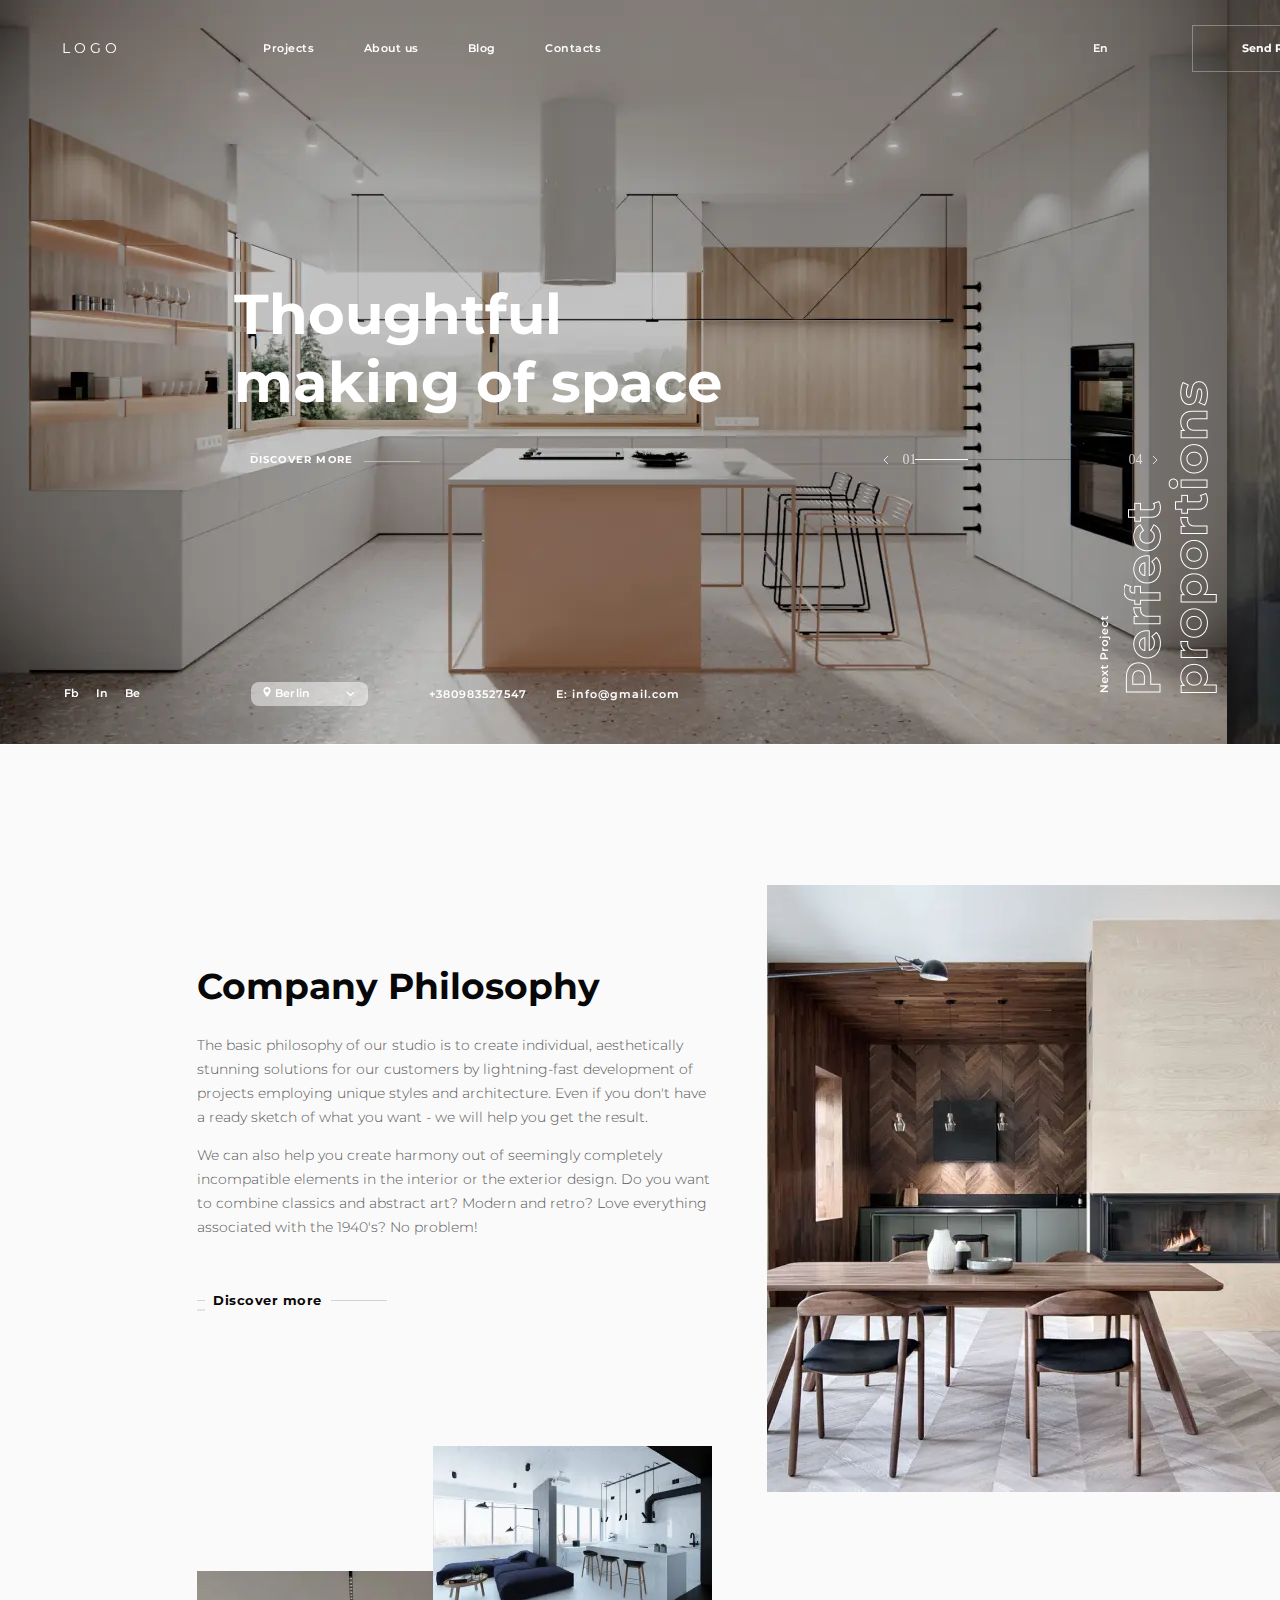
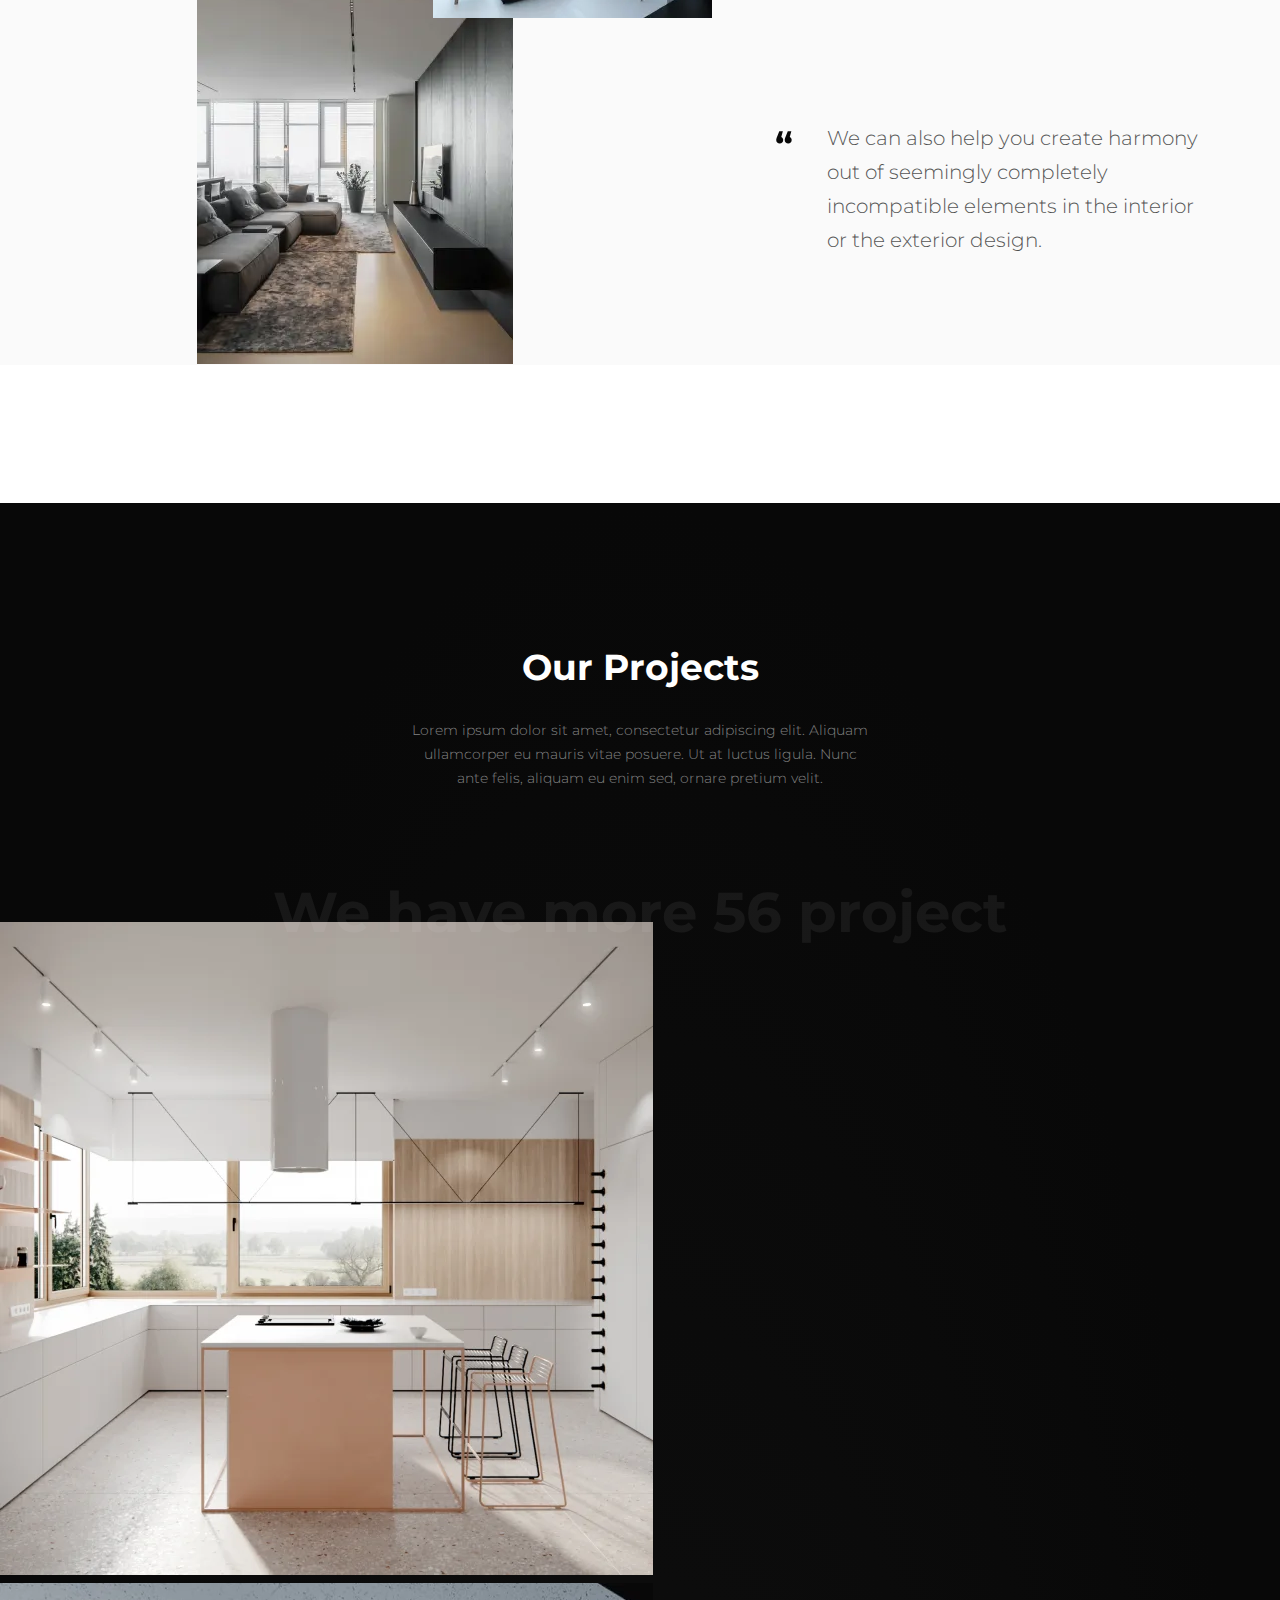
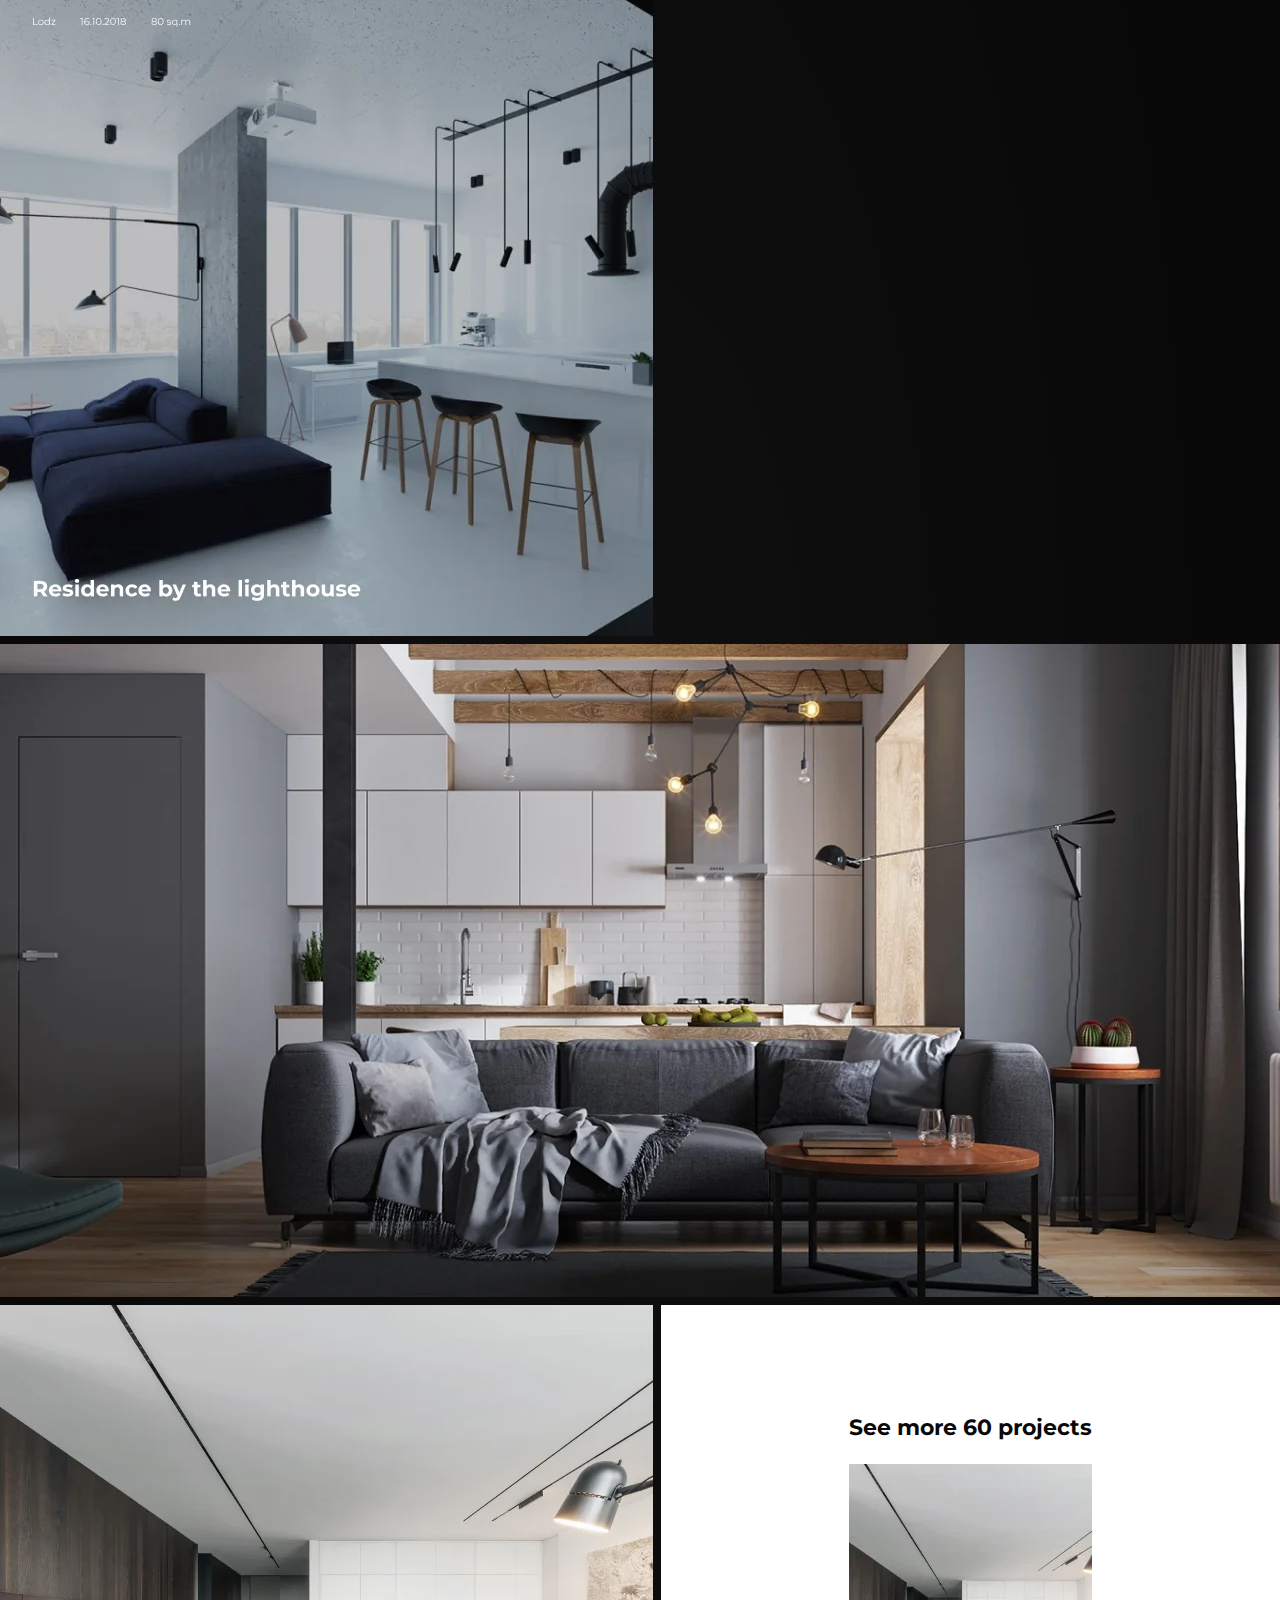
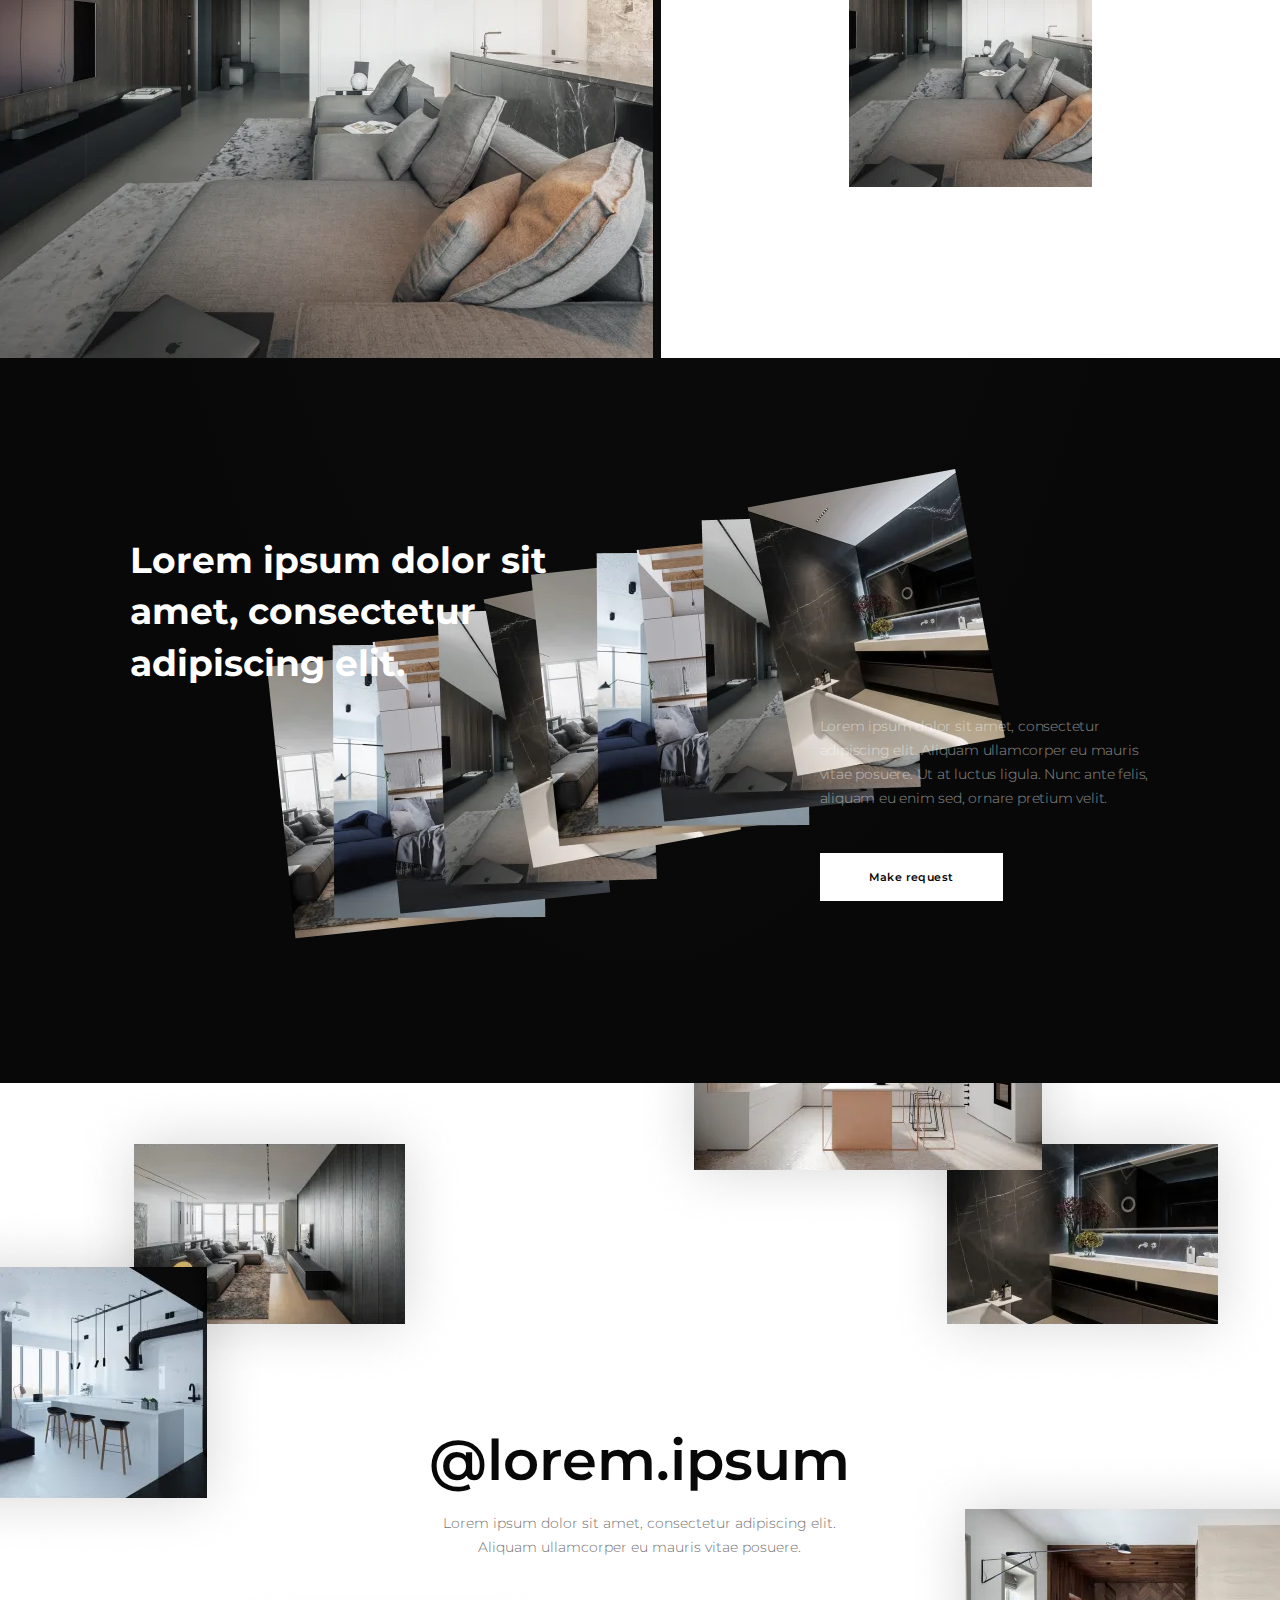
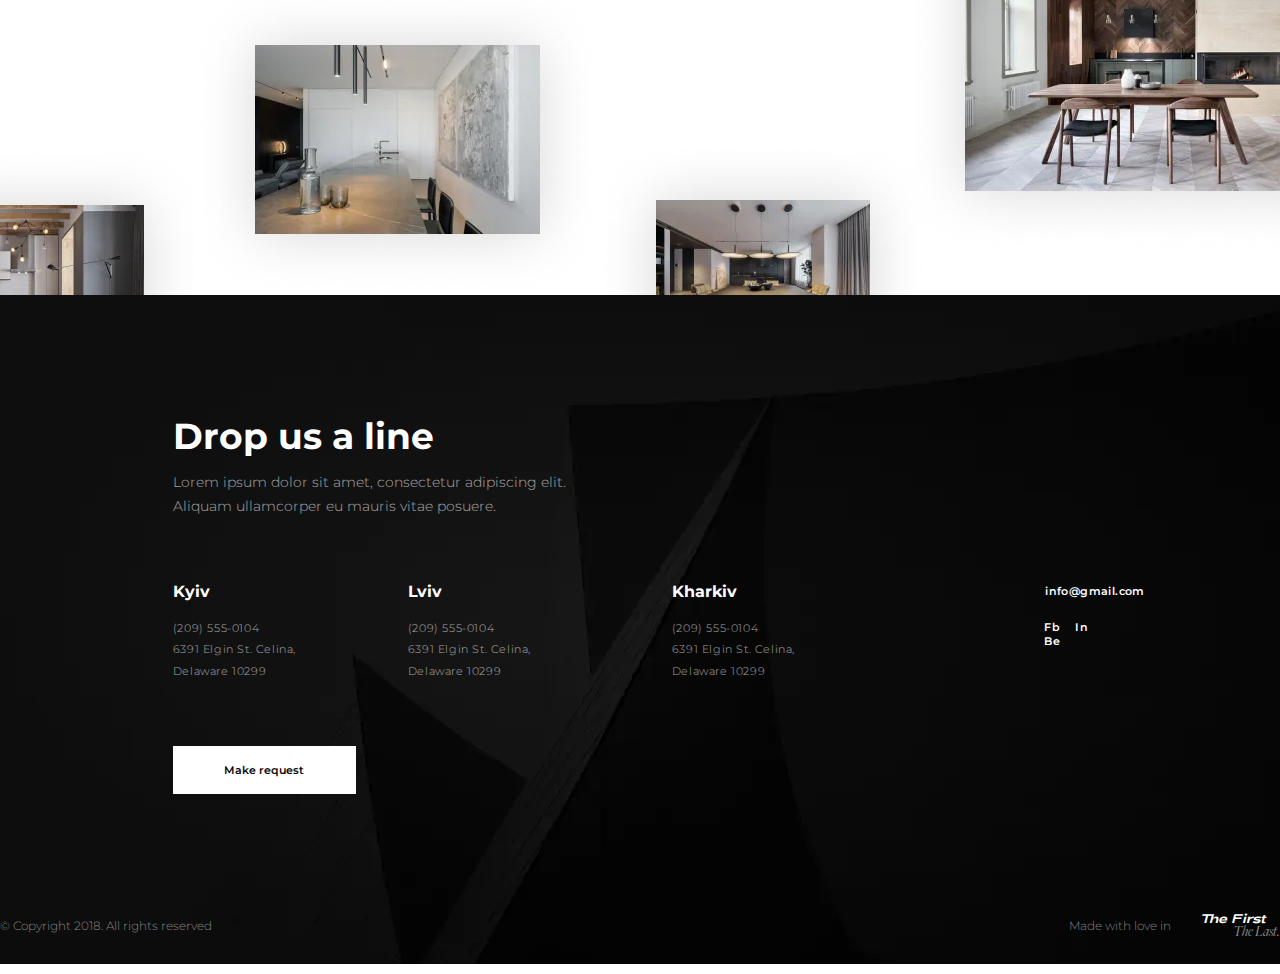
<file: index.html>
<!DOCTYPE html>
<html lang="en">
<!--<head>
    <meta charset="UTF-8">
    <meta http-equiv="X-UA-Compatible" content="IE=edge">
    <meta name="viewport" content="width=device-width, initial-scale=1.0">
    <title>Main</title>
</head>-->
 <head>
	<meta charset="UTF-8">
	<meta http-equiv="X-UA-Compatible" content="IE=edge">
	<meta name="viewport" content="width=device-width, initial-scale=1.0">
	<meta name="description" content="studio interior - your best choice">
	<link rel="stylesheet" href="css/style.min.css">
	<link rel="stylesheet" href="https://cdn.jsdelivr.net/npm/swiper@8/swiper-bundle.min.css"/>
	<link rel="preconnect" href="https://fonts.googleapis.com">
    <link rel="preconnect" href="https://fonts.gstatic.com" crossorigin>
    <link href="https://fonts.googleapis.com/css2?family=Montserrat&display=swap" rel="stylesheet">
	<link rel="preconnect" href="https://fonts.googleapis.com"><link rel="preconnect" href="https://fonts.gstatic.com" crossorigin><link href="https://fonts.googleapis.com/css2?family=Montserrat:wght@600&display=swap" rel="stylesheet">
	<link rel="preconnect" href="https://fonts.googleapis.com"><link rel="preconnect" href="https://fonts.gstatic.com" crossorigin><link href="https://fonts.googleapis.com/css2?family=Montserrat:wght@700&display=swap" rel="stylesheet">
	<link rel="preconnect" href="https://fonts.googleapis.com"><link rel="preconnect" href="https://fonts.gstatic.com" crossorigin><link href="https://fonts.googleapis.com/css2?family=Montserrat:wght@300&display=swap" rel="stylesheet">

	 <title>Main</title>
</head>
<body>
    <div class="wrapper">
    <div class="main-introduction">
          <div class="main-introduction_imgWrapper">
            <div class="image-slider swiper-container">
                <div class="swiper-wrapper">                   
          <div class="swiper-slide slider1"><img src="img/main-descriptionBig.webp" alt="" class="main-introduction_imgBig"></div>
          <div class="swiper-slide slider2"><img src="img/main-slider_img1.webp" alt="" class="slider-img1"></div>
          <div class="swiper-slide slider3"><img src="img/main-slider_img1-768.webp" alt="" class="slider-img1"></div>
          <div class="swiper-slide slider4"><img src="img/slider-img1-320.webp" alt="" class="slider-img1"></div>
            <div class="swiper-slide"><img src="img/main-sliderImg3.webp" alt="" class="slider-img3"></div>
            <div class="swiper-slide"><img src="img/main-sliderImg4.webp" alt="" class="slider-img4"></div>
            <div class="swiper-slide"><img src="img/main-sliderImg2.webp" alt="" class="slider-img5"></div>
                </div>
               
                <div class="swiper-pagination"></div>
                <div class="image-slider_fraction">
                    <div class="image-slider_current">01</div>
                    <div class="image-slider_separator"></div>
                    <div class="image-slider_total"></div>
                </div>
            </div>
        </div>
        <div class="header-wrapper">
    <div class="header-container">
        <span class="header-logo"><a class="header-logo_link" href="main.html">LOGO</a></span>
        <nav class="header-navigation">
            <a href="projects.html" class="header-link">Projects</a>
            <a href="about.html" class="header-link">About us</a>
            <a href="news.html" class="header-link">Blog</a>
            <a href="contact.html" class="header-link">Contacts</a>
        </nav>
        <div class="header-burger">
            <div class="header-burger_lines">
                <span class="header-burger_line"></span>
                <span class="header-burger_line2"></span>
            </div>
            <span class="header-burger_title">Menu</span>
        </div>
        <span class="header-language">En</span>
        <a href="pop-up.html" class="header-button">Send Request</a>
    </div>
</div>

<div class="modal-menu">
    <div class="modal-menu_wrapper">
        <div class="modal-menu_container">
           <div class="modal-menu_headerWrapper">
            <div class="header-wrapper">
                <div class="header-container">
                    <span class="header-logo"><a class="header-logo_link" href="main.html">LOGO</a></span>
                    <nav class="header-navigation">
                        <a href="projects.html" class="header-link">Projects</a>
                        <a href="about.html" class="header-link">About us</a>
                        <a href="404.html" class="header-link">Blog</a>
                        <a href="contact.html" class="header-link">Contacts</a>
                    </nav>
                    <div class="header-burger">
                        <div class="modal-burger_lines">
                            <span class="modal-burger_line"></span>
                            <span class="modal-burger_line2"></span>
                        </div>
                        <span class="header-burger_title">Menu</span>
                    </div>
                    <span class="header-language">En</span>
                    <a href="pop-up.html" class="header-button">Send Request</a>
                </div>
            </div>
           </div>
            <div class="burger-navigation_menu">
                <a href="main.html" class="burger-navigation_menuItem">Home</a>
                <a href="projects.html" class="burger-navigation_menuItem">Projects</a>
                <a href="about.html" class="burger-navigation_menuItem">About us</a>
                <a href="404.html" class="burger-navigation_menuItem">Blog</a>
                <a href="contact.html" class="burger-navigation_menuItem">Contacts</a>
            </div>
            <a href="pop-up.html" class="modal-menu_button">Send Request</a>
            <div class="introduction-footer">
                <div class="introduction-footer_socialMedia">
                    <a href="#">Fb</a>
                    <a href="#">In</a>
                    <a href="#">Be</a>
                </div>
                <div class="introduction-footer_geo">
                    <img class='geo-icon' src="img/geo-icon.svg" alt="">
                    <span>Berlin</span>
                    <img class='geo-arrow' src="img/geo-arrow.svg" alt="">
                </div>
                <div class="introduction-footer_contacts">
                    <span class="footer_contacts_phone modal-burger_span">+380983527547</span>
                    <span>E: info@gmail.com</span>
                </div>
             </div>
        </div>
      
    </div>
   </div>
 

<script>
    const lines = document.querySelector('.header-burger_lines');
    const line = document.querySelector('.header-burger_line');
    const line2 = document.querySelector('.header-burger_line2');
    const menuBurger = document.querySelector('.modal-menu');
    const header = document.querySelector('.header-burger_lines');
    const modalLine = document.querySelector('.modal-burger_line');
    const modalLine2 = document.querySelector('.modal-burger_line2');

  
    lines.addEventListener('click', () => {
   /* line.style.transform = "rotate(-45deg)";
    line2.style.transform = "rotate(45deg)";
    line2.style.marginTop = '0px';
    line.style.marginTop = '5px';*/
     menuBurger.style.display = 'block';
    })
   
</script>
<script>
    const closeW = document.querySelector('.modal-burger_lines');
    const meneM = document.querySelector('.modal-menu');
    closeW.addEventListener('click', () => {
    meneM.style.display = 'none';
   /* line.style.transform = "rotate(0deg)";
    line2.style.transform = "rotate(0deg)";
    line.style.marginTop = '8px';*/
    })
    </script>
         <h1 class="main-title">Thoughtful<br class="main-titleBr">making of space</h1>
        <a href="projects.html" class="main-title_discoverLink">Discover more</a>
        <div class="main-introduction_sliderPage">
        <img class="sliderPage-leftArrow" src="img/slider-leftArrow.svg" alt="">
        <span></span>
       <!--<img class="slider-leftLine" src="img/slider-leftLine.svg" alt="">
        <img class="slider-rightLine" src="img/slider-leftLine.svg" alt="">-->
        <span class="slider-rightPage"></span>
        <img src="img/slider-rightArrow.svg" alt="">
    </div>
    <div class="main-introduction_verticalText">
        <img src="img/Next Project.webp" alt="" class="_verticalText1">
        <img src="img/Perfect proportions.webp" alt="" class="_verticalText2">
        </div>
    <div class="main-introduction_verticalText-1024">
        <img src="img/Next Project-1024.svg" alt="" class="_verticalText1">
        <img src="img/Perfect proportions-1024.svg" alt="" class="_verticalText2">
        </div>
        <div class="main-introduction_verticalText-768">
            <img src="img/Next Project-768.svg" alt="" class="_verticalText1">
            <img src="img/Perfect proportions-768.svg" alt="" class="_verticalText2">
            </div>
        <div class="main-introduction_verticalText-375">
            <img src="img/Perfect proportions-375.svg" alt="" class="_verticalText2">
            </div>
     <div class="introduction-footer">
        <div class="introduction-footer_socialMedia">
            <a href="contact.html">Fb</a>
            <a href="contact.html">In</a>
            <a href="contact.html">Be</a>
        </div>
        <div class="introduction-footer_geo">
            <img class='geo-icon' src="img/geo-icon.svg" alt="">
            <span>Berlin</span>
            <img class='geo-arrow' src="img/geo-arrow.svg" alt="">
        </div>
        <div class="introduction-footer_contacts">
            <span class="footer_contacts_phone">+380983527547</span>
            <span>E: info@gmail.com</span>
        </div>
     </div>
       </div>
       <div class="icon-navigation">
        <div class="icon-navigation_container">
            <img src="img/icon-navigation_leftArrow.svg" alt="" class="icon-navigation_img">
            <img src="img/icon-navigation_rightArrow.svg" alt="" class="icon-navigation_img">
            <img src="img/icon-navigation_folder.svg" alt="" class="icon-navigation_img">
            <img src="img/icon-navigation_book.svg" alt="" class="icon-navigation_img">
            <img src="img/icon-navigation_doubleBook.svg" alt="" class="icon-navigation_img">
        </div>
       </div>
    <main class="main-main">
     <section class="company-philosophy">
        <div class="company-philosophy_wrapper">
            <div class="company-philosophy_container">
                <div class="company-philosophy_leftColumn">
                    <div class="_leftColumn-description">
                        <h2 class="_leftColumn-descriptionTitle">Company Philosophy </h2>
                        <p class="_leftColumn-descriptionText _leftColumn-text1">The basic philosophy of our studio is 
                            to create individual, aesthetically stunning solutions for our customers by
                             lightning-fast development of projects employing unique styles and 
                             architecture. Even if you don't have a ready sketch of what you want - 
                             we will help you get the result.</p>
                        <p class="_leftColumn-descriptionText _leftColumn-text2">We can also help you create harmony out of 
                            seemingly completely incompatible elements in the interior or the exterior design. 
                            Do you want to combine classics and abstract art? Modern and retro? Love 
                            everything associated with the 1940's? No problem! </p>
                        <a href="projects.html" class="_leftColumn-description_link">Discover more</a>
                    </div>
                    <div class="__leftColumn-imgWrapper">
                        <img src="img/company-philosophy_1img.webp" alt="" class="_leftColumn_img1">
                        <img src="img/company-philosofy_2img.webp" alt="" class="_leftColumn_img2">
                    </div>
                </div>
                <div class="company-philosophy_rightColumn">
                    <img src="img/company-philosophy_3img.webp" alt="" class="_rightColumn-img">
                    <div class="_rightColumn-text">
                        <img src="img/brackets.svg" alt="">
                        <p>We can also help you create harmony out of seemingly completely incompatible
                             elements in the interior or the exterior design. </p>
                    </div>
                </div>
            </div>
        </div>
     </section>
     <section class="our-projects">
        <div class="our-projects_wrapper">
            <div class="our-projects_container">
                <div class="our-projects_header">
                    <h2 class="our-projects_title">Our Projects</h2>
                    <p class="our-projects_headerText">Lorem ipsum dolor sit amet, consectetur adipiscing elit.
                         Aliquam ullamcorper eu mauris vitae posuere. Ut at luctus ligula. Nunc ante felis, 
                         aliquam eu enim sed, ornare pretium velit.</p>
                         <p class="our-projects_bottomText">We have more 56 project</p>
                </div>
                <div class="our-projects_gallery">
                    <img src="img/our-projects_img1.webp" alt=""> 
                    <img src="img/our-projects_img2.webp" alt="">
                    <img src="img/our-projects_img3.webp" alt="">
                    <img src="img/our-projects_img4.webp" alt="">
                    <div class="_gallery-moreProjects">
                        <a href="projects.html">See more 60 projects</a>
                        <img src="img/our-projects_img5.webp" alt="">
                    </div>
                </div>
                <div class="our-projects_gallery1024">
                    <img src="img/our-projects_img1-1024(text).webp" alt=""> 
                    <img src="img/our-projects_img2-1024(text).webp" alt="">
                    <img src="img/our-projects_img3-1024(text).webp" alt="">
                    <img src="img/our-projects_img4-1024(text).webp" alt="">
                    <div class="_gallery-moreProjects">
                        <a href="projects.html">See more 60 projects</a>
                        <img src="img/our-projectss_img5-1024.webp" alt="">
                    </div>
                </div>
                <div class="our-projects_gallery768">
                    <img src="img/our-projects_1img-768.webp" alt=""> 
                    <img src="img/our-projects_2img-768.webp" alt="">
                    <img src="img/our-projects_3img-768.webp" alt="">
                    <img src="img/our-projects_4img-768.webp" alt="">
                    <div class="_gallery-moreProjects">
                        <a href="projects.html">See more 60 projects</a>
                        <img src="img/our-projectss_img5-1024.webp" alt="" class="our-projects_5img">
                    </div>
                </div>
                <div class="our-projects_gallery375">
                    <img src="img/our-projects_1img-375.webp" alt=""> 
                    <img src="img/our-projects_2img-375.webp" alt="">
                    <img src="img/our-projects_3img-375.webp" alt="">
                    <img src="img/our-projects_4img-375.webp" alt="">
                    <img src="img/our-projects_5img-375.webp" alt="">
                    <div class="_gallery-moreProjects">
                        <a href="projects.html">See more 60 projects</a>
                        <img src="img/our-projects_6img-375.webp" alt="" class="our-projects_6img">
                    </div>
                </div>

                <div class="our-projects_galleryFooter">
                    <p class="_galleryFooter-text">Lorem ipsum dolor <br class="gallery-footerBr">sit amet, consectetur adipiscing elit. </p>
                    <img src="img/gallery-footer_group.webp" alt="" class="_galleryFooter_img">
                     <div class="_galleryFooter-request">
                        <p class="_request-text">Lorem ipsum dolor sit amet, consectetur adipiscing elit. Aliquam 
                            ullamcorper eu mauris vitae posuere. Ut at luctus ligula. Nunc ante felis, aliquam eu enim 
                            sed, ornare pretium velit.</p>
                        <a href="pop-up.html" class="_request-button">Make request</a>
                    </div>
                </div>
            </div>
        </div>
     </section>
     <section class="main-white_gallery">
        <div class="white-gallery_wrapper">
            <div class="white-gallery_info">
                <h2 class="white-gallery_title">@lorem.ipsum</h2>
                <h2 class="white-gallery_title-375">@hilight.design</h2>
                <p class="white-gallery_text">Lorem ipsum dolor sit amet, consectetur adipiscing elit. 
                    Aliquam ullamcorper eu mauris vitae posuere. </p>
            </div>
            <div class="white-gallery_img">
            <img class="white-gallery_img1" src="img/white-gallery_img1.webp" alt="">
            <img class="white-gallery_img2" src="img/white-gallery_img2.webp" alt="">
            <img class="white-gallery_img3" src="img/white-gallery_img3.webp" alt="">
            <img class="white-gallery_img4" src="img/white-gallery_img4.webp" alt="">
            <img class="white-gallery_img5" src="img/white-gallery_img5.webp" alt="">
            <img class="white-gallery_img6" src="img/white-gallery_img6.webp" alt="">
            <img class="white-gallery_img7" src="img/white-gallery_img7.webp" alt="">
            <img class="white-gallery_img8" src="img/white-gallery_img8.webp" alt="">
            </div>
            <div class="white-gallery_img1024">
                <img class="white-gallery_img1" src="img/white-gallery_img1-1024.webp" alt="">
                <img class="white-gallery_img2" src="img/white-gallery_img2-1024.webp" alt="">
                <img class="white-gallery_img3" src="img/white-gallery_img3-1024.webp" alt="">
                <img class="white-gallery_img4" src="img/white-gallery_img4-1024.webp" alt="">
                <img class="white-gallery_img5" src="img/white-gallery_img5-1024.webp" alt="">
                <img class="white-gallery_img6" src="img/white-gallery_img6-1024.webp" alt="">
                <img class="white-gallery_img7" src="img/white-gallery_img7-1024.webp" alt="">
               </div>
               <div class="white-gallery_img768">
                <img class="white-gallery_img1" src="img/white-gallery_1img-768.webp" alt="">
                <img class="white-gallery_img2" src="img/white-gallery_2img-768.webp" alt="">
                <img class="white-gallery_img3" src="img/white-gallery_3img-768.webp" alt="">
                <img class="white-gallery_img4" src="img/white-gallery_4img-768.webp" alt="">
                <img class="white-gallery_img5" src="img/white-gallery_5img-768.webp" alt="">
                <img class="white-gallery_img6" src="img/white-gallery_6img-768.webp" alt="">
                <img class="white-gallery_img7" src="img/white-gallery_7img-768.webp" alt="">
               </div>
               <div class="white-gallery_img375">
                <img class="white-gallery_img1" src="img/white-gallery_1img-375.webp" alt="">
                <img class="white-gallery_img2" src="img/white-gallery_2img-375.webp" alt="">
                <img class="white-gallery_img3" src="img/white-gallery_3img-375.webp" alt="">
                <img class="white-gallery_img4" src="img/white-gallery_4img-375.webp" alt="">
                <img class="white-gallery_img5" src="img/white-gallery_5img-375.webp" alt="">
                <img class="white-gallery_img6" src="img/white-gallery_6img-375.webp" alt="">
                <img class="white-gallery_img7" src="img/white-gallery_7img-375.webp" alt="">
               </div>
        </div>
     </section>
     <section class="main-contacts">
        <div class="main-contacts_wrapper">
            <div class="main-contacts_container">
                <div class="main-contacts_header">
                    <h3 class="_contacts_headerTitle">Drop us a line</h3>
                    <h3 class="_contacts_headerTitle-1024">Get in touch</h3>
                    <p>Lorem ipsum dolor sit amet, consectetur adipiscing elit. Aliquam ullamcorper 
                        eu mauris vitae posuere. </p>
                </div>
                <div class="main-contacts_location">
                    <div class="_location-Kyiv _contacts-city">
                        <h4 class="_location-city">Kyiv</h4>
                        <span>(209) 555-0104</span>
                        <span>6391 Elgin St. Celina,</span>
                        <span>Delaware 10299</span>
                    </div>
                    <div class="_location-Lviv _contacts-city">
                        <h4 class="_location-city">Lviv</h4>
                        <span>(209) 555-0104</span>
                        <span>6391 Elgin St. Celina,</span>
                        <span>Delaware 10299</span>
                    </div>
                    <div class="_location-Kharkiv _contacts-city">
                        <h4 class="_location-city">Kharkiv</h4>
                        <span>(209) 555-0104</span>
                        <span>6391 Elgin St. Celina,</span>
                        <span>Delaware 10299</span>
                    </div>
                    <div class="_location-contacts">
                        <span class="_location-contacts_email">info@gmail.com</span>
                        <span class="_location-contacts_language">Fb In Be</span>
                    </div>
                </div>
                <a href="pop-up.html" class="main-contacts_button">Make request</a>
            </div>
            
        </div>
       <div class="main-footer"><!DOCTYPE html>
<html lang="en">
<head>
    <meta charset="UTF-8">
    <meta http-equiv="X-UA-Compatible" content="IE=edge">
    <meta name="viewport" content="width=device-width, initial-scale=1.0">
    <title>Footer</title>
</head>
<body>
    <div class="footer-wrapper">
       <div class="footer-container">
        <span class="footer-allRights">© Copyright 2018. All rights reserved</span>
        <div class="footer-logoWrapper">
            <span class="footer-aboutLove">Made with love in</span>
            <div class="footer-words_wrapper">
            <span class="footer-first">The First</span>
            <span class="footer-last">The Last.</span>
            </div>
        </div>
       </div>
    </div>
</body>
</html>
</div>
     </section>
    </main>
   
    </div>
    <script src="https://cdn.jsdelivr.net/npm/swiper@8/swiper-bundle.min.js"></script>
    <script>let myImageSlider = new Swiper('.image-slider', {
       /* navigation: {
           /* nextE1: '.swiper-button-next',
            prevE1: '.swiper-button-prev',
        },*/
        pagination: {
            el: '.swiper-pagination',
            /*clickable: true,
            dynemicBullets: true,*/
            type: 'progressbar',
            },
            //freeMode: true,
             })
            
    </script>
   <script>
    let mySliderAllSlides = document.querySelector('.image-slider_total');
    let mySliderCurrentSlide = document.querySelector('.image-slider_current');
    let zero = '0';	   
    let minus = '3';	   
   
    mySliderAllSlides.innerHTML = zero + (myImageSlider.slides.length - minus);
    myImageSlider.on('slideChange', function () {
        let currentSlide = ++myImageSlider.realIndex;
        mySliderCurrentSlide.innerHTML = zero + currentSlide;
    })
   </script>
   
</body>
</html>
</file>
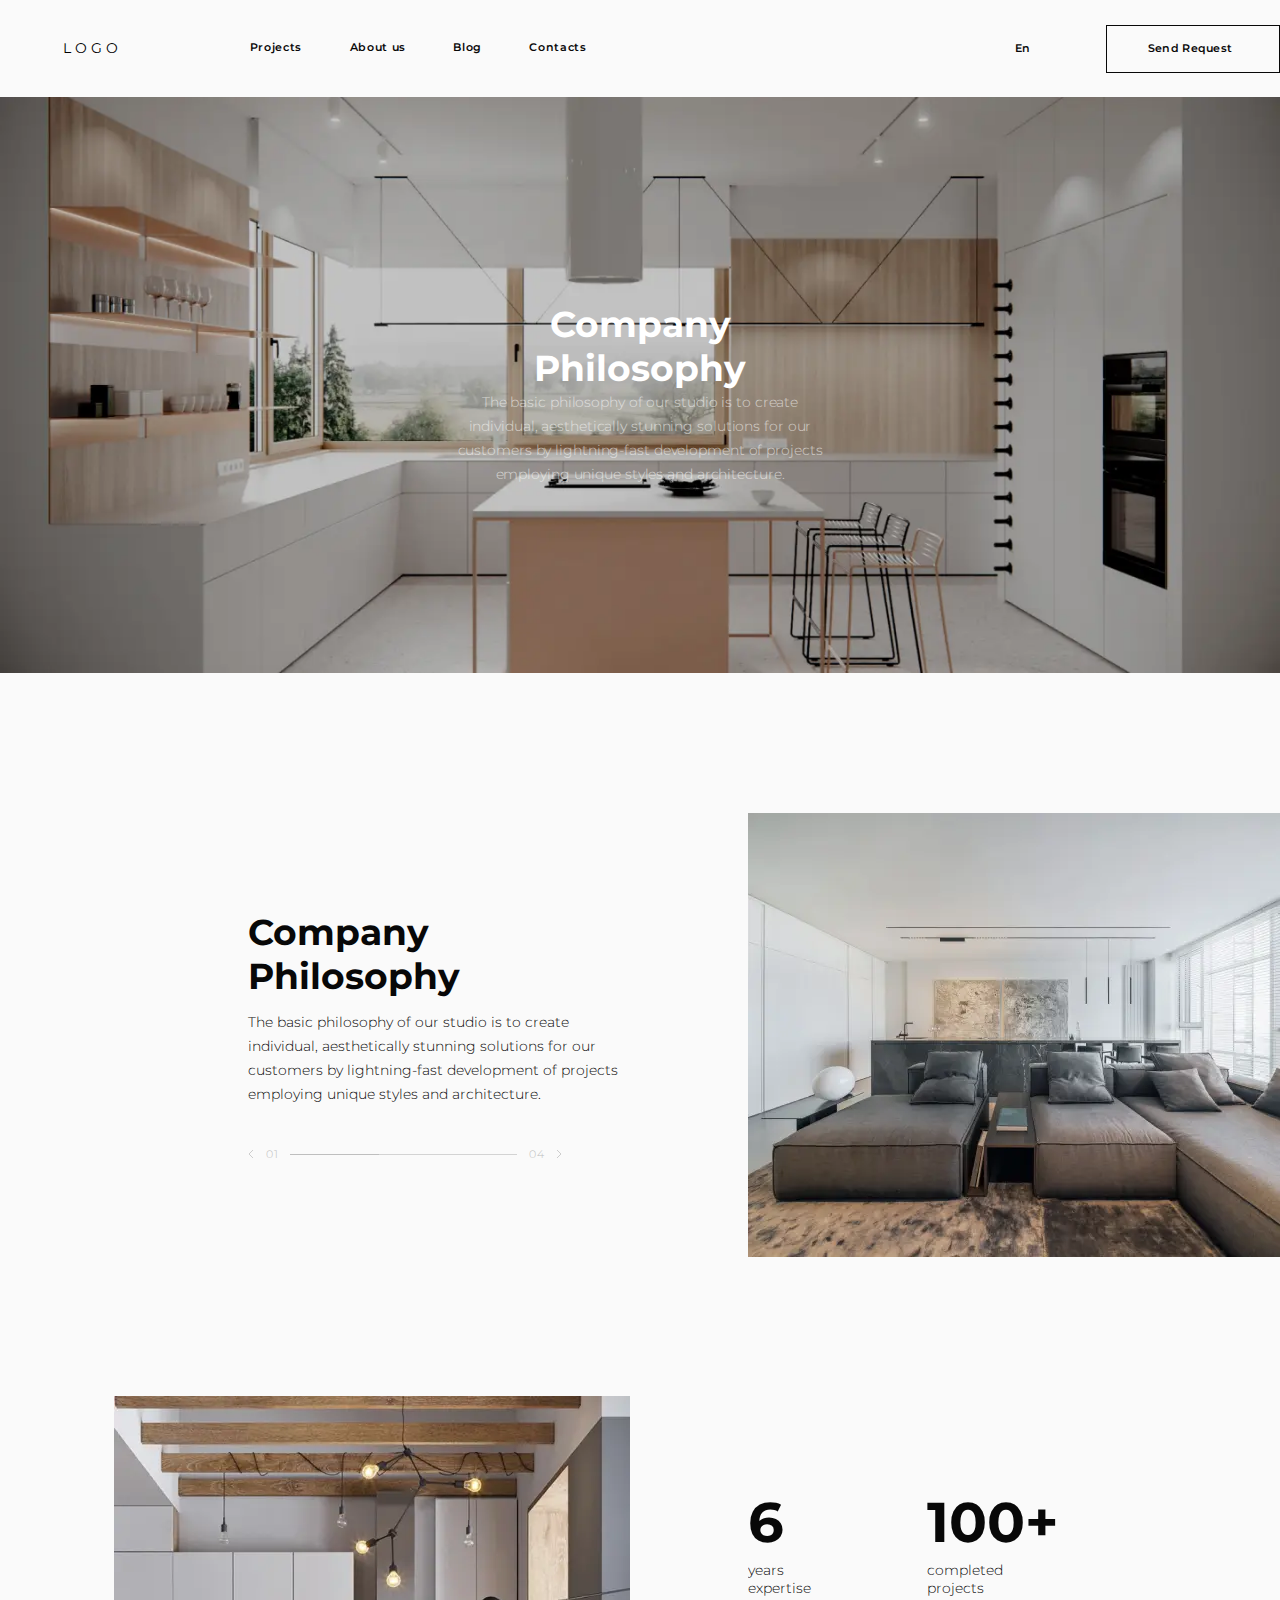
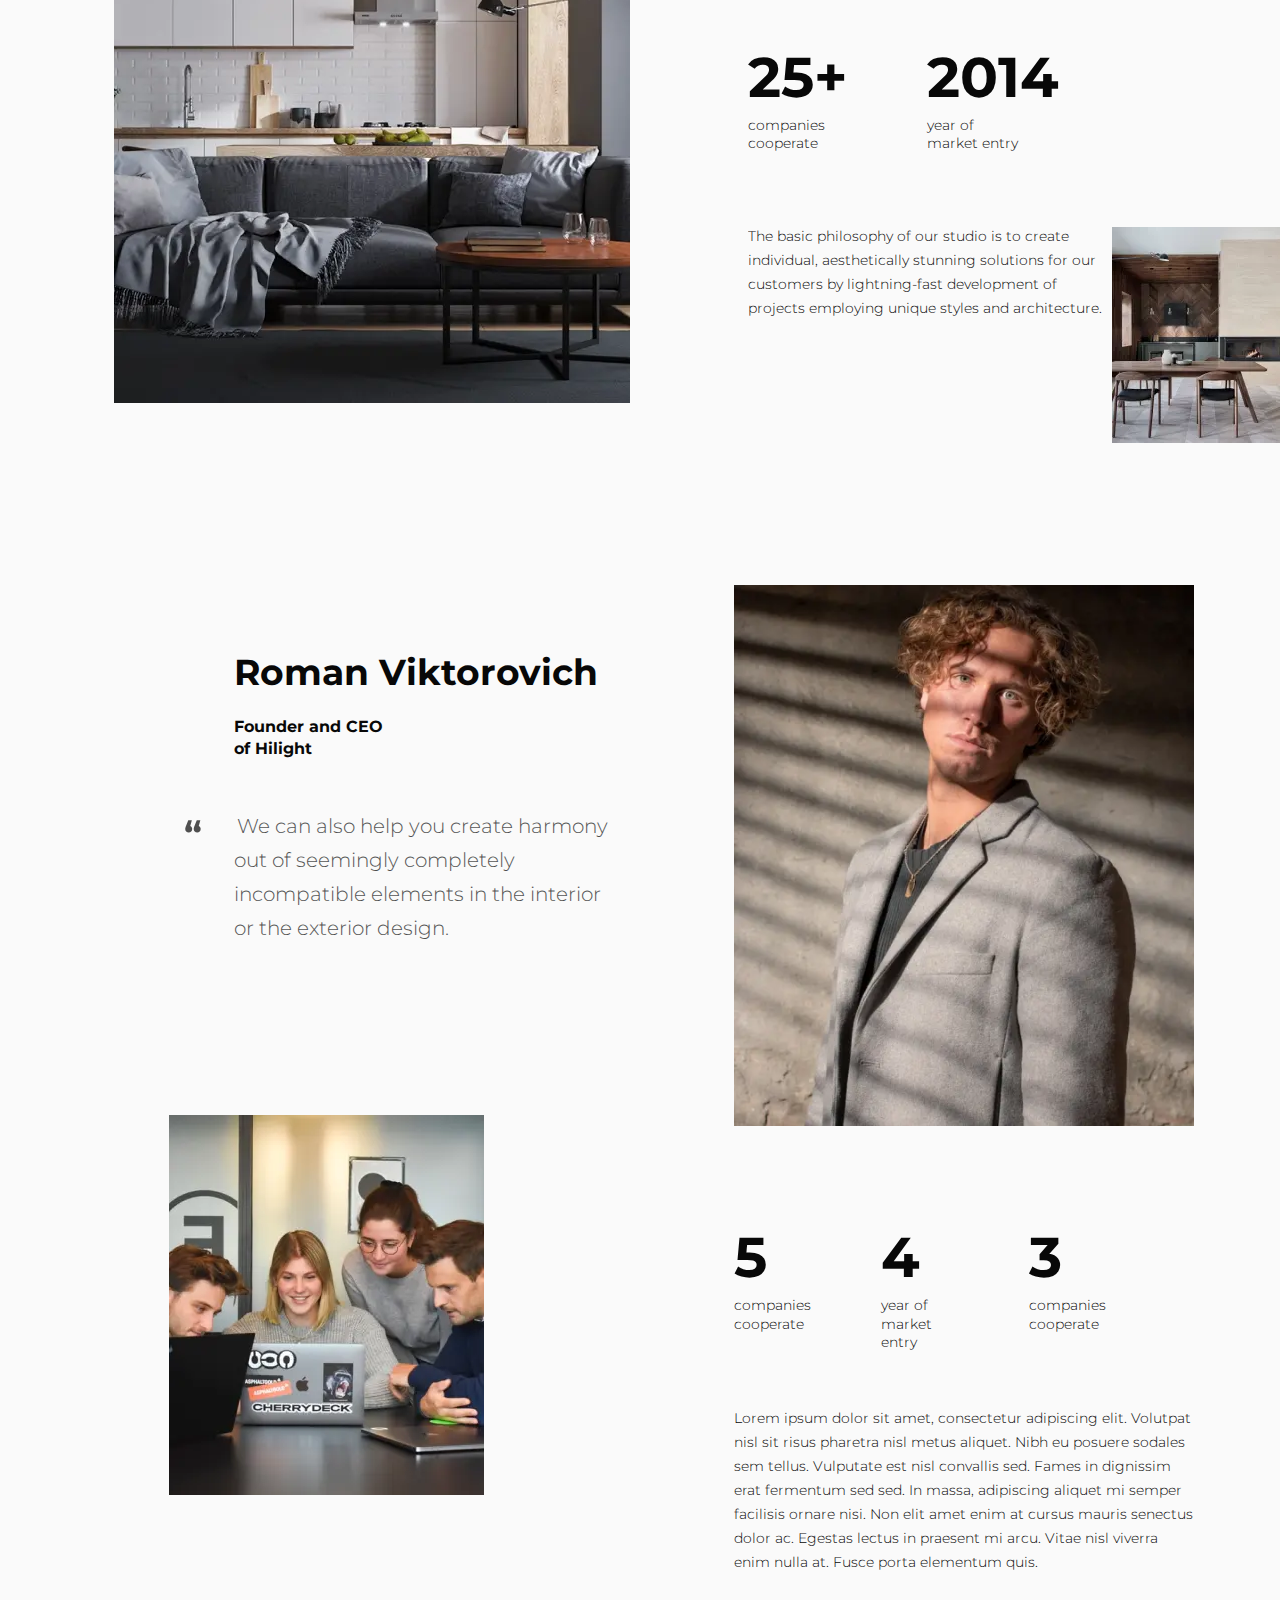
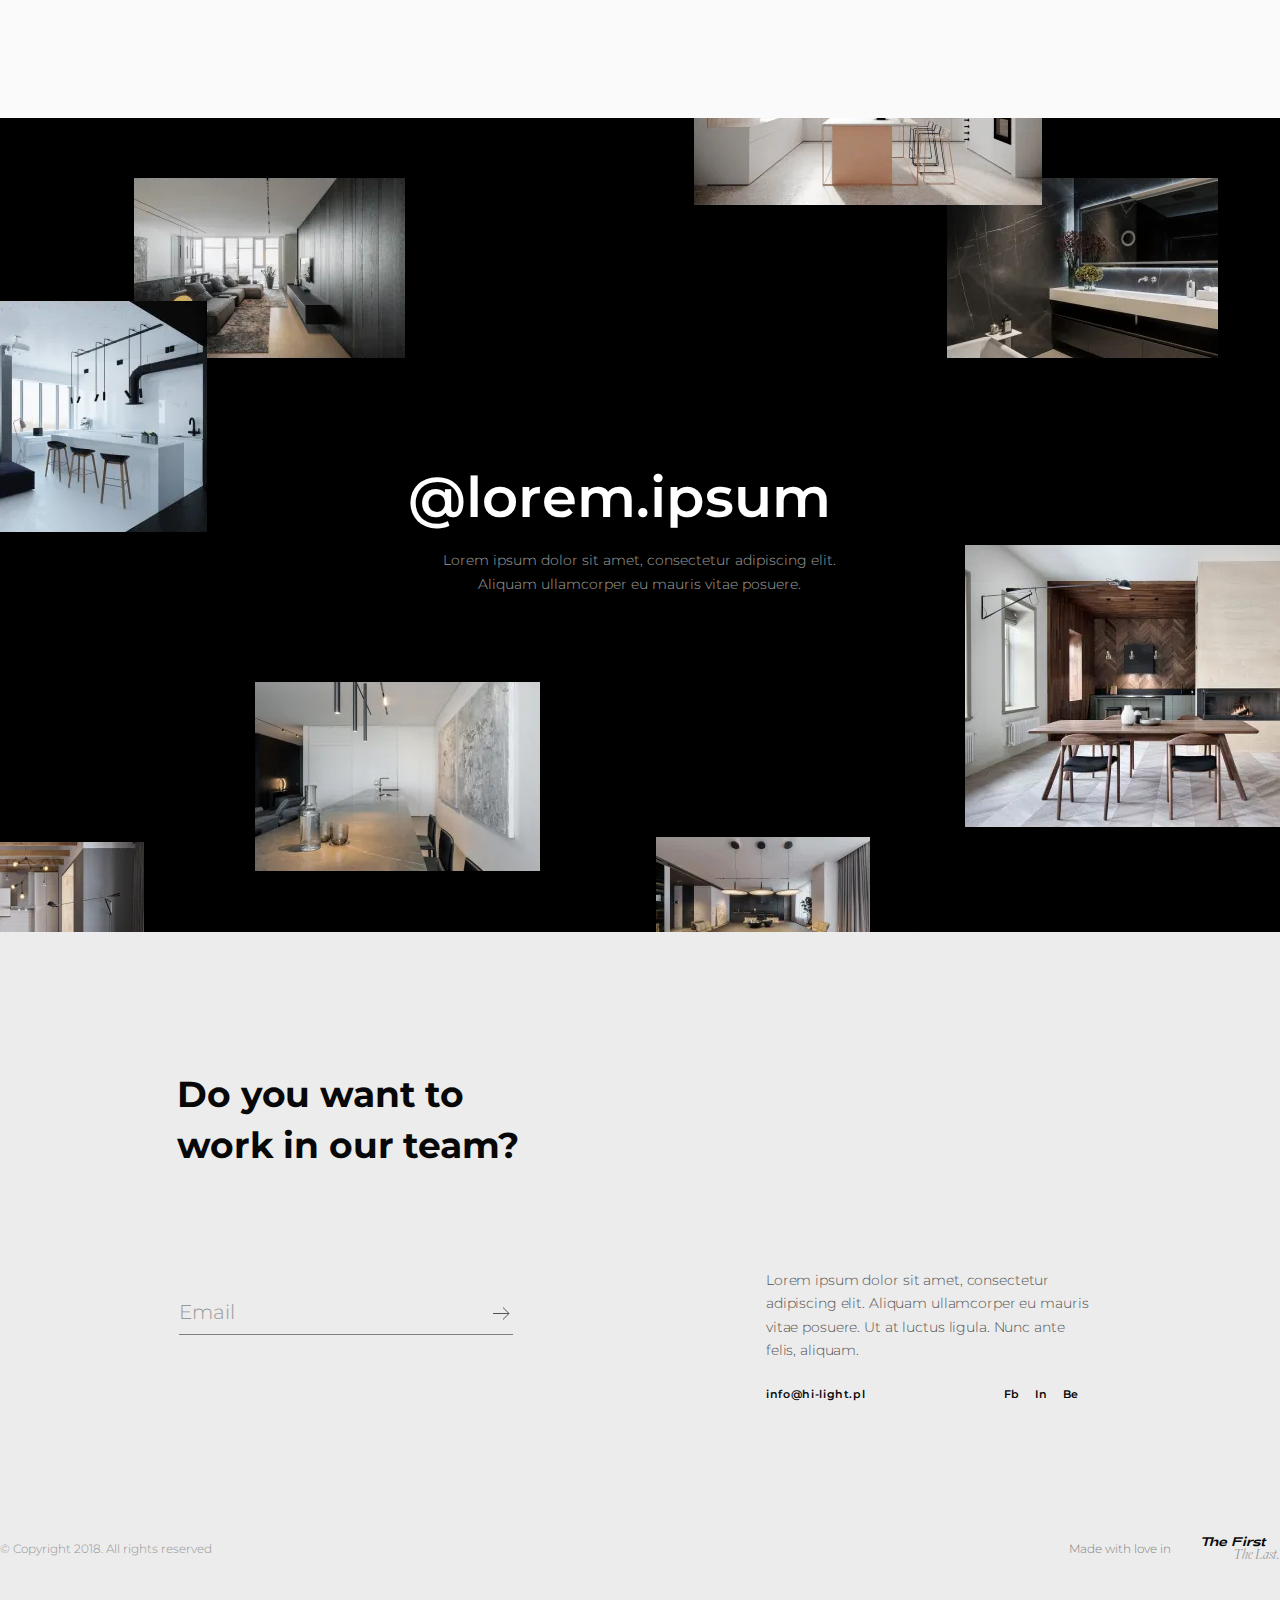
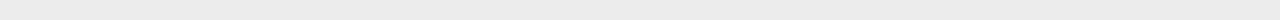
<file: about.html>
<!DOCTYPE html>
<html lang="en">
     <head>
	<meta charset="UTF-8">
	<meta http-equiv="X-UA-Compatible" content="IE=edge">
	<meta name="viewport" content="width=device-width, initial-scale=1.0">
	<meta name="description" content="studio interior - your best choice">
	<link rel="stylesheet" href="css/style.min.css">
	<link rel="stylesheet" href="https://cdn.jsdelivr.net/npm/swiper@8/swiper-bundle.min.css"/>
	<link rel="preconnect" href="https://fonts.googleapis.com">
    <link rel="preconnect" href="https://fonts.gstatic.com" crossorigin>
    <link href="https://fonts.googleapis.com/css2?family=Montserrat&display=swap" rel="stylesheet">
	<link rel="preconnect" href="https://fonts.googleapis.com"><link rel="preconnect" href="https://fonts.gstatic.com" crossorigin><link href="https://fonts.googleapis.com/css2?family=Montserrat:wght@600&display=swap" rel="stylesheet">
	<link rel="preconnect" href="https://fonts.googleapis.com"><link rel="preconnect" href="https://fonts.gstatic.com" crossorigin><link href="https://fonts.googleapis.com/css2?family=Montserrat:wght@700&display=swap" rel="stylesheet">
	<link rel="preconnect" href="https://fonts.googleapis.com"><link rel="preconnect" href="https://fonts.gstatic.com" crossorigin><link href="https://fonts.googleapis.com/css2?family=Montserrat:wght@300&display=swap" rel="stylesheet">

	 <title>About</title>
</head>
<body>
    <div class="aboutPage-wrapper">
       <div class="aboutPage-container"><!DOCTYPE html>
<html lang="en">
<head>
    <meta charset="UTF-8">
    <meta http-equiv="X-UA-Compatible" content="IE=edge">
    <meta name="viewport" content="width=device-width, initial-scale=1.0">
    <title>@@title</title>
</head>
<body>
    <div class="header-dark_wrapper">
       <a class="darkHeader-logo_link" href="main.html">
       <!--<img src="img/header-dark_logo.svg" alt="" class="header-dark_logo">-->
       <span class="header-dark_logo">LOGO</span>

    </a>
        <nav class="header-dark_navigation">
            <a href="projects.html">Projects</a>
            <a href="about.html">About us</a>
            <a href="news.html">Blog</a>
            <a href="contact.html">Contacts</a>
        </nav>
        <div class="header-dark_burger">
            <div class="headerDark-burger_lines">
                <span class="headerDark-burger_line"></span>
                <span class="headerDark-burger_line2"></span>
            </div>
            <span class="headerDark-burger_title">Menu</span>
        </div>
        <ul class="header-dark_language">
            <li>En</li>
        </ul>
        <a href="pop-up.html" class="header-dark_button">Send Request</a>
    </div>
    <!---------------------------------------------------------------------------------------------------------->
    <div class="modal-menu">
        <div class="modal-menu_wrapper">
            <div class="modal-menu_container">
                <div class="header-wrapper">
                    <div class="header-container">
                        <span class="header-logo"><a class="header-logo_link" href="main.html">LOGO</a></span>
                        <nav class="header-navigation">
                            <a href="projects.html" class="header-link">Projects</a>
                            <a href="about.html" class="header-link">About us</a>
                            <a href="404.html" class="header-link">Blog</a>
                            <a href="contact.html" class="header-link">Contacts</a>
                        </nav>
                        <div class="header-burger">
                            <div class="modal-burger_lines">
                                <span class="modal-burger_line"></span>
                                <span class="modal-burger_line2"></span>
                            </div>
                            <span class="header-burger_title">Menu</span>
                        </div>
                        <span class="header-language">En</span>
                        <a href="pop-up.html" class="header-button">Send Request</a>
                    </div>
                </div>
               
                <div class="burger-navigation_menu">
                    <a href="main.html" class="burger-navigation_menuItem">Home</a>
                    <a href="projects.html" class="burger-navigation_menuItem">Projects</a>
                    <a href="about.html" class="burger-navigation_menuItem">About us</a>
                    <a href="404.html" class="burger-navigation_menuItem">Blog</a>
                    <a href="contact.html" class="burger-navigation_menuItem">Contacts</a>
                </div>
                <a href="pop-up.html" class="modal-menu_button">Send Request</a>
                <div class="introduction-footer">
                    <div class="introduction-footer_socialMedia">
                        <a href="#">Fb</a>
                        <a href="#">In</a>
                        <a href="#">Be</a>
                    </div>
                    <div class="introduction-footer_geo">
                        <img class='geo-icon' src="img/geo-icon.svg" alt="">
                        <span>Berlin</span>
                        <img class='geo-arrow' src="img/geo-arrow.svg" alt="">
                    </div>
                    <div class="introduction-footer_contacts">
                        <span class="footer_contacts_phone modal-burger_span">+380983527547</span>
                        <span>E: info@gmail.com</span>
                    </div>
                 </div>
            </div>
          
        </div>
       </div>
    <script>
        const lines = document.querySelector('.headerDark-burger_lines');
        const line = document.querySelector('.headerDark-burger_line');
        const line2 = document.querySelector('.headerDark-burger_line2');
        const menuBurger = document.querySelector('.modal-menu');
        const header = document.querySelector('.header-burger_lines');
        const modalLine = document.querySelector('.modal-burger_line');
        const modalLine2 = document.querySelector('.modal-burger_line2');
    
      
        lines.addEventListener('click', () => {
       /* line.style.transform = "rotate(-45deg)";
        line2.style.transform = "rotate(45deg)";
        line2.style.marginTop = '0px';
        line.style.marginTop = '5px';*/
         menuBurger.style.display = 'block';
        })
       
    </script>
    <script>
        const closeW = document.querySelector('.modal-burger_lines');
        const meneM = document.querySelector('.modal-menu');
        closeW.addEventListener('click', () => {
        meneM.style.display = 'none';
       /* line.style.transform = "rotate(0deg)";
        line2.style.transform = "rotate(0deg)";
        line.style.marginTop = '8px';*/
        })
        </script>
</body>
</html></div>
        <header class="aboutPage-header">
             <div class="aboutPage-header_wrapper">
                <img src="img/about-header_background-1440.webp" alt="" class="about-header_imgBackground">
                <h2 class="aboutPage-header_title">Company Philosophy</h2>
                <p class="aboutPage-header_text">The basic philosophy of our studio is to create individual, aesthetically 
                    stunning solutions for our customers by lightning-fast development of projects employing unique 
                    styles and architecture. </p>
             </div>
        </header>
        <main class="main-aboutPage">
            <div class="main-aboutPage_wrapper">
                <div class="main-aboutPage_companyPhilosophy">
                    <div class="companyPhilosophy-description">
                        <div class="companyPhilosophy-description_body">
                        <h2 class="companyPhilosophy-title">Company Philosophy </h2>
                        <p class="companyPhilosophy-text">The basic philosophy of our studio is to create individual, 
                            aesthetically stunning solutions for our customers by lightning-fast development of projects employing 
                            unique styles and architecture. </p>
                            <div class="companyPhilosophy-pagination">
                                <img src="img/pagination-leftArrow.svg" alt="" class="companyPhilosophy-pagination_left">
                                <span class="companyPhilosophy-paginationNumber">01</span>
                                <span class="companyPhilosophy-pagination-leftLine"></span>
                                <span class="companyPhilosophy-pagination-rightLine"></span>
                                <span class="companyPhilosophy-paginationNumber">04</span>
                                <img src="img/pagination-rightArrow.svg" alt="">
                            </div>
                        </div>
                            <img src="img/company-philosoohy-img.webp" alt="" class="companyPhilosophy-img">
                    </div>
                    <div class="companyPhilosophy-statistics">
                        
                        <div class="image-slider swiper-container">
                            <div class="swiper-wrapper swiper-wrapper_about">
                             <div class="swiper-slide swiper-slider_about">
                                <img src="img/about-slider_1img.webp" alt="" class="about-slider_1img">
                             </div>
                             <div class="swiper-slide swiper-slider_about">
                                <img src="img/main-descriptionBig.webp" alt="" class="about-slider_1img">
                             </div>
                             <div class="swiper-slide swiper-slider_about">
                                <img src="img/about-slider_1img.webp" alt="" class="about-slider_1img">
                             </div>
                             <div class="swiper-slide swiper-slider_about">
                                <img src="img/about-slider_1img.webp" alt="" class="about-slider_1img">
                             </div>
                             </div>
                        </div>
                        <div class="statistics-itemBody">
                            <div class="statistics-item">
                                <span class="statistics-item_number">6</span>
                                <span class="statistics-item_text">years</span>
                                <span class="statistics-item_text"> expertise</span>
                            </div>
                            <div class="statistics-item">
                                <span class="statistics-item_number">100+</span>
                                <span class="statistics-item_text">completed </span>
                                <span class="statistics-item_text"> projects</span>
                            </div>
                            <div class="statistics-item">
                                <span class="statistics-item_number">25+</span>
                                <span class="statistics-item_text">companies</span>   
                                <span class="statistics-item_text">cooperate</span>
                            </div>
                            <div class="statistics-item">
                                <span class="statistics-item_number">2014</span>
                                <span class="statistics-item_text">year of </span>
                                <span class="statistics-item_text">market entry</span>
                            </div>
                        </div>
                        <div class="statistics-bottom_description">
                            <p class="statistics-bottom_descriptionText">The basic philosophy of our studio is to create individual, 
                                aesthetically stunning solutions for our customers by lightning-fast development of projects employing
                                 unique styles and architecture. </p>
                            <img src="img/statistics-bottom_descriptionImg.webp" alt="" class="statistics-bottom_descriptionImg">
                        </div>
                    </div>
                </div>
                    <div class="main-about_founder">
                        <div class="founder-about">
                           <h2 class="founder-about_titleName">Roman Viktorovich</h2>
                           <h3 class="founder-about_titlePosition">Founder and CEO of Hilight</h3>
                           <p class="founder-about_text">We can also help you create harmony out of seemingly completely incompatible elements 
                            in the interior or the exterior design. </p>
                           <img src="img/founder-aboutImg.webp" alt="" class="founder-about_img">
                        </div>
                        <div class="founder-statistics">
                        <img src="img/founder-pic.webp" alt="" class="founder-statistics_img">
                         <div class="founder-statistics_statistics">
                            <div class="founder-statistics_item">
                                <span class="statistics-item_number">5</span>
                                <span class="statistics-item_text">companies</span> 
                                <span class="statistics-item_text">cooperate</span> 
                            </div>
                            <div class="founder-statistics_item">
                                <span class="statistics-item_number">4</span>
                                <span class="statistics-item_text">year of</span> 
                                <span class="statistics-item_text">market entry</span> 
                            </div>
                            <div class="founder-statistics_item">
                                <span class="statistics-item_number">3</span>
                                <span class="statistics-item_text">companies</span> 
                                <span class="statistics-item_text">cooperate</span> 
                            </div>
                         </div>
                         <p class="founder-statistics_text">Lorem ipsum dolor sit amet, consectetur adipiscing elit. Volutpat 
                            nisl sit risus pharetra nisl metus aliquet. Nibh eu posuere sodales sem tellus. Vulputate est nisl 
                            convallis sed. Fames in dignissim erat fermentum sed sed. In massa, adipiscing aliquet mi semper 
                            facilisis ornare nisi. Non elit amet enim at cursus mauris senectus dolor ac. Egestas lectus in praesent 
                            mi arcu. Vitae nisl viverra enim nulla at. Fusce porta elementum quis.</p>
                         </div>

                        </div>
                    </div>
                        
                
            
        </main>
        <section class="aboutPage-black_gallery">
            <div class="black-gallery_wrapper">
                <div class="white-gallery_info">
                    <h2 class="black-gallery_title">@lorem.ipsum</h2>
                    <h2 class="white-gallery_title-375">@hilight.design</h2>
                    <p class="black-gallery_text">Lorem ipsum dolor sit amet, consectetur adipiscing elit. 
                        Aliquam ullamcorper eu mauris vitae posuere. </p>
                </div>
                <div class="white-gallery_img">
                <img class="white-gallery_img1" src="img/white-gallery_img1.webp" alt="">
                <img class="white-gallery_img2" src="img/white-gallery_img2.webp" alt="">
                <img class="white-gallery_img3" src="img/white-gallery_img3.webp" alt="">
                <img class="white-gallery_img4" src="img/white-gallery_img4.webp" alt="">
                <img class="white-gallery_img5" src="img/white-gallery_img5.webp" alt="">
                <img class="white-gallery_img6" src="img/white-gallery_img6.webp" alt="">
                <img class="white-gallery_img7" src="img/white-gallery_img7.webp" alt="">
                <img class="white-gallery_img8" src="img/white-gallery_img8.webp" alt="">
                </div>
            </div>
        </section>
        <section class="about-job">
            <div class="about-job_wrapper">
                <div class="about-job_proposition">
                    <h2 class="about-job_propositionTitle">Do you want to work in our team?</h2>
                    <div class="about-job_propositionInput">
                        <input type="text" placeholder="Email" class="about-job_propositionEmail" onclick="this.placeholder=''">
                        <img src="img/job-arrow.svg" alt="" class="about-job_propositionArrow"> 
                    </div>
                </div>
                <div class="about-job_socialmedia">
                    <p class="about-job_socialmediaText">Lorem ipsum dolor sit amet, consectetur adipiscing elit.
                         Aliquam ullamcorper eu mauris vitae posuere. Ut at luctus ligula. Nunc ante felis, aliquam.</p>
                    <div class="about-job_socialmediaLink">
                        <span class="about-job_socialmediaEmail">info@hi-light.pl</span>
                         <div class="socialmedia-link_body">
                            <span>Fb</span>
                            <span>In</span>
                            <span>Be</span>
                         </div>
                    </div>
                </div>
            </div>
            <div class="main-footer"><!DOCTYPE html>
<html lang="en">
<head>
    <meta charset="UTF-8">
    <meta http-equiv="X-UA-Compatible" content="IE=edge">
    <meta name="viewport" content="width=device-width, initial-scale=1.0">
    <title>Footer</title>
</head>
<body>
    <div class="footer-wrapper">
       <div class="footer-container">
        <span class="footer-allRights">© Copyright 2018. All rights reserved</span>
        <div class="footer-logoWrapper">
            <span class="footer-aboutLove">Made with love in</span>
            <div class="footer-words_wrapper">
            <span class="footer-first">The First</span>
            <span class="footer-last">The Last.</span>
            </div>
        </div>
       </div>
    </div>
</body>
</html>
</div>
        </section>
    </div>
    <script src="https://cdn.jsdelivr.net/npm/swiper@8/swiper-bundle.min.js"></script>
    <script>new Swiper('.image-slider')</script>
    <script>
        const aboutPageWrapper = document.querySelector('.aboutPage-wrapper');
        const allRrights = document.querySelector('.footer-allRights');
        const firstLoveColor = document.querySelector('.footer-first');
        const lastColor = document.querySelector('.footer-last');
        const footerBottom = document.querySelector('.main-footer');
        if(aboutPageWrapper) {
            allRrights.style.color = '#080808';
            allRrights.style.opacity = '0.4'
            firstLoveColor.style.color = '#080808';
            lastColor.style.color = '#080808';
            lastColor.style.opacity = '0.4';
            footerBottom.style.marginTop = '-80px'
        }
    </script>
   
</body>
</html>
</file>
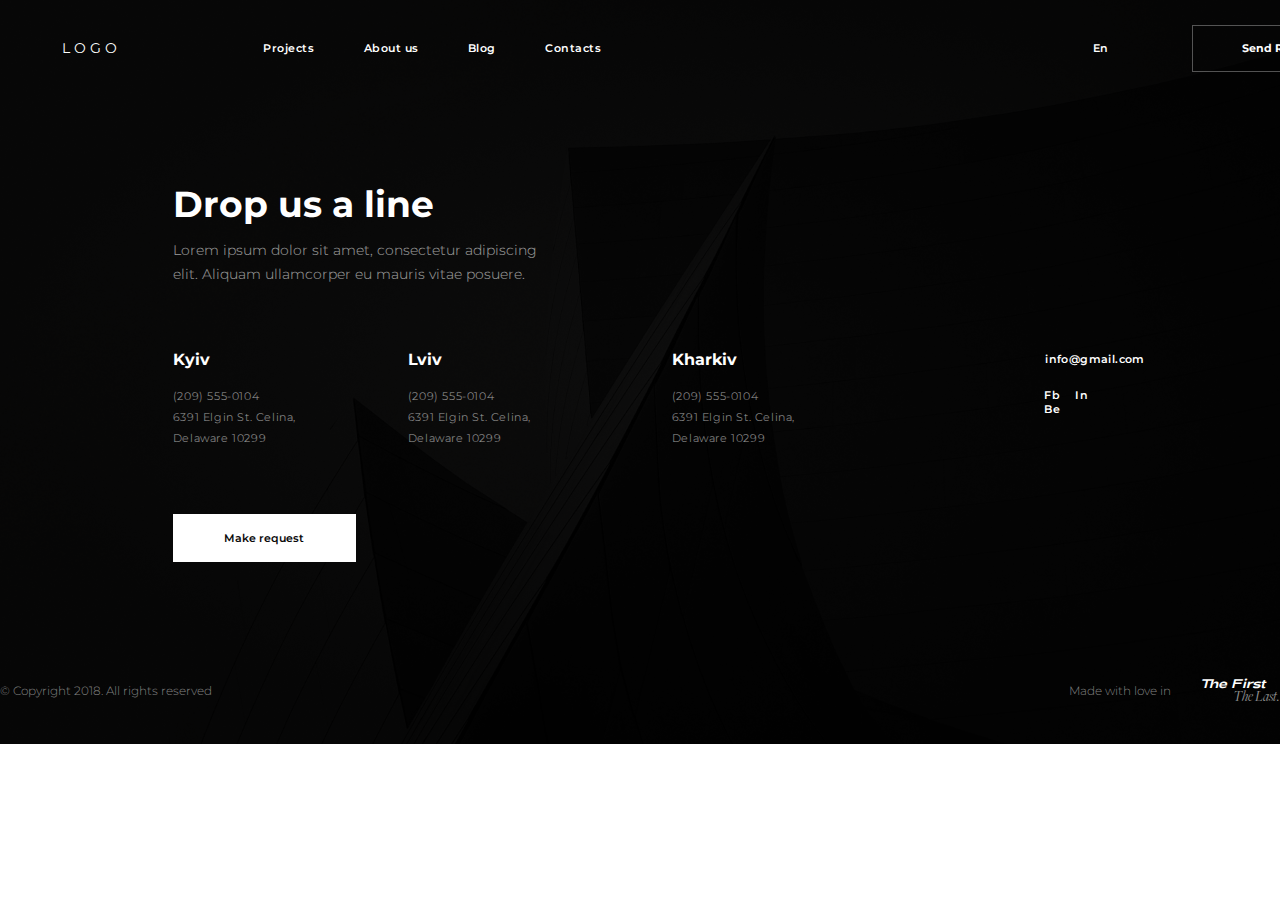
<file: contact.html>
<!DOCTYPE html>
<html lang="en">
     <head>
	<meta charset="UTF-8">
	<meta http-equiv="X-UA-Compatible" content="IE=edge">
	<meta name="viewport" content="width=device-width, initial-scale=1.0">
	<meta name="description" content="studio interior - your best choice">
	<link rel="stylesheet" href="css/style.min.css">
	<link rel="stylesheet" href="https://cdn.jsdelivr.net/npm/swiper@8/swiper-bundle.min.css"/>
	<link rel="preconnect" href="https://fonts.googleapis.com">
    <link rel="preconnect" href="https://fonts.gstatic.com" crossorigin>
    <link href="https://fonts.googleapis.com/css2?family=Montserrat&display=swap" rel="stylesheet">
	<link rel="preconnect" href="https://fonts.googleapis.com"><link rel="preconnect" href="https://fonts.gstatic.com" crossorigin><link href="https://fonts.googleapis.com/css2?family=Montserrat:wght@600&display=swap" rel="stylesheet">
	<link rel="preconnect" href="https://fonts.googleapis.com"><link rel="preconnect" href="https://fonts.gstatic.com" crossorigin><link href="https://fonts.googleapis.com/css2?family=Montserrat:wght@700&display=swap" rel="stylesheet">
	<link rel="preconnect" href="https://fonts.googleapis.com"><link rel="preconnect" href="https://fonts.gstatic.com" crossorigin><link href="https://fonts.googleapis.com/css2?family=Montserrat:wght@300&display=swap" rel="stylesheet">

	 <title>Contacts</title>
</head>
<body>
    <section class="contact-contacts">
      
        <div class="contactPage_wrapper">
            <div class="page-contact_headerWrapper"><div class="header-wrapper">
    <div class="header-container">
        <span class="header-logo"><a class="header-logo_link" href="main.html">LOGO</a></span>
        <nav class="header-navigation">
            <a href="projects.html" class="header-link">Projects</a>
            <a href="about.html" class="header-link">About us</a>
            <a href="news.html" class="header-link">Blog</a>
            <a href="contact.html" class="header-link">Contacts</a>
        </nav>
        <div class="header-burger">
            <div class="header-burger_lines">
                <span class="header-burger_line"></span>
                <span class="header-burger_line2"></span>
            </div>
            <span class="header-burger_title">Menu</span>
        </div>
        <span class="header-language">En</span>
        <a href="pop-up.html" class="header-button">Send Request</a>
    </div>
</div>

<div class="modal-menu">
    <div class="modal-menu_wrapper">
        <div class="modal-menu_container">
           <div class="modal-menu_headerWrapper">
            <div class="header-wrapper">
                <div class="header-container">
                    <span class="header-logo"><a class="header-logo_link" href="main.html">LOGO</a></span>
                    <nav class="header-navigation">
                        <a href="projects.html" class="header-link">Projects</a>
                        <a href="about.html" class="header-link">About us</a>
                        <a href="404.html" class="header-link">Blog</a>
                        <a href="contact.html" class="header-link">Contacts</a>
                    </nav>
                    <div class="header-burger">
                        <div class="modal-burger_lines">
                            <span class="modal-burger_line"></span>
                            <span class="modal-burger_line2"></span>
                        </div>
                        <span class="header-burger_title">Menu</span>
                    </div>
                    <span class="header-language">En</span>
                    <a href="pop-up.html" class="header-button">Send Request</a>
                </div>
            </div>
           </div>
            <div class="burger-navigation_menu">
                <a href="main.html" class="burger-navigation_menuItem">Home</a>
                <a href="projects.html" class="burger-navigation_menuItem">Projects</a>
                <a href="about.html" class="burger-navigation_menuItem">About us</a>
                <a href="404.html" class="burger-navigation_menuItem">Blog</a>
                <a href="contact.html" class="burger-navigation_menuItem">Contacts</a>
            </div>
            <a href="pop-up.html" class="modal-menu_button">Send Request</a>
            <div class="introduction-footer">
                <div class="introduction-footer_socialMedia">
                    <a href="#">Fb</a>
                    <a href="#">In</a>
                    <a href="#">Be</a>
                </div>
                <div class="introduction-footer_geo">
                    <img class='geo-icon' src="img/geo-icon.svg" alt="">
                    <span>Berlin</span>
                    <img class='geo-arrow' src="img/geo-arrow.svg" alt="">
                </div>
                <div class="introduction-footer_contacts">
                    <span class="footer_contacts_phone modal-burger_span">+380983527547</span>
                    <span>E: info@gmail.com</span>
                </div>
             </div>
        </div>
      
    </div>
   </div>
 

<script>
    const lines = document.querySelector('.header-burger_lines');
    const line = document.querySelector('.header-burger_line');
    const line2 = document.querySelector('.header-burger_line2');
    const menuBurger = document.querySelector('.modal-menu');
    const header = document.querySelector('.header-burger_lines');
    const modalLine = document.querySelector('.modal-burger_line');
    const modalLine2 = document.querySelector('.modal-burger_line2');

  
    lines.addEventListener('click', () => {
   /* line.style.transform = "rotate(-45deg)";
    line2.style.transform = "rotate(45deg)";
    line2.style.marginTop = '0px';
    line.style.marginTop = '5px';*/
     menuBurger.style.display = 'block';
    })
   
</script>
<script>
    const closeW = document.querySelector('.modal-burger_lines');
    const meneM = document.querySelector('.modal-menu');
    closeW.addEventListener('click', () => {
    meneM.style.display = 'none';
   /* line.style.transform = "rotate(0deg)";
    line2.style.transform = "rotate(0deg)";
    line.style.marginTop = '8px';*/
    })
    </script></div>
            <div class="contactPage_container">
                <div class="contactPage_header">
                    <h3 class="_contactPage_headerTitle">Drop us a line</h3>
                    <h3 class="_contactPage_headerTitle-1024">Get in touch</h3>
                    <p>Lorem ipsum dolor sit amet, consectetur adipiscing elit. Aliquam ullamcorper 
                        eu mauris vitae posuere. </p>
                </div>
                <div class="contactPage_location">
                    <div class="_location-Kyiv _contacts-city">
                        <h4 class="_location-city">Kyiv</h4>
                        <span>(209) 555-0104</span>
                        <span>6391 Elgin St. Celina,</span>
                        <span>Delaware 10299</span>
                    </div>
                    <div class="_location-Lviv _contacts-city">
                        <h4 class="_location-city">Lviv</h4>
                        <span>(209) 555-0104</span>
                        <span>6391 Elgin St. Celina,</span>
                        <span>Delaware 10299</span>
                    </div>
                    <div class="_location-Kharkiv _contacts-city">
                        <h4 class="_location-city">Kharkiv</h4>
                        <span>(209) 555-0104</span>
                        <span>6391 Elgin St. Celina,</span>
                        <span>Delaware 10299</span>
                    </div>
                    <div class="_location-contacts">
                        <span class="_location-contacts_email">info@gmail.com</span>
                        <span class="_location-contacts_language">Fb In Be</span>
                    </div>
                </div>
                <a href="pop-up.html" class="contactPage_button">Make request</a>
            </div>
            
        </div>
       <div class="main-footer"><!DOCTYPE html>
<html lang="en">
<head>
    <meta charset="UTF-8">
    <meta http-equiv="X-UA-Compatible" content="IE=edge">
    <meta name="viewport" content="width=device-width, initial-scale=1.0">
    <title>Footer</title>
</head>
<body>
    <div class="footer-wrapper">
       <div class="footer-container">
        <span class="footer-allRights">© Copyright 2018. All rights reserved</span>
        <div class="footer-logoWrapper">
            <span class="footer-aboutLove">Made with love in</span>
            <div class="footer-words_wrapper">
            <span class="footer-first">The First</span>
            <span class="footer-last">The Last.</span>
            </div>
        </div>
       </div>
    </div>
</body>
</html>
</div>
     </section>
     <script>
        const page = document.querySelector('.contact-contacts');
        const footer  =  document.querySelector('.main-footer');
        if(page) {
            footer.style.marginTop = '-62px'
        }
     </script>
</body>
</html>
</file>
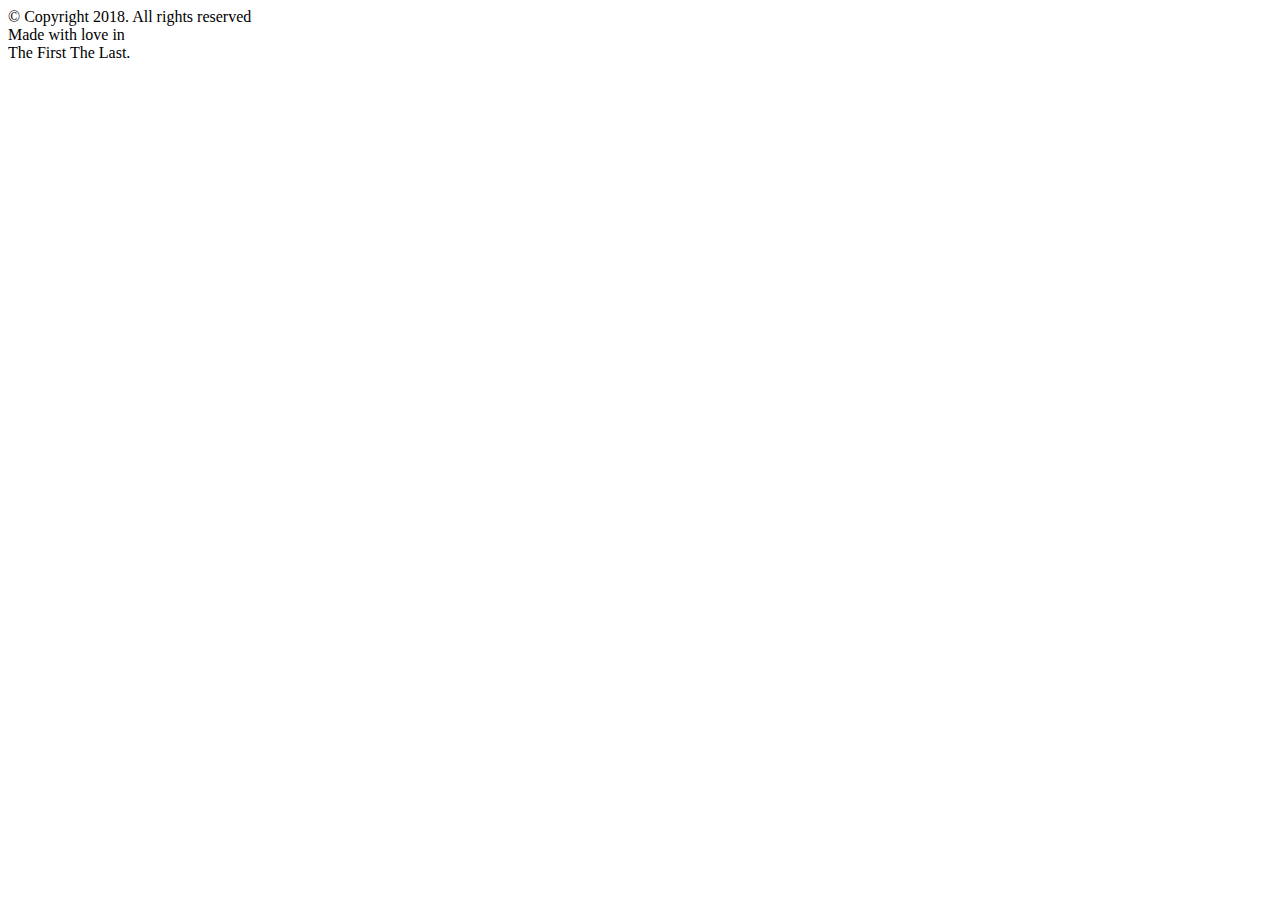
<file: footer.html>
<!DOCTYPE html>
<html lang="en">
<head>
    <meta charset="UTF-8">
    <meta http-equiv="X-UA-Compatible" content="IE=edge">
    <meta name="viewport" content="width=device-width, initial-scale=1.0">
    <title>Footer</title>
</head>
<body>
    <div class="footer-wrapper">
       <div class="footer-container">
        <span class="footer-allRights">© Copyright 2018. All rights reserved</span>
        <div class="footer-logoWrapper">
            <span class="footer-aboutLove">Made with love in</span>
            <div class="footer-words_wrapper">
            <span class="footer-first">The First</span>
            <span class="footer-last">The Last.</span>
            </div>
        </div>
       </div>
    </div>
</body>
</html>
</file>
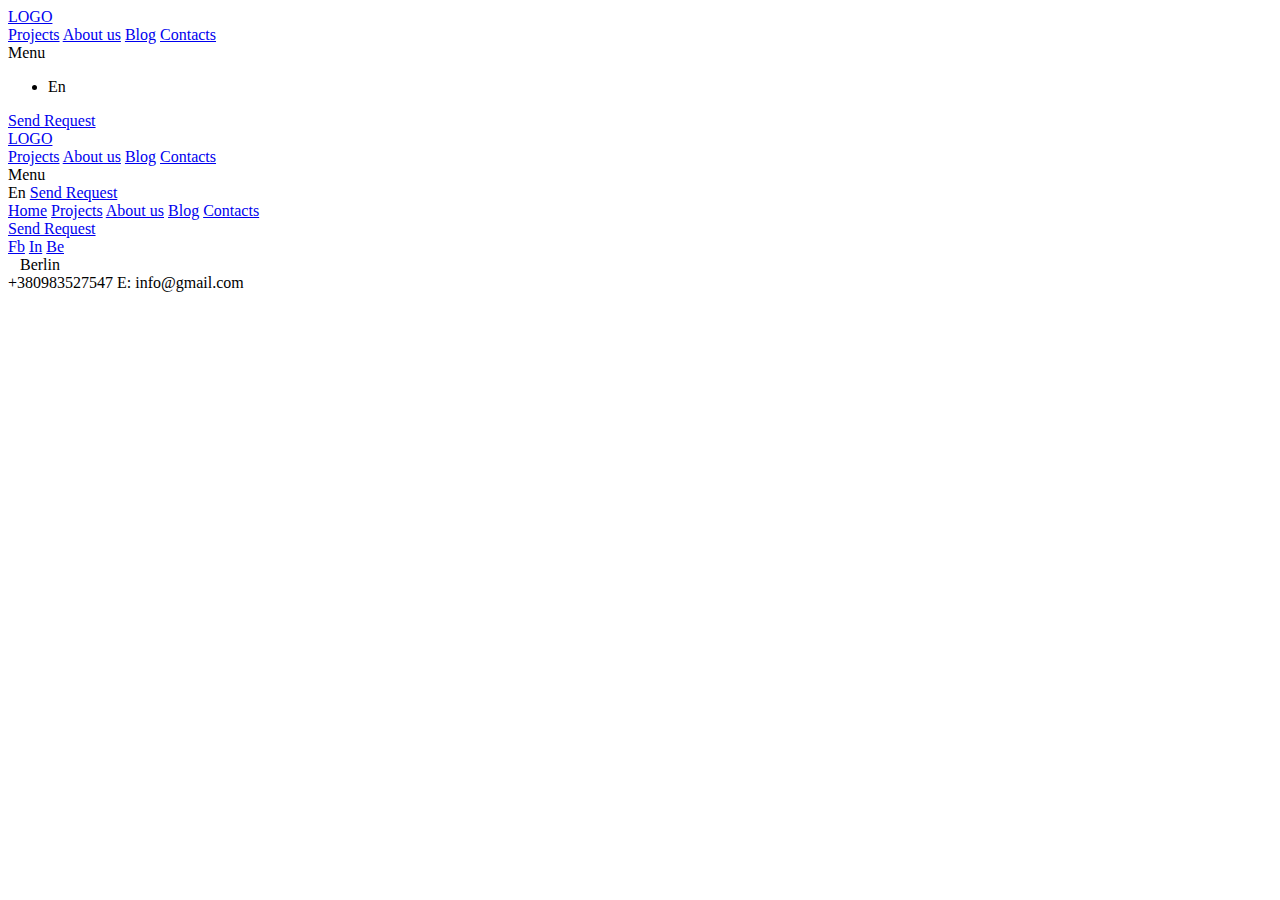
<file: header-dark.html>
<!DOCTYPE html>
<html lang="en">
<head>
    <meta charset="UTF-8">
    <meta http-equiv="X-UA-Compatible" content="IE=edge">
    <meta name="viewport" content="width=device-width, initial-scale=1.0">
    <title>@@title</title>
</head>
<body>
    <div class="header-dark_wrapper">
       <a class="darkHeader-logo_link" href="main.html">
       <!--<img src="img/header-dark_logo.svg" alt="" class="header-dark_logo">-->
       <span class="header-dark_logo">LOGO</span>

    </a>
        <nav class="header-dark_navigation">
            <a href="projects.html">Projects</a>
            <a href="about.html">About us</a>
            <a href="news.html">Blog</a>
            <a href="contact.html">Contacts</a>
        </nav>
        <div class="header-dark_burger">
            <div class="headerDark-burger_lines">
                <span class="headerDark-burger_line"></span>
                <span class="headerDark-burger_line2"></span>
            </div>
            <span class="headerDark-burger_title">Menu</span>
        </div>
        <ul class="header-dark_language">
            <li>En</li>
        </ul>
        <a href="pop-up.html" class="header-dark_button">Send Request</a>
    </div>
    <!---------------------------------------------------------------------------------------------------------->
    <div class="modal-menu">
        <div class="modal-menu_wrapper">
            <div class="modal-menu_container">
                <div class="header-wrapper">
                    <div class="header-container">
                        <span class="header-logo"><a class="header-logo_link" href="main.html">LOGO</a></span>
                        <nav class="header-navigation">
                            <a href="projects.html" class="header-link">Projects</a>
                            <a href="about.html" class="header-link">About us</a>
                            <a href="404.html" class="header-link">Blog</a>
                            <a href="contact.html" class="header-link">Contacts</a>
                        </nav>
                        <div class="header-burger">
                            <div class="modal-burger_lines">
                                <span class="modal-burger_line"></span>
                                <span class="modal-burger_line2"></span>
                            </div>
                            <span class="header-burger_title">Menu</span>
                        </div>
                        <span class="header-language">En</span>
                        <a href="pop-up.html" class="header-button">Send Request</a>
                    </div>
                </div>
               
                <div class="burger-navigation_menu">
                    <a href="main.html" class="burger-navigation_menuItem">Home</a>
                    <a href="projects.html" class="burger-navigation_menuItem">Projects</a>
                    <a href="about.html" class="burger-navigation_menuItem">About us</a>
                    <a href="404.html" class="burger-navigation_menuItem">Blog</a>
                    <a href="contact.html" class="burger-navigation_menuItem">Contacts</a>
                </div>
                <a href="pop-up.html" class="modal-menu_button">Send Request</a>
                <div class="introduction-footer">
                    <div class="introduction-footer_socialMedia">
                        <a href="#">Fb</a>
                        <a href="#">In</a>
                        <a href="#">Be</a>
                    </div>
                    <div class="introduction-footer_geo">
                        <img class='geo-icon' src="img/geo-icon.svg" alt="">
                        <span>Berlin</span>
                        <img class='geo-arrow' src="img/geo-arrow.svg" alt="">
                    </div>
                    <div class="introduction-footer_contacts">
                        <span class="footer_contacts_phone modal-burger_span">+380983527547</span>
                        <span>E: info@gmail.com</span>
                    </div>
                 </div>
            </div>
          
        </div>
       </div>
    <script>
        const lines = document.querySelector('.headerDark-burger_lines');
        const line = document.querySelector('.headerDark-burger_line');
        const line2 = document.querySelector('.headerDark-burger_line2');
        const menuBurger = document.querySelector('.modal-menu');
        const header = document.querySelector('.header-burger_lines');
        const modalLine = document.querySelector('.modal-burger_line');
        const modalLine2 = document.querySelector('.modal-burger_line2');
    
      
        lines.addEventListener('click', () => {
       /* line.style.transform = "rotate(-45deg)";
        line2.style.transform = "rotate(45deg)";
        line2.style.marginTop = '0px';
        line.style.marginTop = '5px';*/
         menuBurger.style.display = 'block';
        })
       
    </script>
    <script>
        const closeW = document.querySelector('.modal-burger_lines');
        const meneM = document.querySelector('.modal-menu');
        closeW.addEventListener('click', () => {
        meneM.style.display = 'none';
       /* line.style.transform = "rotate(0deg)";
        line2.style.transform = "rotate(0deg)";
        line.style.marginTop = '8px';*/
        })
        </script>
</body>
</html>
</file>
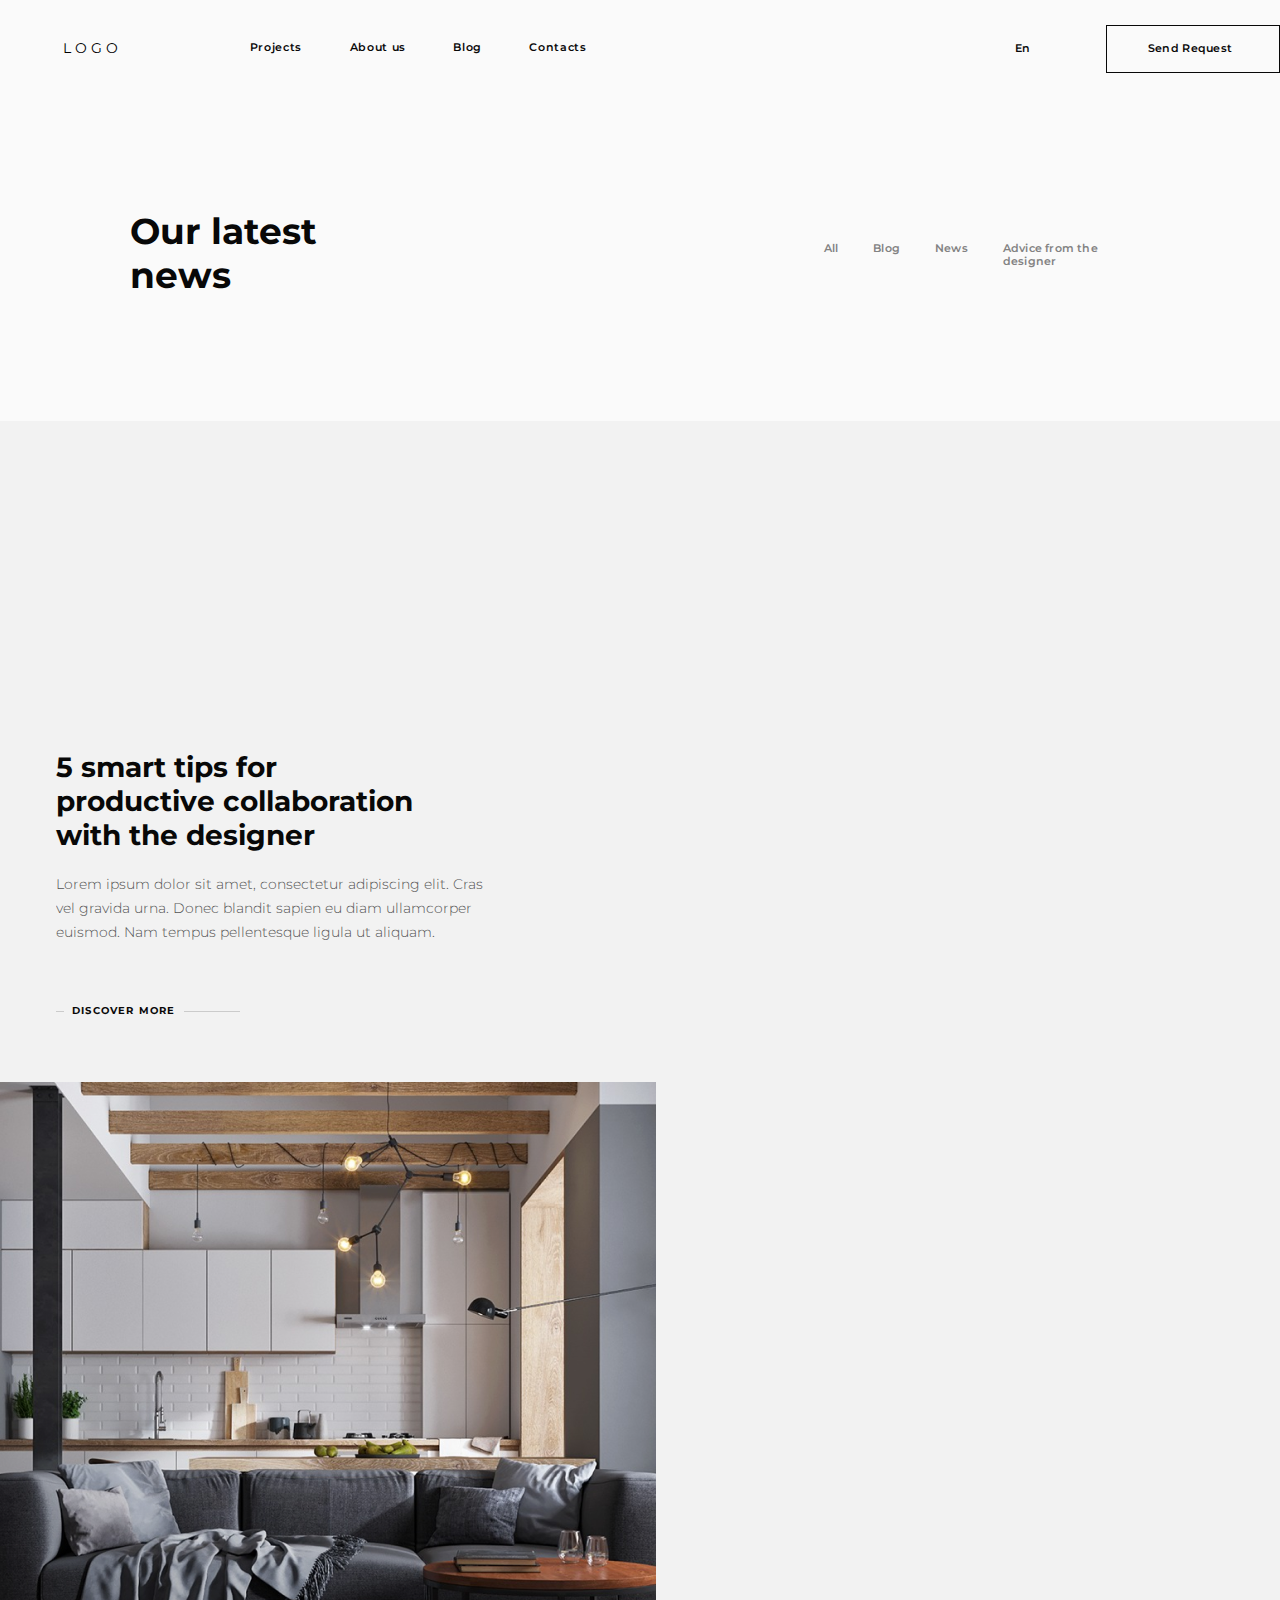
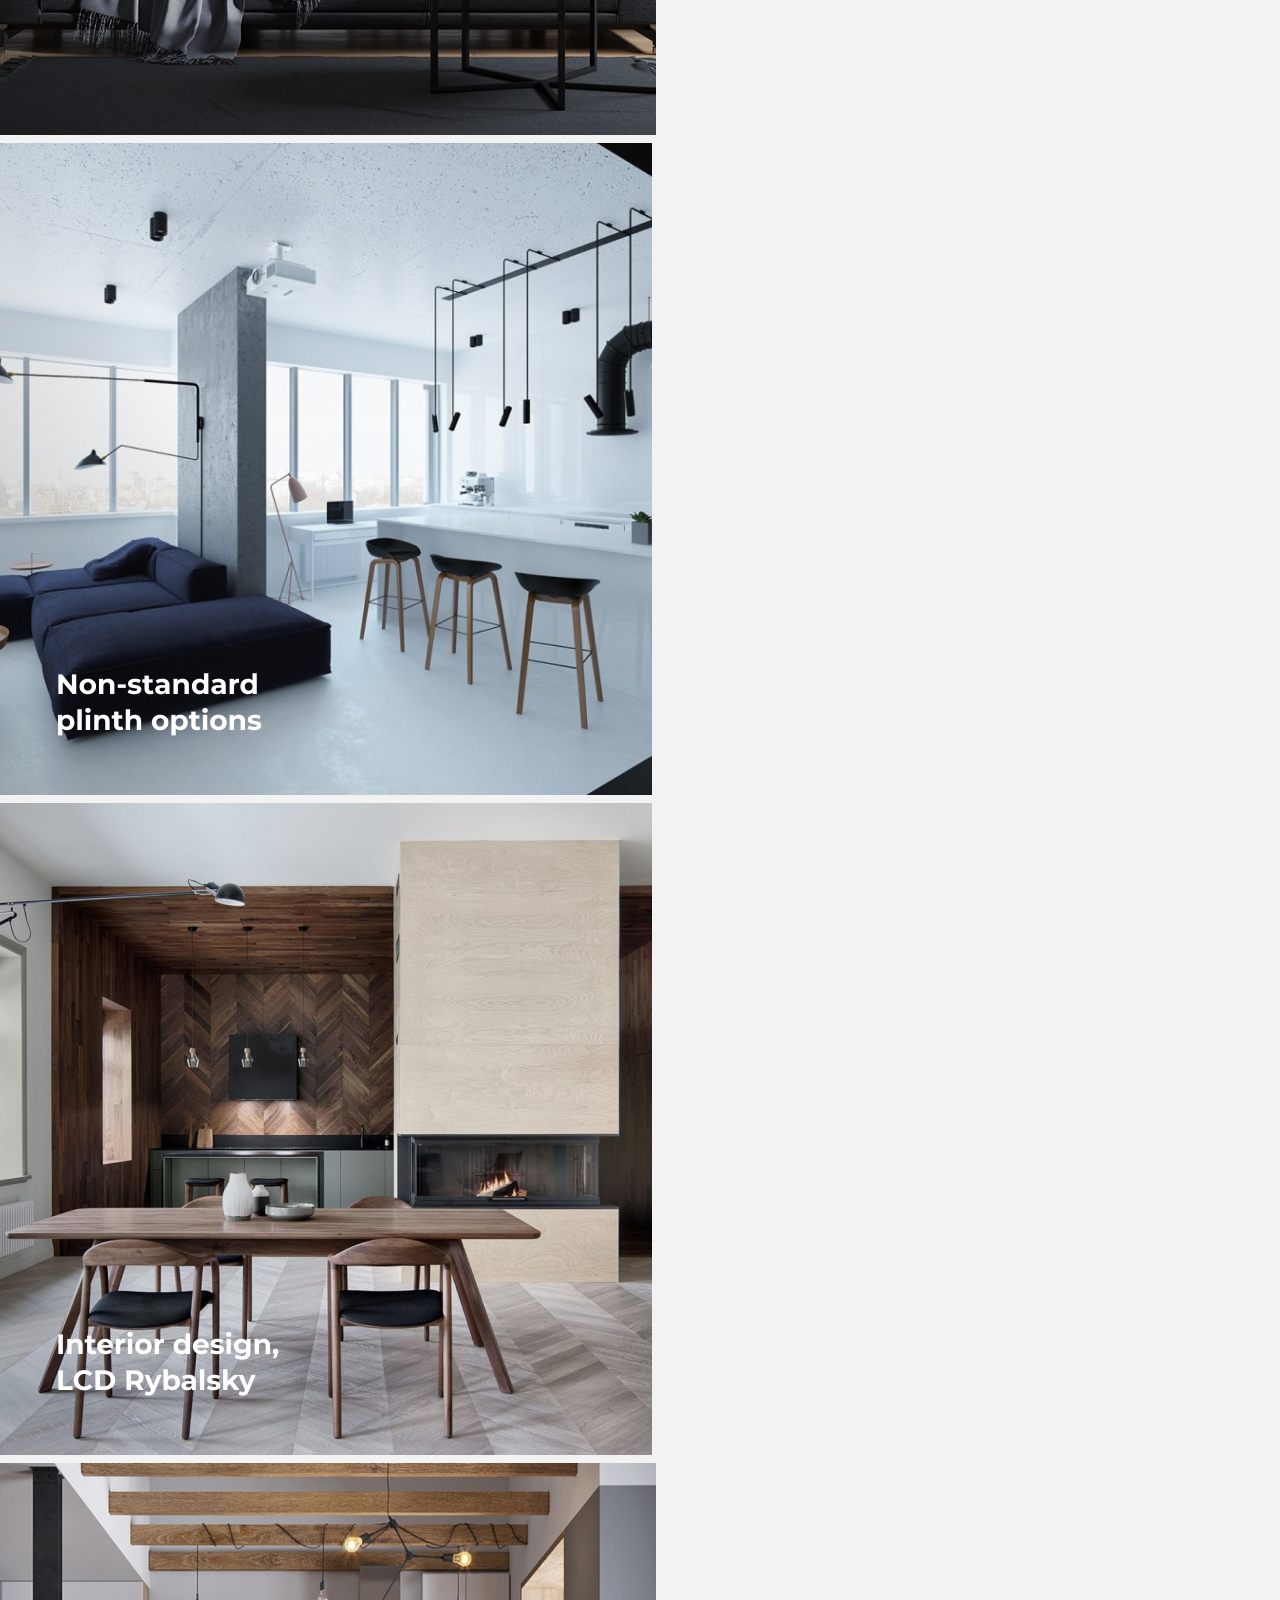
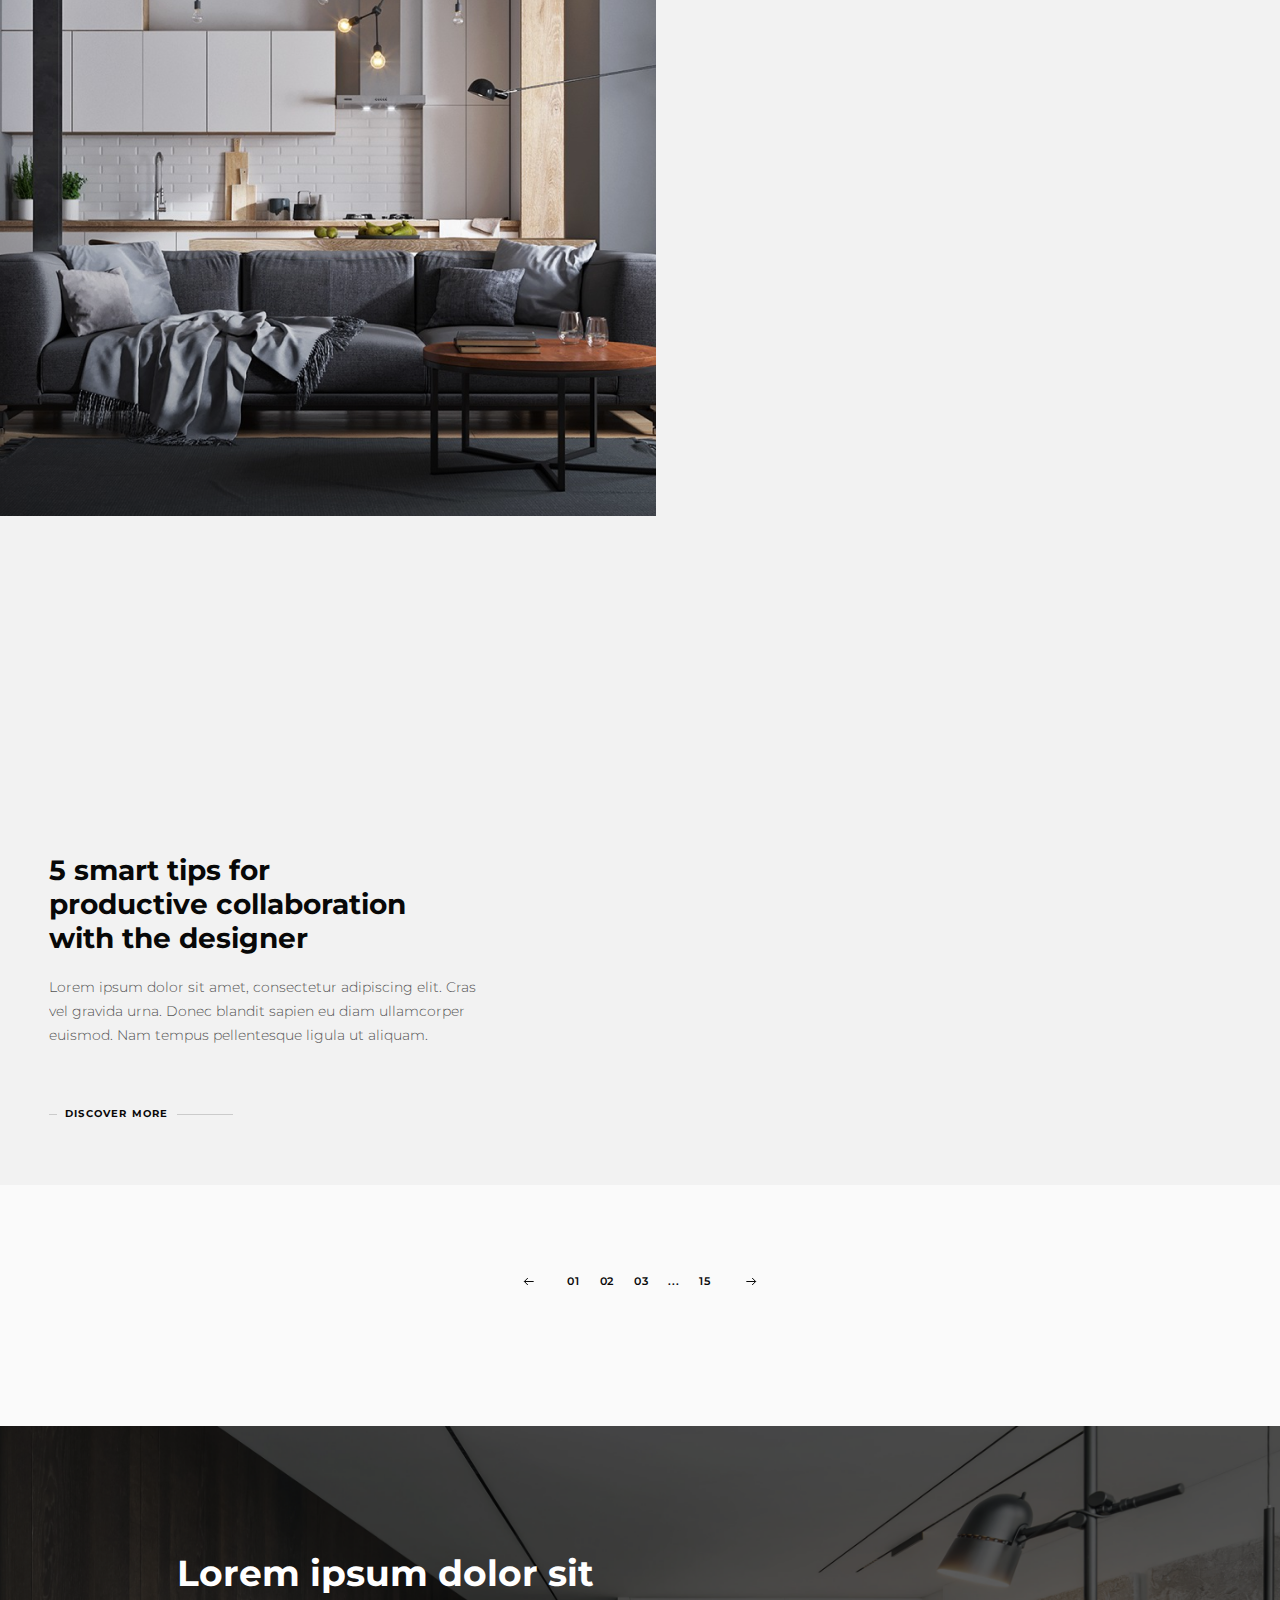
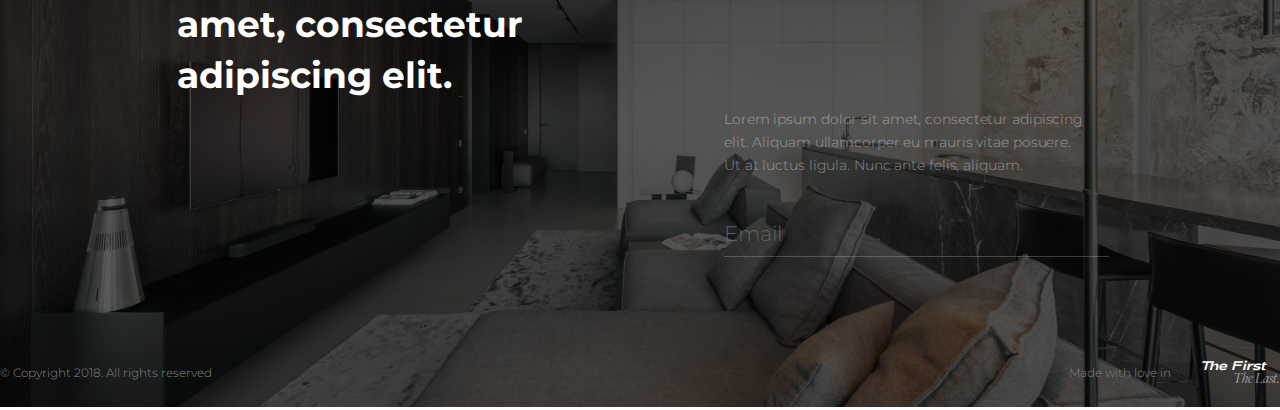
<file: news.html>
<!DOCTYPE html>
<html lang="en">
     <head>
	<meta charset="UTF-8">
	<meta http-equiv="X-UA-Compatible" content="IE=edge">
	<meta name="viewport" content="width=device-width, initial-scale=1.0">
	<meta name="description" content="studio interior - your best choice">
	<link rel="stylesheet" href="css/style.min.css">
	<link rel="stylesheet" href="https://cdn.jsdelivr.net/npm/swiper@8/swiper-bundle.min.css"/>
	<link rel="preconnect" href="https://fonts.googleapis.com">
    <link rel="preconnect" href="https://fonts.gstatic.com" crossorigin>
    <link href="https://fonts.googleapis.com/css2?family=Montserrat&display=swap" rel="stylesheet">
	<link rel="preconnect" href="https://fonts.googleapis.com"><link rel="preconnect" href="https://fonts.gstatic.com" crossorigin><link href="https://fonts.googleapis.com/css2?family=Montserrat:wght@600&display=swap" rel="stylesheet">
	<link rel="preconnect" href="https://fonts.googleapis.com"><link rel="preconnect" href="https://fonts.gstatic.com" crossorigin><link href="https://fonts.googleapis.com/css2?family=Montserrat:wght@700&display=swap" rel="stylesheet">
	<link rel="preconnect" href="https://fonts.googleapis.com"><link rel="preconnect" href="https://fonts.gstatic.com" crossorigin><link href="https://fonts.googleapis.com/css2?family=Montserrat:wght@300&display=swap" rel="stylesheet">

	 <title>News</title>
</head>
<body>
    <div class="latest-news_wrapper">
        <div class="projectsHeader-wrapper projects-container"> <!DOCTYPE html>
<html lang="en">
<head>
    <meta charset="UTF-8">
    <meta http-equiv="X-UA-Compatible" content="IE=edge">
    <meta name="viewport" content="width=device-width, initial-scale=1.0">
    <title>@@title</title>
</head>
<body>
    <div class="header-dark_wrapper">
       <a class="darkHeader-logo_link" href="main.html">
       <!--<img src="img/header-dark_logo.svg" alt="" class="header-dark_logo">-->
       <span class="header-dark_logo">LOGO</span>

    </a>
        <nav class="header-dark_navigation">
            <a href="projects.html">Projects</a>
            <a href="about.html">About us</a>
            <a href="news.html">Blog</a>
            <a href="contact.html">Contacts</a>
        </nav>
        <div class="header-dark_burger">
            <div class="headerDark-burger_lines">
                <span class="headerDark-burger_line"></span>
                <span class="headerDark-burger_line2"></span>
            </div>
            <span class="headerDark-burger_title">Menu</span>
        </div>
        <ul class="header-dark_language">
            <li>En</li>
        </ul>
        <a href="pop-up.html" class="header-dark_button">Send Request</a>
    </div>
    <!---------------------------------------------------------------------------------------------------------->
    <div class="modal-menu">
        <div class="modal-menu_wrapper">
            <div class="modal-menu_container">
                <div class="header-wrapper">
                    <div class="header-container">
                        <span class="header-logo"><a class="header-logo_link" href="main.html">LOGO</a></span>
                        <nav class="header-navigation">
                            <a href="projects.html" class="header-link">Projects</a>
                            <a href="about.html" class="header-link">About us</a>
                            <a href="404.html" class="header-link">Blog</a>
                            <a href="contact.html" class="header-link">Contacts</a>
                        </nav>
                        <div class="header-burger">
                            <div class="modal-burger_lines">
                                <span class="modal-burger_line"></span>
                                <span class="modal-burger_line2"></span>
                            </div>
                            <span class="header-burger_title">Menu</span>
                        </div>
                        <span class="header-language">En</span>
                        <a href="pop-up.html" class="header-button">Send Request</a>
                    </div>
                </div>
               
                <div class="burger-navigation_menu">
                    <a href="main.html" class="burger-navigation_menuItem">Home</a>
                    <a href="projects.html" class="burger-navigation_menuItem">Projects</a>
                    <a href="about.html" class="burger-navigation_menuItem">About us</a>
                    <a href="404.html" class="burger-navigation_menuItem">Blog</a>
                    <a href="contact.html" class="burger-navigation_menuItem">Contacts</a>
                </div>
                <a href="pop-up.html" class="modal-menu_button">Send Request</a>
                <div class="introduction-footer">
                    <div class="introduction-footer_socialMedia">
                        <a href="#">Fb</a>
                        <a href="#">In</a>
                        <a href="#">Be</a>
                    </div>
                    <div class="introduction-footer_geo">
                        <img class='geo-icon' src="img/geo-icon.svg" alt="">
                        <span>Berlin</span>
                        <img class='geo-arrow' src="img/geo-arrow.svg" alt="">
                    </div>
                    <div class="introduction-footer_contacts">
                        <span class="footer_contacts_phone modal-burger_span">+380983527547</span>
                        <span>E: info@gmail.com</span>
                    </div>
                 </div>
            </div>
          
        </div>
       </div>
    <script>
        const lines = document.querySelector('.headerDark-burger_lines');
        const line = document.querySelector('.headerDark-burger_line');
        const line2 = document.querySelector('.headerDark-burger_line2');
        const menuBurger = document.querySelector('.modal-menu');
        const header = document.querySelector('.header-burger_lines');
        const modalLine = document.querySelector('.modal-burger_line');
        const modalLine2 = document.querySelector('.modal-burger_line2');
    
      
        lines.addEventListener('click', () => {
       /* line.style.transform = "rotate(-45deg)";
        line2.style.transform = "rotate(45deg)";
        line2.style.marginTop = '0px';
        line.style.marginTop = '5px';*/
         menuBurger.style.display = 'block';
        })
       
    </script>
    <script>
        const closeW = document.querySelector('.modal-burger_lines');
        const meneM = document.querySelector('.modal-menu');
        closeW.addEventListener('click', () => {
        meneM.style.display = 'none';
       /* line.style.transform = "rotate(0deg)";
        line2.style.transform = "rotate(0deg)";
        line.style.marginTop = '8px';*/
        })
        </script>
</body>
</html></div>
        <div class="latest-news_container">
           
            <div class="latest-news_header">
                <div class="latest-news_headerBody">
                    <h2 class="latest-news_headerTitle">Our latest news</h2>
                    <h2 class="latest-news_headerTitle-mobile">Our news</h2>
                        <nav class="latest-news_headerNavigation">
                            <a href="news.html" class="latest-news_headerNavigation_link">All</a>
                            <a href="404.html" class="latest-news_headerNavigation_link">Blog</a>
                            <a href="one-news.html" class="latest-news_headerNavigation_link">News</a>
                            <a href="one-project.html" class="latest-news_headerNavigation_link">Advice from the designer</a>
                        </nav>
                        <div class="latest-news_headerNavigation-mobile">
                            <a href="#" class="_headerNavigationLink-first">Apartments</a>
                            <div class="_headerNavigationLink-wrapper">
                            <a href="projects.html"  class="_headerNavigationLink-mobile _mobile1">All</a>
                            <a href="404.html"  class="_headerNavigationLink-mobile _mobile2">Blog</a>
                            <a href="news.html"  class="_headerNavigationLink-mobile _mobile3">News</a>
                            <a href="404.html"  class="_headerNavigationLink-mobile _mobile4">Advice from the designer</a>
                            <div class="closeList"><span class="closeList-line1"></span><span class="closeList-line2"></span></div>
                            </div>
                        </div>
                    </div>
            </div>
            <main class="latest-news_main">
             <section class="latest-news_tips">
                <div class="latest-news_tipsContainer">
                    <img src="img/tips-1img-375.png" alt="" class="latest-news_tipsImg-375">
                    <div class="latest-news_tipsDescription">
                        <h3 class="_tipsDescription-title">5 smart tips for productive collaboration with the designer</h3>
                        <p class="_tipsDescription-text">Lorem ipsum dolor sit amet, consectetur adipiscing elit. Cras vel 
                            gravida urna. Donec blandit sapien eu diam ullamcorper euismod. Nam tempus pellentesque ligula ut aliquam.</p>
                        <a href="one-project.html" class="_tipsDescription-link">Discover more</a>
                    </div>
                    <img src="img/tips-1img-1440.png" alt="" class="latest-news_tipsImg-1440 _tipsImg-375-none">
                    <img src="img/news-main_2img-1024.png" alt="" class="latest-news_tipsImg-1024">
                    <img src="img/news-main_3img-1024.png" alt="" class="latest-news_tipsImg-1024">
                    <img src="img/news-main_2img-768.png" alt="" class="latest-news_tipsImg-768">
                    <img src="img/news-main_3img-768.png" alt="" class="latest-news_tipsImg-768">
                    <img src="img/news-main_2im375.png" alt="" class="latest-news_tipsImg-375">
                    <img src="img/news-main_3im375.png" alt="" class="latest-news_tipsImg-375">
                    <img src="img/tips-2img-1440.png" alt="" class="latest-news_tipsImg-1440 _tipsImg-1440-none">
                    <img src="img/tips-3img-1440.png" alt="" class="latest-news_tipsImg-1440 _tipsImg-1440-none">
                    <img src="img/tips-4img-1440.png" alt="" class="latest-news_tipsImg-1440 latest-news_tipsImg-last375">
                    <img src="img/tips-4img-375.png" alt="" class="latest-news_tipsImg-375">
                    <div class="latest-news_tipsDescription _latest-news_tipsDescription2">
                        <h3 class="_tipsDescription-title _tipsDescription-title375">5 smart tips for productive collaboration with the designer</h3>
                        <p class="_tipsDescription-text">Lorem ipsum dolor sit amet, consectetur adipiscing elit. Cras vel 
                            gravida urna. Donec blandit sapien eu diam ullamcorper euismod. Nam tempus pellentesque ligula ut aliquam.</p>
                        <a href="one-project.html" class="_tipsDescription-link">Discover more</a>
                    </div>
                    <div class="latest-news_tipsPagination">
                        <img src="img/tips-leftArrow.svg" alt="" class="_tipsPagination-img1">
                         <span>01</span>
                        <span>02</span>
                        <span>03</span>
                        <span>...</span>
                        <span>15</span>
                        <img src="img/tips-rightArrow.svg" alt="" class="_tipsPagination-img2">
                    </div>
                </div>
             </section>
            
            </main>
        </div>
        <section class="latest-news_tipsBottom">
            <div class="_tipsBottom-container">
                <img src="img/latest-news_bottomImg-1440.png" alt="" class="_tipsBottom-img">
                <img src="img/news-footerImg-1024.png" alt="" class="news-footer_img-1024">
                <img src="img/news-footerImg-768.png" alt="" class="news-footer_img-768">
                <img src="img/news-footerImg-375.png" alt="" class="news-footer_img-375">
                <h2 class="_tipsBottom-title">Lorem ipsum dolor sit amet, consectetur adipiscing elit. </h2>
                <form action="" class="_tipsBottom-form">
                    <p class="_tipsBottom-formText">Lorem ipsum dolor sit amet, consectetur adipiscing elit. 
                        Aliquam ullamcorper eu mauris vitae posuere. Ut at luctus ligula. Nunc ante felis, aliquam.</p>
                    <div class="_tipsBottom-formInput">
                        <input type="text" placeholder="Email" onclick="this.placeholder=''"> 
                        <a href="#" class="/tipsInput-link"><img src="img/tipsInput-arrow.svg" alt="" class="tips-form_arrow"></a>
                    </div>
                </form>
                <div class="latest-news_footer"><div class="news-footer"><!DOCTYPE html>
<html lang="en">
<head>
    <meta charset="UTF-8">
    <meta http-equiv="X-UA-Compatible" content="IE=edge">
    <meta name="viewport" content="width=device-width, initial-scale=1.0">
    <title>Footer</title>
</head>
<body>
    <div class="footer-wrapper">
       <div class="footer-container">
        <span class="footer-allRights">© Copyright 2018. All rights reserved</span>
        <div class="footer-logoWrapper">
            <span class="footer-aboutLove">Made with love in</span>
            <div class="footer-words_wrapper">
            <span class="footer-first">The First</span>
            <span class="footer-last">The Last.</span>
            </div>
        </div>
       </div>
    </div>
</body>
</html>
</div></div>  
            </div>
           
         </section>
    </div>
   <!--<script>
        const newsFooter = document.querySelector('.main-footer');
        const basePage = document.querySelector('.latest-news_wrapper');
        
        if(basePage) {
            newsFooter.style.marginTop = '-51px'
        }
          
    </script>-->
    <script>
const input = document.querySelector('input');
  input.addEventListener('click', () => {
    input.placeholder.color = 'transparent'
  })
    </script>
   <!--<script>
        const menuOpen = document.querySelector('._headerNavigationLink-first');
        const menuList1 = document.querySelector('._mobile1');
        const menuList2 = document.querySelector('._mobile2');
        const menuList3 = document.querySelector('._mobile3');
        const menuList4 = document.querySelector('._mobile4');
        const closeList = document.querySelector('.closeList ');
        const itemLink = document.querySelector('._headerNavigationLink-wrapper');
       

       menuOpen.addEventListener('click', () => {
            menuList1.style.display = 'flex';
            menuList2.style.display = 'flex';
            menuList3.style.display = 'flex';
            menuList4.style.display = 'flex';
            itemLink.style.display = 'flex';
            })
            closeList.addEventListener('click', () => {
                itemLink.style.display = 'none';
                  })
         </script>-->
        
  
</body>
</html>
</file>
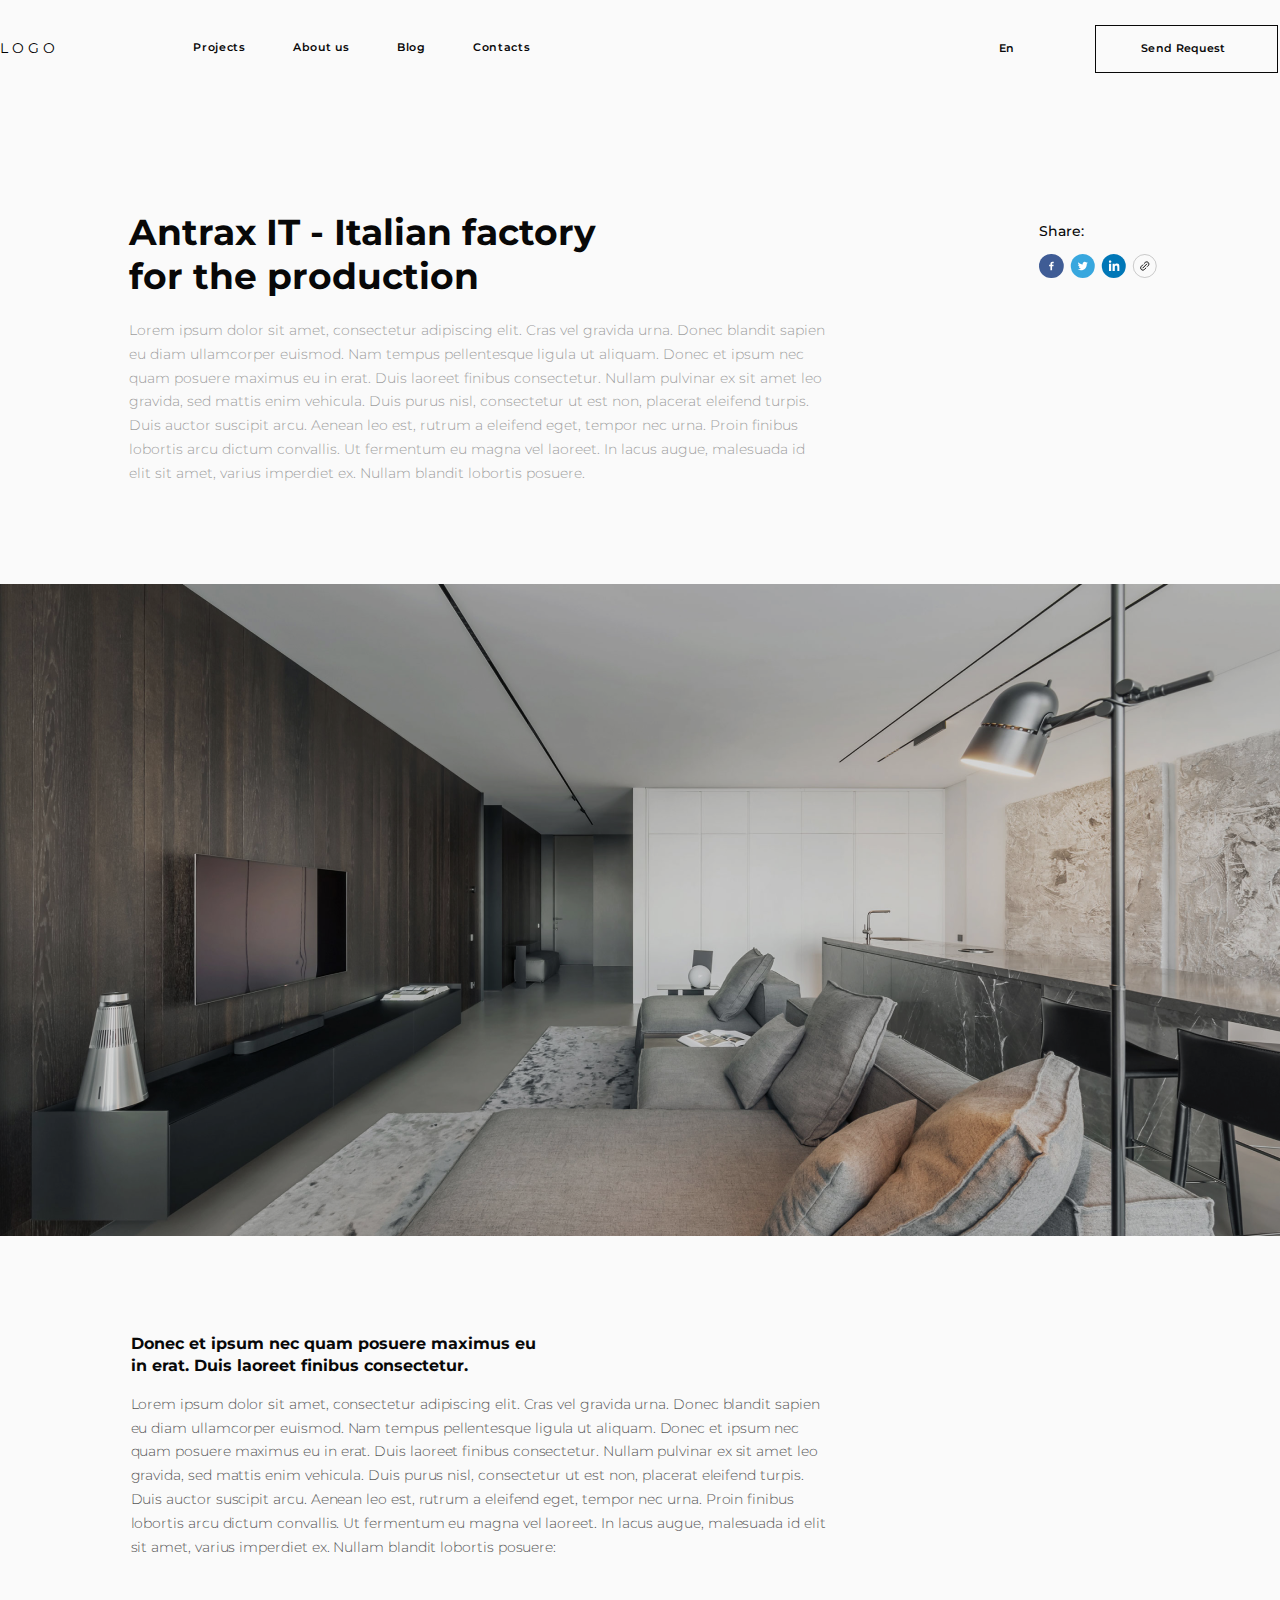
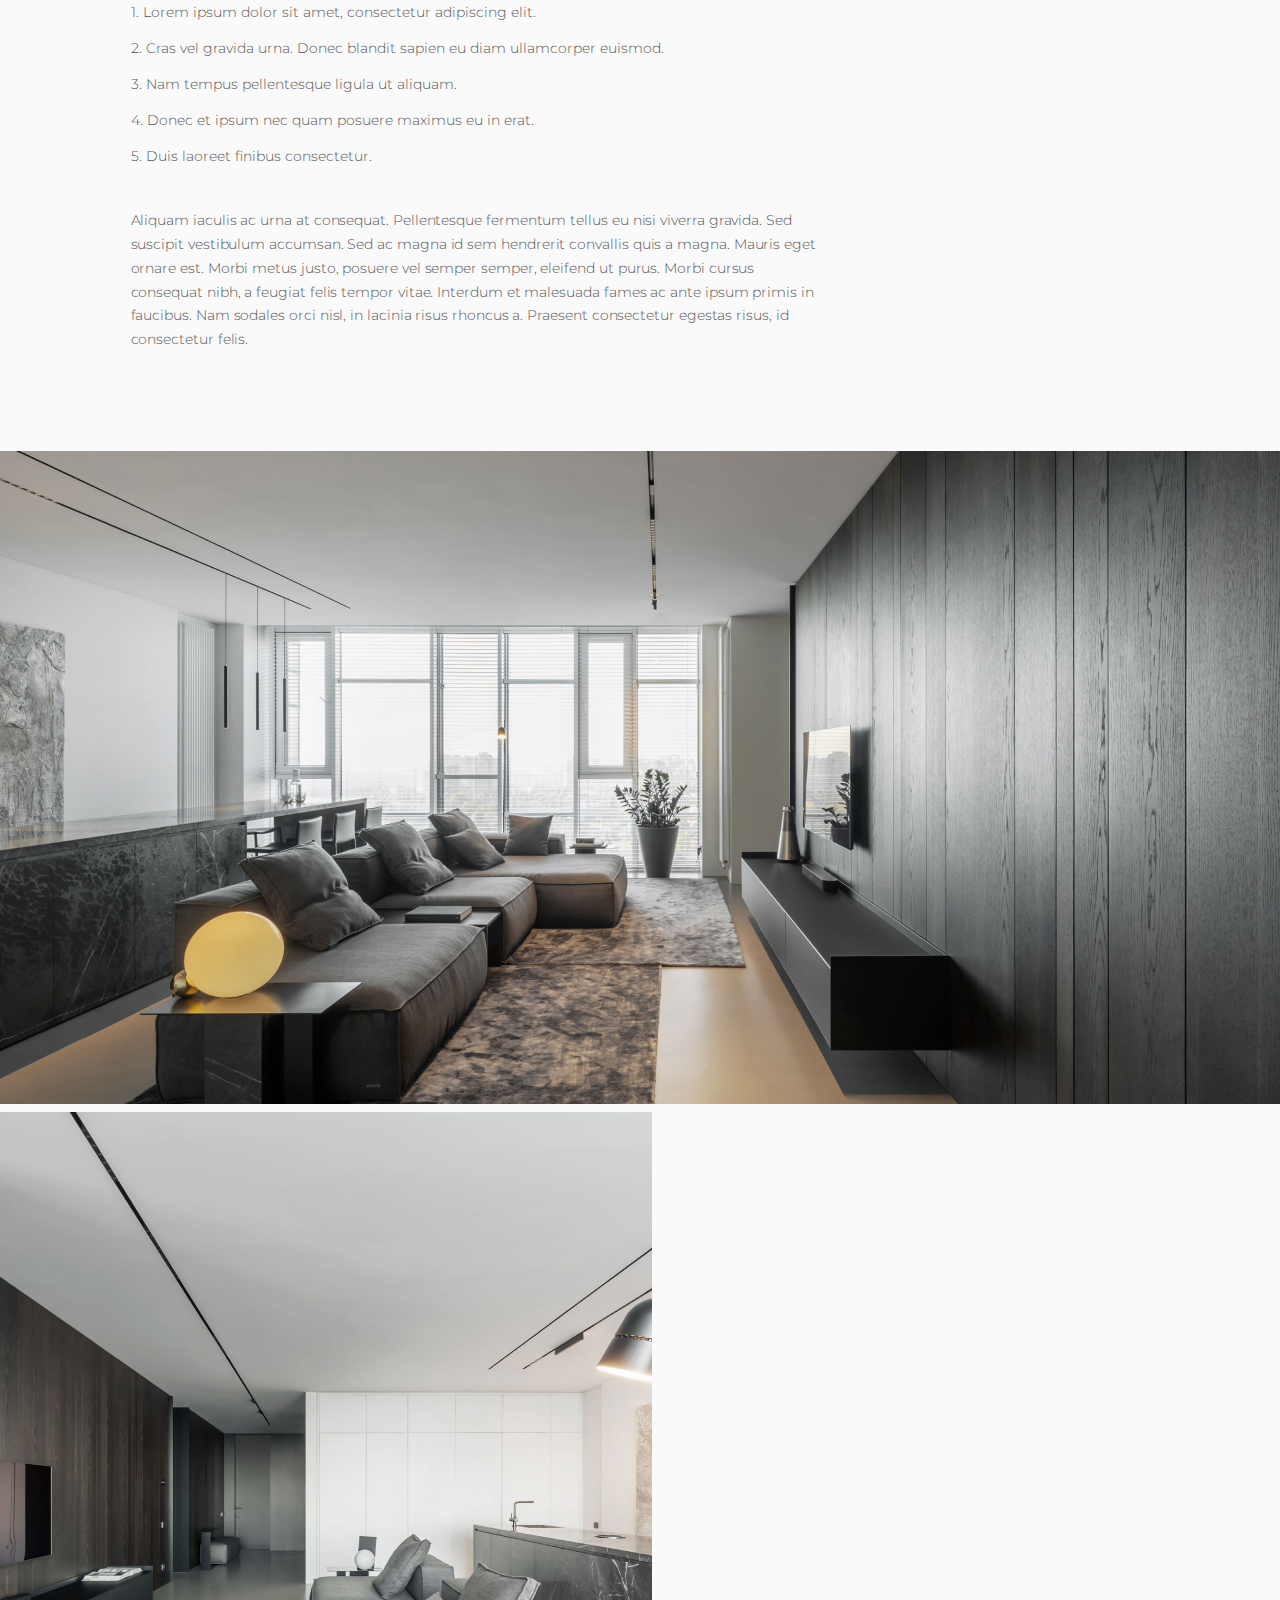
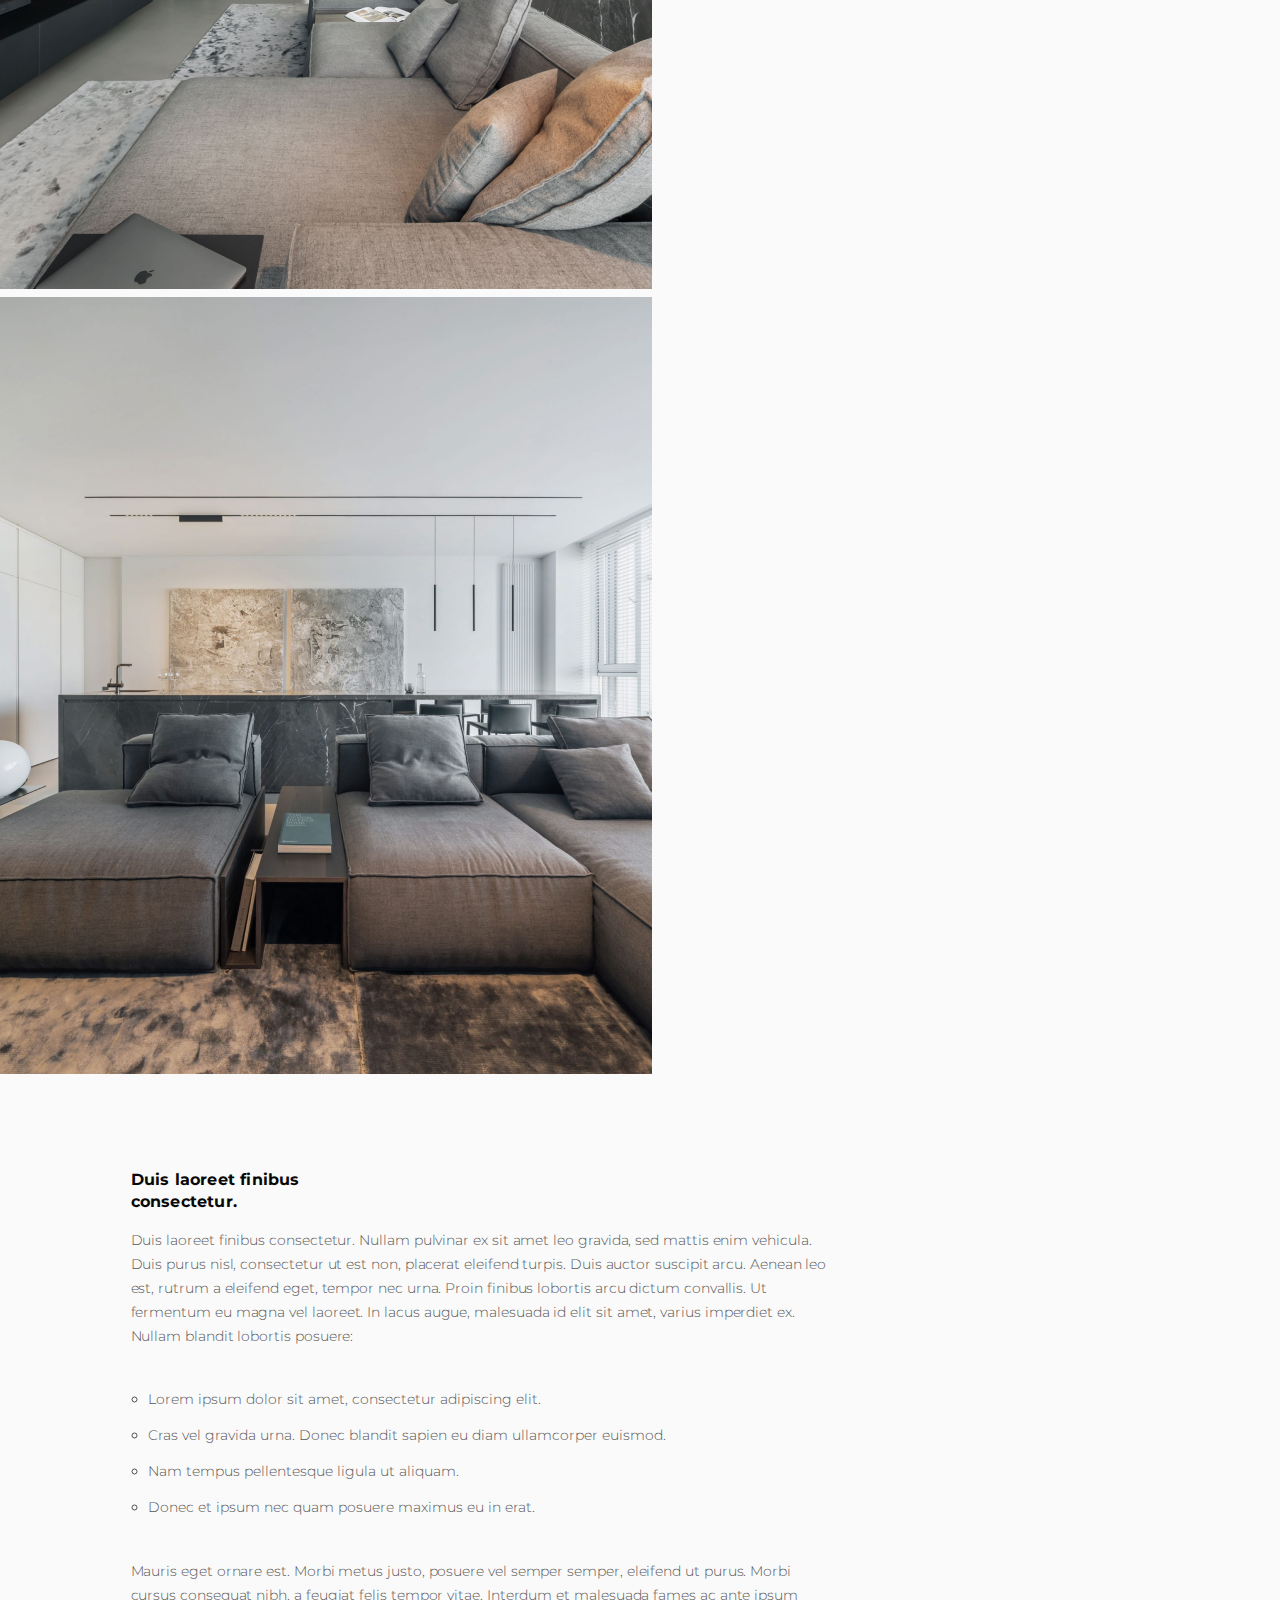
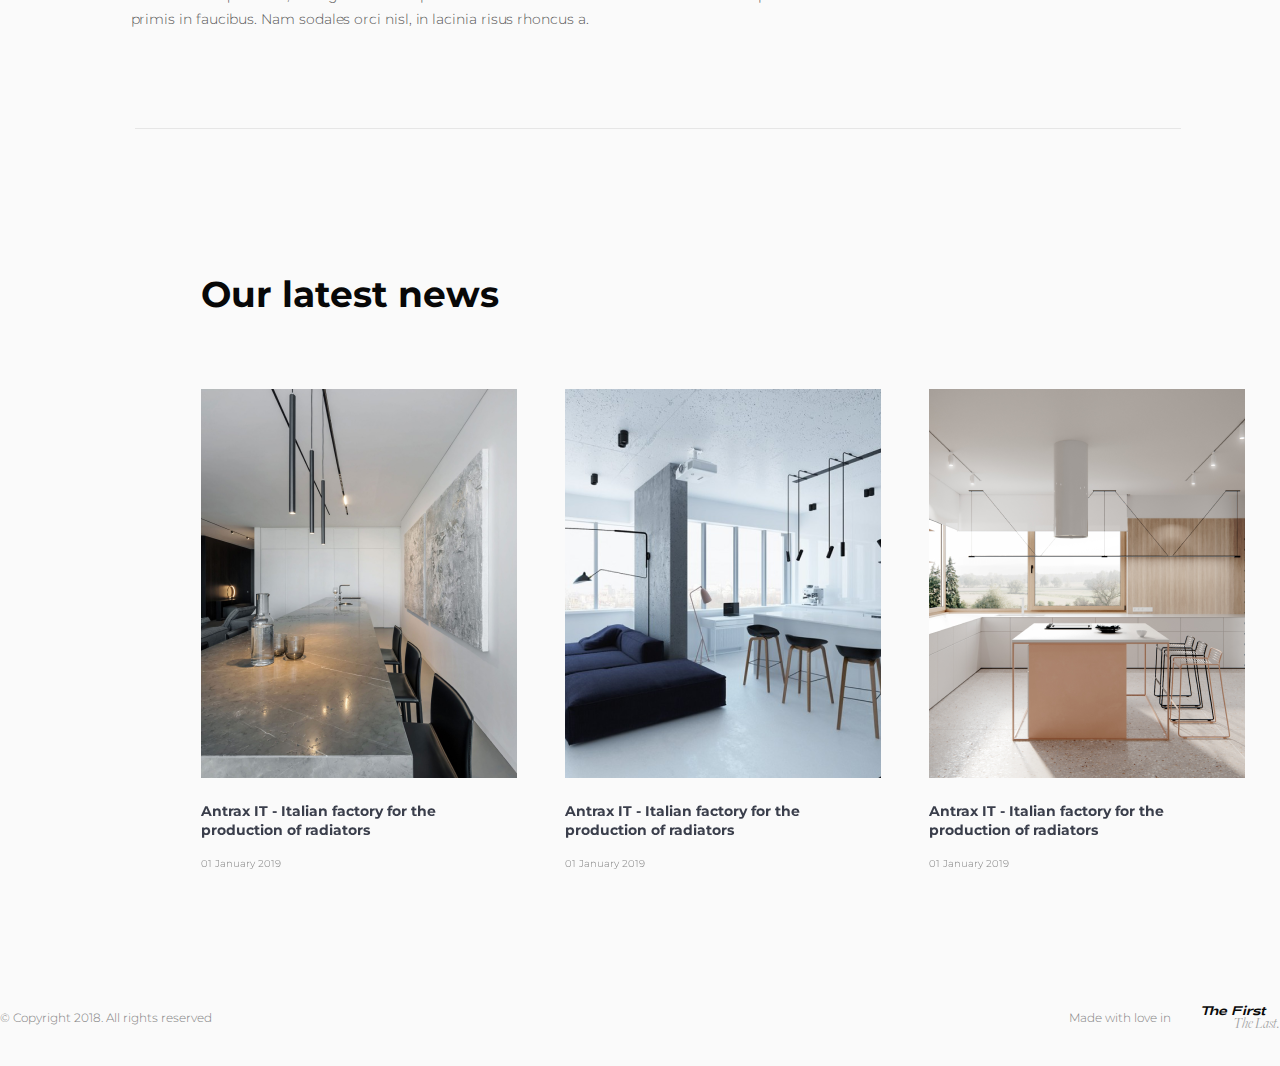
<file: one-news.html>
<!DOCTYPE html>
<html lang="en">
     <head>
	<meta charset="UTF-8">
	<meta http-equiv="X-UA-Compatible" content="IE=edge">
	<meta name="viewport" content="width=device-width, initial-scale=1.0">
	<meta name="description" content="studio interior - your best choice">
	<link rel="stylesheet" href="css/style.min.css">
	<link rel="stylesheet" href="https://cdn.jsdelivr.net/npm/swiper@8/swiper-bundle.min.css"/>
	<link rel="preconnect" href="https://fonts.googleapis.com">
    <link rel="preconnect" href="https://fonts.gstatic.com" crossorigin>
    <link href="https://fonts.googleapis.com/css2?family=Montserrat&display=swap" rel="stylesheet">
	<link rel="preconnect" href="https://fonts.googleapis.com"><link rel="preconnect" href="https://fonts.gstatic.com" crossorigin><link href="https://fonts.googleapis.com/css2?family=Montserrat:wght@600&display=swap" rel="stylesheet">
	<link rel="preconnect" href="https://fonts.googleapis.com"><link rel="preconnect" href="https://fonts.gstatic.com" crossorigin><link href="https://fonts.googleapis.com/css2?family=Montserrat:wght@700&display=swap" rel="stylesheet">
	<link rel="preconnect" href="https://fonts.googleapis.com"><link rel="preconnect" href="https://fonts.gstatic.com" crossorigin><link href="https://fonts.googleapis.com/css2?family=Montserrat:wght@300&display=swap" rel="stylesheet">

	 <title>One-News</title>
</head>
<body>
    <div class="news-wrapper">
       
        <div class="news-container">
            <section class="header-dark">
                <!DOCTYPE html>
<html lang="en">
<head>
    <meta charset="UTF-8">
    <meta http-equiv="X-UA-Compatible" content="IE=edge">
    <meta name="viewport" content="width=device-width, initial-scale=1.0">
    <title>@@title</title>
</head>
<body>
    <div class="header-dark_wrapper">
       <a class="darkHeader-logo_link" href="main.html">
       <!--<img src="img/header-dark_logo.svg" alt="" class="header-dark_logo">-->
       <span class="header-dark_logo">LOGO</span>

    </a>
        <nav class="header-dark_navigation">
            <a href="projects.html">Projects</a>
            <a href="about.html">About us</a>
            <a href="news.html">Blog</a>
            <a href="contact.html">Contacts</a>
        </nav>
        <div class="header-dark_burger">
            <div class="headerDark-burger_lines">
                <span class="headerDark-burger_line"></span>
                <span class="headerDark-burger_line2"></span>
            </div>
            <span class="headerDark-burger_title">Menu</span>
        </div>
        <ul class="header-dark_language">
            <li>En</li>
        </ul>
        <a href="pop-up.html" class="header-dark_button">Send Request</a>
    </div>
    <!---------------------------------------------------------------------------------------------------------->
    <div class="modal-menu">
        <div class="modal-menu_wrapper">
            <div class="modal-menu_container">
                <div class="header-wrapper">
                    <div class="header-container">
                        <span class="header-logo"><a class="header-logo_link" href="main.html">LOGO</a></span>
                        <nav class="header-navigation">
                            <a href="projects.html" class="header-link">Projects</a>
                            <a href="about.html" class="header-link">About us</a>
                            <a href="404.html" class="header-link">Blog</a>
                            <a href="contact.html" class="header-link">Contacts</a>
                        </nav>
                        <div class="header-burger">
                            <div class="modal-burger_lines">
                                <span class="modal-burger_line"></span>
                                <span class="modal-burger_line2"></span>
                            </div>
                            <span class="header-burger_title">Menu</span>
                        </div>
                        <span class="header-language">En</span>
                        <a href="pop-up.html" class="header-button">Send Request</a>
                    </div>
                </div>
               
                <div class="burger-navigation_menu">
                    <a href="main.html" class="burger-navigation_menuItem">Home</a>
                    <a href="projects.html" class="burger-navigation_menuItem">Projects</a>
                    <a href="about.html" class="burger-navigation_menuItem">About us</a>
                    <a href="404.html" class="burger-navigation_menuItem">Blog</a>
                    <a href="contact.html" class="burger-navigation_menuItem">Contacts</a>
                </div>
                <a href="pop-up.html" class="modal-menu_button">Send Request</a>
                <div class="introduction-footer">
                    <div class="introduction-footer_socialMedia">
                        <a href="#">Fb</a>
                        <a href="#">In</a>
                        <a href="#">Be</a>
                    </div>
                    <div class="introduction-footer_geo">
                        <img class='geo-icon' src="img/geo-icon.svg" alt="">
                        <span>Berlin</span>
                        <img class='geo-arrow' src="img/geo-arrow.svg" alt="">
                    </div>
                    <div class="introduction-footer_contacts">
                        <span class="footer_contacts_phone modal-burger_span">+380983527547</span>
                        <span>E: info@gmail.com</span>
                    </div>
                 </div>
            </div>
          
        </div>
       </div>
    <script>
        const lines = document.querySelector('.headerDark-burger_lines');
        const line = document.querySelector('.headerDark-burger_line');
        const line2 = document.querySelector('.headerDark-burger_line2');
        const menuBurger = document.querySelector('.modal-menu');
        const header = document.querySelector('.header-burger_lines');
        const modalLine = document.querySelector('.modal-burger_line');
        const modalLine2 = document.querySelector('.modal-burger_line2');
    
      
        lines.addEventListener('click', () => {
       /* line.style.transform = "rotate(-45deg)";
        line2.style.transform = "rotate(45deg)";
        line2.style.marginTop = '0px';
        line.style.marginTop = '5px';*/
         menuBurger.style.display = 'block';
        })
       
    </script>
    <script>
        const closeW = document.querySelector('.modal-burger_lines');
        const meneM = document.querySelector('.modal-menu');
        closeW.addEventListener('click', () => {
        meneM.style.display = 'none';
       /* line.style.transform = "rotate(0deg)";
        line2.style.transform = "rotate(0deg)";
        line.style.marginTop = '8px';*/
        })
        </script>
</body>
</html>
                <div class="header-dark_description">
                    <div class="header-dark_textBody">
                        <h2 class="header-dark_title">Antrax IT - Italian factory for the production</h2>
                        <p class="header-dark_text">Lorem ipsum dolor sit amet, consectetur adipiscing elit. Cras vel gravida urna. 
                            Donec blandit sapien eu diam ullamcorper euismod. Nam tempus pellentesque ligula ut aliquam. Donec et ipsum 
                            nec quam posuere maximus eu in erat. Duis laoreet finibus consectetur. Nullam pulvinar ex sit amet leo gravida,
                             sed mattis enim vehicula. Duis purus nisl, consectetur ut est non, placerat eleifend turpis. Duis auctor suscipit arcu.
                              Aenean leo est, rutrum a eleifend eget, tempor nec urna. Proin finibus lobortis arcu dictum convallis. Ut fermentum 
                              eu magna vel laoreet. In lacus augue, malesuada id elit sit amet, 
                            varius imperdiet ex. Nullam blandit lobortis posuere.</p>
                    </div>
                    <div class="header-dark_socialMedia">
                        <span class="header-dark_share">Share:</span>
                        <a href="contact.html" class="header-dark_link"><img src="img/header-dark_facebook.svg" alt=""></a>
                        <a href="contact.html" class="header-dark_link"><img src="img/header-dark_twitter.svg" alt=""></a>
                        <a href="contact.html" class="header-dark_link"><img src="img/header-dark_linkdin.svg" alt=""></a>
                        <a href="contact.html" class="header-dark_link"><img src="img/header-dark_linkdin2.svg" alt=""></a>
                    </div>
                      </div>
                      <img src="img/header-dark_img.png" alt="" class="header-dark_img">
                      <img src="img/one-news_1img-375.png" alt="" class="header-dark_img-375">

            </section>
            <section class="news-main">
                <div class="news-main_wrapper">
                    <div class="news-main_container">
                        <div class="news-main_textContainer">
                        <h4 class="news-main_title">Donec et ipsum nec quam posuere maximus eu in erat. Duis laoreet finibus consectetur. </h4>
                        <p class="news-main_text1">Lorem ipsum dolor sit amet, consectetur adipiscing elit. Cras vel gravida urna. Donec blandit 
                            sapien eu diam ullamcorper euismod. Nam tempus pellentesque ligula ut aliquam. Donec et ipsum nec quam posuere
                             maximus eu in erat. Duis laoreet finibus consectetur. Nullam pulvinar ex sit amet leo gravida, sed mattis enim 
                             vehicula. Duis purus nisl, consectetur ut est non, placerat eleifend turpis. Duis auctor suscipit arcu. Aenean 
                             leo est, rutrum a eleifend eget, tempor nec urna. Proin finibus lobortis arcu dictum convallis. Ut fermentum eu 
                             magna vel laoreet. In lacus augue, malesuada id elit sit amet, varius imperdiet ex. Nullam blandit lobortis posuere:</p>
                        <ul class="news-main_list">
                            <li>1. Lorem ipsum dolor sit amet, consectetur adipiscing elit. </li>
                            <li>2. Cras vel gravida urna. Donec blandit sapien eu diam ullamcorper euismod.</li>
                            <li>3. Nam tempus pellentesque ligula ut aliquam. </li>
                            <li>4. Donec et ipsum nec quam posuere maximus eu in erat.</li>
                            <li>5. Duis laoreet finibus consectetur. </li>
                        </ul>
                        <p class="news-main_text2">Aliquam iaculis ac urna at consequat. Pellentesque fermentum tellus eu nisi 
                            viverra gravida. Sed suscipit vestibulum accumsan. Sed ac magna id sem hendrerit convallis quis a magna. 
                            Mauris eget ornare est. Morbi metus justo, posuere vel semper semper, eleifend ut purus. Morbi cursus
                             consequat nibh, a feugiat felis tempor vitae. Interdum et malesuada fames ac ante ipsum primis in faucibus.
                              Nam sodales orci nisl, in lacinia risus rhoncus a. Praesent consectetur egestas risus, id consectetur felis.</p>
                        </div>
                              <div class="news-main_imgBody">
                        <img src="img/news-main_1img-1440.png" alt="" class="news-main_img-1440">
                        <img src="img/news-main_1img-375.png" alt="" class="news-main_img-375">
                        <img src="img/news-main_2img-1440.png" alt="" class="news-main_img-1440 news-main_imgSmall-1440">
                        <img src="img/news-main_3img-1440.png" alt="" class="news-main_img-1440 news-main_imgSmall-1440">
                              </div>
                              <div class="news-main_textBottomContainer">
                                <h4 class="news-main_textBottomTitle">Duis laoreet finibus consectetur. </h4>
                                <p class="news-main_bottomText1">Duis laoreet finibus consectetur. Nullam pulvinar ex sit amet leo gravida, 
                                    sed mattis enim vehicula. Duis purus nisl, consectetur ut est non, placerat eleifend turpis. Duis auctor 
                                    suscipit arcu. Aenean leo est, rutrum a eleifend eget, tempor nec urna. Proin finibus lobortis arcu dictum convallis. 
                                    Ut fermentum eu magna vel laoreet. In lacus augue, malesuada id elit sit amet, varius imperdiet ex. Nullam blandit 
                                    lobortis posuere:</p>
                                <ul class="news-main_bottomList">
                                    <li>Lorem ipsum dolor sit amet, consectetur adipiscing elit. </li>
                                    <li>Cras vel gravida urna. Donec blandit sapien eu diam ullamcorper euismod.</li>
                                    <li>Nam tempus pellentesque ligula ut aliquam. </li>
                                    <li>Donec et ipsum nec quam posuere maximus eu in erat.</li>
                                </ul>
                                <p class="news-main_bottomText2">Mauris eget ornare est. Morbi metus justo, posuere vel semper semper, eleifend ut purus. Morbi 
                                    cursus consequat nibh, a feugiat felis tempor vitae. Interdum et malesuada fames ac ante ipsum primis in faucibus. Nam sodales
                                     orci nisl, in lacinia risus rhoncus a. </p>
                              </div>
                              <div class="news-main_socialMedia">
                                <span class="news-main__share">Share:</span>
                                <a href="#" class="header-dark_link"><img src="img/header-dark_facebook.svg" alt=""></a>
                                <a href="#" class="header-dark_link"><img src="img/header-dark_twitter.svg" alt=""></a>
                                <a href="#" class="header-dark_link"><img src="img/header-dark_linkdin.svg" alt=""></a>
                                <a href="#" class="header-dark_link"><img src="img/header-dark_linkdin2.svg" alt=""></a>
                            </div>
                              <hr class="news-main_bottomLine">
                            
                    </div>
                </div>
            </section>
                   
        </div>
        <section class="news-latest-news">
            <div class="news-latest-news_wrapper">
                <div class="news-latest-news_container">
                    <h3 class="news-latest-news_title">Our latest news</h3>
                    <div class="image-slider swiper-container">
                      <div class="swiper-wrapper swiper-wrapper_news">
                        <div class="swiper-slide one-news_imgCard">
                            <div class="swiper-slider_oneNews"><img src="img/latest-news_1img-1440.png" alt="" class="latest-news_img"></div>
                            <p class="one-news_imgCard_name">Antrax IT - Italian factory for the production of radiators</p>
                            <p class="one-news_imgCard_date">01 January 2019</p>
                            </div>
                            <div class="swiper-slide one-news_imgCard">
                        <div class="swiper-slide swiper-slider_oneNews"><img src="img/latest-news_2img-1440.png" alt="" class="latest-news_img"></div>
                        <p class="one-news_imgCard_name">Antrax IT - Italian factory for the production of radiators</p>
                        <p class="one-news_imgCard_date">01 January 2019</p>
                            </div>
                             <div class="swiper-slide one-news_imgCard">
                        <div class="swiper-slide swiper-slider_oneNews"><img src="img/latest-news_3img-1440.png" alt="" class="latest-news_img"></div>
                         <p class="one-news_imgCard_name">Antrax IT - Italian factory for the production of radiators</p>
                        <p class="one-news_imgCard_date">01 January 2019</p>
                             </div>
                             <div class="swiper-slide one-news_imgCard">
                        <div class="swiper-slide swiper-slider_oneNews"><img src="img/latest-news_1img-1440.png" alt="" class="latest-news_img"></div>
                         <p class="one-news_imgCard_name">Antrax IT - Italian factory for the production of radiators</p>
                        <p class="one-news_imgCard_date">01 January 2019</p>
                             </div>
                             <div class="swiper-slide one-news_imgCard">
                        <div class="swiper-slide swiper-slider_oneNews"><img src="img/latest-news_2img-1440.png" alt="" class="latest-news_img"></div>
                         <p class="one-news_imgCard_name">Antrax IT - Italian factory for the production of radiators</p>
                        <p class="one-news_imgCard_date">01 January 2019</p>
                             </div>
                              <div class="swiper-slide one-news_imgCard">
                        <div class="swiper-slide swiper-slider_oneNews"><img src="img/latest-news_3img-1440.png" alt="" class="latest-news_img"></div>
                        <p class="one-news_imgCard_name">Antrax IT - Italian factory for the production of radiators</p>
                        <p class="one-news_imgCard_date">01 January 2019</p>
                              </div>
                               <div class="swiper-slide one-news_imgCard">
                        <div class="swiper-slide swiper-slider_oneNews"><img src="img/latest-news_1img-1440.png" alt="" class="latest-news_img"></div>
                         <p class="one-news_imgCard_name">Antrax IT - Italian factory for the production of radiators</p>
                        <p class="one-news_imgCard_date">01 January 2019</p>
                               </div>
                      </div>
                        
                      </div>

                    </div>

                </div>
               <div class="main-footer"><!DOCTYPE html>
<html lang="en">
<head>
    <meta charset="UTF-8">
    <meta http-equiv="X-UA-Compatible" content="IE=edge">
    <meta name="viewport" content="width=device-width, initial-scale=1.0">
    <title>Footer</title>
</head>
<body>
    <div class="footer-wrapper">
       <div class="footer-container">
        <span class="footer-allRights">© Copyright 2018. All rights reserved</span>
        <div class="footer-logoWrapper">
            <span class="footer-aboutLove">Made with love in</span>
            <div class="footer-words_wrapper">
            <span class="footer-first">The First</span>
            <span class="footer-last">The Last.</span>
            </div>
        </div>
       </div>
    </div>
</body>
</html>
</div>   
</section>
    </div>
    <script src="https://cdn.jsdelivr.net/npm/swiper@8/swiper-bundle.min.js"></script>
    <script>new Swiper('.image-slider')</script>
    <script>
        const oneNewsWrapper = document.querySelector('.news-wrapper');
        const firstLoveColor = document.querySelector('.footer-first');
        const lastColor = document.querySelector('.footer-last');
        if(oneNewsWrapper) {
            firstLoveColor.style.color = '#080808';
            lastColor.style.color = '#080808';
            lastColor.style.opacity = '0.4'
        }
    </script>
</body>
</html>
</file>
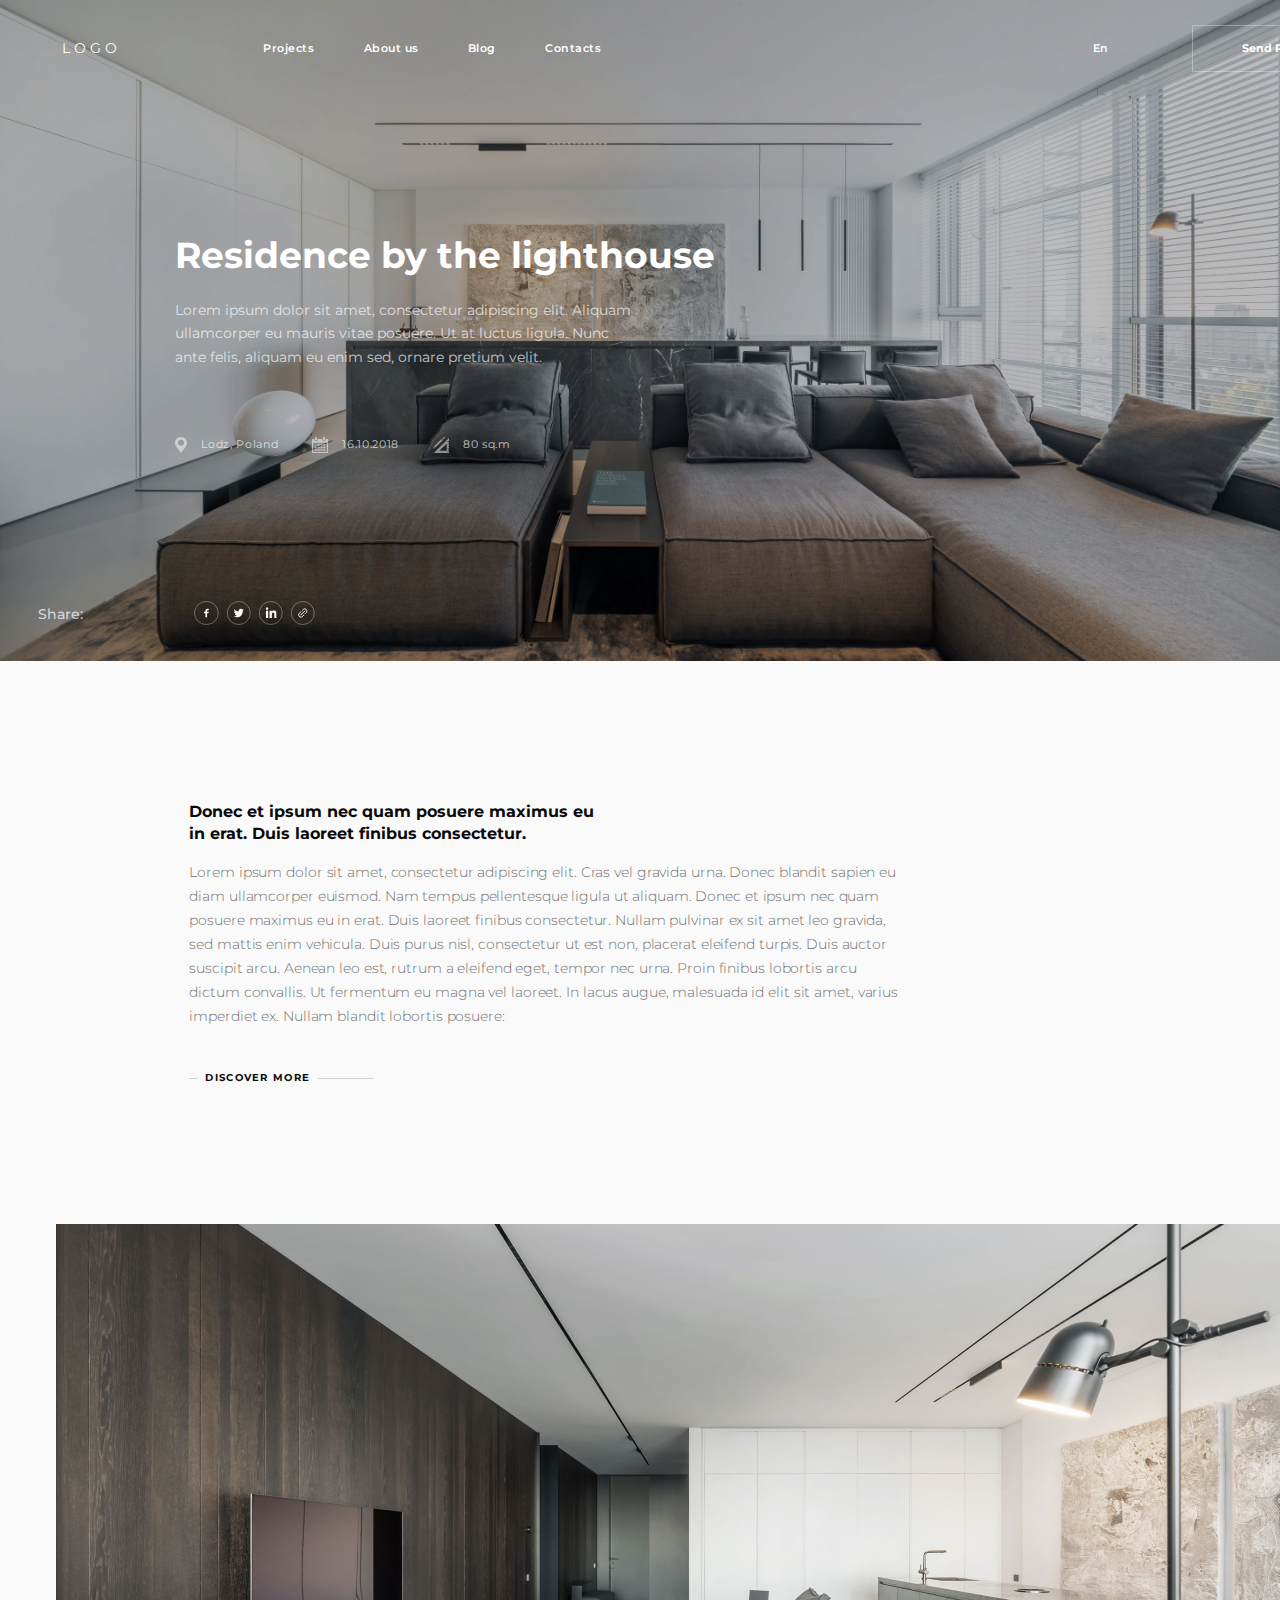
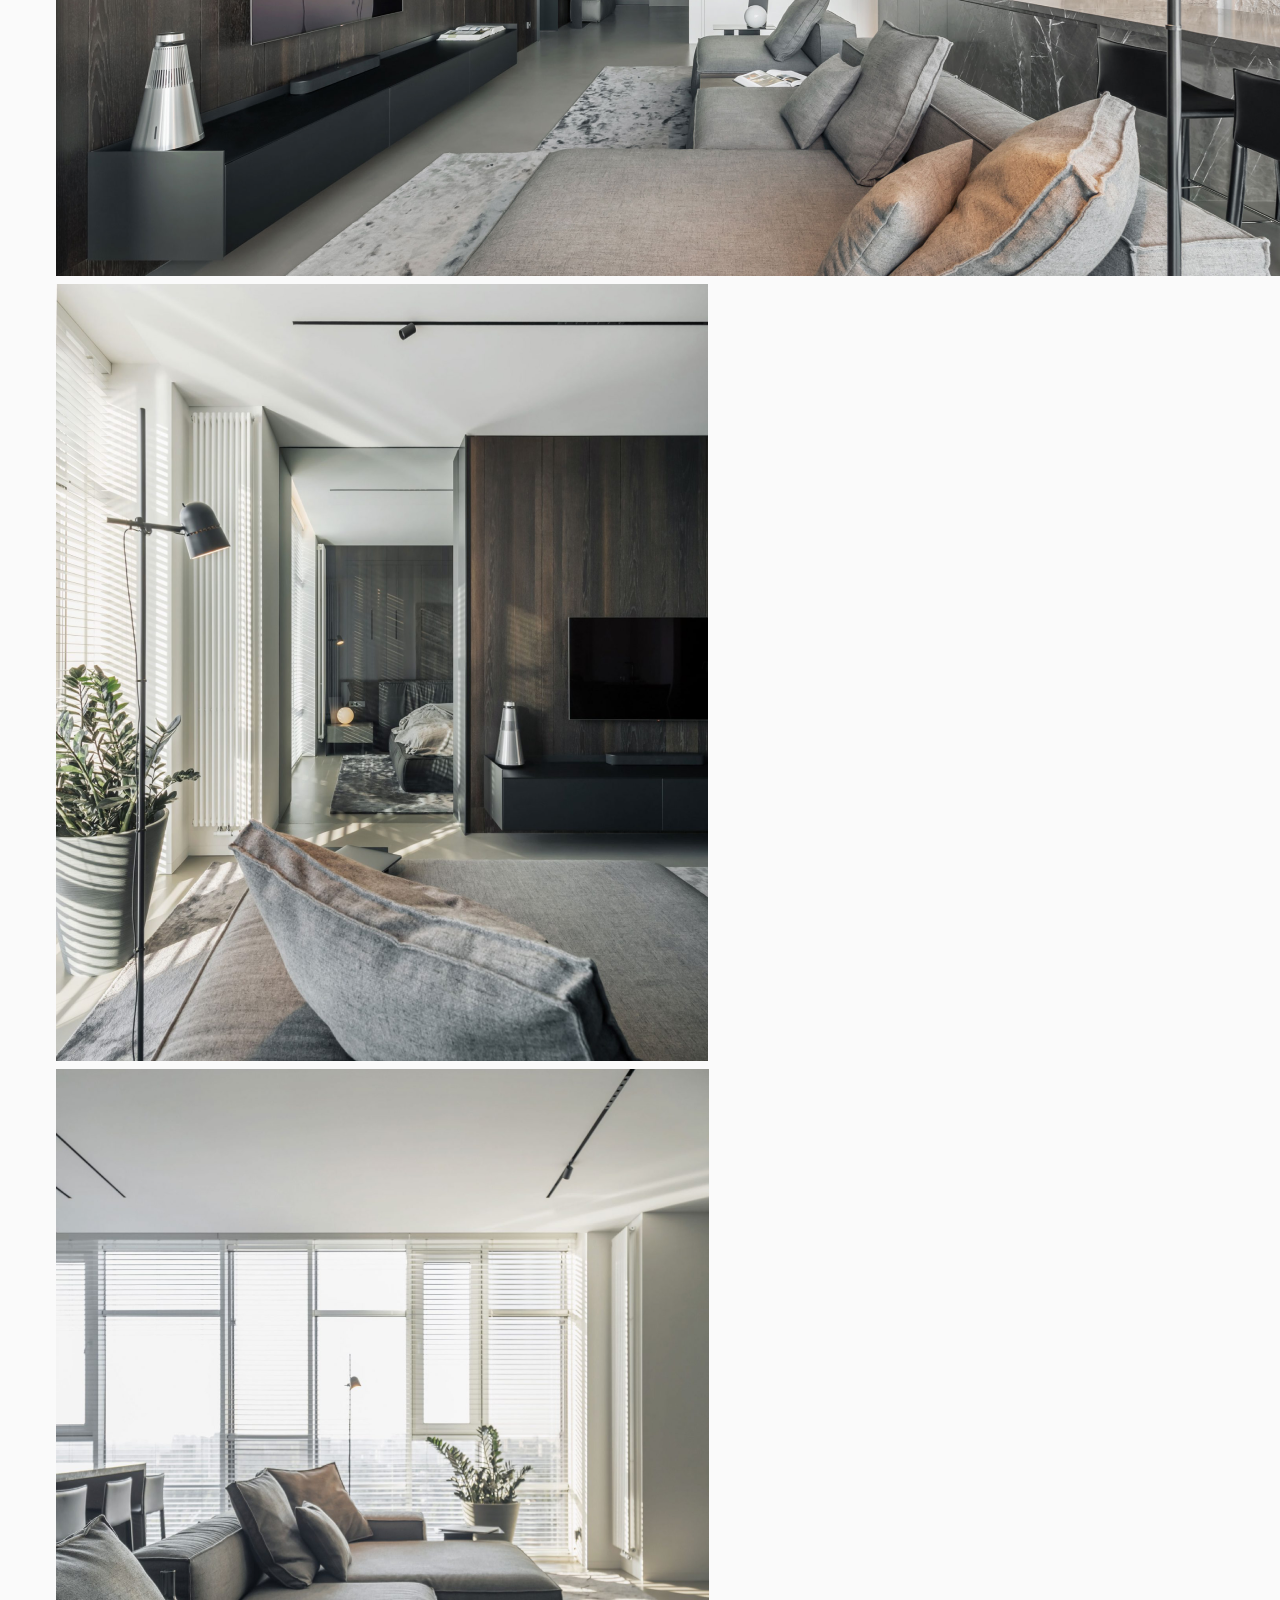
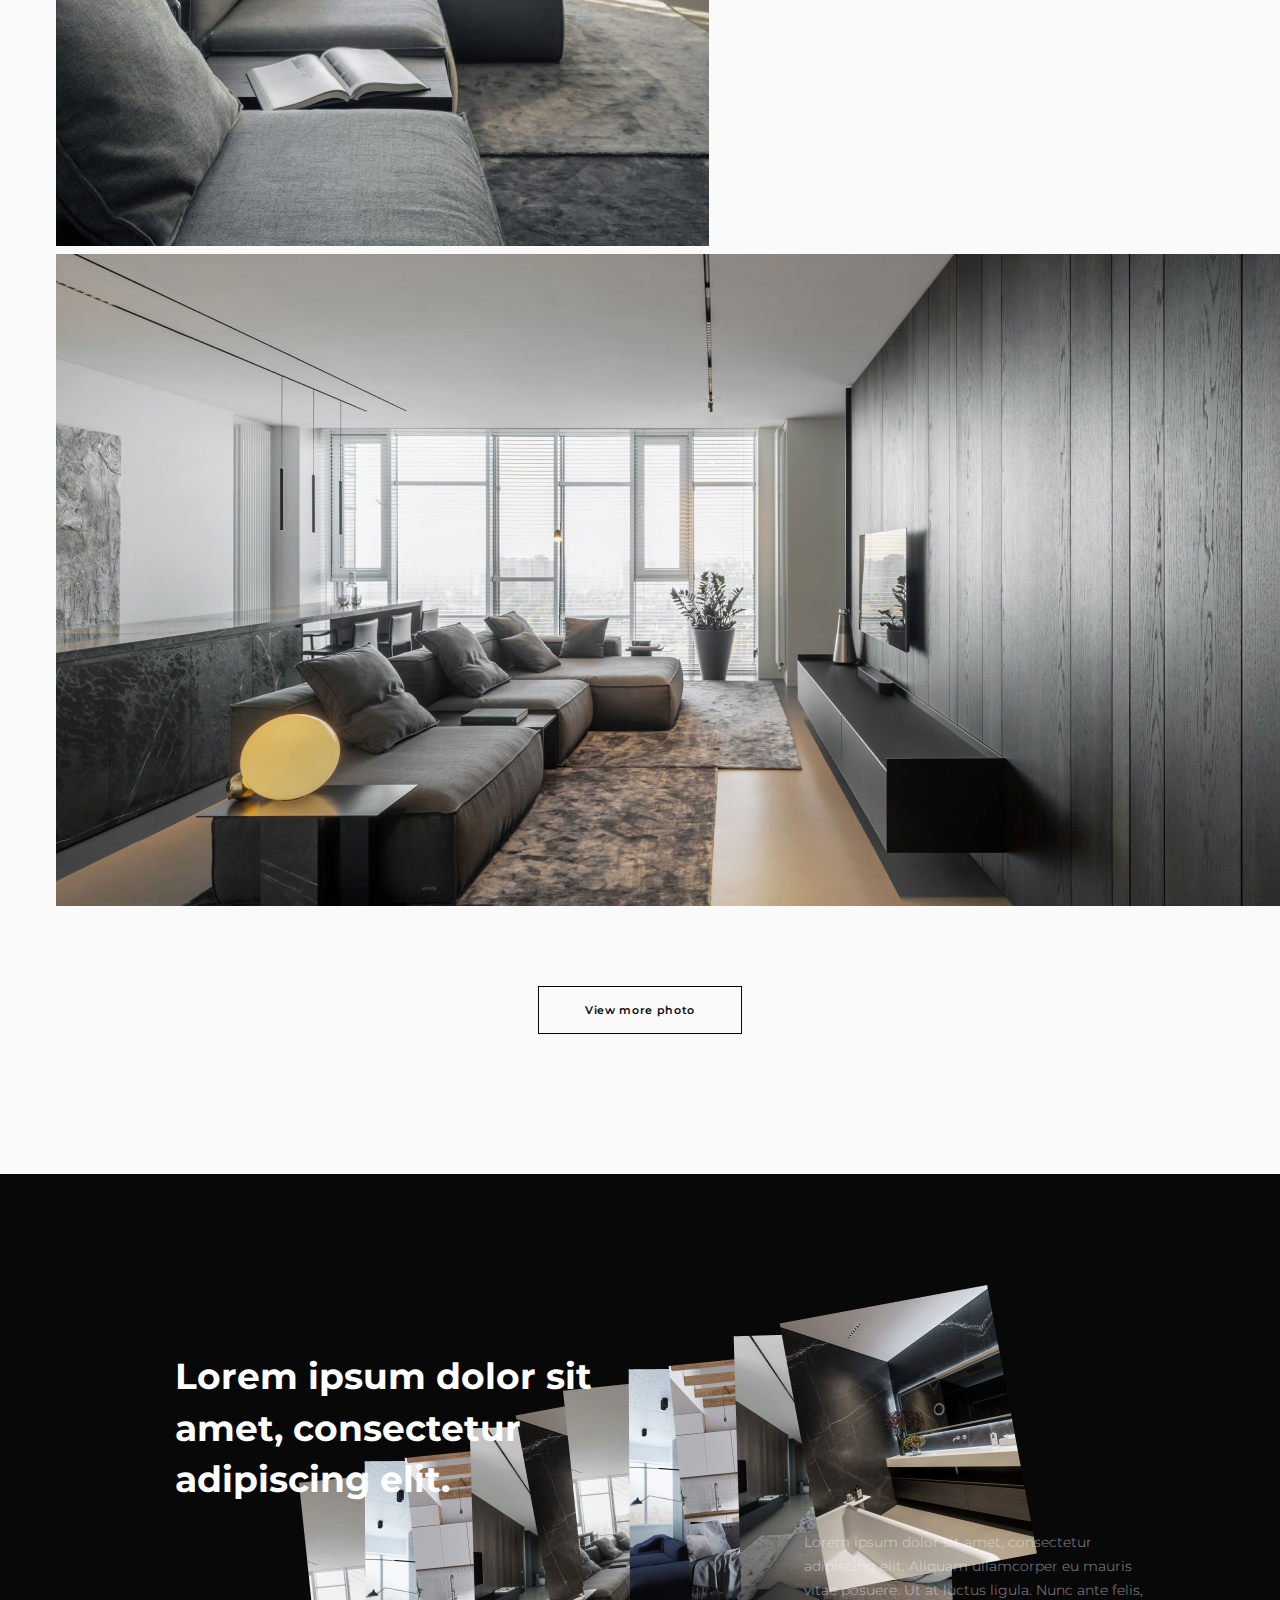
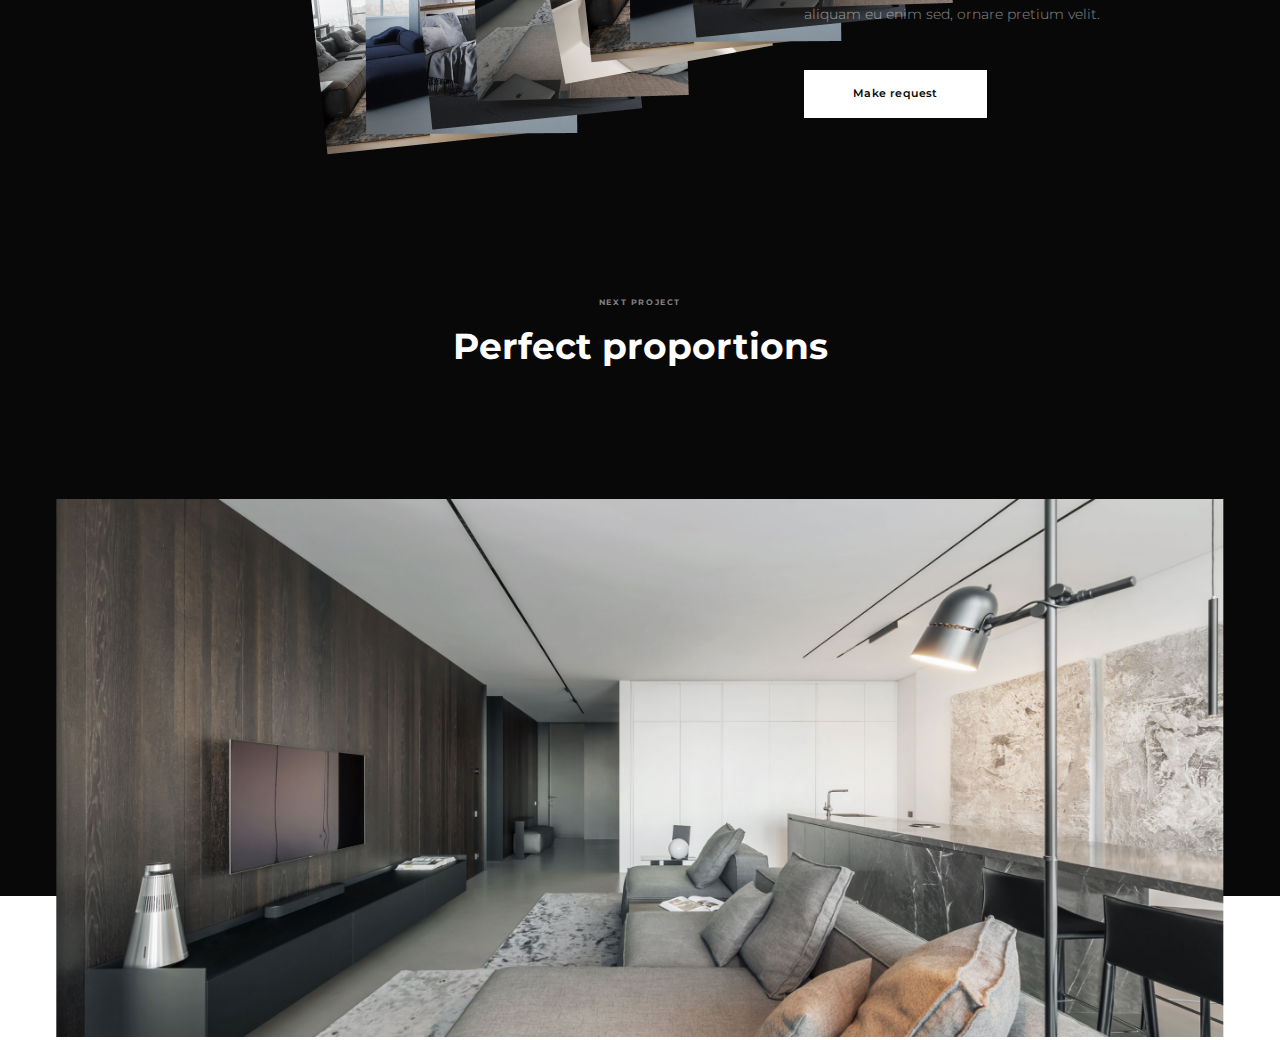
<file: one-project.html>
<!DOCTYPE html>
<html lang="en">
     <head>
	<meta charset="UTF-8">
	<meta http-equiv="X-UA-Compatible" content="IE=edge">
	<meta name="viewport" content="width=device-width, initial-scale=1.0">
	<meta name="description" content="studio interior - your best choice">
	<link rel="stylesheet" href="css/style.min.css">
	<link rel="stylesheet" href="https://cdn.jsdelivr.net/npm/swiper@8/swiper-bundle.min.css"/>
	<link rel="preconnect" href="https://fonts.googleapis.com">
    <link rel="preconnect" href="https://fonts.gstatic.com" crossorigin>
    <link href="https://fonts.googleapis.com/css2?family=Montserrat&display=swap" rel="stylesheet">
	<link rel="preconnect" href="https://fonts.googleapis.com"><link rel="preconnect" href="https://fonts.gstatic.com" crossorigin><link href="https://fonts.googleapis.com/css2?family=Montserrat:wght@600&display=swap" rel="stylesheet">
	<link rel="preconnect" href="https://fonts.googleapis.com"><link rel="preconnect" href="https://fonts.gstatic.com" crossorigin><link href="https://fonts.googleapis.com/css2?family=Montserrat:wght@700&display=swap" rel="stylesheet">
	<link rel="preconnect" href="https://fonts.googleapis.com"><link rel="preconnect" href="https://fonts.gstatic.com" crossorigin><link href="https://fonts.googleapis.com/css2?family=Montserrat:wght@300&display=swap" rel="stylesheet">

	 <title>One project</title>
</head>
<body>
    <div class="one-project_wrapper">
    <header class="one-project_header">
        <div class="one-project_headerWrapper">
            <div class="header-wrapper">
    <div class="header-container">
        <span class="header-logo"><a class="header-logo_link" href="main.html">LOGO</a></span>
        <nav class="header-navigation">
            <a href="projects.html" class="header-link">Projects</a>
            <a href="about.html" class="header-link">About us</a>
            <a href="news.html" class="header-link">Blog</a>
            <a href="contact.html" class="header-link">Contacts</a>
        </nav>
        <div class="header-burger">
            <div class="header-burger_lines">
                <span class="header-burger_line"></span>
                <span class="header-burger_line2"></span>
            </div>
            <span class="header-burger_title">Menu</span>
        </div>
        <span class="header-language">En</span>
        <a href="pop-up.html" class="header-button">Send Request</a>
    </div>
</div>

<div class="modal-menu">
    <div class="modal-menu_wrapper">
        <div class="modal-menu_container">
           <div class="modal-menu_headerWrapper">
            <div class="header-wrapper">
                <div class="header-container">
                    <span class="header-logo"><a class="header-logo_link" href="main.html">LOGO</a></span>
                    <nav class="header-navigation">
                        <a href="projects.html" class="header-link">Projects</a>
                        <a href="about.html" class="header-link">About us</a>
                        <a href="404.html" class="header-link">Blog</a>
                        <a href="contact.html" class="header-link">Contacts</a>
                    </nav>
                    <div class="header-burger">
                        <div class="modal-burger_lines">
                            <span class="modal-burger_line"></span>
                            <span class="modal-burger_line2"></span>
                        </div>
                        <span class="header-burger_title">Menu</span>
                    </div>
                    <span class="header-language">En</span>
                    <a href="pop-up.html" class="header-button">Send Request</a>
                </div>
            </div>
           </div>
            <div class="burger-navigation_menu">
                <a href="main.html" class="burger-navigation_menuItem">Home</a>
                <a href="projects.html" class="burger-navigation_menuItem">Projects</a>
                <a href="about.html" class="burger-navigation_menuItem">About us</a>
                <a href="404.html" class="burger-navigation_menuItem">Blog</a>
                <a href="contact.html" class="burger-navigation_menuItem">Contacts</a>
            </div>
            <a href="pop-up.html" class="modal-menu_button">Send Request</a>
            <div class="introduction-footer">
                <div class="introduction-footer_socialMedia">
                    <a href="#">Fb</a>
                    <a href="#">In</a>
                    <a href="#">Be</a>
                </div>
                <div class="introduction-footer_geo">
                    <img class='geo-icon' src="img/geo-icon.svg" alt="">
                    <span>Berlin</span>
                    <img class='geo-arrow' src="img/geo-arrow.svg" alt="">
                </div>
                <div class="introduction-footer_contacts">
                    <span class="footer_contacts_phone modal-burger_span">+380983527547</span>
                    <span>E: info@gmail.com</span>
                </div>
             </div>
        </div>
      
    </div>
   </div>
 

<script>
    const lines = document.querySelector('.header-burger_lines');
    const line = document.querySelector('.header-burger_line');
    const line2 = document.querySelector('.header-burger_line2');
    const menuBurger = document.querySelector('.modal-menu');
    const header = document.querySelector('.header-burger_lines');
    const modalLine = document.querySelector('.modal-burger_line');
    const modalLine2 = document.querySelector('.modal-burger_line2');

  
    lines.addEventListener('click', () => {
   /* line.style.transform = "rotate(-45deg)";
    line2.style.transform = "rotate(45deg)";
    line2.style.marginTop = '0px';
    line.style.marginTop = '5px';*/
     menuBurger.style.display = 'block';
    })
   
</script>
<script>
    const closeW = document.querySelector('.modal-burger_lines');
    const meneM = document.querySelector('.modal-menu');
    closeW.addEventListener('click', () => {
    meneM.style.display = 'none';
   /* line.style.transform = "rotate(0deg)";
    line2.style.transform = "rotate(0deg)";
    line.style.marginTop = '8px';*/
    })
    </script>
            <img src="img/one-project_headerBackground.png" alt="" class="one-project_headerBackground">
            <img src="img/one-project_headerBackground-1024.png" alt="" class="one-project_headerBackground-1024">
            <div class="one-project_headerInfo">
                <h2 class="one-project_headerInfo_title">Residence <br class="one-project_headerInfo_title_br">by the lighthouse</h2>
                <p class="one-project_headerInfo_text">Lorem ipsum dolor sit amet, consectetur adipiscing elit. 
                    Aliquam ullamcorper eu mauris vitae posuere. Ut at luctus ligula. Nunc ante felis, aliquam eu enim 
                    sed, ornare pretium velit.</p>
                <div class="one-project_headerInfo_geo">
                    <div class="one-project_headerInfo_geoItem">
                        <img src="img/our-projects_geo-1img.svg" alt="" class="_geo-img">
                        <span class="_geo-text">Lodz, Poland</span>
                    </div>
                    <div class="one-project_headerInfo_geoItem">
                        <img src="img/our-projects_geo-2img.svg" alt="" class="_geo-img">
                        <span class="_geo-text">16.10.2018</span>
                    </div>
                    <div class="one-project_headerInfo_geoItem">
                        <img src="img/our-projects_geo-3img.svg" alt="" class="_geo-img">
                        <span class="_geo-text">80 sq.m</span>
                    </div>
                </div>
            </div>
            <div class="one-project_header_socialMedia">
                <span class="one-project_share">Share:</span>
                <a href="contact.html" class="one-project_headerLink"><img src="img/our-projects_social-1img.svg" alt=""></a>
                <a href="contact.html" class="one-project_headerLink"><img src="img/our-projects_social-2img.svg" alt=""></a>
                <a href="contact.html" class="one-project_headerLink"><img src="img/our-projects_social-3img.svg" alt=""></a>
                <a href="contact.html" class="one-project_headerLink"><img src="img/our-projects_social-4img.svg" alt=""></a>
            </div>
        </div>
    </header>
    <div class="icon-navigation">
        <div class="icon-navigation_container">
            <img src="img/icon-navigation_leftArrow.svg" alt="" class="icon-navigation_img">
            <img src="img/icon-navigation_rightArrow.svg" alt="" class="icon-navigation_img">
            <img src="img/icon-navigation_folder.svg" alt="" class="icon-navigation_img">
            <img src="img/icon-navigation_book.svg" alt="" class="icon-navigation_img">
            <img src="img/icon-navigation_doubleBook.svg" alt="" class="icon-navigation_img">
        </div>
       </div>
    <main class="one-projects_main one-project_container">
        <div class="one-projects_mainInfo">
            <h2 class="one-projects_mainTitle">Donec et ipsum nec quam posuere maximus eu in erat. Duis laoreet finibus consectetur. </h2>
            <p class="one-projects_mainText">Lorem ipsum dolor sit amet, consectetur adipiscing elit. Cras vel gravida urna. Donec 
                blandit sapien eu diam ullamcorper euismod. Nam tempus pellentesque ligula ut aliquam. Donec et ipsum nec quam posuere 
                maximus eu in erat. Duis laoreet finibus consectetur. Nullam pulvinar ex sit amet leo gravida, sed mattis enim vehicula. 
                Duis purus nisl, consectetur ut est non, placerat eleifend turpis. Duis auctor suscipit arcu. Aenean leo est, rutrum a 
                eleifend eget, tempor nec urna. Proin finibus lobortis arcu dictum convallis. Ut fermentum eu magna vel laoreet. In 
                lacus augue, malesuada id elit sit amet, varius imperdiet ex. Nullam blandit lobortis posuere:</p>
            <a href="projects.html" class="one-projects_mainLink">Discover more</a>
        </div>
        <div class="one-projects_mainGallery">
            <img src="img/our-projects-1img-1440.png" alt="" class="one-projects_galleryImg _one-projects_galleryImg-full">
            <img src="img/our-projects-2img-1440.png" alt="" class="one-projects_galleryImg _one-projects_galleryImg-half">
            <img src="img/our-projects-3img-1440.png" alt="" class="one-projects_galleryImg _one-projects_galleryImg-half">
            <img src="img/our-projects-4img-1440.png" alt="" class="one-projects_galleryImg _one-projects_galleryImg-full">
        </div>
        <a href="404.html" class="one-projects_bottomLink">View more photo</a>
        
    </main>
    <div class="one-projects_galleryFooter">
       <p class="one-projects_galleryFooter-text">Lorem ipsum dolor <br class="gallery-footerBr">sit amet, consectetur adipiscing elit. </p>
        <img src="img/gallery-footer_group.png" alt="" class="one-projects_galleryFooter_img">
         <div class="one-projects_galleryFooter-request">
            <p class="one-projects_request-text">Lorem ipsum dolor sit amet, consectetur adipiscing elit. Aliquam 
                ullamcorper eu mauris vitae posuere. Ut at luctus ligula. Nunc ante felis, aliquam eu enim 
                sed, ornare pretium velit.</p>
            <a href="pop-up.html" class="one-projects_request-button">Make request</a>
        </div>
    <h4 class="one-projects_bottomTitle_h4">Next project</h4>
    <h2 class="one-projects_bottomTitle_h2">Perfect proportions</h2>
    </div>
    <div class="one-project_bottomImg one-project_container">
        <img src="img/one-project_bootomImg-1440.png" alt="" class="one-project_bottomImg-1440">
        <img src="img/one-project_bootomImg-1024.png" alt="" class="one-project_bottomImg-1024">
    </div>
    </div>
</body>
</html>
</file>
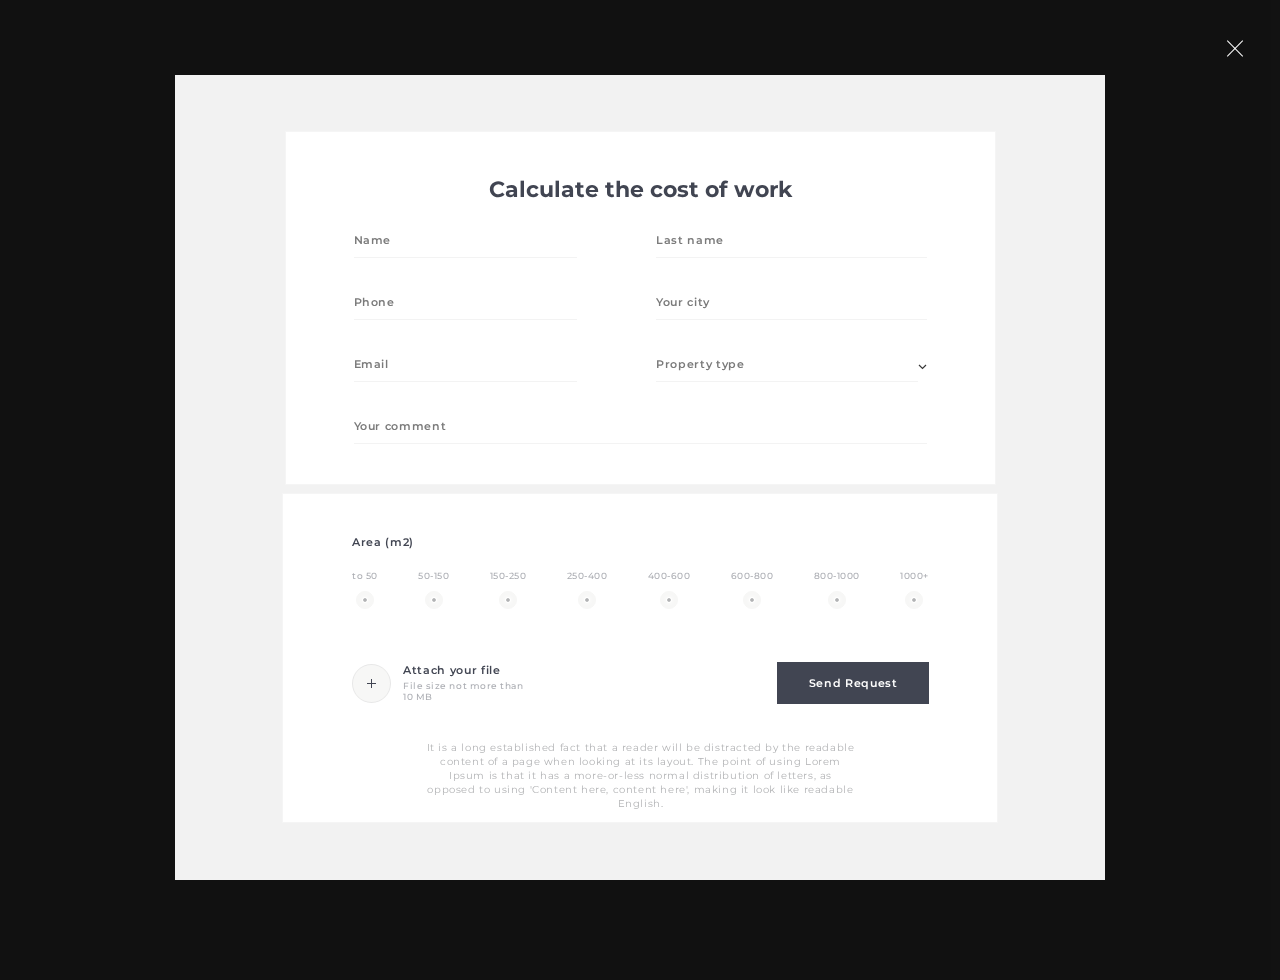
<file: pop-up.html>
<!DOCTYPE html>
<html lang="en">
     <head>
	<meta charset="UTF-8">
	<meta http-equiv="X-UA-Compatible" content="IE=edge">
	<meta name="viewport" content="width=device-width, initial-scale=1.0">
	<meta name="description" content="studio interior - your best choice">
	<link rel="stylesheet" href="css/style.min.css">
	<link rel="stylesheet" href="https://cdn.jsdelivr.net/npm/swiper@8/swiper-bundle.min.css"/>
	<link rel="preconnect" href="https://fonts.googleapis.com">
    <link rel="preconnect" href="https://fonts.gstatic.com" crossorigin>
    <link href="https://fonts.googleapis.com/css2?family=Montserrat&display=swap" rel="stylesheet">
	<link rel="preconnect" href="https://fonts.googleapis.com"><link rel="preconnect" href="https://fonts.gstatic.com" crossorigin><link href="https://fonts.googleapis.com/css2?family=Montserrat:wght@600&display=swap" rel="stylesheet">
	<link rel="preconnect" href="https://fonts.googleapis.com"><link rel="preconnect" href="https://fonts.gstatic.com" crossorigin><link href="https://fonts.googleapis.com/css2?family=Montserrat:wght@700&display=swap" rel="stylesheet">
	<link rel="preconnect" href="https://fonts.googleapis.com"><link rel="preconnect" href="https://fonts.gstatic.com" crossorigin><link href="https://fonts.googleapis.com/css2?family=Montserrat:wght@300&display=swap" rel="stylesheet">

	 <title>Pop-up</title>
</head>
<body>
    <div class="pop-up_wrapper">
        <div class="pop-up_close">
            <span class="pop-up_closeLine"></span>
        </div>
        <div class="pop-up_form">
          <div class="pop-up_form_body1">
            <h2 class="pop-up_form_body1-title">Calculate the cost of work</h2>
            <div class="input-body">
                <div class="input-bodyLeft">
                 <input type="text" placeholder="Name" class="input-body_input" onclick="this.placeholder=''">
                 <input type="text" placeholder="Last name" class="input-body_input input-body_input_mobile" onclick="this.placeholder=''">
                 <input type="text" placeholder="Phone" class="input-body_input" onclick="this.placeholder=''">
                 <input type="text" placeholder="Email" class="input-body_input" onclick="this.placeholder=''">
                </div>
                <div class="input-bodyRight">
                    <input type="text" placeholder="Last name" class="input-body_input _input-body_inputBlock" onclick="this.placeholder=''">
                    <input type="text" placeholder="Your city" class="input-body_input" onclick="this.placeholder=''">
                   <div class="inputType-wrapper"><input type="text" placeholder="Property type" class="input-body_input" onclick="this.placeholder=''"><img src="img/arrow-down.svg" class= "input-body_inputImg" alt=""></div>
                </div>
            </div>
          
            <input type="text" placeholder="Your comment" class="input-comment" onclick="this.placeholder=''">
          </div>
          <div class="pop-up_form_body2">
            <h4 class="pop-up_form_body2_title">Area (m2)</h4>
            <div class="pop-up_form_body2_scale">
                   <div class="_body2_scale-item">
                    <span class="_scale-item-numbers">to 50</span>
                    <span class="_scale-item-circle"><img src="img/scale-dot.svg" alt=""></span>
                </div>
                <div class="_body2_scale-item">
                    <span class="_scale-item-numbers">50-150</span>
                    <span class="_scale-item-circle"><img src="img/scale-dot.svg" alt=""></span>
                </div>
                <div class="_body2_scale-item">
                    <span class="_scale-item-numbers">150-250</span>
                    <span class="_scale-item-circle"><img src="img/scale-dot.svg" alt=""></span>
                </div>
                <div class="_body2_scale-item _body2_scale-item-bottom">
                    <span class="_scale-item-numbers">250-400</span>
                    <span class="_scale-item-circle"><img src="img/scale-dot.svg" alt=""></span>
                </div>
                
                   <div class="_body2_scale-item">
                    <span class="_scale-item-numbers">400-600</span>
                    <span class="_scale-item-circle"><img src="img/scale-dot.svg" alt=""></span>
                </div>
                <div class="_body2_scale-item">
                    <span class="_scale-item-numbers">600-800</span>
                    <span class="_scale-item-circle"><img src="img/scale-dot.svg" alt=""></span>
                </div>
                <div class="_body2_scale-item">
                    <span class="_scale-item-numbers">800-1000</span>
                    <span class="_scale-item-circle"><img src="img/scale-dot.svg" alt=""></span>
                </div>
                <div class="_body2_scale-item">
                    <span class="_scale-item-numbers">1000+</span>
                    <span class="_scale-item-circle"><img src="img/scale-dot.svg" alt=""></span>
                </div>
                
                </div>
                <div class="pop-up_form_body2_line"></div>
                <div class="pop-up_form_body2_line2"></div>
            
           
            <div class="attach-file">
                <div class="attach-file_uplpading-form">
                    <img src="img/attach-file.svg" alt="" class="_uploading-form_button">
                    <div class="uploading-form_decscription">
                        <span class="uploading-form_decscriptionTitle">Attach your file</span>
                        <span class="uploading-form_decscriptionText">File size not more than 10 MB</span>
                    </div>
                    <a href="404.html" class="uploading-form_decscriptionButton">Send Request</a>
                </div>

            </div>
            <p class="pop-up_form_body2_bottomText">It is a long established fact that a reader will be distracted 
                by the readable content of a page when looking at its layout. The point of using Lorem Ipsum is that 
                it has a more-or-less normal distribution of letters, as opposed to using 'Content here, content here',
                 making it look like readable English.</p>
          </div>
        </div>
    </div>
    <script>
        const closeP = document.querySelector('.pop-up_close');
        closeP.addEventListener('click', () => {
            window.history.back()
        })
    </script>
  
</body>
</html>
</file>
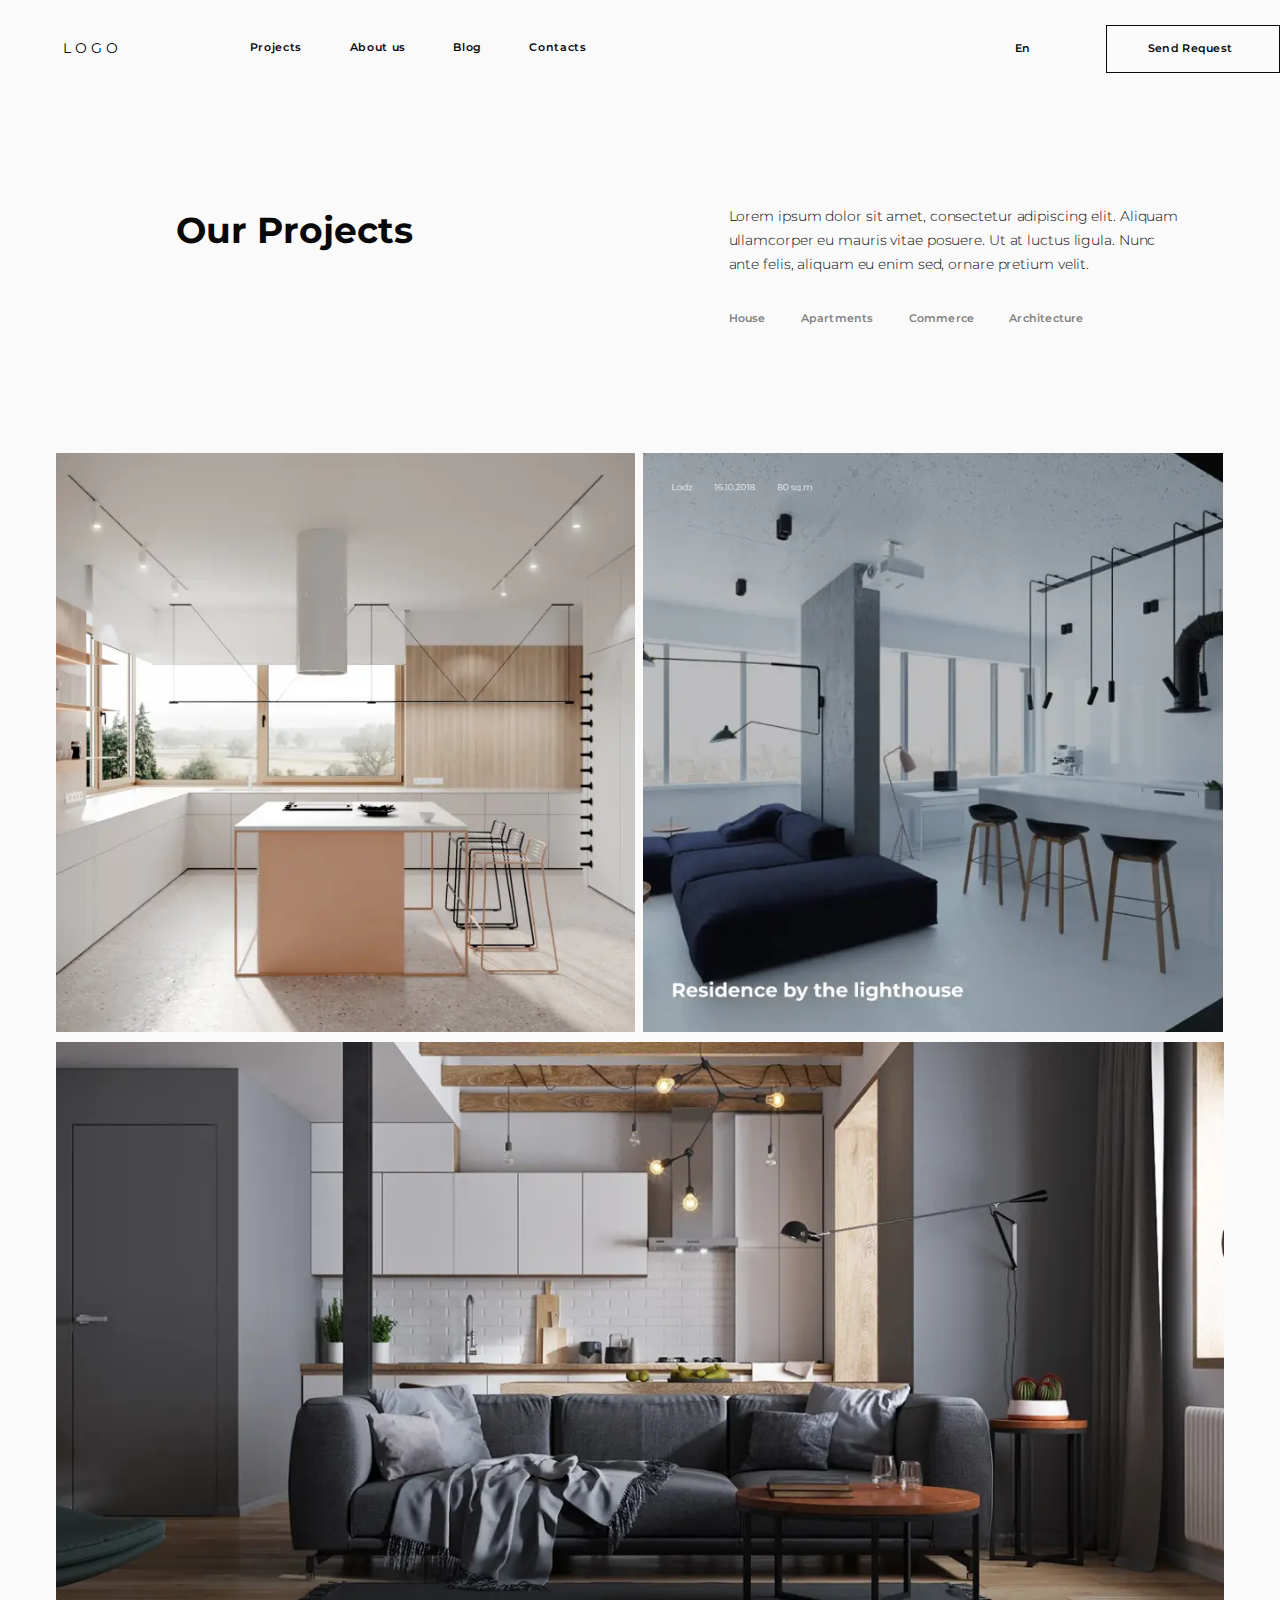
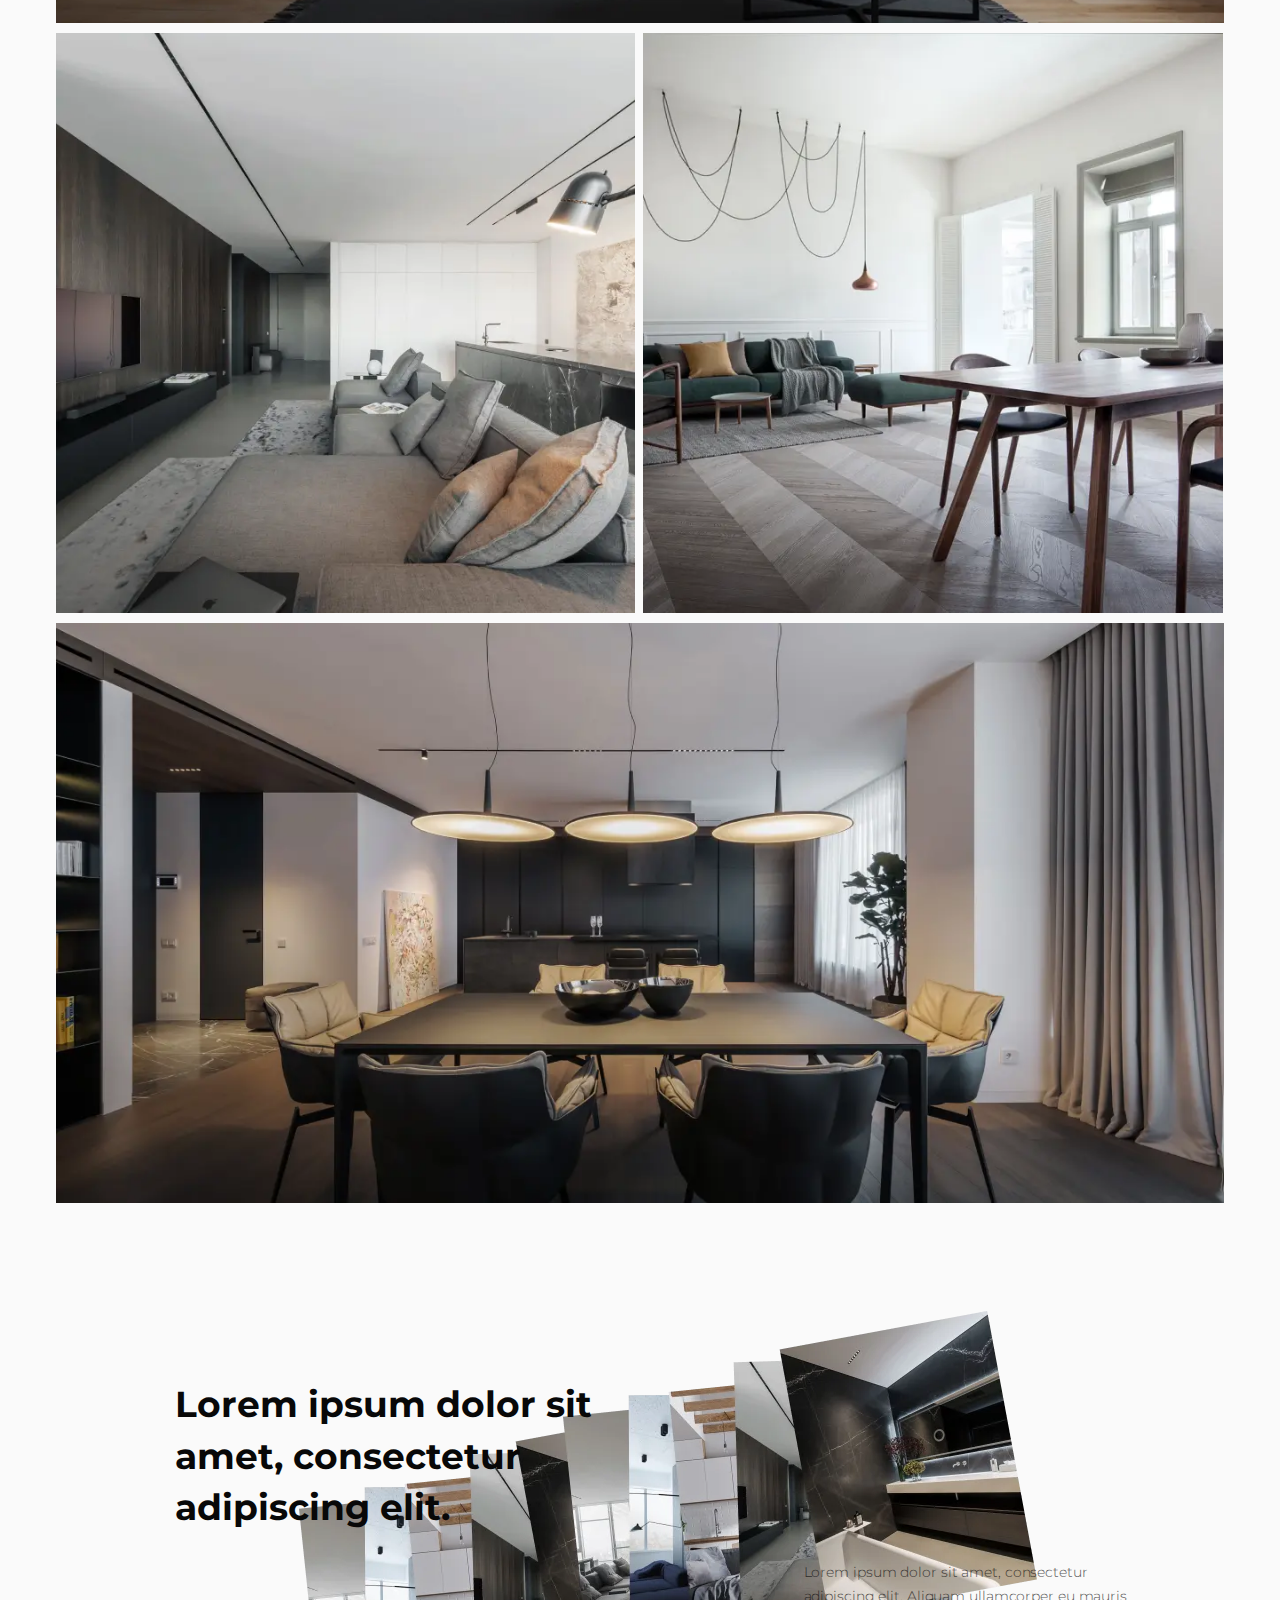
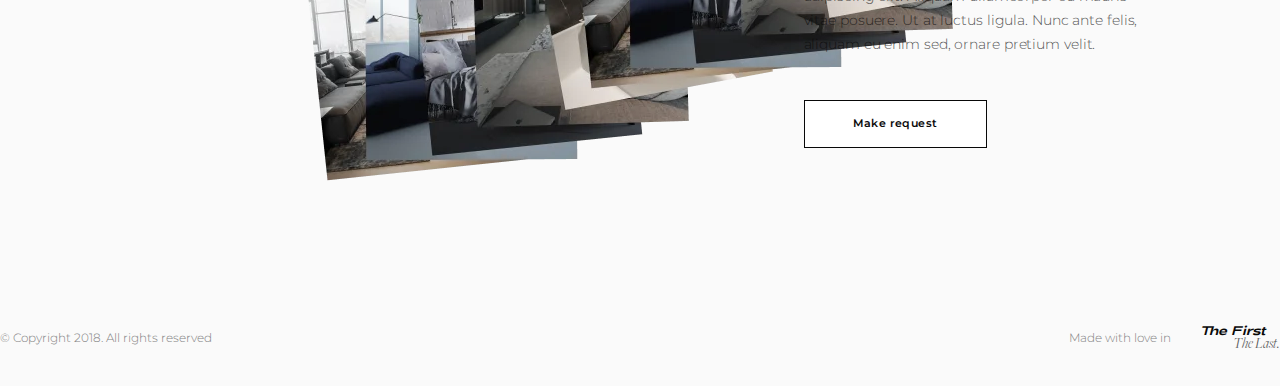
<file: projects.html>
<!DOCTYPE html>
<html lang="en">
     <head>
	<meta charset="UTF-8">
	<meta http-equiv="X-UA-Compatible" content="IE=edge">
	<meta name="viewport" content="width=device-width, initial-scale=1.0">
	<meta name="description" content="studio interior - your best choice">
	<link rel="stylesheet" href="css/style.min.css">
	<link rel="stylesheet" href="https://cdn.jsdelivr.net/npm/swiper@8/swiper-bundle.min.css"/>
	<link rel="preconnect" href="https://fonts.googleapis.com">
    <link rel="preconnect" href="https://fonts.gstatic.com" crossorigin>
    <link href="https://fonts.googleapis.com/css2?family=Montserrat&display=swap" rel="stylesheet">
	<link rel="preconnect" href="https://fonts.googleapis.com"><link rel="preconnect" href="https://fonts.gstatic.com" crossorigin><link href="https://fonts.googleapis.com/css2?family=Montserrat:wght@600&display=swap" rel="stylesheet">
	<link rel="preconnect" href="https://fonts.googleapis.com"><link rel="preconnect" href="https://fonts.gstatic.com" crossorigin><link href="https://fonts.googleapis.com/css2?family=Montserrat:wght@700&display=swap" rel="stylesheet">
	<link rel="preconnect" href="https://fonts.googleapis.com"><link rel="preconnect" href="https://fonts.gstatic.com" crossorigin><link href="https://fonts.googleapis.com/css2?family=Montserrat:wght@300&display=swap" rel="stylesheet">

	 <title>Projects</title>
</head>
<body>
    <div class="projects-wrapper">
       <div class="projectsHeader-wrapper projects-container"><!DOCTYPE html>
<html lang="en">
<head>
    <meta charset="UTF-8">
    <meta http-equiv="X-UA-Compatible" content="IE=edge">
    <meta name="viewport" content="width=device-width, initial-scale=1.0">
    <title>@@title</title>
</head>
<body>
    <div class="header-dark_wrapper">
       <a class="darkHeader-logo_link" href="main.html">
       <!--<img src="img/header-dark_logo.svg" alt="" class="header-dark_logo">-->
       <span class="header-dark_logo">LOGO</span>

    </a>
        <nav class="header-dark_navigation">
            <a href="projects.html">Projects</a>
            <a href="about.html">About us</a>
            <a href="news.html">Blog</a>
            <a href="contact.html">Contacts</a>
        </nav>
        <div class="header-dark_burger">
            <div class="headerDark-burger_lines">
                <span class="headerDark-burger_line"></span>
                <span class="headerDark-burger_line2"></span>
            </div>
            <span class="headerDark-burger_title">Menu</span>
        </div>
        <ul class="header-dark_language">
            <li>En</li>
        </ul>
        <a href="pop-up.html" class="header-dark_button">Send Request</a>
    </div>
    <!---------------------------------------------------------------------------------------------------------->
    <div class="modal-menu">
        <div class="modal-menu_wrapper">
            <div class="modal-menu_container">
                <div class="header-wrapper">
                    <div class="header-container">
                        <span class="header-logo"><a class="header-logo_link" href="main.html">LOGO</a></span>
                        <nav class="header-navigation">
                            <a href="projects.html" class="header-link">Projects</a>
                            <a href="about.html" class="header-link">About us</a>
                            <a href="news.html" class="header-link">Blog</a>
                            <a href="contact.html" class="header-link">Contacts</a>
                        </nav>
                        <div class="header-burger">
                            <div class="modal-burger_lines">
                                <span class="modal-burger_line"></span>
                                <span class="modal-burger_line2"></span>
                            </div>
                            <span class="header-burger_title">Menu</span>
                        </div>
                        <span class="header-language">En</span>
                        <a href="pop-up.html" class="header-button">Send Request</a>
                    </div>
                </div>
               
                <div class="burger-navigation_menu">
                    <a href="main.html" class="burger-navigation_menuItem">Home</a>
                    <a href="projects.html" class="burger-navigation_menuItem">Projects</a>
                    <a href="about.html" class="burger-navigation_menuItem">About us</a>
                    <a href="404.html" class="burger-navigation_menuItem">Blog</a>
                    <a href="contact.html" class="burger-navigation_menuItem">Contacts</a>
                </div>
                <a href="pop-up.html" class="modal-menu_button">Send Request</a>
                <div class="introduction-footer">
                    <div class="introduction-footer_socialMedia">
                        <a href="#">Fb</a>
                        <a href="#">In</a>
                        <a href="#">Be</a>
                    </div>
                    <div class="introduction-footer_geo">
                        <img class='geo-icon' src="img/geo-icon.svg" alt="">
                        <span>Berlin</span>
                        <img class='geo-arrow' src="img/geo-arrow.svg" alt="">
                    </div>
                    <div class="introduction-footer_contacts">
                        <span class="footer_contacts_phone modal-burger_span">+380983527547</span>
                        <span>E: info@gmail.com</span>
                    </div>
                 </div>
            </div>
          
        </div>
       </div>
    <script>
        const lines = document.querySelector('.headerDark-burger_lines');
        const line = document.querySelector('.headerDark-burger_line');
        const line2 = document.querySelector('.headerDark-burger_line2');
        const menuBurger = document.querySelector('.modal-menu');
        const header = document.querySelector('.header-burger_lines');
        const modalLine = document.querySelector('.modal-burger_line');
        const modalLine2 = document.querySelector('.modal-burger_line2');
    
      
        lines.addEventListener('click', () => {
       /* line.style.transform = "rotate(-45deg)";
        line2.style.transform = "rotate(45deg)";
        line2.style.marginTop = '0px';
        line.style.marginTop = '5px';*/
         menuBurger.style.display = 'block';
        })
       
    </script>
    <script>
        const closeW = document.querySelector('.modal-burger_lines');
        const meneM = document.querySelector('.modal-menu');
        closeW.addEventListener('click', () => {
        meneM.style.display = 'none';
       /* line.style.transform = "rotate(0deg)";
        line2.style.transform = "rotate(0deg)";
        line.style.marginTop = '8px';*/
        })
        </script>
</body>
</html></div>
    <header class="projects-header projects-container">
       
       <div class="projects_headerBody">
        <h2 class="projects_headerTitle">Our Projects</h2>
            <div class="projects_headerNavigation-body">
            <p class="projects_headerNavigation-text">Lorem ipsum dolor sit amet, consectetur adipiscing elit. 
                Aliquam ullamcorper eu mauris vitae posuere. Ut at luctus ligula. Nunc ante felis, aliquam eu enim 
                sed, ornare pretium velit.</p>
            <nav class="projects_headerNavigation">
                <a href="one-project.html" class="projects_headerNavigation_link">House</a>
                <a href="one-project.html" class="projects_headerNavigation_link">Apartments</a>
                <a href="one-project.html" class="projects_headerNavigation_link">Commerce</a>
                <a href="404.html" class="projects_headerNavigation_link">Architecture</a>
            </nav>
        </div>
           <!--<ul class="projects_headerNavigation-mobile">
                <li class="_headerNavigationLink-first"><a href="" class="_headerNavigationLink-first">Apartments</a></li>
                <li class="_headerNavigationLink-mobile"><a href=""  class="_headerNavigationLink-mobile">House</a></li>
                <li class="_headerNavigationLink-mobile"><a href=""  class="_headerNavigationLink-mobile">Commerce</a></li>
                <li class="_headerNavigationLink-mobile"><a href=""  class="_headerNavigationLink-mobile">Architecture</a></li>
                </ul>-->
                <div class="latest-news_headerNavigation-mobile">
                    <a href="#" class="_headerNavigationLink-first">Apartments</a>
                    <div class="_headerNavigationLink-wrapper">
                    <a href="projects.html"  class="_headerNavigationLink-mobile _mobile1">All</a>
                    <a href="404.html"  class="_headerNavigationLink-mobile _mobile2">Blog</a>
                    <a href="news.html"  class="_headerNavigationLink-mobile _mobile3">News</a>
                    <a href="404.html"  class="_headerNavigationLink-mobile _mobile4">Advice from the designer</a>
                    <div class="closeList"><span class="closeList-line1"></span><span class="closeList-line2"></span></div>
                    </div>
                </div>
        </div>
    </header>
    <main class="projects-main projects-container">
        <div class="projects-gallery-1440">
            
            <div class="projects-galleryitemWrapper_small">
                <img src="img/projects-gallery_1img-1440.webp" alt="" class="projects-gallery_img _projects-gallery_imgSmall">
            </div>
            <div class="projects-galleryitemWrapper_small">
            <img src="img/projects-gallery_2img-1440.webp" alt="" class="projects-gallery_img _projects-gallery_imgSmall">
            </div>
            
            <div class="projects-galleryitemWrapper">
            <img src="img/projects-gallery_3img-1440.webp" alt="" class="projects-gallery_img">
            </div>
            <div class="projects-galleryitemWrapper_small">
            <img src="img/projects-gallery_4img-1440.webp" alt="" class="projects-gallery_img _projects-gallery_imgSmall">
            </div>
            <div class="projects-galleryitemWrapper_small">
            <img src="img/projects-gallery_5img-1440.webp" alt="" class="projects-gallery_img _projects-gallery_imgSmall">
            </div>
            <div class="projects-galleryitemWrapper">
            <img src="img/projects-gallery_6img-1440.webp" alt="" class="projects-gallery_img">
            </div>
        </div>
        <div class="projects-gallery-1024">
            <div class="projects-galleryitemWrapper">
                <img src="img/projects-gallery_1img-1024.webp" alt="" class="_projects-gallery_imgSmall">
            </div>
            <div class="projects-galleryitemWrapper">
            <img src="img/projects-gallery_2img-1024.webp" alt="" class="_projects-gallery_imgSmall">
            </div>
            <div class="projects-galleryitemWrapper  _itemFull">
            <img src="img/projects-gallery_3img-1024.webp" alt="" class="projects-gallery_img">
            </div>
            <div class="projects-galleryitemWrapper">
            <img src="img/projects-gallery_4img-1024.webp" alt="" class="_projects-gallery_imgSmall">
            </div>
            <div class="projects-galleryitemWrapper">
            <img src="img/projects-gallery_5img-1024.webp" alt="" class="_projects-gallery_imgSmall">
            </div>
            <div class="projects-galleryitemWrapper  _itemFull">
            <img src="img/projects-gallery_6img-1024.webp" alt="" class="projects-gallery_img">
            </div>
        </div>
        <div class="projects-gallery-768">
            <div class="projects-galleryitemWrapper">
                <img src="img/projects-gallery_1img-768.webp" alt="" class="projects-gallery_img _projects-gallery_imgSmall">
            </div>
            <div class="projects-galleryitemWrapper">
            <img src="img/projects-gallery_2img-768.webp" alt="" class="projects-gallery_img _projects-gallery_imgSmall">
            </div>
            <div class="projects-galleryitemWrapper">
            <img src="img/projects-gallery_3img-768.webp" alt="" class="projects-gallery_img">
            </div>
            <div class="projects-galleryitemWrapper">
            <img src="img/projects-gallery_4img-768.webp" alt="" class="projects-gallery_img _projects-gallery_imgSmall">
            </div>
            <div class="projects-galleryitemWrapper">
            <img src="img/projects-gallery_5img-768.webp" alt="" class="projects-gallery_img _projects-gallery_imgSmall">
            </div>
            <div class="projects-galleryitemWrapper">
            <img src="img/projects-gallery_6img-768.webp" alt="" class="projects-gallery_img">
            </div>
        </div>
        <div class="projects-gallery-375">
            <div class="projects-galleryitemWrapper">
                <img src="img/projects-gallery_1img-375.webp" alt="" class="projects-gallery_img _projects-gallery_imgSmall">
            </div>
            <div class="projects-galleryitemWrapper">
            <img src="img/projects-gallery_2img-375.webp" alt="" class="projects-gallery_img _projects-gallery_imgSmall">
            </div>
            <div class="projects-galleryitemWrapper">
            <img src="img/projects-gallery_3img-375.webp" alt="" class="projects-gallery_img">
            </div>
            <div class="projects-galleryitemWrapper">
            <img src="img/projects-gallery_4img-375.webp" alt="" class="projects-gallery_img _projects-gallery_imgSmall">
            </div>
            <div class="projects-galleryitemWrapper">
            <img src="img/projects-gallery_5img-375.webp" alt="" class="projects-gallery_img _projects-gallery_imgSmall">
            </div>
            <div class="projects-galleryitemWrapper">
            <img src="img/projects-gallery_6img-375.webp" alt="" class="projects-gallery_img">
            </div>
        </div>
        <div class="projects_galleryFooter">
            <p class="projects_galleryFooter-text">Lorem ipsum dolor <br class="gallery-footerBr">sit amet, consectetur adipiscing elit. </p>
             <img src="img/gallery-footer_group.webp" alt="" class="projects_galleryFooter_img">
              <div class="projects_galleryFooter-request">
                 <p class="projects_request-text">Lorem ipsum dolor sit amet, consectetur adipiscing elit. Aliquam 
                     ullamcorper eu mauris vitae posuere. Ut at luctus ligula. Nunc ante felis, aliquam eu enim 
                     sed, ornare pretium velit.</p>
                 <a href="pop-up.html" class="projects_request-button">Make request</a>
             </div>
           </div>
    </main>
    <div class="main-footer"><!DOCTYPE html>
<html lang="en">
<head>
    <meta charset="UTF-8">
    <meta http-equiv="X-UA-Compatible" content="IE=edge">
    <meta name="viewport" content="width=device-width, initial-scale=1.0">
    <title>Footer</title>
</head>
<body>
    <div class="footer-wrapper">
       <div class="footer-container">
        <span class="footer-allRights">© Copyright 2018. All rights reserved</span>
        <div class="footer-logoWrapper">
            <span class="footer-aboutLove">Made with love in</span>
            <div class="footer-words_wrapper">
            <span class="footer-first">The First</span>
            <span class="footer-last">The Last.</span>
            </div>
        </div>
       </div>
    </div>
</body>
</html>
</div>
    </div>
   <script>
        const projectsWrapper = document.querySelector('.projects-wrapper');
        const firstLoveColor = document.querySelector('.footer-first');
        const lastColor = document.querySelector('.footer-last');
        if(projectsWrapper) {
            firstLoveColor.style.color = '#080808';
            lastColor.style.color = '#080808';
            lastColor.style.opacity = '0.7';
             }
    </script>
  <script>
    const menuOpen = document.querySelector('._headerNavigationLink-first');
    const menuList1 = document.querySelector('._mobile1');
    const menuList2 = document.querySelector('._mobile2');
    const menuList3 = document.querySelector('._mobile3');
    const menuList4 = document.querySelector('._mobile4');
    const closeList = document.querySelector('.closeList ');
    const itemLink = document.querySelector('._headerNavigationLink-wrapper');
   

    menuOpen.addEventListener('click', () => {
        menuList1.style.display = 'flex';
        menuList2.style.display = 'flex';
        menuList3.style.display = 'flex';
        menuList4.style.display = 'flex';
        itemLink.style.display = 'flex';
        })
        closeList.addEventListener('click', () => {
            itemLink.style.display = 'none';
              })
     </script>
</body>
</html>
</file>
<file: css/style.min.css>
/*@font-face {
	font-family: 'Montserrat-Bold';
	font-display: swap;
	src: url("../../dist/fonts/Montserrat-Bold.woff") format("woff");
	font-weight: 700;
	font-style: normal;

}*/
@font-face {
  font-family: "Adieu";
  font-display: swap;
  src: url("../fonts/Adieu-Regular.woff") format("woff");
  font-weight: 300;
  font-style: normal;
}
@font-face {
  font-family: "Freight";
  font-display: swap;
  src: url("../fonts/Freight Big Light Italic.woff") format("woff");
  font-weight: 400;
  font-style: normal;
}
@font-face {
  font-family: "Montserrat-medium";
  font-display: swap;
  src: url("../fonts/Montserrat-Medium.woff") format("woff");
  font-weight: 500;
  font-style: normal;
}
@font-face {
  font-family: "Montserrat-light";
  font-display: swap;
  src: url("../fonts/Montserrat-Light.woff") format("woff");
  font-weight: 300;
  font-style: normal;
}
@font-face {
  font-family: "Montserrat-SemiBold";
  font-display: swap;
  src: url("../fonts/Montserrat-SemiBold.woff") format("woff");
  font-weight: 600;
  font-style: normal;
}
@media (min-width: 1025px) and (max-width: 2800px) {
  .main-introduction_verticalText-1024 {
    display: none;
  }
  .slider-img1 {
    display: none;
  }
  .slider2 {
    display: none;
  }
  .slider3 {
    display: none;
  }
  .slider4 {
    display: none;
  }
  .gallery-footerBr {
    display: none;
  }
  .white-gallery_img1024 {
    display: none;
  }
  ._contacts_headerTitle-1024 {
    display: none;
  }
  .our-projects_gallery768 {
    display: none;
  }
  .white-gallery_img768 {
    display: none;
  }
  .main-introduction_verticalText-375 {
    display: none;
  }
  .main-introduction_verticalText-768 {
    display: none;
  }
  .our-projects_gallery375 {
    display: none;
  }
  .our-projects_gallery1024 {
    display: none;
  }
  .wrapper {
    width: 100%;
    min-height: 100%;
    box-sizing: border-box;
    overflow: hidden;
  }
  .main {
    flex: 1 1;
  }
  .main-introduction {
    width: 100%;
    height: auto;
    position: relative;
    box-sizing: border-box;
  }
  .main-introduction * {
    z-index: 3;
  }
  .swipe-slider {
    max-width: 1227px;
  }
  .swiper-slide-active {
    max-width: 1227px;
  }
  .slider1 {
    max-width: 1227px;
  }
  .slider-img3 {
    width: 100%;
    height: 744px;
  }
  .slider-img4 {
    width: 100%;
    height: 744px;
  }
  .slider-img5 {
    width: 100%;
    height: 744px;
  }
  .main-introduction_verticalText {
    position: absolute;
    z-index: 5;
    width: 318px;
    height: 93px;
    bottom: 36.5%;
    right: -10.7%;
  }
  ._verticalText1 {
    margin-right: 10px;
  }
  /*.swiper-container {
     overflow: hidden;
  }*/
  /*.main-introduction_container {
      max-width: 1314px;
      margin: 0 auto;
      position: relative;
      box-sizing: border-box;
  }*/
  .main-introduction_imgBig {
    margin-right: -5px;
    object-fit: cover;
  }
  .main-introduction_imgSmall {
    object-fit: cover;
  }
  .main-title {
    font-family: "Montserrat";
    font-weight: 700;
    font-size: 56px;
    line-height: 68px;
    color: #FFFFFF;
    position: absolute;
    left: 18.3%;
    top: 37.5%;
    max-width: 647px;
    z-index: 2;
  }
  .main-title_discoverLink {
    position: absolute;
    left: 19.5%;
    top: 60.7%;
    font-family: "Montserrat";
    font-weight: 700;
    font-size: 10px;
    line-height: 12.19px;
    color: #FFFFFF;
    text-decoration: none;
    letter-spacing: 0.12em;
    text-transform: uppercase;
  }
  .main-title_discoverLink::before {
    content: "";
    background: rgba(255, 255, 255, 0.4);
    width: 8px;
    height: 1px;
    display: block;
  }
  .main-title_discoverLink::after {
    content: "";
    background: rgba(255, 255, 255, 0.4);
    width: 56px;
    height: 1px;
    display: block;
    margin-left: 114px;
    margin-top: -6px;
  }
  .introduction-footer {
    position: absolute;
    bottom: 41px;
    left: 64px;
    display: flex;
    align-items: center;
    width: 100%;
  }
  .introduction-footer_socialMedia {
    display: flex;
    justify-content: space-between;
    width: 76px;
    margin-right: 8.7%;
  }
  .introduction-footer_socialMedia a {
    font-family: "Montserrat";
    font-weight: 600;
    font-size: 11px;
    line-height: 13.41px;
    color: #FFFFFF;
    text-decoration: none;
  }
  .introduction-footer_geo {
    width: 117px;
    height: 24px;
    background: rgba(255, 255, 255, 0.5);
    border-radius: 8px;
    padding: 4px 11px 9px 12px;
    box-sizing: border-box;
    margin-right: 4.7%;
  }
  .introduction-footer_geo span {
    font-family: "Montserrat";
    font-weight: 600;
    font-size: 11px;
    line-height: 13.41px;
    color: #FFFFFF;
    margin-right: 32px;
    letter-spacing: 0.3px;
  }
  .introduction-footer_contacts span {
    font-family: "Montserrat";
    font-weight: 600;
    font-size: 11px;
    line-height: 13.41px;
    color: #FFFFFF;
    letter-spacing: 1px;
  }
  .footer_contacts_phone {
    margin-right: 26px;
    letter-spacing: -0.5px;
  }
  .main-introduction_sliderPage {
    display: flex;
    justify-content: space-between;
    position: absolute;
    top: 60.9%;
    left: 69%;
    color: #FFFFFF;
    width: 275px;
  }
  .sliderPage-leftArrow {
    margin-right: 11px;
  }
  .main-introduction_sliderPage span {
    margin-right: 14px;
  }
  .slider-leftLine {
    margin-right: 5px;
  }
  .slider-rightLine {
    color: #FFFFFF;
    opacity: 0.4;
    margin-right: 12px;
  }
  .image-slider .image-slider_fraction {
    display: flex;
    justify-content: space-between;
    width: 240px;
    color: #FFFFFF;
    opacity: 0.7;
    position: absolute;
    top: 60.7%;
    left: 70.5%;
    z-index: 500;
  }
  .image-slider_current {
    color: #FFFFFF;
    z-index: 500;
  }
  .image-slider_separator {
    margin: 0 15px;
  }
  .image-slider_total {
    color: #FFFFFF;
    z-index: 500;
  }
  .swiper-pagination-progressbar-fill {
    background: #FFFFFF !important;
    height: 1.5px !important;
  }
  .swiper-pagination-progressbar {
    position: absolute !important;
    top: 61.4% !important;
    left: 71.5% !important;
    max-width: 210px;
    height: 1.5px !important;
  }
  .company-philosophy_wrapper {
    width: 100%;
    height: auto;
    background-color: rgb(250, 250, 250);
    margin-top: -2px;
    margin-bottom: 138px;
  }
  .company-philosophy_container {
    margin-left: 197px;
    display: flex;
    height: auto;
  }
  .company-philosophy_leftColumn {
    display: flex;
    flex-direction: column;
    max-width: 515px;
    margin-top: 220px;
  }
  ._leftColumn-descriptionTitle {
    font-family: "Montserrat";
    font-weight: 700;
    font-size: 36px;
    line-height: 43.88px;
    color: #080808;
    margin-bottom: 25px;
  }
  ._leftColumn-descriptionText {
    font-family: "Montserrat";
    font-weight: 300;
    font-size: 14px;
    line-height: 23.89px;
    color: #080808;
    opacity: 0.7;
  }
  ._leftColumn-description_link {
    text-decoration: none;
    font-family: "Montserrat";
    font-weight: 700;
    font-size: 13px;
    line-height: 12.19px;
    color: #080808;
    letter-spacing: 0.5px;
    display: flex;
    align-items: center;
    margin-bottom: 140px;
  }
  ._leftColumn-description_link::before {
    content: url("../img/discover-line-before.svg");
    margin-right: 8px;
    background: rgba(49, 49, 49, 0.2);
    width: 8px;
    height: 1px;
  }
  ._leftColumn-description_link::after {
    content: "";
    margin-left: 9px;
    background: rgba(49, 49, 49, 0.2);
    width: 56px;
    height: 1px;
  }
  ._leftColumn-text1 {
    margin-bottom: 15px;
  }
  ._leftColumn-text2 {
    margin-bottom: 54px;
  }
  .__leftColumn-imgWrapper {
    width: 100%;
    height: 519px;
    position: relative;
  }
  ._leftColumn_img1 {
    position: absolute;
    left: 0;
    bottom: 0.3%;
    z-index: 1;
  }
  ._leftColumn_img2 {
    position: absolute;
    top: 0;
    right: 0;
    z-index: 2;
  }
  .company-philosophy_rightColumn {
    display: flex;
    flex-direction: column;
    position: relative;
    width: 100%;
  }
  ._rightColumn-img {
    object-fit: cover;
    width: 513px;
    height: 607px;
    margin-top: 140px;
    position: absolute;
    right: 0;
  }
  ._rightColumn-text {
    display: flex;
    position: absolute;
    bottom: 8.85%;
    left: 11.3%;
    align-items: flex-start;
  }
  ._rightColumn-text img {
    font-weight: 700;
    font-size: 13px;
    line-height: 12.19px;
    color: #080808;
    margin-top: 10px;
    margin-right: 35px;
  }
  ._rightColumn-text p {
    font-family: "Montserrat";
    max-width: 380px;
    font-weight: 300;
    font-size: 20px;
    line-height: 34.13px;
    color: #080808;
    opacity: 0.7;
  }
  .our-projects_wrapper {
    width: 100%;
    height: auto;
    background: radial-gradient(50% 50% at 50% 50%, #0F0F0F 0%, #080808 100%);
  }
  .our-projects_container {
    max-width: 1314px;
    height: auto;
    margin: 0 auto;
  }
  .our-projects_header {
    display: flex;
    flex-direction: column;
    width: 100%;
    height: 419px;
    align-items: center;
    justify-content: center;
    position: relative;
  }
  .our-projects_title {
    font-family: "Montserrat";
    font-weight: 700;
    font-size: 36px;
    line-height: 43.88px;
    color: #FFFFFF;
    margin-bottom: 29px;
    margin-top: 12px;
  }
  .our-projects_headerText {
    font-family: "Montserrat";
    font-weight: 300;
    font-size: 14px;
    line-height: 23.89px;
    color: #828282;
    max-width: 456px;
    text-align: center;
  }
  .our-projects_bottomText {
    position: absolute;
    bottom: -24px;
    font-family: "Montserrat";
    font-weight: 700;
    font-size: 56px;
    line-height: 68.26px;
    color: #FFFFFF;
    opacity: 6%;
    overflow: hidden;
  }
  .our-projects_gallery {
    width: 100%;
    display: flex;
    flex-wrap: wrap;
    gap: 8px;
  }
  ._gallery-moreProjects {
    display: flex;
    flex-direction: column;
    align-items: center;
    justify-items: center;
    background: #FFFFFF;
    flex: 1 1 auto;
  }
  ._gallery-moreProjects a {
    text-decoration: none;
    font-family: "Montserrat";
    font-weight: 700;
    font-size: 22px;
    line-height: 27.89px;
    color: #080808;
    margin-top: 17.5%;
    margin-bottom: 23px;
  }
  .our-projects_galleryFooter {
    max-width: 79.7%;
    height: auto;
    margin: 0 auto;
    display: flex;
    position: relative;
    padding-bottom: 144px;
  }
  ._galleryFooter-text {
    font-family: "Montserrat";
    font-weight: 700;
    font-size: 36px;
    line-height: 51.26px;
    color: #FFFFFF;
    z-index: 3;
    position: absolute;
    max-width: 424px;
    top: 177px;
  }
  ._galleryFooter_img {
    margin-top: 111px;
    margin-left: 13.4%;
  }
  ._galleryFooter-request {
    z-index: 5;
    position: absolute;
    max-width: 339px;
    top: 49.2%;
    left: 67.6%;
  }
  ._request-text {
    font-family: "Montserrat";
    font-weight: 300;
    font-size: 14px;
    line-height: 23.89px;
    color: #FFFFFF;
    opacity: 0.5;
    margin-bottom: 43px;
    letter-spacing: -0.2px;
  }
  ._request-button {
    width: 183px;
    height: 48px;
    text-decoration: none;
    font-family: "Montserrat";
    font-weight: 600;
    font-size: 11px;
    line-height: 13.41px;
    color: #080808;
    letter-spacing: 0.4px;
    background: #FFFFFF;
    display: flex;
    align-items: center;
    justify-content: center;
  }
  .white-gallery_wrapper {
    width: 100%;
    height: 812px;
    background: #FFFFFF;
    display: flex;
    justify-content: center;
    align-items: center;
    position: relative;
  }
  .white-gallery_info {
    display: flex;
    flex-direction: column;
    align-items: center;
    justify-content: center;
    max-width: 427px;
    height: auto;
    margin-top: 7px;
    margin-left: -2px;
  }
  .white-gallery_title {
    font-family: "Montserrat";
    font-weight: 600;
    font-size: 56px;
    line-height: 68.26px;
    color: #080808;
    margin-bottom: 18px;
  }
  .white-gallery_text {
    font-family: "Montserrat";
    font-weight: 300;
    font-size: 14px;
    line-height: 23.89px;
    color: #080808;
    opacity: 0.6;
    text-align: center;
  }
  .white-gallery_img1 {
    position: absolute;
    left: 0;
    bottom: 0;
  }
  .white-gallery_img2 {
    position: absolute;
    left: 0;
    top: 14.7%;
    z-index: 3;
  }
  .white-gallery_img3 {
    position: absolute;
    left: 5.5%;
    top: -0.15%;
    z-index: 2;
  }
  .white-gallery_img4 {
    position: absolute;
    left: 49.25%;
    top: 0;
    z-index: 3;
  }
  .white-gallery_img5 {
    position: absolute;
    left: 69%;
    top: -0.15%;
    z-index: 2;
  }
  .white-gallery_img6 {
    position: absolute;
    right: 0;
    bottom: 5%;
  }
  .white-gallery_img7 {
    position: absolute;
    right: 27%;
    bottom: 0;
  }
  .white-gallery_img8 {
    position: absolute;
    left: 14.9%;
    bottom: 0;
  }
  .main-contacts_wrapper {
    width: 100%;
    flex: 1 1;
    background: url(../img/main-contacts_background.webp);
    display: flex;
    align-items: center;
    padding: 120px 0 170px 0;
    z-index: 1;
  }
  .main-contacts_container {
    width: 73%;
    margin: 0 auto;
  }
  .main-contacts_header {
    max-width: 393px;
  }
  .main-contacts_header h3 {
    font-family: "Montserrat";
    font-weight: 700;
    font-size: 36px;
    line-height: 43.88px;
    color: #FFFFFF;
    margin-bottom: 12px;
  }
  .main-contacts_header p {
    font-family: "Montserrat";
    font-weight: 300;
    font-size: 14px;
    line-height: 23.89px;
    color: #FFFFFF;
    opacity: 0.6;
    margin-bottom: 62px;
  }
  ._location-city {
    font-family: "Montserrat";
    font-weight: 700;
    font-size: 16px;
    line-height: 21.84px;
    color: #FFFFFF;
    margin-bottom: 19px;
  }
  ._contacts-city span {
    font-family: "Montserrat";
    font-weight: 300;
    font-size: 11px;
    line-height: 13.41px;
    color: #FFFFFF;
    letter-spacing: 0.6px;
    opacity: 0.6;
    margin-bottom: 8px;
  }
  ._contacts-city {
    display: flex;
    flex-direction: column;
  }
  .main-contacts_location {
    display: grid;
    grid-template-columns: 133px 162px 154px 1fr;
    grid-template-rows: 1fr;
    column-gap: 102px;
    margin-bottom: 60px;
  }
  ._location-contacts {
    display: flex;
    flex-direction: column;
    margin-left: 66.6%;
    margin-top: 5px;
  }
  ._location-contacts span {
    font-family: "Montserrat";
    font-weight: 600;
    font-size: 11px;
    line-height: 13.41px;
    color: #FFFFFF;
    letter-spacing: 0.4px;
  }
  ._location-contacts_email {
    margin-bottom: 25px;
    margin-top: -1px;
    margin-left: -2px;
  }
  ._location-contacts_language {
    word-spacing: 12px;
    margin-left: -1px;
  }
  .main-contacts_button {
    width: 183px;
    height: 48px;
    background: #FFFFFF;
    font-family: "Montserrat";
    font-weight: 600;
    font-size: 11px;
    line-height: 13.41px;
    color: #080808;
    box-sizing: border-box;
    display: flex;
    align-items: center;
    justify-content: center;
    text-decoration: none;
    padding-top: 2px;
    padding-right: 1px;
  }
  .main-footer {
    margin-top: -49px;
    padding-bottom: 36px;
  }
}
@media (min-width: 769px) and (max-width: 1024px) {
  .main-introduction_verticalText {
    display: none;
  }
  .main-introduction_imgBig {
    display: none;
  }
  .slider1 {
    display: none;
  }
  .slider3 {
    display: none;
  }
  .slider4 {
    display: none;
  }
  .main-modal * {
    display: none;
  }
  .main-modal {
    display: none;
  }
  .header-navigaton {
    display: none;
  }
  .our-projects_gallery {
    display: none;
  }
  .our-projects_bottomText {
    display: none;
  }
  ._galleryFooter_img {
    display: none;
  }
  .white-gallery_img {
    display: none;
  }
  .white-gallery_img8 {
    display: none;
  }
  ._contacts_headerTitle {
    display: none;
  }
  .our-projects_gallery768 {
    display: none;
  }
  .white-gallery_img768 {
    display: none;
  }
  .main-introduction_verticalText-375 {
    display: none;
  }
  .our-projects_gallery375 {
    display: none;
  }
  .main-introduction_verticalText-768 {
    display: none;
  }
  .wrapper {
    width: 100vw;
    min-height: 100%;
    box-sizing: border-box;
    overflow: hidden;
  }
  .main {
    flex: 1 1;
  }
  .main-introduction {
    width: 100%;
    height: auto;
    position: relative;
    box-sizing: border-box;
  }
  .main-introduction * {
    z-index: 3;
  }
  .swiper-wrapper {
    max-height: 710px;
  }
  .swipe-slider {
    max-width: 863px;
    margin-right: -32.6%;
    max-height: 710px;
    overflow: hidden;
  }
  .swiper-slide-active {
    max-width: 863px;
    height: 710px;
  }
  .slider2 {
    max-width: 863px;
    height: 710px;
  }
  .slider-img2 {
    width: 100%;
    height: 710px;
  }
  .slider-img3 {
    width: 100%;
    height: 710px;
  }
  .slider-img4 {
    width: 100%;
    height: 710px;
  }
  .slider-img5 {
    width: 100vw;
    height: 710px;
  }
  /* .main-introduction_imgBig {
      max-height: 710px;
   }*/
  .main-introduction_verticalText-1024 {
    position: absolute;
    z-index: 5;
    width: 318px;
    height: 93px;
    bottom: 22.5%;
    right: -19.2%;
  }
  ._verticalText1 {
    margin-right: 10px;
  }
  /*.swiper-container {
     overflow: hidden;
  }*/
  /*.main-introduction_container {
      max-width: 1314px;
      margin: 0 auto;
      position: relative;
      box-sizing: border-box;
  }*/
  /*  .main-introduction_imgBig {
        margin-right: -5px;
        object-fit: cover;

    }
    .main-introduction_imgSmall {
        object-fit: cover;
    }*/
  .main-title {
    font-family: "Montserrat";
    font-weight: 700;
    font-size: 48px;
    line-height: 58.51px;
    color: #FFFFFF;
    position: absolute;
    left: 15.5%;
    top: 40%;
    max-width: 647px;
    z-index: 2;
  }
  .main-title_discoverLink {
    position: absolute;
    left: 16%;
    top: 60.3%;
    font-family: "Montserrat";
    font-weight: 700;
    font-size: 10px;
    line-height: 12.19px;
    color: #FFFFFF;
    text-decoration: none;
    letter-spacing: 1.4px;
    text-transform: uppercase;
    display: flex;
  }
  .main-title_discoverLink::before {
    content: "";
    margin-right: 5px;
    display: inline-block;
    margin-top: 5px;
    background: rgba(255, 255, 255, 0.9);
    width: 8px;
    height: 1px;
  }
  .main-title_discoverLink::after {
    content: "";
    background: rgba(255, 255, 255, 0.9);
    width: 56px;
    height: 1px;
    display: inline-block;
    margin-left: 9px;
    margin-top: 5px;
  }
  /*._discoverLink-line {
   z-index: 200;
   position: absolute;
   left: 50%;
   top: 50%;
  }*/
  .introduction-footer {
    position: absolute;
    bottom: 32px;
    left: 56px;
    display: flex;
    align-items: center;
    vertical-align: middle;
    width: 85%;
  }
  .introduction-footer_socialMedia {
    display: flex;
    justify-content: space-between;
    align-items: center;
    width: 88px;
    margin-right: 7.9%;
  }
  .introduction-footer_socialMedia a {
    font-family: "Montserrat";
    font-weight: 600;
    font-size: 11px;
    line-height: 13.41px;
    color: #FFFFFF;
    text-decoration: none;
    width: 117px;
    height: 24px;
    display: flex;
    align-items: center;
  }
  .introduction-footer_geo {
    width: 118px;
    height: 24px;
    background: transparent;
    border-radius: 10px;
    padding: 4px 11px 9px 10px;
    box-sizing: border-box;
    margin-right: 4.7%;
    border: 1px solid rgb(196, 196, 196);
  }
  .introduction-footer_geo span {
    font-family: "Montserrat";
    font-weight: 600;
    font-size: 11px;
    line-height: 13.41px;
    color: #FFFFFF;
    margin-right: 28px;
    letter-spacing: 0.3px;
  }
  .geo-icon {
    margin-right: 3px;
  }
  .introduction-footer_contacts span {
    font-family: "Montserrat";
    font-weight: 600;
    font-size: 11px;
    line-height: 13.41px;
    color: #FFFFFF;
    letter-spacing: 1px;
  }
  .footer_contacts_phone {
    margin-right: 26px;
    letter-spacing: -0.5px;
  }
  .main-introduction_sliderPage {
    display: flex;
    position: absolute;
    top: 60.4%;
    left: 61%;
    color: #FFFFFF;
    justify-content: space-between;
    width: 237px;
  }
  .sliderPage-leftArrow {
    margin-right: 11px;
  }
  .main-introduction_sliderPage span {
    margin-right: 14px;
  }
  .slider-leftLine {
    margin-right: 5px;
    max-width: 71px;
  }
  .slider-rightLine {
    color: #FFFFFF;
    opacity: 0.4;
    margin-right: 12px;
    max-width: 71px;
  }
  .image-slider .image-slider_fraction {
    display: flex;
    justify-content: space-between;
    width: 209px;
    color: #FFFFFF;
    opacity: 0.7;
    position: absolute;
    top: 60.2%;
    left: 62.5%;
    z-index: 2;
  }
  .image-slider_current {
    color: #FFFFFF;
    z-index: 500;
  }
  .image-slider_separator {
    margin: 0 15px;
  }
  .image-slider_total {
    color: #FFFFFF;
    z-index: 500;
  }
  .swiper-pagination-progressbar-fill {
    background: #FFFFFF !important;
    height: 1.5px !important;
  }
  .swiper-pagination-progressbar {
    position: absolute !important;
    top: 61.1% !important;
    left: 63.7% !important;
    max-width: 185px;
    height: 1.5px !important;
  }
  .company-philosophy_wrapper {
    width: 100%;
    height: 100%;
    background-color: rgb(250, 250, 250);
    margin-top: -2px;
    margin-bottom: -108px;
    box-sizing: border-box;
  }
  .company-philosophy_container {
    margin-left: 159px;
    display: flex;
    height: auto;
  }
  .company-philosophy_leftColumn {
    display: flex;
    flex-direction: column;
    max-width: 515px;
    margin-top: 181px;
  }
  ._leftColumn-descriptionTitle {
    font-family: "Montserrat";
    font-weight: 700;
    font-size: 32px;
    line-height: 39.01px;
    color: #080808;
    margin-bottom: 15px;
  }
  ._leftColumn-descriptionText {
    font-family: "Montserrat";
    font-weight: 300;
    font-size: 14px;
    line-height: 23.49px;
    color: #080808;
    opacity: 0.7;
    width: 85.3%;
    letter-spacing: -0.1px;
  }
  ._leftColumn-description_link {
    text-decoration: none;
    font-family: "Montserrat";
    font-weight: 700;
    font-size: 10px;
    line-height: 12.19px;
    color: #080808;
    letter-spacing: 0.12em;
    display: flex;
    align-items: center;
    margin-bottom: 140px;
    text-transform: uppercase;
  }
  ._leftColumn-description_link::before {
    content: "";
    background: rgba(49, 49, 49, 0.2);
    width: 8px;
    height: 1px;
    display: block;
    margin-right: 9px;
  }
  ._leftColumn-description_link::after {
    content: "";
    background: rgba(49, 49, 49, 0.2);
    width: 56px;
    height: 1px;
    display: block;
    margin-left: 9px;
  }
  ._leftColumn-text1 {
    margin-bottom: 15px;
  }
  ._leftColumn-text2 {
    margin-bottom: 37px;
    width: 85.8%;
  }
  .__leftColumn-imgWrapper {
    width: 100%;
    height: 519px;
    position: relative;
  }
  ._leftColumn_img1 {
    position: absolute;
    left: 0;
    bottom: 44.5%;
    z-index: 1;
    width: 190px;
    height: 237px;
  }
  ._leftColumn_img2 {
    position: absolute;
    top: -8.2%;
    right: 33.2%;
    z-index: 2;
    width: 190px;
    height: 117px;
  }
  .company-philosophy_rightColumn {
    display: flex;
    flex-direction: column;
    position: relative;
    width: 100%;
  }
  ._rightColumn-img {
    object-fit: cover;
    width: 349px;
    height: 439px;
    margin-top: 126px;
    position: absolute;
    right: 0;
  }
  ._rightColumn-text {
    display: flex;
    position: absolute;
    bottom: 25.5%;
    left: -43.7%;
    align-items: flex-start;
  }
  ._rightColumn-text img {
    font-weight: 700;
    font-size: 8px;
    line-height: 12.19px;
    color: #080808;
    margin-top: 10px;
    margin-right: 19px;
  }
  ._rightColumn-text p {
    font-family: "Montserrat";
    max-width: 313px;
    font-weight: 300;
    font-size: 16px;
    line-height: 27.31px;
    color: #080808;
    opacity: 0.5;
  }
  .our-projects_wrapper {
    width: 100%;
    height: auto;
    background: radial-gradient(50% 50% at 50% 50%, #0F0F0F 0%, #080808 100%);
  }
  .our-projects_container {
    max-width: 912px;
    height: auto;
    margin: 0 auto;
  }
  .our-projects_header {
    display: flex;
    flex-direction: column;
    width: 100%;
    height: 419px;
    align-items: center;
    justify-content: center;
    position: relative;
  }
  .our-projects_title {
    font-family: "Montserrat";
    font-weight: 700;
    font-size: 32px;
    line-height: 39.01px;
    color: #FFFFFF;
    margin-bottom: 22px;
    margin-top: -34px;
  }
  .our-projects_headerText {
    font-family: "Montserrat";
    font-weight: 300;
    font-size: 14px;
    line-height: 23.89px;
    color: #828282;
    max-width: 454px;
    text-align: center;
    letter-spacing: -0.15px;
  }
  .our-projects_bottomText {
    position: absolute;
    bottom: -24px;
    font-family: "Montserrat";
    font-weight: 700;
    font-size: 56px;
    line-height: 68.26px;
    color: #FFFFFF;
    opacity: 6%;
    overflow: hidden;
  }
  .our-projects_gallery1024 {
    width: 100%;
    display: flex;
    flex-wrap: wrap;
    gap: 6px;
    margin-top: -46px;
  }
  ._gallery-moreProjects {
    display: flex;
    flex-direction: column;
    align-items: center;
    justify-items: center;
    background: #FFFFFF;
    flex: 1 1 auto;
  }
  ._gallery-moreProjects a {
    text-decoration: none;
    font-family: "Montserrat";
    font-weight: 700;
    font-size: 20px;
    line-height: 25.36px;
    color: #080808;
    margin-top: 14.5%;
    margin-bottom: 23px;
  }
  .our-projects_galleryFooter {
    max-width: 79.7%;
    height: auto;
    margin: 0 auto;
    display: flex;
    justify-content: center;
    position: relative;
    padding-bottom: 624px;
  }
  ._galleryFooter-text {
    font-family: "Montserrat";
    font-weight: 700;
    font-size: 32px;
    line-height: 45.57px;
    color: #FFFFFF;
    z-index: 3;
    position: absolute;
    max-width: 428px;
    text-align: center;
    top: 140px;
  }
  ._galleryFooter_img {
    margin-top: 111px;
    margin-left: 13.4%;
  }
  ._galleryFooter-request {
    z-index: 5;
    position: absolute;
    width: 456px;
    top: 48.2%;
    left: 18.8%;
    display: flex;
    flex-direction: column;
    justify-content: center;
    align-items: center;
  }
  ._request-text {
    font-family: "Montserrat";
    font-weight: 300;
    font-size: 14px;
    line-height: 23.89px;
    color: #FFFFFF;
    opacity: 0.5;
    margin-bottom: 68px;
    text-align: center;
    letter-spacing: -0.1px;
  }
  ._request-button {
    width: 183px;
    height: 42px;
    text-decoration: none;
    font-family: "Montserrat";
    font-weight: 600;
    font-size: 11px;
    line-height: 13.41px;
    color: #080808;
    letter-spacing: 0.4px;
    background: #FFFFFF;
    display: flex;
    align-items: center;
    justify-content: center;
  }
  .white-gallery_wrapper {
    width: 100%;
    height: 790px;
    background: #FFFFFF;
    display: flex;
    justify-content: center;
    align-items: center;
    position: relative;
  }
  .white-gallery_info {
    display: flex;
    flex-direction: column;
    align-items: center;
    justify-content: center;
    max-width: 427px;
    height: auto;
    margin-top: 7px;
    margin-left: -2px;
  }
  .white-gallery_title {
    font-family: "Montserrat";
    font-weight: 600;
    font-size: 48px;
    line-height: 58.51px;
    color: #080808;
    margin-bottom: 18px;
  }
  .white-gallery_text {
    font-family: "Montserrat";
    font-weight: 300;
    font-size: 14px;
    line-height: 23.89px;
    color: #080808;
    opacity: 0.6;
    text-align: center;
  }
  .white-gallery_img1 {
    position: absolute;
    left: 0;
    bottom: 3.2%;
  }
  .white-gallery_img2 {
    position: absolute;
    left: 0;
    top: 19.4%;
    z-index: 3;
  }
  .white-gallery_img3 {
    position: absolute;
    left: 0;
    top: 6.4%;
    z-index: 2;
  }
  .white-gallery_img4 {
    position: absolute;
    left: 38.15%;
    top: 0;
    z-index: 3;
  }
  .white-gallery_img5 {
    position: absolute;
    left: 61.5%;
    top: 6.3%;
    z-index: 2;
  }
  .white-gallery_img6 {
    position: absolute;
    right: 0;
    bottom: 8%;
  }
  .white-gallery_img7 {
    position: absolute;
    right: 23.4%;
    bottom: 0;
  }
  .white-gallery_img8 {
    position: absolute;
    left: 14.9%;
    bottom: 0;
  }
  .main-contacts_wrapper {
    width: 100%;
    height: 628px;
    flex: 1 1;
    background: url(../img/main-contacts_background1024.webp);
    display: flex;
    align-items: center;
    padding: 53px 0 119px 0;
    z-index: 1;
    box-sizing: border-box;
  }
  .main-contacts_container {
    width: 69.1%;
    margin: 0 auto;
  }
  .main-contacts_header {
    max-width: 393px;
  }
  ._contacts_headerTitle-1024 {
    font-family: "Montserrat";
    font-weight: 700;
    font-size: 32px;
    line-height: 39.01px;
    color: #FFFFFF;
    margin-bottom: 14px;
  }
  .main-contacts_header p {
    font-family: "Montserrat";
    font-weight: 300;
    font-size: 14px;
    line-height: 23.89px;
    color: #FFFFFF;
    opacity: 0.6;
    margin-bottom: 55px;
  }
  ._location-city {
    font-family: "Montserrat";
    font-weight: 700;
    font-size: 16px;
    line-height: 21.84px;
    color: #FFFFFF;
    margin-bottom: 19px;
  }
  ._contacts-city span {
    font-family: "Montserrat";
    font-weight: 300;
    font-size: 11px;
    line-height: 13.41px;
    color: #FFFFFF;
    letter-spacing: 0.6px;
    opacity: 0.6;
    margin-bottom: 8px;
  }
  ._contacts-city {
    display: flex;
    flex-direction: column;
  }
  .main-contacts_location {
    display: grid;
    grid-template-columns: 133px 162px 154px 1fr;
    grid-template-rows: 1fr;
    column-gap: 39px;
    margin-bottom: 52px;
    margin-left: 3px;
  }
  ._location-contacts {
    display: flex;
    flex-direction: column;
    margin-left: 26.6%;
    margin-top: 5px;
  }
  ._location-contacts span {
    font-family: "Montserrat";
    font-weight: 600;
    font-size: 11px;
    line-height: 13.41px;
    color: #FFFFFF;
    letter-spacing: 0.4px;
  }
  ._location-contacts_email {
    margin-bottom: 22px;
    margin-left: 1px;
    margin-top: 1px;
  }
  ._location-contacts_language {
    word-spacing: 14px;
  }
  .main-contacts_button {
    width: 183px;
    height: 42px;
    background: #FFFFFF;
    font-family: "Montserrat";
    font-weight: 600;
    font-size: 11px;
    line-height: 13.41px;
    color: #080808;
    box-sizing: border-box;
    display: flex;
    align-items: center;
    justify-content: center;
    text-decoration: none;
  }
  .main-footer {
    margin-top: -52px;
    padding-bottom: 30px;
  }
}
@media (min-width: 421px) and (max-width: 768px) {
  .main-introduction_verticalText {
    display: none;
  }
  .main-introduction_imgBig {
    display: none;
  }
  .slider1 {
    display: none;
  }
  .slider2 {
    display: none;
  }
  .slider4 {
    display: none;
  }
  .main-modal * {
    display: none;
  }
  .header-navigaton {
    display: none;
  }
  .our-projects_gallery {
    display: none;
  }
  .our-projects_bottomText {
    display: none;
  }
  ._galleryFooter_img {
    display: none;
  }
  .white-gallery_img {
    display: none;
  }
  .white-gallery_img8 {
    display: none;
  }
  .white-gallery_img1024 {
    display: none;
  }
  ._contacts_headerTitle {
    display: none;
  }
  .main-modal {
    display: none;
  }
  .main-introduction_verticalText-1024 {
    display: none;
  }
  .our-projects_gallery1024 {
    display: none;
  }
  .main-introduction_verticalText-375 {
    display: none;
  }
  .our-projects_gallery375 {
    display: none;
  }
  .wrapper {
    width: 100vw;
    min-height: 100%;
    box-sizing: border-box;
    overflow: hidden;
  }
  .main {
    flex: 1 1;
  }
  .main-introduction {
    width: 100%;
    height: 959px;
    position: relative;
    box-sizing: border-box;
  }
  .main-introduction * {
    z-index: 3;
  }
  .swiper-wrapper {
    max-height: 710px;
  }
  .swipe-slider {
    max-width: 656px;
    margin-right: -32.6%;
    max-height: 959px;
    overflow: hidden;
  }
  .swiper-slide-active {
    max-width: 656px;
    max-height: 959px;
  }
  .slider2 {
    max-width: 656px;
  }
  .slider3 {
    margin-right: -112px;
  }
  .slider-img3 {
    width: 100%;
    height: 959px;
  }
  .slider-img4 {
    width: 100%;
    height: 959px;
  }
  .slider-img5 {
    width: 100%;
    height: 959px;
  }
  /* .main-introduction_imgBig {
      max-height: 710px;
   }*/
  .main-introduction_verticalText-768 {
    position: absolute;
    z-index: 5;
    width: 318px;
    height: 93px;
    bottom: 30.5%;
    right: -30.8%;
  }
  ._verticalText1 {
    margin-right: 8px;
  }
  /*.swiper-container {
     overflow: hidden;
  }*/
  /*.main-introduction_container {
      max-width: 1314px;
      margin: 0 auto;
      position: relative;
      box-sizing: border-box;
  }*/
  /*  .main-introduction_imgBig {
        margin-right: -5px;
        object-fit: cover;

    }
    .main-introduction_imgSmall {
        object-fit: cover;
    }*/
  .main-title {
    font-family: "Montserrat";
    font-weight: 700;
    font-size: 44px;
    line-height: 53.46px;
    color: #FFFFFF;
    position: absolute;
    left: 16.1%;
    top: 39.9%;
    max-width: 261px;
    z-index: 2;
  }
  .main-title_discoverLink {
    position: absolute;
    left: 16.4%;
    top: 59.7%;
    font-family: "Montserrat";
    font-weight: 700;
    font-size: 10px;
    line-height: 12.19px;
    color: #FFFFFF;
    text-decoration: none;
    letter-spacing: 1.4px;
    text-transform: uppercase;
    display: flex;
    align-items: center;
  }
  .main-title_discoverLink::before {
    content: "";
    background: rgba(255, 255, 255, 0.4);
    width: 8px;
    height: 1px;
    display: inline-block;
    margin-right: 7px;
  }
  .main-title_discoverLink::after {
    content: "";
    background: rgba(255, 255, 255, 0.4);
    width: 56px;
    height: 1px;
    display: inline-block;
    margin-left: 9px;
  }
  ._discoverLink-line {
    z-index: 200;
    position: absolute;
    left: 50%;
    top: 50%;
  }
  .introduction-footer {
    position: absolute;
    bottom: 32px;
    left: 48px;
    display: flex;
    align-items: center;
    vertical-align: middle;
    width: 85%;
  }
  .introduction-footer_socialMedia {
    display: flex;
    justify-content: space-between;
    align-items: center;
    width: 88px;
    margin-right: 7.9%;
  }
  .introduction-footer_socialMedia a {
    font-family: "Montserrat";
    font-weight: 600;
    font-size: 11px;
    line-height: 13.41px;
    color: #FFFFFF;
    text-decoration: none;
    width: 117px;
    height: 24px;
    display: flex;
    align-items: center;
  }
  .introduction-footer_geo {
    width: 118px;
    height: 24px;
    background: transparent;
    border-radius: 10px;
    padding: 0 1.3%;
    box-sizing: border-box;
    margin-right: 4.7%;
    border: 1px solid rgb(196, 196, 196);
    display: flex;
    flex-wrap: nowrap;
    align-items: center;
    justify-content: space-between;
  }
  .introduction-footer_geo span {
    font-family: "Montserrat";
    font-weight: 600;
    font-size: 11px;
    line-height: 13.41px;
    color: #FFFFFF;
    margin-right: 23.7%;
    letter-spacing: 0.3px;
    margin-left: -10px;
  }
  .geo-icon {
    margin-right: 3px;
  }
  .introduction-footer_contacts span {
    font-family: "Montserrat";
    font-weight: 600;
    font-size: 11px;
    line-height: 13.41px;
    color: #FFFFFF;
    letter-spacing: 1px;
  }
  .footer_contacts_phone {
    margin-right: 26px;
    letter-spacing: -0.5px;
  }
  .main-introduction_sliderPage {
    display: flex;
    position: absolute;
    top: 59.7%;
    left: 51.7%;
    color: #FFFFFF;
    justify-content: space-between;
    width: 237px;
  }
  .sliderPage-leftArrow {
    margin-right: 11px;
  }
  .main-introduction_sliderPage span {
    margin-right: 14px;
    font-size: 12px;
  }
  .slider-leftLine {
    margin-right: 5px;
    max-width: 71px;
  }
  .slider-rightLine {
    color: #FFFFFF;
    opacity: 0.4;
    margin-right: 12px;
    max-width: 71px;
  }
  .image-slider .image-slider_fraction {
    display: flex;
    justify-content: space-between;
    width: 209px;
    color: #FFFFFF;
    opacity: 0.7;
    position: absolute;
    top: 59.6%;
    left: 53.5%;
    z-index: 2;
  }
  .image-slider_current {
    color: #FFFFFF;
    z-index: 2;
  }
  .image-slider_separator {
    margin: 0 15px;
  }
  .image-slider_total {
    color: #FFFFFF;
    z-index: 2;
  }
  .swiper-pagination-progressbar-fill {
    background: #FFFFFF !important;
    height: 1.5px !important;
  }
  .swiper-pagination-progressbar {
    position: absolute !important;
    top: 60.25% !important;
    left: 54.9% !important;
    max-width: 185px;
    height: 1.5px !important;
  }
  .company-philosophy_wrapper {
    width: 100%;
    height: 100%;
    background-color: rgb(250, 250, 250);
    margin-top: -2px;
    margin-bottom: -39px;
    box-sizing: border-box;
  }
  .company-philosophy_container {
    width: 67.7%;
    display: flex;
    flex-direction: column;
    margin: 0 auto;
    height: auto;
  }
  .company-philosophy_leftColumn {
    display: flex;
    flex-direction: column;
    width: 100%;
    margin-top: 105px;
  }
  ._leftColumn-descriptionTitle {
    font-family: "Montserrat";
    font-weight: 700;
    font-size: 32px;
    line-height: 39.01px;
    color: #080808;
    margin-bottom: 15px;
  }
  ._leftColumn-descriptionText {
    font-family: "Montserrat";
    font-weight: 300;
    font-size: 14px;
    line-height: 23.89px;
    color: #080808;
    opacity: 0.7;
    width: 100%;
  }
  ._leftColumn-description_link {
    text-decoration: none;
    font-family: "Montserrat";
    font-weight: 700;
    font-size: 10px;
    line-height: 12.19px;
    color: #080808;
    letter-spacing: 1.2px;
    display: flex;
    align-items: center;
    margin-bottom: 140px;
    text-transform: uppercase;
  }
  ._leftColumn-description_link::before {
    content: url("../img/discover-line-before.svg");
    margin-top: -4px;
    margin-right: 8px;
  }
  ._leftColumn-description_link::after {
    content: url("../img/discover-line.svg");
    margin-top: -4px;
    margin-left: 6px;
  }
  ._leftColumn-text1 {
    margin-bottom: 12px;
  }
  ._leftColumn-text2 {
    margin-bottom: 33px;
  }
  .__leftColumn-imgWrapper {
    width: 100%;
    height: 519px;
    position: relative;
  }
  ._leftColumn_img1 {
    position: absolute;
    left: 0;
    bottom: 50.5%;
    z-index: 1;
    width: 153px;
    height: 191px;
  }
  ._leftColumn_img2 {
    position: absolute;
    top: -14.3%;
    right: 0.2%;
    z-index: 2;
    width: 383px;
    height: 235px;
  }
  .company-philosophy_rightColumn {
    display: flex;
    flex-direction: column;
    position: relative;
    width: 100%;
  }
  ._rightColumn-img {
    object-fit: cover;
    width: 349px;
    height: 439px;
    margin-top: 126px;
    position: absolute;
    right: 0;
    display: none;
  }
  ._rightColumn-text {
    display: flex;
    position: absolute;
    bottom: 136px;
    left: 38.4%;
    align-items: flex-start;
  }
  ._rightColumn-text img {
    font-weight: 700;
    font-size: 8px;
    line-height: 12.19px;
    color: #080808;
    margin-top: 10px;
    margin-right: 13px;
  }
  ._rightColumn-text p {
    font-family: "Montserrat";
    max-width: 313px;
    font-weight: 300;
    font-size: 16px;
    line-height: 27.31px;
    color: #080808;
    opacity: 0.5;
  }
  .our-projects_wrapper {
    width: 100%;
    height: auto;
    background: radial-gradient(50% 50% at 50% 50%, #0F0F0F 0%, #080808 100%);
  }
  .our-projects_container {
    max-width: 912px;
    height: auto;
    margin: 0 auto;
  }
  .our-projects_header {
    display: flex;
    flex-direction: column;
    width: 100%;
    height: 333px;
    align-items: center;
    justify-content: center;
    position: relative;
  }
  .our-projects_title {
    font-family: "Montserrat";
    font-weight: 700;
    font-size: 32px;
    line-height: 39.01px;
    color: #FFFFFF;
    margin-bottom: 24px;
    margin-top: 10px;
  }
  .our-projects_headerText {
    font-family: "Montserrat";
    font-weight: 300;
    font-size: 14px;
    line-height: 23.89px;
    color: #828282;
    max-width: 454px;
    text-align: center;
    letter-spacing: -0.15px;
  }
  .our-projects_bottomText {
    position: absolute;
    bottom: -24px;
    font-family: "Montserrat";
    font-weight: 700;
    font-size: 56px;
    line-height: 68.26px;
    color: #FFFFFF;
    opacity: 6%;
    overflow: hidden;
  }
  .our-projects_gallery768 {
    width: 100%;
    display: flex;
    justify-content: center;
    align-items: center;
    flex-wrap: wrap;
    gap: 6px;
    margin-top: 0px;
  }
  .our-projects_5img {
    width: 251px;
    height: 331px;
  }
  ._gallery-moreProjects {
    display: flex;
    flex-direction: column;
    align-items: center;
    justify-items: center;
    background: #FFFFFF;
    flex: 1 1 auto;
    max-width: 672px;
    height: 672px;
  }
  ._gallery-moreProjects a {
    text-decoration: none;
    font-family: "Montserrat";
    font-weight: 700;
    font-size: 20px;
    line-height: 25.36px;
    color: #080808;
    margin-top: 21.5%;
    margin-bottom: 23px;
  }
  .our-projects_galleryFooter {
    max-width: 79.7%;
    height: auto;
    margin: 0 auto;
    display: flex;
    justify-content: center;
    position: relative;
    padding-bottom: 571px;
  }
  ._galleryFooter-text {
    font-family: "Montserrat";
    font-weight: 700;
    font-size: 32px;
    line-height: 45.57px;
    color: #FFFFFF;
    z-index: 3;
    position: absolute;
    max-width: 428px;
    text-align: center;
    top: 120px;
  }
  ._galleryFooter_img {
    margin-top: 111px;
    margin-left: 13.4%;
  }
  ._galleryFooter-request {
    z-index: 5;
    position: absolute;
    width: 456px;
    top: 49.2%;
    left: 12.8%;
    display: flex;
    flex-direction: column;
    justify-content: center;
    align-items: center;
  }
  ._request-text {
    font-family: "Montserrat";
    font-weight: 300;
    font-size: 14px;
    line-height: 23.89px;
    color: #FFFFFF;
    opacity: 0.5;
    margin-bottom: 52px;
    text-align: center;
    letter-spacing: -0.1px;
    max-width: 455px;
  }
  ._request-button {
    width: 183px;
    height: 42px;
    text-decoration: none;
    font-family: "Montserrat";
    font-weight: 600;
    font-size: 11px;
    line-height: 13.41px;
    color: #080808;
    letter-spacing: 0.4px;
    background: #FFFFFF;
    display: flex;
    align-items: center;
    justify-content: center;
  }
  .white-gallery_wrapper {
    width: 100%;
    height: 831px;
    background: #FFFFFF;
    display: flex;
    justify-content: center;
    align-items: center;
    position: relative;
  }
  .white-gallery_info {
    display: flex;
    flex-direction: column;
    align-items: center;
    justify-content: center;
    max-width: 427px;
    height: auto;
    margin-top: 7px;
    margin-left: -2px;
  }
  .white-gallery_title {
    font-family: "Montserrat";
    font-weight: 600;
    font-size: 44px;
    line-height: 53.64px;
    color: #080808;
    margin-bottom: 21px;
  }
  .white-gallery_text {
    font-family: "Montserrat";
    font-weight: 300;
    font-size: 14px;
    line-height: 23.89px;
    color: #080808;
    opacity: 0.6;
    text-align: center;
  }
  .white-gallery_img {
    width: 100%;
    height: 100%;
    object-fit: cover;
  }
  .white-gallery_img1 {
    position: absolute;
    left: 0;
    bottom: 0%;
  }
  .white-gallery_img2 {
    position: absolute;
    left: 0;
    top: 16.3%;
    z-index: 3;
  }
  .white-gallery_img3 {
    position: absolute;
    left: 0;
    top: 5.8%;
    z-index: 2;
  }
  .white-gallery_img4 {
    position: absolute;
    left: 44.15%;
    top: 0;
    z-index: 3;
  }
  .white-gallery_img5 {
    position: absolute;
    right: 0%;
    top: 8.25%;
    z-index: 2;
  }
  .white-gallery_img6 {
    position: absolute;
    right: 0;
    bottom: 7.5%;
  }
  .white-gallery_img7 {
    position: absolute;
    right: 12.4%;
    bottom: 0;
  }
  .white-gallery_img8 {
    position: absolute;
    left: 14.9%;
    bottom: 0;
  }
  .main-contacts_wrapper {
    width: 100%;
    height: auto;
    flex: 1 1;
    background: url(../img/main-footer-768.webp);
    display: flex;
    align-items: center;
    padding: 88px 0 146px 0;
    z-index: 1;
    box-sizing: border-box;
  }
  .main-contacts_container {
    width: 68.2%;
    margin: 0 auto;
  }
  .main-contacts_header {
    max-width: 395px;
  }
  ._contacts_headerTitle-1024 {
    font-family: "Montserrat";
    font-weight: 700;
    font-size: 32px;
    line-height: 39.01px;
    color: #FFFFFF;
    margin-bottom: 14px;
  }
  .main-contacts_header p {
    font-family: "Montserrat";
    font-weight: 300;
    font-size: 14px;
    line-height: 23.89px;
    color: #FFFFFF;
    opacity: 0.6;
    margin-bottom: 48px;
  }
  ._location-city {
    font-family: "Montserrat";
    font-weight: 700;
    font-size: 16px;
    line-height: 21.84px;
    color: #FFFFFF;
    margin-bottom: 19px;
  }
  ._contacts-city span {
    font-family: "Montserrat";
    font-weight: 300;
    font-size: 11px;
    line-height: 13.41px;
    color: #FFFFFF;
    letter-spacing: 0.6px;
    opacity: 0.6;
    margin-bottom: 8px;
  }
  ._contacts-city {
    display: flex;
    flex-direction: column;
  }
  .main-contacts_location {
    display: grid;
    grid-template-columns: 133px 162px 154px;
    grid-template-rows: 1fr 1fr;
    column-gap: 35.5px;
    margin-bottom: 0px;
    margin-left: 3px;
  }
  ._location-contacts {
    display: flex;
    flex-direction: column;
    margin-left: 0%;
    margin-top: 46px;
    grid-column-start: 3;
  }
  ._location-contacts span {
    font-family: "Montserrat";
    font-weight: 600;
    font-size: 11px;
    line-height: 13.41px;
    color: #FFFFFF;
    letter-spacing: 0.4px;
  }
  ._location-contacts_email {
    margin-bottom: 15px;
  }
  ._location-contacts_language {
    word-spacing: 12px;
  }
  .main-contacts_button {
    width: 183px;
    height: 42px;
    background: #FFFFFF;
    font-family: "Montserrat";
    font-weight: 600;
    font-size: 11px;
    line-height: 13.41px;
    color: #080808;
    box-sizing: border-box;
    display: flex;
    align-items: center;
    justify-content: center;
    text-decoration: none;
    margin-top: -61px;
  }
  .main-footer {
    margin-top: -43px;
    padding-bottom: 30px;
  }
}
@media (max-width: 420px) {
  .main-introduction_verticalText {
    display: none;
  }
  .main-introduction_imgBig {
    display: none;
  }
  .slider1 {
    display: none;
  }
  .slider2 {
    display: none;
  }
  .slider3 {
    display: none;
  }
  .main-modal * {
    display: none;
  }
  .header-navigaton {
    display: none;
  }
  .our-projects_gallery {
    display: none;
  }
  .our-projects_bottomText {
    display: none;
  }
  ._galleryFooter_img {
    display: none;
  }
  .white-gallery_img {
    display: none;
  }
  .white-gallery_img8 {
    display: none;
  }
  .white-gallery_img1024 {
    display: none;
  }
  ._contacts_headerTitle {
    display: none;
  }
  .main-modal {
    display: none;
  }
  .main-introduction_verticalText-1024 {
    display: none;
  }
  .our-projects_gallery1024 {
    display: none;
  }
  .main-introduction_verticalText-768 {
    display: none;
  }
  .our-projects_gallery768 {
    display: none;
  }
  .white-gallery_title {
    display: none;
  }
  .white-gallery_img768 {
    display: none;
  }
  .wrapper {
    width: 100vw;
    min-height: 100%;
    box-sizing: border-box;
    overflow: hidden;
  }
  .main {
    flex: 1 1;
  }
  .main-introduction {
    width: 100%;
    height: 542px;
    position: relative;
    box-sizing: border-box;
  }
  .main-introduction * {
    z-index: 3;
  }
  .main-introduction_imgWrapper {
    height: 542px;
  }
  .swiper-wrapper {
    max-height: 542px;
  }
  .swipe-slider {
    max-width: 316px;
    /* margin-right: -32.6%;*/
    max-height: 542px;
    overflow: hidden;
  }
  .swiper-slide-active {
    max-width: 100%;
    max-height: 542px;
  }
  .slider4 {
    margin-right: 0px;
    max-width: 316px;
  }
  .slider-img1 {
    width: 100%;
    height: 542px;
  }
  .slider-img3 {
    width: 100%;
    height: 542px;
  }
  .slider-img4 {
    width: 100%;
    height: 542px;
  }
  .slider-img5 {
    width: 100%;
    height: 542px;
  }
  /* .main-introduction_imgBig {
      max-height: 710px;
   }*/
  .main-introduction_verticalText-375 {
    position: absolute;
    z-index: 5;
    width: 153px;
    height: 93px;
    bottom: 23.7%;
    right: -30.8%;
  }
  ._verticalText1 {
    margin-right: 8px;
  }
  /*.swiper-container {
     overflow: hidden;
  }*/
  /*.main-introduction_container {
      max-width: 1314px;
      margin: 0 auto;
      position: relative;
      box-sizing: border-box;
  }*/
  /*  .main-introduction_imgBig {
        margin-right: -5px;
        object-fit: cover;

    }
    .main-introduction_imgSmall {
        object-fit: cover;
    }*/
  .main-title {
    font-family: "Montserrat";
    font-weight: 700;
    font-size: 40px;
    line-height: 39.01px;
    color: #FFFFFF;
    position: absolute;
    left: 6.3%;
    top: 40.7%;
    max-width: 261px;
    z-index: 2;
  }
  .main-title_discoverLink {
    position: absolute;
    left: 6.55%;
    top: 68.6%;
    font-family: "Montserrat";
    font-weight: 700;
    font-size: 10px;
    line-height: 12.19px;
    color: #FFFFFF;
    text-decoration: none;
    letter-spacing: 1.4px;
    text-transform: uppercase;
  }
  .main-title_discoverLink::before {
    content: url("../img/discoverLink-before375.svg");
    vertical-align: middle;
    margin-right: 7px;
    margin-bottom: 4px;
    display: inline-block;
  }
  .main-title_discoverLink::after {
    content: url("../img/discoverLink-375.svg");
    vertical-align: middle;
    display: inline-block;
    margin-bottom: 4px;
    margin-left: 6px;
  }
  ._discoverLink-line {
    z-index: 200;
    position: absolute;
    left: 50%;
    top: 50%;
  }
  .introduction-footer {
    position: absolute;
    bottom: 21px;
    left: 25px;
    display: flex;
    align-items: center;
    vertical-align: middle;
    width: 100%;
    height: auto;
  }
  .introduction-footer_socialMedia {
    display: flex;
    justify-content: space-between;
    align-items: center;
    width: 88px;
    margin-right: 7.9%;
    display: none;
  }
  .introduction-footer_socialMedia a {
    font-family: "Montserrat";
    font-weight: 600;
    font-size: 11px;
    line-height: 13.41px;
    color: #FFFFFF;
    text-decoration: none;
    width: 118px;
    height: 24px;
    display: flex;
    align-items: center;
  }
  .introduction-footer_geo {
    width: 117px;
    height: 24px;
    background: transparent;
    border-radius: 10px;
    padding: 3px 11px 7px 12px;
    box-sizing: border-box;
    margin-right: 51px;
    border: 1px solid rgb(196, 196, 196);
  }
  .introduction-footer_geo span {
    font-family: "Montserrat";
    font-weight: 600;
    font-size: 11px;
    line-height: 13.41px;
    color: #FFFFFF;
    margin-right: 28px;
    letter-spacing: 0.3px;
  }
  .geo-icon {
    margin-right: 3px;
  }
  .introduction-footer_contacts span {
    font-family: "Montserrat";
    font-weight: 600;
    font-size: 11px;
    line-height: 13.41px;
    color: #FFFFFF;
    letter-spacing: 0.06em;
  }
  .footer_contacts_phone {
    margin-right: 26px;
    letter-spacing: -0.5px;
    margin-bottom: 6px;
  }
  .main-introduction_sliderPage {
    display: flex;
    position: absolute;
    top: 26.2%;
    left: 6%;
    color: #FFFFFF;
    justify-content: space-between;
    width: 180px;
  }
  .sliderPage-leftArrow {
    margin-right: 11px;
  }
  .main-introduction_sliderPage span {
    margin-right: 14px;
    font-size: 12px;
  }
  .slider-leftLine {
    margin-right: 5px;
    max-width: 37px;
  }
  .slider-rightLine {
    color: #FFFFFF;
    opacity: 0.4;
    margin-right: 25px;
    max-width: 37px;
  }
  .icon-navigation {
    width: 100%;
    height: 55.48px;
    background: #FFFFFF;
  }
  .icon-navigation_container {
    width: 95%;
    height: 100%;
    margin: 0 auto;
    /* display: flex;
     align-items: center;
     justify-content: space-between;*/
    display: grid;
    grid-template-columns: 44px 44px 44px 44px 44px;
    grid-template-rows: 1fr;
    grid-column-gap: 34px;
    justify-items: center;
    align-items: center;
  }
  .swiper-pagination-progressbar-fill {
    background: #FFFFFF !important;
    height: 1.5px !important;
  }
  .swiper-pagination-progressbar {
    position: absolute !important;
    top: 26.8% !important;
    left: 11.7% !important;
    max-width: 139px;
    height: 1.5px !important;
  }
  .image-slider .image-slider_fraction {
    display: flex;
    justify-content: space-between;
    width: 161px;
    color: #FFFFFF;
    opacity: 0.7;
    position: absolute;
    top: 25.8%;
    left: 8.9%;
    z-index: 2;
  }
  .company-philosophy_wrapper {
    width: 100%;
    height: 100%;
    background-color: rgb(250, 250, 250);
    margin-top: -2px;
    margin-bottom: -47px;
    box-sizing: border-box;
  }
  .company-philosophy_container {
    width: 87.2%;
    display: flex;
    flex-direction: column;
    margin: 0 auto;
    height: auto;
  }
  .company-philosophy_leftColumn {
    display: flex;
    flex-direction: column;
    width: 100%;
    margin-top: 28px;
  }
  ._leftColumn-descriptionTitle {
    font-family: "Montserrat";
    font-weight: 700;
    font-size: 26px;
    line-height: 31.69px;
    color: #080808;
    margin-bottom: 13px;
    width: 100%;
  }
  ._leftColumn-descriptionText {
    font-family: "Montserrat";
    font-weight: 300;
    font-size: 14px;
    line-height: 23.5px;
    color: #080808;
    opacity: 0.7;
    width: 100%;
  }
  ._leftColumn-description_link {
    text-decoration: none;
    font-family: "Montserrat";
    font-weight: 700;
    font-size: 10px;
    line-height: 12.19px;
    color: #080808;
    letter-spacing: 0.12em;
    display: flex;
    align-items: center;
    margin-bottom: 140px;
    text-transform: uppercase;
  }
  ._leftColumn-description_link::before {
    content: url("../img/discover-line-before.svg");
    margin-top: -4px;
    margin-right: 8px;
  }
  ._leftColumn-description_link::after {
    content: url("../img/discover-line.svg");
    margin-top: -4px;
    margin-left: 6px;
  }
  ._leftColumn-text1 {
    margin-bottom: 16px;
  }
  ._leftColumn-text2 {
    margin-bottom: 35px;
  }
  .__leftColumn-imgWrapper {
    width: 100%;
    height: 519px;
    position: relative;
  }
  ._leftColumn_img1 {
    position: absolute;
    left: 0;
    bottom: 57.2%;
    z-index: 1;
    width: 131px;
    height: 163px;
  }
  ._leftColumn_img2 {
    position: absolute;
    top: -11.3%;
    right: 0%;
    z-index: 2;
    width: 264px;
    height: 162px;
  }
  .company-philosophy_rightColumn {
    display: flex;
    flex-direction: column;
    position: relative;
    width: 100%;
  }
  ._rightColumn-img {
    object-fit: cover;
    width: 349px;
    height: 439px;
    margin-top: 126px;
    position: absolute;
    right: 0;
    display: none;
  }
  ._rightColumn-text {
    display: flex;
    position: absolute;
    bottom: 112px;
    left: 0%;
    align-items: flex-start;
  }
  ._rightColumn-text img {
    font-weight: 700;
    font-size: 8px;
    line-height: 12.19px;
    color: #080808;
    margin-top: 10px;
    margin-right: 27px;
  }
  ._rightColumn-text p {
    font-family: "Montserrat";
    width: 91%;
    font-weight: 300;
    font-size: 16px;
    line-height: 27.31px;
    color: #080808;
    opacity: 0.5;
  }
  .our-projects_wrapper {
    width: 100%;
    height: auto;
    background: radial-gradient(50% 50% at 50% 50%, #0F0F0F 0%, #080808 100%);
  }
  .our-projects_container {
    max-width: 327px;
    height: auto;
    margin: 0 auto;
  }
  .our-projects_header {
    display: flex;
    flex-direction: column;
    width: 100%;
    height: 301px;
    align-items: left;
    justify-content: top;
    position: relative;
    padding-top: 81px;
  }
  .our-projects_title {
    font-family: "Montserrat";
    font-weight: 700;
    font-size: 26px;
    line-height: 31.69px;
    color: #FFFFFF;
    margin-bottom: 15px;
  }
  .our-projects_headerText {
    font-family: "Montserrat";
    font-weight: 300;
    font-size: 14px;
    line-height: 23.89px;
    color: #828282;
    max-width: 100%;
    text-align: center;
    letter-spacing: -0.15px;
    text-align: left;
  }
  .our-projects_bottomText {
    position: absolute;
    bottom: -24px;
    font-family: "Montserrat";
    font-weight: 700;
    font-size: 56px;
    line-height: 68.26px;
    color: #FFFFFF;
    opacity: 6%;
    overflow: hidden;
  }
  .our-projects_gallery375 {
    width: 100%;
    display: flex;
    justify-content: center;
    align-items: center;
    flex-wrap: wrap;
    gap: 6px;
    margin-top: 0px;
  }
  .our-projects_gallery375 img {
    width: 327px;
    height: 327px;
  }
  .our-projects_6img {
    max-width: 121px;
    max-height: 161px;
  }
  ._gallery-moreProjects {
    display: flex;
    flex-direction: column;
    align-items: center;
    justify-items: center;
    background: #FFFFFF;
    flex: 1 1 auto;
    max-width: 100%;
    height: 327px;
  }
  ._gallery-moreProjects a {
    text-decoration: none;
    font-family: "Montserrat";
    font-weight: 700;
    font-size: 20px;
    line-height: 25.36px;
    color: #080808;
    margin-top: 19.5%;
    margin-bottom: 15px;
    letter-spacing: -0.1px;
  }
  .our-projects_galleryFooter {
    width: 100%;
    height: auto;
    margin: 0 auto;
    display: flex;
    justify-content: center;
    position: relative;
    padding-bottom: 486px;
  }
  ._galleryFooter-text {
    font-family: "Montserrat";
    font-weight: 700;
    font-size: 26px;
    line-height: 31.5px;
    color: #FFFFFF;
    z-index: 3;
    position: absolute;
    max-width: 100%;
    text-align: center;
    top: 97px;
    text-align: left;
    margin-left: 3px;
  }
  ._galleryFooter_img {
    margin-top: 111px;
    margin-left: 13.4%;
  }
  ._galleryFooter-request {
    z-index: 5;
    position: absolute;
    width: 100%;
    top: 44%;
    left: 0.3%;
    display: flex;
    flex-direction: column;
    justify-content: center;
    align-items: left;
  }
  ._request-text {
    font-family: "Montserrat";
    font-weight: 300;
    font-size: 14px;
    line-height: 23.89px;
    color: #FFFFFF;
    opacity: 0.5;
    margin-bottom: 40px;
    text-align: center;
    letter-spacing: -0.1px;
    max-width: 100%;
    text-align: left;
  }
  ._request-button {
    width: 183px;
    height: 42px;
    text-decoration: none;
    font-family: "Montserrat";
    font-weight: 600;
    font-size: 11px;
    line-height: 13.41px;
    color: #080808;
    letter-spacing: 0.4px;
    background: #FFFFFF;
    display: flex;
    align-items: center;
    justify-content: center;
  }
  .white-gallery_wrapper {
    width: 100%;
    height: 675px;
    background: #FFFFFF;
    display: flex;
    justify-content: center;
    align-items: center;
    position: relative;
  }
  .white-gallery_info {
    display: flex;
    flex-direction: column;
    align-items: center;
    justify-content: center;
    width: 100%;
    height: auto;
    margin-top: 32px;
    margin-left: -2px;
  }
  .white-gallery_title-375 {
    font-family: "Montserrat";
    font-weight: 700;
    font-size: 32px;
    line-height: 39.01px;
    color: #080808;
    margin-bottom: 16px;
  }
  .white-gallery_text {
    font-family: "Montserrat";
    font-weight: 300;
    font-size: 14px;
    line-height: 23.89px;
    color: #080808;
    opacity: 0.6;
    text-align: center;
    max-width: 85%;
    margin-left: 4px;
    letter-spacing: -0.15px;
  }
  .white-gallery_img1 {
    position: absolute;
    left: 0;
    bottom: 0.6%;
  }
  .white-gallery_img2 {
    position: absolute;
    left: 0;
    top: 58.7%;
    z-index: 3;
  }
  .white-gallery_img3 {
    position: absolute;
    left: 0;
    top: 5.1%;
    z-index: 2;
  }
  .white-gallery_img4 {
    position: absolute;
    left: 0%;
    top: 0;
    z-index: 1;
  }
  .white-gallery_img5 {
    position: absolute;
    right: -0.1%;
    top: 7.15%;
    z-index: 2;
  }
  .white-gallery_img6 {
    position: absolute;
    right: -0.3%;
    bottom: 8.5%;
  }
  .white-gallery_img7 {
    position: absolute;
    right: -0.6%;
    bottom: 0;
  }
  .white-gallery_img8 {
    position: absolute;
    left: 14.9%;
    bottom: 0;
    display: none;
  }
  .main-contacts_wrapper {
    width: 100%;
    height: auto;
    flex: 1 1;
    background: url(../img/main-footer-375.webp);
    display: flex;
    align-items: center;
    padding: 58px 0 146px 0;
    z-index: 1;
    box-sizing: border-box;
  }
  .main-contacts_container {
    width: 86.5%;
    margin: 0 auto;
  }
  .main-contacts_header {
    max-width: 395px;
  }
  ._contacts_headerTitle-1024 {
    font-family: "Montserrat";
    font-weight: 700;
    font-size: 26px;
    line-height: 31.69px;
    color: #FFFFFF;
    margin-bottom: 14px;
  }
  .main-contacts_header p {
    font-family: "Montserrat";
    font-weight: 300;
    font-size: 14px;
    line-height: 23.89px;
    color: #FFFFFF;
    opacity: 0.6;
    margin-bottom: 39px;
  }
  ._location-city {
    font-family: "Montserrat";
    font-weight: 700;
    font-size: 16px;
    line-height: 21.84px;
    color: #FFFFFF;
    margin-bottom: 12px;
  }
  ._contacts-city span {
    font-family: "Montserrat";
    font-weight: 300;
    font-size: 11px;
    line-height: 13.41px;
    color: #FFFFFF;
    letter-spacing: 0.6px;
    opacity: 0.6;
    margin-bottom: 8px;
  }
  ._contacts-city {
    display: flex;
    flex-direction: column;
  }
  ._location-Kharkiv {
    min-width: 100%;
  }
  .main-contacts_location {
    display: flex;
    flex-wrap: wrap;
    column-gap: 50px;
    row-gap: 28px;
  }
  ._location-contacts {
    display: flex;
    flex-direction: column;
    margin-left: 0%;
    margin-top: 3px;
    grid-column-start: 3;
  }
  ._location-contacts span {
    font-family: "Montserrat";
    font-weight: 600;
    font-size: 11px;
    line-height: 13.41px;
    color: #FFFFFF;
    letter-spacing: 0.4px;
  }
  ._location-contacts_email {
    margin-bottom: 15px;
  }
  ._location-contacts_language {
    word-spacing: 12px;
  }
  .main-contacts_button {
    width: 183px;
    height: 42px;
    background: #FFFFFF;
    font-family: "Montserrat";
    font-weight: 600;
    font-size: 11px;
    line-height: 13.41px;
    color: #080808;
    box-sizing: border-box;
    display: flex;
    align-items: center;
    justify-content: center;
    text-decoration: none;
    margin-top: 45px;
  }
  .main-footer {
    margin-top: -92px;
    padding-bottom: 30px;
  }
}
@media (min-width: 421px) and (max-width: 2300px) {
  .white-gallery_title-375 {
    display: none;
  }
  .white-gallery_img375 {
    display: none;
  }
  .icon-navigation {
    display: none;
  }
}
@media (min-width: 1025px) and (max-width: 2800px) {
  .header-burger {
    display: none;
  }
  .modal-menu {
    display: none;
  }
  .header-wrapper {
    height: 48px;
    position: absolute;
    left: 62px;
    top: 25px;
    z-index: 2;
  }
  .header-container {
    display: flex;
    align-items: center;
    width: 1330px;
    margin: 0 auto;
  }
  .header-logo {
    display: inline-block;
    font-family: "Montserrat";
    font-size: 14px;
    line-height: 17.07px;
    color: #FFFFFF;
    letter-spacing: 4px;
  }
  .header-logo_link {
    display: inline-block;
    text-decoration: none;
    font-family: "Montserrat";
    font-size: 14px;
    line-height: 17.07px;
    color: #FFFFFF;
    letter-spacing: 4px;
  }
  .header-navigation {
    display: flex;
    justify-content: space-between;
    width: 338px;
    margin-left: 10.7%;
    box-sizing: border-box;
    margin-right: 37%;
  }
  .header-link {
    font-family: "Montserrat";
    font-weight: 600;
    font-size: 11.2px;
    line-height: 13.41px;
    color: #FFFFFF;
    text-decoration: none;
    letter-spacing: 0.5px;
  }
  .header-language {
    font-family: "Montserrat";
    font-size: 11px;
    line-height: 13.41px;
    font-weight: 600;
    color: #FFFFFF;
    margin-right: 16.3%;
  }
  .header-button {
    font-family: "Montserrat";
    font-weight: 700;
    font-size: 11px;
    line-height: 13.41px;
    color: #FFFFFF;
    width: 182px;
    height: 47px;
    border: 1px solid rgba(253, 253, 253, 0.32);
    text-decoration: none;
    display: flex;
    justify-content: center;
    align-items: center;
    margin-left: -10%;
  }
}
@media (min-width: 769px) and (max-width: 1024px) {
  .header-navigation {
    display: none;
  }
  .header-wrapper {
    height: 48px;
    width: 100%;
    position: absolute;
    left: 62px;
    top: 24px;
    z-index: 3;
  }
  .header-container {
    display: flex;
    align-items: center;
    width: 100%;
    margin: 0 auto;
    margin-left: -8px;
    margin-top: -10px;
  }
  .header-logo {
    display: inline-block;
    font-family: "Montserrat";
    font-size: 14px;
    line-height: 17.07px;
    color: #FFFFFF;
    letter-spacing: 4px;
    margin-right: 97px;
  }
  .header-logo_link {
    display: inline-block;
    text-decoration: none;
    font-family: "Montserrat";
    font-size: 14px;
    line-height: 17.07px;
    color: #FFFFFF;
    letter-spacing: 4px;
  }
  .header-navigation {
    display: none;
    justify-content: space-between;
    width: 338px;
    margin-left: 10.8%;
    box-sizing: border-box;
    margin-right: 17%;
  }
  .header-burger {
    display: flex;
    align-items: center;
    margin-right: 43.2%;
  }
  .header-burger_lines {
    display: flex;
    flex-direction: column;
    width: 30px;
    height: 9px;
    position: relative;
    margin-right: 23px;
    margin-top: 0px;
  }
  .header-burger_line {
    content: "";
    width: 100%;
    height: 1px;
    background: #FFFFFF;
    display: block;
  }
  .header-burger_line2 {
    content: "";
    width: 100%;
    height: 1px;
    background: #FFFFFF;
    display: block;
    margin-top: 6px;
  }
  /*.header-burger_line::after {
      content: '';
      width: 100%;
      height: 1px;
      background: #FFFFFF;
      display: block;
      margin-top: 7px;
      position: absolute;
      display: flex;
   }*/
  .header-burger_title {
    font-family: "Montserrat";
    font-weight: 600;
    font-size: 11.2px;
    line-height: 13.41px;
    color: #FFFFFF;
    letter-spacing: 0.3px;
  }
  .header-link {
    font-family: "Montserrat";
    font-weight: 600;
    font-size: 11.2px;
    line-height: 13.41px;
    color: #FFFFFF;
    text-decoration: none;
    letter-spacing: 0.5px;
    margin-top: 4px;
  }
  .header-language {
    font-family: "Montserrat";
    font-size: 11px;
    line-height: 13.41px;
    font-weight: 600;
    color: #FFFFFF;
    margin-right: 15.4%;
  }
  .header-button {
    font-family: "Montserrat";
    font-weight: 700;
    font-size: 11px;
    line-height: 13.41px;
    color: #FFFFFF;
    width: 158px;
    height: 42px;
    border: 1px solid rgba(253, 253, 253, 0.32);
    text-decoration: none;
    display: flex;
    justify-content: center;
    align-items: center;
    margin-left: -10%;
    box-sizing: border-box;
  }
}
@media (min-width: 421px) and (max-width: 768px) {
  .header-navigation {
    display: none;
  }
  .header-wrapper {
    height: 48px;
    width: 100%;
    position: absolute;
    left: 62px;
    top: 24px;
    z-index: 3;
  }
  .header-container {
    display: flex;
    align-items: center;
    width: 100%;
    margin: 0 auto;
    margin-left: -8px;
    margin-top: -10px;
  }
  .header-logo {
    display: inline-block;
    font-family: "Montserrat";
    font-size: 14px;
    line-height: 17.07px;
    color: #FFFFFF;
    letter-spacing: 4px;
    margin-right: 97px;
  }
  .header-logo_link {
    display: inline-block;
    text-decoration: none;
    font-family: "Montserrat";
    font-size: 14px;
    line-height: 17.07px;
    color: #FFFFFF;
    letter-spacing: 4px;
  }
  .header-navigation {
    display: none;
    justify-content: space-between;
    width: 338px;
    margin-left: 10.8%;
    box-sizing: border-box;
    margin-right: 17%;
  }
  .header-burger {
    display: flex;
    align-items: center;
    margin-right: 48.5%;
  }
  .header-burger_lines {
    display: flex;
    flex-direction: column;
    width: 30px;
    height: 9px;
    position: relative;
    margin-right: 23px;
    margin-top: 0px;
  }
  .header-burger_line {
    content: "";
    width: 100%;
    height: 1px;
    background: #FFFFFF;
    display: block;
  }
  .header-burger_line2 {
    content: "";
    width: 100%;
    height: 1px;
    background: #FFFFFF;
    display: block;
    margin-top: 6px;
  }
  /*.header-burger_line {
      content: '';
          width: 100%;
          height: 1px;
          background: #FFFFFF;
          display: block;
  }
  .header-burger_line::after {
      content: '';
      width: 100%;
      height: 1px;
      background: #FFFFFF;
      display: block;
      margin-top: 7px;
      position: absolute;
      display: flex;
   }*/
  .header-burger_title {
    font-family: "Montserrat";
    font-weight: 600;
    font-size: 11px;
    line-height: 13.41px;
    color: #FFFFFF;
    letter-spacing: 0.3px;
    margin-top: 3px;
    margin-left: -3px;
  }
  .header-link {
    font-family: "Montserrat";
    font-weight: 600;
    font-size: 11.2px;
    line-height: 13.41px;
    color: #FFFFFF;
    text-decoration: none;
    letter-spacing: 0.5px;
    margin-top: 4px;
  }
  .header-language {
    font-family: "Montserrat";
    font-size: 11px;
    line-height: 13.41px;
    font-weight: 600;
    color: #FFFFFF;
    margin-right: 15.4%;
  }
  .header-button {
    font-family: "Montserrat";
    font-weight: 700;
    font-size: 11px;
    line-height: 13.41px;
    color: #FFFFFF;
    width: 158px;
    height: 42px;
    border: 1px solid rgba(253, 253, 253, 0.32);
    text-decoration: none;
    display: flex;
    justify-content: center;
    align-items: center;
    margin-left: -10%;
    box-sizing: border-box;
  }
}
@media (max-width: 420px) {
  .header-navigation {
    display: none;
  }
  .header-wrapper {
    height: 48px;
    max-width: 100%;
    position: absolute;
    left: 62px;
    top: 24px;
    z-index: 3;
  }
  .header-container {
    display: flex;
    align-items: center;
    max-width: 100%;
    margin: 0 auto;
    margin-left: -8px;
    margin-top: -10px;
  }
  .header-logo {
    display: inline-block;
    font-family: "Montserrat";
    font-size: 14px;
    line-height: 17.07px;
    color: #FFFFFF;
    letter-spacing: 4px;
    margin-right: 97px;
  }
  .header-logo_link {
    display: inline-block;
    text-decoration: none;
    font-family: "Montserrat";
    font-size: 14px;
    line-height: 17.07px;
    color: #FFFFFF;
    letter-spacing: 4px;
  }
  .header-navigation {
    display: none;
    justify-content: space-between;
    width: 338px;
    margin-left: 10.8%;
    box-sizing: border-box;
    margin-right: 17%;
  }
  .header-burger {
    display: flex;
    align-items: center;
    margin-right: 48.5%;
    order: 3;
  }
  .header-burger_lines {
    display: flex;
    flex-direction: column;
    width: 30px;
    height: 9px;
    position: relative;
    margin-right: 23px;
    margin-top: 0px;
  }
  .header-burger_line {
    content: "";
    width: 100%;
    height: 1px;
    background: #FFFFFF;
    display: block;
  }
  .header-burger_line2 {
    content: "";
    width: 100%;
    height: 1px;
    background: #FFFFFF;
    display: block;
    margin-top: 6px;
  }
  /* .header-burger_lines {
        display: flex;
        flex-direction: column;
        width: 30px;
        height: 12px;
        position: relative;
        margin-right: 23px;
        margin-top: 5px;
    }
    .header-burger_line {
        content: '';
            width: 100%;
            height: 1px;
            background: #FFFFFF;
            display: block;
    }
    .header-burger_line::after {
        content: '';
        width: 100%;
        height: 1px;
        background: #FFFFFF;
        display: block;
        margin-top: 7px;
        position: absolute;
        display: flex;
     }*/
  .header-burger_title {
    font-family: "Montserrat";
    font-weight: 600;
    font-size: 11px;
    line-height: 13.41px;
    color: #FFFFFF;
    letter-spacing: 0.3px;
    margin-top: 3px;
    margin-left: -3px;
    display: none;
  }
  .header-link {
    font-family: "Montserrat";
    font-weight: 600;
    font-size: 11.2px;
    line-height: 13.41px;
    color: #FFFFFF;
    text-decoration: none;
    letter-spacing: 0.5px;
    margin-top: 4px;
  }
  .header-language {
    font-family: "Montserrat";
    font-size: 11px;
    line-height: 13.41px;
    font-weight: 600;
    color: #FFFFFF;
    margin-right: 15.4%;
  }
  .header-button {
    font-family: "Montserrat";
    font-weight: 700;
    font-size: 11px;
    line-height: 13.41px;
    color: #FFFFFF;
    width: 158px;
    height: 42px;
    border: 1px solid rgba(253, 253, 253, 0.32);
    text-decoration: none;
    display: flex;
    justify-content: center;
    align-items: center;
    margin-left: -10%;
    box-sizing: border-box;
  }
}
@media (min-width: 1025px) and (max-width: 2800px) {
  .footer-wrapper {
    width: 100%;
    z-index: 2;
  }
  .footer-container {
    max-width: 1307px;
    margin: 0 auto;
    display: flex;
    justify-content: space-between;
  }
  .footer-allRights {
    font-family: "Montserrat";
    font-weight: 300;
    font-size: 12px;
    line-height: 18.29px;
    color: #828282;
  }
  .footer-aboutLove {
    font-family: "Montserrat";
    font-weight: 300;
    font-size: 12px;
    line-height: 18.29px;
    color: #828282;
    margin-right: 29px;
  }
  .footer-first {
    font-family: "Adieu";
    font-style: italic;
    font-weight: 400;
    font-size: 12.69px;
    line-height: 10px;
    color: #FFFFFF;
    position: absolute;
    top: 0;
    left: 0;
    margin-bottom: 3px;
  }
  .footer-last {
    font-family: "Freight";
    font-size: 15.22px;
    line-height: 12px;
    color: #FFFFFF;
    opacity: 0.6;
    position: absolute;
    bottom: 0;
    right: 0;
  }
  .footer-words_wrapper {
    display: flex;
    flex-direction: column;
    flex: 1 1;
    width: 80px;
    height: 25px;
    position: relative;
    margin-top: -4px;
  }
  .footer-logoWrapper {
    display: flex;
    margin-left: -8px;
  }
}
@media (min-width: 769px) and (max-width: 1024px) {
  .footer-wrapper {
    width: 100%;
    z-index: 2;
  }
  .footer-container {
    max-width: 910px;
    margin: 0 auto;
    display: flex;
    justify-content: space-between;
  }
  .footer-allRights {
    font-family: "Montserrat";
    font-weight: 300;
    font-size: 12px;
    line-height: 18.29px;
    color: #828282;
  }
  .footer-aboutLove {
    font-family: "Montserrat";
    font-weight: 300;
    font-size: 12px;
    line-height: 18.29px;
    color: #828282;
    margin-right: 34px;
    margin-top: -3px;
  }
  .footer-first {
    font-family: "Adieu";
    font-style: italic;
    font-weight: 400;
    font-size: 12.69px;
    line-height: 10px;
    color: #FFFFFF;
    position: absolute;
    top: 0;
    left: 0;
    margin-bottom: 3px;
  }
  .footer-last {
    font-family: "Freight";
    font-size: 15.22px;
    line-height: 12px;
    color: #FFFFFF;
    opacity: 0.6;
    position: absolute;
    bottom: 0;
    right: 0;
  }
  .footer-words_wrapper {
    display: flex;
    flex-direction: column;
    flex: 1 1;
    width: 80px;
    height: 25px;
    position: relative;
    margin-top: -6px;
    margin-right: 3px;
  }
  .footer-logoWrapper {
    display: flex;
    margin-left: -8px;
  }
}
@media (min-width: 421px) and (max-width: 768px) {
  .footer-wrapper {
    width: 100%;
    z-index: 2;
  }
  .footer-container {
    max-width: 672px;
    margin: 0 auto;
    display: flex;
    justify-content: space-between;
  }
  .footer-allRights {
    font-family: "Montserrat";
    font-weight: 300;
    font-size: 12px;
    line-height: 18.29px;
    color: #828282;
  }
  .footer-aboutLove {
    font-family: "Montserrat";
    font-weight: 300;
    font-size: 12px;
    line-height: 18.29px;
    color: #828282;
    margin-right: 34px;
    margin-top: -3px;
  }
  .footer-first {
    font-family: "Adieu";
    font-style: italic;
    font-weight: 400;
    font-size: 12.69px;
    line-height: 10px;
    color: #FFFFFF;
    position: absolute;
    top: 0;
    left: 0;
    margin-bottom: 3px;
  }
  .footer-last {
    font-family: "Freight";
    font-size: 15.22px;
    line-height: 12px;
    color: #FFFFFF;
    opacity: 0.6;
    position: absolute;
    bottom: 0;
    right: 0;
  }
  .footer-words_wrapper {
    display: flex;
    flex-direction: column;
    flex: 1 1;
    width: 80px;
    height: 25px;
    position: relative;
    margin-top: -6px;
    margin-right: 3px;
  }
  .footer-logoWrapper {
    display: flex;
    margin-left: -8px;
  }
}
@media (max-width: 420px) {
  .footer-wrapper {
    width: 100%;
    z-index: 2;
  }
  .footer-container {
    max-width: 228px;
    display: flex;
    justify-content: left;
    flex-wrap: wrap;
    margin-left: 24px;
  }
  .footer-allRights {
    font-family: "Montserrat";
    font-weight: 300;
    font-size: 12px;
    line-height: 18.29px;
    color: #828282;
    margin-bottom: 17px;
  }
  .footer-aboutLove {
    font-family: "Montserrat";
    font-weight: 300;
    font-size: 12px;
    line-height: 18.29px;
    color: #828282;
    margin-top: -3px;
    margin-right: 29px;
    letter-spacing: 0.3px;
  }
  .footer-first {
    font-family: "Adieu";
    font-style: italic;
    font-weight: 400;
    font-size: 12.69px;
    line-height: 10px;
    color: #FFFFFF;
    position: absolute;
    top: 0;
    left: 0;
    margin-bottom: 3px;
  }
  .footer-last {
    font-family: "Freight";
    font-size: 15.22px;
    line-height: 12px;
    color: #FFFFFF;
    opacity: 0.6;
    position: absolute;
    bottom: 0;
    right: 0;
  }
  .footer-words_wrapper {
    display: flex;
    flex-direction: column;
    flex: 1 1;
    width: 80px;
    height: 25px;
    position: relative;
    margin-top: -6px;
    margin-right: 3px;
  }
  .footer-logoWrapper {
    display: flex;
  }
}
@media (min-width: 769px) and (max-width: 1024px) {
  a {
    margin-top: 0px;
  }
  .main-modal {
    max-width: 1024px;
    height: 751px;
    background: #000000;
    box-sizing: border-box;
    overflow: hidden;
  }
  .header-wrapper {
    height: 48px;
    width: 100%;
    position: absolute;
    left: 0px;
    top: 33px;
    z-index: 3;
  }
  .header-container {
    display: flex;
    align-items: center;
    max-width: 914px;
    margin: 0 auto;
    margin-left: 54px;
    box-sizing: border-box;
    margin-top: -10px;
  }
  .header-logo {
    display: inline-block;
    font-family: "Montserrat";
    font-size: 14px;
    line-height: 17.07px;
    color: #FFFFFF;
    letter-spacing: 4px;
    margin-right: 97px;
    margin-top: 2px;
  }
  .header-navigation {
    display: none;
    flex-direction: column;
    width: 233px;
    box-sizing: border-box;
    position: absolute;
    left: 9.8%;
    top: 29.5%;
    row-gap: 30px;
  }
  .header-link {
    font-family: "Montserrat";
    font-weight: 600;
    font-size: 32px;
    line-height: 39.01px;
    color: #FFFFFF;
    text-decoration: none;
    letter-spacing: 0.5px;
    opacity: 0.5;
  }
  .header-burger {
    margin-right: 48%;
  }
  .header-language {
    font-family: "Montserrat";
    font-size: 11px;
    line-height: 13.41px;
    font-weight: 600;
    color: #FFFFFF;
    margin-right: 16.5%;
    margin-top: 3px;
  }
  .header-button {
    font-family: "Montserrat";
    font-weight: 700;
    font-size: 11px;
    line-height: 13.41px;
    color: #FFFFFF;
    width: 158px;
    height: 42px;
    border: 1px solid rgba(253, 253, 253, 0.32);
    text-decoration: none;
    display: flex;
    justify-content: center;
    align-items: center;
    margin-left: -10%;
    box-sizing: border-box;
  }
  ._introduction-footer_modal {
    position: absolute;
    bottom: -21px;
  }
}
@media (min-width: 421px) and (max-width: 768px) {
  a {
    margin-top: 0px;
  }
  .main-modal {
    max-width: 1024px;
    height: 751px;
    background: #000000;
    box-sizing: border-box;
    overflow: hidden;
  }
  .header-wrapper {
    height: 48px;
    width: 100%;
    position: absolute;
    left: 0px;
    top: 33px;
    z-index: 3;
  }
  .header-container {
    display: flex;
    align-items: center;
    max-width: 672px;
    margin: 0 auto;
    margin-left: 54px;
    box-sizing: border-box;
    margin-top: -10px;
    margin-left: 48px;
  }
  .header-logo {
    display: inline-block;
    font-family: "Montserrat";
    font-size: 14px;
    line-height: 17.07px;
    color: #FFFFFF;
    letter-spacing: 4px;
    margin-right: 94px;
    margin-top: 2px;
  }
  .header-navigation {
    display: none;
    flex-direction: column;
    width: 233px;
    box-sizing: border-box;
    position: absolute;
    left: 9.8%;
    top: 29.5%;
    row-gap: 30px;
  }
  .header-link {
    font-family: "Montserrat";
    font-weight: 600;
    font-size: 32px;
    line-height: 39.01px;
    color: #FFFFFF;
    text-decoration: none;
    letter-spacing: 0.5px;
    opacity: 0.5;
  }
  .header-burger {
    margin-right: 30.6%;
  }
  .header-language {
    font-family: "Montserrat";
    font-size: 11px;
    line-height: 13.41px;
    font-weight: 600;
    color: #FFFFFF;
    margin-right: 18.5%;
    margin-top: 5px;
  }
  .header-button {
    font-family: "Montserrat";
    font-weight: 700;
    font-size: 11px;
    line-height: 13.41px;
    color: #FFFFFF;
    width: 158px;
    height: 42px;
    border: 1px solid rgba(253, 253, 253, 0.32);
    text-decoration: none;
    display: flex;
    justify-content: center;
    align-items: center;
    margin-left: -10%;
    box-sizing: border-box;
  }
  ._introduction-footer_modal {
    position: absolute;
    bottom: -21px;
  }
}
@media (max-width: 420px) {
  a {
    margin-top: 0px;
  }
  .main-modal {
    max-width: 1024px;
    height: 751px;
    background: #000000;
    box-sizing: border-box;
    overflow: hidden;
  }
  .header-wrapper {
    height: 48px;
    width: 100%;
    position: absolute;
    left: 0px;
    top: 30px;
    z-index: 3;
  }
  .header-container {
    display: flex;
    align-items: center;
    max-width: 327px;
    margin: 0 auto;
    margin-left: 54px;
    box-sizing: border-box;
    margin-top: -10px;
    margin-left: 24px;
  }
  .header-logo {
    display: inline-block;
    font-family: "Montserrat";
    font-size: 14px;
    line-height: 17.07px;
    color: #FFFFFF;
    letter-spacing: 4px;
    margin-right: 53%;
    margin-top: 2px;
    order: 1;
  }
  .header-navigation {
    display: none;
    flex-direction: column;
    width: 233px;
    box-sizing: border-box;
    position: absolute;
    left: 9.8%;
    top: 29.5%;
    row-gap: 30px;
  }
  .header-link {
    font-family: "Montserrat";
    font-weight: 600;
    font-size: 32px;
    line-height: 39.01px;
    color: #FFFFFF;
    text-decoration: none;
    letter-spacing: 0.5px;
    opacity: 0.5;
  }
  .header-burger {
    margin-right: 30.6%;
  }
  .header-language {
    font-family: "Montserrat";
    font-size: 11px;
    line-height: 13.41px;
    font-weight: 600;
    color: #FFFFFF;
    margin-right: 16.5%;
    margin-top: 5px;
    order: 2;
  }
  .header-button {
    font-family: "Montserrat";
    font-weight: 700;
    font-size: 11px;
    line-height: 13.41px;
    color: #FFFFFF;
    width: 158px;
    height: 42px;
    border: 1px solid rgba(253, 253, 253, 0.32);
    text-decoration: none;
    display: flex;
    justify-content: center;
    align-items: center;
    margin-left: -10%;
    box-sizing: border-box;
    display: none;
  }
  ._introduction-footer_modal {
    position: absolute;
    bottom: -21px;
  }
}
@media (min-width: 1025px) and (max-width: 2800px) {
  .news-main_socialMedia {
    display: none;
  }
  .news-wrapper {
    width: 100%;
    min-height: 100%;
    background: rgb(250, 250, 250);
    position: relative;
    box-sizing: border-box;
  }
  .news-container {
    max-width: 1316px;
    margin: 0 auto;
  }
  .header-dark_description {
    margin-top: 154px;
    max-width: 1181px;
    height: auto;
    display: grid;
    grid-template-columns: 61% 20%;
    grid-template-rows: 1fr;
    column-gap: 208px;
    margin-left: 10.1%;
    margin-top: 138px;
    margin-bottom: 98px;
  }
  .header-dark_title {
    font-family: "Montserrat";
    font-weight: 700;
    font-size: 36px;
    line-height: 43.88px;
    color: #080808;
    margin-bottom: 20px;
    max-width: 476px;
  }
  .header-dark_text {
    font-family: "Montserrat";
    font-weight: 300;
    font-size: 14px;
    line-height: 23.89px;
    color: #080808;
    opacity: 0.4;
    max-width: 718px;
  }
  .header-dark_socialMedia {
    display: flex;
    flex-wrap: wrap;
    max-height: 50px;
    margin-top: 9px;
  }
  .header-dark_socialMedia a {
    margin-right: 6px;
  }
  .header-dark_share {
    display: inline-block;
    width: 100%;
    height: fit-content;
    font-family: "Montserrat";
    font-weight: 500;
    font-size: 14px;
    line-height: 23.89px;
    color: #080808;
    margin-bottom: 10px;
  }
  .news-main_container {
    width: 100%;
    height: auto;
    display: flex;
    flex-direction: column;
    padding-top: 94px;
    box-sizing: border-box;
  }
  .news-main_textContainer {
    width: 65%;
    padding-left: 10.2%;
  }
  .news-main_title {
    font-family: "Montserrat";
    font-weight: 700;
    font-size: 16px;
    line-height: 21.84px;
    color: #080808;
    max-width: 405px;
    margin-bottom: 16px;
  }
  .news-main_text1,
  .news-main_text2 {
    font-family: "Montserrat-light";
    font-weight: 300;
    font-size: 14px;
    line-height: 23.89px;
    color: #080808;
    opacity: 0.7;
    letter-spacing: -0.07px;
  }
  .news-main_text1 {
    margin-bottom: 45px;
  }
  .news-main_text2 {
    margin-bottom: 99px;
    max-width: 99.5%;
  }
  .news-main_list {
    list-style: none;
    margin-bottom: 46px;
  }
  .news-main_list li {
    font-family: "Montserrat";
    font-weight: 300;
    font-size: 14px;
    color: #080808;
    opacity: 0.7;
    margin-bottom: 22px;
  }
  .news-main_imgBody {
    max-width: 100%;
    display: flex;
    flex-wrap: wrap;
    column-gap: 8px;
    row-gap: 8px;
  }
  .news-main_textBottomContainer {
    width: 65%;
    padding-left: 10.2%;
    padding-top: 95px;
    padding-bottom: 96px;
    box-sizing: border-box;
  }
  .news-main_textBottomTitle {
    font-family: "Montserrat";
    font-weight: 700;
    font-size: 16px;
    line-height: 21.84px;
    color: #080808;
    max-width: 280px;
    margin-bottom: 16px;
    letter-spacing: 0.2px;
  }
  .news-main_bottomText1,
  .news-main_bottomText2 {
    font-family: "Montserrat";
    font-weight: 300;
    font-size: 14px;
    line-height: 23.89px;
    color: #080808;
    opacity: 0.7;
    letter-spacing: -0.07px;
  }
  .news-main_bottomText1 {
    margin-bottom: 44px;
  }
  .news-main_bottomList {
    list-style: circle;
    margin-bottom: 46px;
    margin-left: 17px;
  }
  .news-main_bottomList li {
    font-family: "Montserrat";
    font-weight: 300;
    font-size: 14px;
    color: #080808;
    opacity: 0.7;
    margin-bottom: 22px;
  }
  .news-main_bottomLine {
    max-width: 1046px;
    border: 0;
    clear: both;
    display: block;
    background-color: #828282;
    height: 1px;
    opacity: 0.16;
    margin-left: 135px;
  }
  .news-latest-news_title {
    font-family: "Montserrat";
    font-weight: 700;
    font-size: 36px;
    line-height: 43.88px;
    color: #080808;
    margin-bottom: 72px;
  }
  .news-latest-news_wrapper {
    width: 100%;
    height: auto;
    padding-left: 201px;
    padding-top: 144px;
    padding-bottom: 184px;
    overflow: hidden;
  }
  .swiper-container {
    width: 100%;
  }
  .one-news_imgCard {
    max-width: 316px;
  }
  .swiper-wrapper_news {
    display: flex;
    column-gap: 48px;
  }
  .swiper-slider_oneNews {
    max-width: 316px;
    margin-bottom: 21px;
  }
  .one-news_imgCard {
    display: flex;
    flex-direction: column;
    height: 388px;
  }
  .one-news_imgCard_name {
    font-family: "Montserrat";
    font-weight: 700;
    font-size: 14px;
    line-height: 19.2px;
    color: #3A3E4B;
    margin-bottom: 15px;
  }
  .one-news_imgCard_date {
    font-family: "Montserrat";
    font-weight: 300;
    font-size: 10px;
    line-height: 17.07px;
    color: #828282;
  }
}
@media (min-width: 769px) and (max-width: 1024px) {
  .news-wrapper {
    width: 100%;
    min-height: 100%;
    background: rgb(250, 250, 250);
    position: relative;
    box-sizing: border-box;
  }
  .news-container {
    max-width: 912px;
    margin: 0 auto;
  }
  .header-dark_description {
    margin-top: 154px;
    max-width: 100%;
    height: auto;
    display: grid;
    grid-template-columns: 1fr;
    grid-template-rows: 1fr;
    margin-left: 11.2%;
    margin-top: 87px;
    margin-bottom: 73px;
  }
  .header-dark_title {
    font-family: "Montserrat";
    font-weight: 700;
    font-size: 32px;
    line-height: 39px;
    color: #080808;
    margin-bottom: 20px;
    max-width: 433px;
  }
  .header-dark_text {
    font-family: "Montserrat";
    font-weight: 300;
    font-size: 14px;
    line-height: 24px;
    color: #080808;
    opacity: 0.4;
    max-width: 708px;
    letter-spacing: -0.2;
  }
  .header-dark_socialMedia {
    display: flex;
    flex-wrap: wrap;
    max-height: 50px;
    margin-top: 9px;
    display: none;
  }
  .header-dark_socialMedia a {
    margin-right: 6px;
  }
  .header-dark_share {
    display: inline-block;
    width: 100%;
    height: fit-content;
    font-family: "Montserrat";
    font-weight: 500;
    font-size: 14px;
    line-height: 23.89px;
    color: #080808;
    margin-bottom: 10px;
  }
  .header-dark_img {
    width: 100%;
    max-height: 454px;
  }
  .news-main_container {
    width: 100%;
    height: auto;
    display: flex;
    flex-direction: column;
    padding-top: 86px;
    box-sizing: border-box;
  }
  .news-main_textContainer {
    width: 100%;
    padding-left: 11.3%;
  }
  .news-main_title {
    font-family: "Montserrat";
    font-weight: 700;
    font-size: 16px;
    line-height: 21.84px;
    color: #080808;
    max-width: 405px;
    margin-bottom: 23px;
  }
  .news-main_text1,
  .news-main_text2 {
    font-family: "Montserrat-light";
    font-weight: 300;
    font-size: 14px;
    line-height: 23.89px;
    color: #080808;
    opacity: 0.7;
    letter-spacing: -0.07px;
    max-width: 706px;
  }
  .news-main_text1 {
    margin-bottom: 25px;
  }
  .news-main_text2 {
    margin-bottom: 56px;
    max-width: 706px;
  }
  .news-main_list {
    list-style: none;
    margin-bottom: 39px;
  }
  .news-main_list li {
    font-family: "Montserrat-light";
    font-weight: 300;
    font-size: 14px;
    color: #080808;
    opacity: 0.7;
    margin-bottom: 22px;
    letter-spacing: -0.1px;
  }
  .news-main_imgBody {
    max-width: 100%;
    display: flex;
    flex-wrap: wrap;
    column-gap: 8px;
    row-gap: 8px;
  }
  .news-main_img-1440 {
    max-width: 100%;
  }
  .news-main_imgSmall-1440 {
    max-width: 452px;
    height: 544px;
  }
  .news-main_textBottomContainer {
    width: 100%;
    padding-left: 11.2%;
    padding-top: 86px;
    padding-bottom: 49px;
    box-sizing: border-box;
  }
  .news-main_textBottomTitle {
    font-family: "Montserrat";
    font-weight: 700;
    font-size: 16px;
    line-height: 21.84px;
    color: #080808;
    max-width: 280px;
    margin-bottom: 23px;
    letter-spacing: 0.1px;
  }
  .news-main_bottomText1,
  .news-main_bottomText2 {
    font-family: "Montserrat-light";
    font-weight: 300;
    font-size: 14px;
    line-height: 23.89px;
    color: #080808;
    opacity: 0.7;
    letter-spacing: -0.07px;
    max-width: 717px;
  }
  .news-main_bottomText1 {
    margin-bottom: 37px;
  }
  .news-main_bottomList {
    list-style: circle;
    margin-bottom: 39px;
    margin-left: 17px;
  }
  .news-main_bottomList li {
    font-family: "Montserrat-light";
    font-weight: 300;
    font-size: 14px;
    color: #080808;
    opacity: 0.7;
    margin-bottom: 22px;
    letter-spacing: -0.1px;
  }
  .news-main_socialMedia {
    margin-left: 11.2%;
    margin-bottom: 88px;
  }
  .news-main_socialMedia img {
    margin-right: 4px;
  }
  .news-main__share {
    font-family: "Montserrat-Medium";
    font-weight: 500;
    font-size: 14px;
    line-height: 23.89px;
    color: #080808;
    display: inline-block;
    width: 100%;
    height: fit-content;
    margin-bottom: 10px;
  }
  .news-main_bottomLine {
    max-width: 1046px;
    border: 0;
    clear: both;
    display: block;
    background-color: #828282;
    height: 1px;
    opacity: 0.16;
    margin-left: 100px;
  }
  .news-latest-news_title {
    font-family: "Montserrat";
    font-weight: 700;
    font-size: 32px;
    line-height: 39px;
    color: #080808;
    margin-bottom: 55px;
  }
  .news-latest-news_wrapper {
    width: 100%;
    height: auto;
    padding-left: 159px;
    padding-top: 124px;
    padding-bottom: 175px;
    overflow: hidden;
  }
  .swiper-container {
    width: 100%;
  }
  .one-news_imgCard {
    max-width: 293px;
  }
  .latest-news_img {
    max-width: 293px;
  }
  .swiper-wrapper_news {
    display: flex;
    column-gap: 40px;
  }
  .swiper-slider_oneNews {
    max-width: 293px;
    margin-bottom: 23px;
  }
  .one-news_imgCard {
    display: flex;
    flex-direction: column;
    height: 388px;
  }
  .one-news_imgCard_name {
    font-family: "Montserrat";
    font-weight: 700;
    font-size: 14px;
    line-height: 19.2px;
    color: #3A3E4B;
    margin-bottom: 13px;
  }
  .one-news_imgCard_date {
    font-family: "Montserrat";
    font-weight: 300;
    font-size: 10px;
    line-height: 17.07px;
    color: #828282;
  }
}
@media (min-width: 421px) and (max-width: 768px) {
  .news-wrapper {
    width: 100%;
    min-height: 100%;
    background: rgb(250, 250, 250);
    position: relative;
    box-sizing: border-box;
  }
  .news-container {
    max-width: 672px;
    margin: 0 auto;
  }
  .header-dark_description {
    max-width: 100%;
    height: auto;
    display: grid;
    grid-template-columns: 1fr;
    grid-template-rows: 1fr;
    margin-left: 11.2%;
    margin-top: 72px;
    margin-bottom: 64px;
  }
  .header-dark_title {
    font-family: "Montserrat";
    font-weight: 700;
    font-size: 32px;
    line-height: 39px;
    color: #080808;
    margin-bottom: 13px;
    max-width: 433px;
  }
  .header-dark_text {
    font-family: "Montserrat";
    font-weight: 300;
    font-size: 14px;
    line-height: 24px;
    color: #080808;
    opacity: 0.4;
    max-width: 520px;
    letter-spacing: -0.1px;
  }
  .header-dark_socialMedia {
    display: flex;
    flex-wrap: wrap;
    max-height: 50px;
    margin-top: 9px;
    display: none;
  }
  .header-dark_socialMedia a {
    margin-right: 6px;
  }
  .header-dark_share {
    display: inline-block;
    width: 100%;
    height: fit-content;
    font-family: "Montserrat";
    font-weight: 500;
    font-size: 14px;
    line-height: 23.89px;
    color: #080808;
    margin-bottom: 10px;
  }
  .header-dark_img {
    width: 100%;
    max-height: 454px;
  }
  .news-main_container {
    width: 100%;
    height: auto;
    display: flex;
    flex-direction: column;
    padding-top: 70px;
    box-sizing: border-box;
  }
  .news-main_textContainer {
    width: 100%;
    padding-left: 11.3%;
  }
  .news-main_title {
    font-family: "Montserrat";
    font-weight: 700;
    font-size: 16px;
    line-height: 21.84px;
    color: #080808;
    max-width: 405px;
    margin-bottom: 23px;
  }
  .news-main_text1,
  .news-main_text2 {
    font-family: "Montserrat-light";
    font-weight: 300;
    font-size: 14px;
    line-height: 23.89px;
    color: #080808;
    opacity: 0.7;
    letter-spacing: -0.07px;
    max-width: 522px;
  }
  .news-main_text1 {
    margin-bottom: 34px;
  }
  .news-main_text2 {
    margin-bottom: 74px;
    max-width: 516px;
  }
  .news-main_list {
    list-style: none;
    margin-bottom: 33px;
    max-width: 520px;
    line-height: 22.5px;
  }
  .news-main_list li {
    font-family: "Montserrat-light";
    font-weight: 300;
    font-size: 14px;
    color: #080808;
    opacity: 0.7;
    margin-bottom: 12px;
    letter-spacing: -0.1px;
  }
  .news-main_imgBody {
    max-width: 100%;
    display: flex;
    flex-wrap: wrap;
    column-gap: 8px;
    row-gap: 8px;
  }
  .news-main_img-1440 {
    max-width: 100%;
  }
  .news-main_imgSmall-1440 {
    max-width: 332px;
    height: 400px;
  }
  .news-main_textBottomContainer {
    width: 100%;
    padding-left: 11.2%;
    padding-top: 71px;
    padding-bottom: 41px;
    box-sizing: border-box;
  }
  .news-main_textBottomTitle {
    font-family: "Montserrat";
    font-weight: 700;
    font-size: 16px;
    line-height: 21.84px;
    color: #080808;
    max-width: 280px;
    margin-bottom: 23px;
    letter-spacing: 0.1px;
  }
  .news-main_bottomText1,
  .news-main_bottomText2 {
    font-family: "Montserrat-light";
    font-weight: 300;
    font-size: 14px;
    line-height: 23.89px;
    color: #080808;
    opacity: 0.7;
    letter-spacing: -0.07px;
    max-width: 520px;
  }
  .news-main_bottomText1 {
    margin-bottom: 33px;
  }
  .news-main_bottomText2 {
    max-width: 521px;
  }
  .news-main_bottomList {
    list-style: circle;
    margin-bottom: 33px;
    margin-left: 17px;
    max-width: 510px;
    line-height: 22.5px;
  }
  .news-main_bottomList li {
    font-family: "Montserrat-light";
    font-weight: 300;
    font-size: 14px;
    color: #080808;
    opacity: 0.7;
    margin-bottom: 12px;
    letter-spacing: -0.1px;
  }
  .news-main_socialMedia {
    margin-left: 11.2%;
    margin-bottom: 70px;
  }
  .news-main_socialMedia img {
    margin-right: 4px;
  }
  .news-main__share {
    font-family: "Montserrat-Medium";
    font-weight: 500;
    font-size: 14px;
    line-height: 23.89px;
    color: #080808;
    display: inline-block;
    width: 100%;
    height: fit-content;
    margin-bottom: 12px;
  }
  .news-main_bottomLine {
    max-width: 1046px;
    border: 0;
    clear: both;
    display: block;
    background-color: #828282;
    height: 1px;
    opacity: 0.16;
    margin-left: 78px;
  }
  .news-latest-news_title {
    font-family: "Montserrat";
    font-weight: 700;
    font-size: 32px;
    line-height: 39px;
    color: #080808;
    margin-bottom: 48px;
  }
  .news-latest-news_wrapper {
    width: 100%;
    height: auto;
    padding-left: 124px;
    padding-top: 104px;
    padding-bottom: 148px;
    overflow: hidden;
  }
  .swiper-container {
    width: 100%;
  }
  .one-news_imgCard {
    max-width: 366px;
  }
  .latest-news_img {
    width: 100%;
  }
  .swiper-wrapper_news {
    display: flex;
    column-gap: 20px;
  }
  .swiper-slider_oneNews {
    max-width: 366px;
    margin-bottom: 20px;
  }
  .one-news_imgCard {
    display: flex;
    flex-direction: column;
    height: 400px;
  }
  .one-news_imgCard_name {
    font-family: "Montserrat";
    font-weight: 700;
    font-size: 14px;
    line-height: 19.2px;
    color: #3A3E4B;
    margin-bottom: 13px;
    max-width: 290px;
  }
  .one-news_imgCard_date {
    font-family: "Montserrat";
    font-weight: 300;
    font-size: 10px;
    line-height: 17.07px;
    color: #828282;
  }
}
@media (max-width: 420px) {
  .header-dark_img {
    display: none;
  }
  .news-main_img-1440 {
    display: none;
  }
  .news-wrapper {
    width: 100%;
    min-height: 100%;
    background: rgb(250, 250, 250);
    position: relative;
    box-sizing: border-box;
  }
  .news-container {
    max-width: 87.2%;
    margin: 0 auto;
  }
  .header-dark_description {
    max-width: 100%;
    height: auto;
    display: grid;
    grid-template-columns: 1fr;
    grid-template-rows: 1fr;
    margin-left: 0.2%;
    margin-top: 78px;
    margin-bottom: 56px;
  }
  .header-dark_title {
    font-family: "Montserrat";
    font-weight: 700;
    font-size: 26px;
    line-height: 32px;
    color: #080808;
    margin-bottom: 13px;
    max-width: 433px;
  }
  .header-dark_text {
    font-family: "Montserrat";
    font-weight: 300;
    font-size: 14px;
    line-height: 24px;
    color: #080808;
    opacity: 0.4;
    max-width: 520px;
    letter-spacing: -0.1px;
  }
  .header-dark_socialMedia {
    display: flex;
    flex-wrap: wrap;
    max-height: 50px;
    margin-top: 9px;
    display: none;
  }
  .header-dark_socialMedia a {
    margin-right: 6px;
  }
  .header-dark_share {
    display: inline-block;
    width: 100%;
    height: fit-content;
    font-family: "Montserrat";
    font-weight: 500;
    font-size: 14px;
    line-height: 23.89px;
    color: #080808;
    margin-bottom: 10px;
  }
  .header-dark_img {
    object-fit: cover;
    width: 100%;
    height: 220px;
  }
  .news-main_container {
    width: 100%;
    height: auto;
    display: flex;
    flex-direction: column;
    padding-top: 61px;
    box-sizing: border-box;
  }
  .news-main_textContainer {
    width: 100%;
    padding-left: 0%;
  }
  .news-main_title {
    font-family: "Montserrat";
    font-weight: 700;
    font-size: 16px;
    line-height: 21.84px;
    color: #080808;
    max-width: 405px;
    margin-bottom: 23px;
  }
  .news-main_text1,
  .news-main_text2 {
    font-family: "Montserrat-light";
    font-weight: 300;
    font-size: 14px;
    line-height: 23.89px;
    color: #080808;
    opacity: 0.7;
    letter-spacing: -0.07px;
    max-width: 522px;
  }
  .news-main_text1 {
    margin-bottom: 22px;
  }
  .news-main_text2 {
    margin-bottom: 41px;
    max-width: 327px;
  }
  .news-main_list {
    list-style: none;
    margin-bottom: 38px;
    max-width: 325px;
    line-height: 22.5px;
  }
  .news-main_list li {
    font-family: "Montserrat-light";
    font-weight: 300;
    font-size: 14px;
    color: #080808;
    opacity: 0.7;
    margin-bottom: 12px;
    letter-spacing: -0.1px;
  }
  .news-main_imgBody {
    max-width: 100%;
    display: flex;
    flex-wrap: wrap;
    column-gap: 8px;
    row-gap: 8px;
  }
  .news-main_img-1440 {
    max-width: 100%;
    height: 220px;
  }
  .news-main_imgSmall-1440 {
    display: block;
    max-width: 327px;
    height: 393px;
  }
  .news-main_textBottomContainer {
    width: 100%;
    padding-top: 62px;
    padding-bottom: 33px;
    box-sizing: border-box;
  }
  .news-main_textBottomTitle {
    font-family: "Montserrat";
    font-weight: 700;
    font-size: 16px;
    line-height: 21.84px;
    color: #080808;
    max-width: 280px;
    margin-bottom: 23px;
    letter-spacing: 0.1px;
  }
  .news-main_bottomText1,
  .news-main_bottomText2 {
    font-family: "Montserrat-light";
    font-weight: 300;
    font-size: 14px;
    line-height: 23.89px;
    color: #080808;
    opacity: 0.7;
    letter-spacing: -0.07px;
    max-width: 330px;
  }
  .news-main_bottomText1 {
    margin-bottom: 33px;
  }
  .news-main_bottomText2 {
    max-width: 330px;
  }
  .news-main_bottomList {
    list-style: circle;
    margin-bottom: 36px;
    margin-left: 17px;
    max-width: 510px;
    line-height: 22.5px;
  }
  .news-main_bottomList li {
    font-family: "Montserrat-light";
    font-weight: 300;
    font-size: 14px;
    color: #080808;
    opacity: 0.7;
    margin-bottom: 12px;
    letter-spacing: -0.1px;
  }
  .news-main_socialMedia {
    margin-bottom: 62px;
  }
  .news-main_socialMedia img {
    margin-right: 3px;
  }
  .news-main__share {
    font-family: "Montserrat-Medium";
    font-weight: 500;
    font-size: 14px;
    line-height: 23.89px;
    color: #080808;
    display: inline-block;
    width: 100%;
    height: fit-content;
    margin-bottom: 10px;
  }
  .news-main_bottomLine {
    width: 100%;
    border: 0;
    clear: both;
    display: block;
    background-color: #828282;
    height: 1px;
    opacity: 0.16;
    margin: auto;
    box-sizing: border-box;
  }
  .news-latest-news_title {
    font-family: "Montserrat";
    font-weight: 700;
    font-size: 26px;
    line-height: 32px;
    color: #080808;
    margin-bottom: 40px;
  }
  .news-latest-news_wrapper {
    width: 100%;
    height: auto;
    padding-left: 24px;
    padding-top: 80px;
    padding-bottom: 116px;
    overflow: hidden;
  }
  .swiper-container {
    width: 100%;
  }
  .one-news_imgCard {
    max-width: 290px;
  }
  .latest-news_img {
    width: 100%;
  }
  .swiper-wrapper_news {
    display: flex;
    column-gap: 26px;
  }
  .swiper-slider_oneNews {
    max-width: 290px;
    margin-bottom: 22px;
  }
  .one-news_imgCard {
    display: flex;
    flex-direction: column;
    height: 400px;
  }
  .one-news_imgCard_name {
    font-family: "Montserrat";
    font-weight: 700;
    font-size: 14px;
    line-height: 19.2px;
    color: #3A3E4B;
    margin-bottom: 13px;
    max-width: 290px;
  }
  .one-news_imgCard_date {
    font-family: "Montserrat";
    font-weight: 300;
    font-size: 10px;
    line-height: 17.07px;
    color: #828282;
  }
}
@media (min-width: 421px) and (max-width: 2300px) {
  .header-dark_img-375 {
    display: none;
  }
  .news-main_img-375 {
    display: none;
  }
}
@media (min-width: 1025px) and (max-width: 2800px) {
  .news-footer_img-1024 {
    display: none;
  }
  .latest-news_tipsImg-1024 {
    display: none;
  }
  .latest-news_tipsImg-768 {
    display: none;
  }
  .news-footer_img-768 {
    display: none;
  }
  .latest-news_wrapper {
    width: 100%;
    height: auto;
    background: rgb(250, 250, 250);
  }
  .latest-news_container {
    max-width: 1312px;
    margin: 0 auto;
  }
  .latest-news_header {
    width: 100%;
    height: auto;
    padding-top: 136px;
    padding-bottom: 124px;
  }
  .latest-news_headerTitle {
    font-family: "Montserrat";
    font-weight: 700;
    font-size: 36px;
    line-height: 44px;
    color: #080808;
    margin-right: 39.2%;
  }
  .latest-news_headerBody {
    width: 79.65%;
    display: flex;
    align-items: center;
    margin: 0 auto;
  }
  .latest-news_headerNavigation {
    margin-top: 4px;
    display: flex;
    column-gap: 35px;
  }
  .latest-news_headerNavigation_link {
    text-decoration: none;
    font-family: "Montserrat";
    font-weight: 600;
    font-size: 11px;
    line-height: 13px;
    color: #828282;
    letter-spacing: 0.2px;
  }
  .latest-news_tipsContainer {
    width: 100%;
    height: auto;
    background: #F2F2F2;
    display: flex;
    flex-wrap: wrap;
    column-gap: 7px;
    row-gap: 8px;
  }
  .latest-news_tipsDescription {
    width: 50%;
    height: 653px;
    display: flex;
    flex-direction: column;
    padding-top: 329px;
    margin-right: -8px;
  }
  ._latest-news_tipsDescription2 {
    margin-left: -7px;
  }
  ._tipsDescription-title {
    font-family: "Montserrat";
    font-weight: 700;
    font-size: 28px;
    line-height: 34px;
    color: #080808;
    margin-left: 56px;
    max-width: 365px;
    margin-bottom: 20px;
  }
  ._tipsDescription-text {
    font-family: "Montserrat";
    font-weight: 300;
    font-size: 14px;
    line-height: 24px;
    color: #080808;
    opacity: 0.7;
    margin-left: 56px;
    margin-bottom: 61px;
    max-width: 433px;
  }
  ._tipsDescription-link::before {
    content: "";
    display: inline-block;
    background: rgba(49, 49, 49, 0.2);
    width: 8px;
    height: 1px;
    margin-right: 8px;
  }
  ._tipsDescription-link {
    font-family: "Montserrat";
    font-weight: 700;
    font-size: 10px;
    line-height: 12px;
    color: #080808;
    margin-left: 56px;
    letter-spacing: 0.12em;
    text-decoration: none;
    text-transform: uppercase;
    display: flex;
    align-items: center;
  }
  ._tipsDescription-link::after {
    content: "";
    display: inline-block;
    background: rgba(49, 49, 49, 0.2);
    width: 56px;
    height: 1px;
    margin-left: 8px;
  }
  .latest-news_tipsPagination {
    width: 100%;
    display: flex;
    justify-content: center;
    background: rgb(250, 250, 250);
    padding-top: 90px;
    padding-bottom: 138px;
  }
  ._tipsPagination-img1 {
    margin-right: 33px;
  }
  ._tipsPagination-img2 {
    margin-left: 15px;
  }
  .latest-news_tipsPagination span {
    margin-right: 20px;
    font-family: "Montserrat-SemiBold";
    font-weight: 600;
    font-size: 11px;
    line-height: 13px;
    letter-spacing: 0.06em;
    color: #080808;
  }
  ._tipsBottom-container {
    position: relative;
  }
  ._tipsBottom-container img {
    width: 100%;
    height: 100%;
    object-fit: cover;
  }
  ._tipsBottom-img {
    width: 100%;
    height: 100%;
    object-fit: cover;
  }
  ._tipsBottom-title {
    position: absolute;
    top: 21.8%;
    left: 13.8%;
    font-family: "Montserrat";
    font-weight: 700;
    font-size: 36px;
    line-height: 51px;
    color: #FFFFFF;
    max-width: 424px;
  }
  ._tipsBottom-form {
    position: absolute;
    top: 50.4%;
    right: 15%;
    display: flex;
    flex-direction: column;
  }
  ._tipsBottom-formText {
    font-family: "Montserrat";
    font-weight: 300;
    font-size: 14px;
    line-height: 23px;
    color: #FFFFFF;
    max-width: 364px;
    opacity: 0.4;
    letter-spacing: -0.1px;
    margin-bottom: 45px;
  }
  ._tipsBottom-formInput {
    display: flex;
    width: 105.7%;
  }
  ._tipsBottom-formInput input {
    background: transparent;
    border-bottom: 1px solid rgba(255, 255, 255, 0.3);
    width: 100%;
    font-family: "Montserrat";
    font-weight: 300;
    font-size: 21px;
    line-height: 23.89px;
    color: #FFFFFF;
    opacity: 0.7;
    padding-bottom: 10px;
  }
  .tips-form_arrow {
    opacity: 0.4;
    margin-left: -20px;
    margin-top: 5px;
  }
  .news-footer {
    margin-top: -46px;
  }
}
@media (min-width: 769px) and (max-width: 1024px) {
  ._tipsBottom-img {
    display: none;
  }
  ._tipsImg-1440-none {
    display: none;
  }
  .latest-news_tipsImg-768 {
    display: none;
  }
  .news-footer_img-768 {
    display: none;
  }
  .latest-news_wrapper {
    width: 100%;
    height: auto;
    background: rgb(250, 250, 250);
  }
  .latest-news_container {
    max-width: 912px;
    margin: 0 auto;
  }
  .latest-news_header {
    width: 100%;
    height: auto;
    padding-top: 87px;
    padding-bottom: 107px;
  }
  .latest-news_headerBody {
    width: 77.6%;
    display: flex;
    flex-direction: column;
    align-items: flex-start;
    margin-left: 11.3%;
  }
  .latest-news_headerTitle {
    font-family: "Montserrat";
    font-weight: 700;
    font-size: 32px;
    line-height: 39px;
    color: #080808;
    margin-bottom: 25px;
  }
  .latest-news_headerNavigation {
    display: flex;
    column-gap: 27px;
  }
  .latest-news_headerNavigation_link {
    text-decoration: none;
    font-family: "Montserrat";
    font-weight: 600;
    font-size: 11px;
    line-height: 13px;
    color: #828282;
    letter-spacing: 0.05em;
  }
  .latest-news_tipsContainer {
    width: 100%;
    height: auto;
    background: #F2F2F2;
    display: flex;
    flex-wrap: wrap;
    column-gap: 6px;
    row-gap: 6px;
  }
  .latest-news_tipsDescription {
    width: 50%;
    height: 453px;
    display: flex;
    flex-direction: column;
    padding-top: 160px;
    margin-right: -4px;
  }
  .latest-news_tipsImg-1440 {
    max-width: 453px;
    max-height: 453px;
  }
  ._latest-news_tipsDescription2 {
    margin-left: -7px;
  }
  ._tipsDescription-title {
    font-family: "Montserrat";
    font-weight: 700;
    font-size: 20px;
    line-height: 24px;
    color: #080808;
    margin-left: 46px;
    max-width: 273px;
    margin-bottom: 24px;
    letter-spacing: -0.1px;
  }
  ._tipsDescription-text {
    font-family: "Montserrat";
    font-weight: 300;
    font-size: 14px;
    line-height: 23.89px;
    color: #080808;
    opacity: 0.7;
    margin-left: 46px;
    margin-bottom: 43px;
    max-width: 348px;
    letter-spacing: -0.05px;
  }
  ._tipsDescription-link::before {
    content: "";
    display: inline-block;
    background: rgba(49, 49, 49, 0.2);
    width: 8px;
    height: 1px;
    margin-right: 8px;
  }
  ._tipsDescription-link {
    font-family: "Montserrat";
    font-weight: 700;
    font-size: 10px;
    line-height: 12px;
    color: #080808;
    margin-left: 46px;
    letter-spacing: 0.13em;
    text-decoration: none;
    text-transform: uppercase;
    display: flex;
    align-items: center;
  }
  ._tipsDescription-link::after {
    content: "";
    display: inline-block;
    background: rgba(49, 49, 49, 0.2);
    width: 56px;
    height: 1px;
    margin-left: 8px;
  }
  .latest-news_tipsPagination {
    width: 100%;
    display: flex;
    justify-content: center;
    padding-top: 59px;
    padding-bottom: 124px;
    background: rgb(250, 250, 250);
  }
  ._tipsPagination-img1 {
    margin-right: 33px;
  }
  ._tipsPagination-img2 {
    margin-left: 15px;
  }
  .latest-news_tipsPagination span {
    margin-right: 20px;
    font-family: "Montserrat-SemiBold";
    font-weight: 600;
    font-size: 11px;
    line-height: 13px;
    letter-spacing: 0.06em;
    color: #080808;
  }
  ._tipsBottom-container {
    position: relative;
  }
  ._tipsBottom-img {
    width: 100%;
    height: 100%;
    object-fit: cover;
  }
  .news-footer_img-1024 {
    width: 100%;
    height: 100%;
    object-fit: cover;
  }
  ._tipsBottom-title {
    position: absolute;
    top: 21.8%;
    left: 15.5%;
    font-family: "Montserrat";
    font-weight: 700;
    font-size: 32px;
    line-height: 39px;
    color: #FFFFFF;
    max-width: 356px;
  }
  ._tipsBottom-form {
    position: absolute;
    top: 46.3%;
    right: 15.5%;
    display: flex;
    flex-direction: column;
  }
  ._tipsBottom-formText {
    font-family: "Montserrat";
    font-weight: 300;
    font-size: 14px;
    line-height: 23.09px;
    color: #FFFFFF;
    max-width: 342px;
    opacity: 0.4;
    letter-spacing: -0.15px;
    margin-bottom: 31px;
  }
  ._tipsBottom-formInput {
    display: flex;
    width: 100.7%;
  }
  ._tipsBottom-formInput input {
    background: transparent;
    border-bottom: 1px solid rgba(255, 255, 255, 0.3);
    width: 100%;
    font-family: "Montserrat";
    font-weight: 300;
    font-size: 16px;
    line-height: 23.89px;
    color: #FFFFFF;
    opacity: 0.7;
    padding-bottom: 7px;
    margin-left: -3px;
  }
  .tips-form_arrow {
    opacity: 0.4;
    margin-left: -20px;
    margin-top: 8px;
  }
  .news-footer {
    margin-top: -46px;
  }
}
@media (min-width: 421px) and (max-width: 768px) {
  ._tipsBottom-img {
    display: none;
  }
  ._tipsImg-1440-none {
    display: none;
  }
  .latest-news_tipsImg-1024 {
    display: none;
  }
  .news-footer_img-1024 {
    display: none;
  }
  .latest-news_wrapper {
    width: 100%;
    height: auto;
    background: rgb(250, 250, 250);
  }
  .latest-news_container {
    max-width: 672px;
    margin: 0 auto;
  }
  .latest-news_header {
    width: 100%;
    height: auto;
    padding-top: 72px;
    padding-bottom: 99px;
  }
  .latest-news_headerBody {
    width: 77.6%;
    display: flex;
    flex-direction: column;
    align-items: flex-start;
    margin-left: 11.3%;
  }
  .latest-news_headerTitle {
    font-family: "Montserrat";
    font-weight: 700;
    font-size: 32px;
    line-height: 39px;
    color: #080808;
    margin-bottom: 25px;
  }
  .latest-news_headerNavigation {
    display: flex;
    column-gap: 29px;
  }
  .latest-news_headerNavigation_link {
    text-decoration: none;
    font-family: "Montserrat";
    font-weight: 600;
    font-size: 11px;
    line-height: 13px;
    color: #828282;
    letter-spacing: 0.05em;
  }
  .latest-news_tipsContainer {
    width: 100%;
    height: auto;
    background: #F2F2F2;
    display: flex;
    flex-wrap: wrap;
    column-gap: 6px;
    row-gap: 6px;
  }
  .latest-news_tipsDescription {
    width: 50%;
    height: 333px;
    display: flex;
    flex-direction: column;
    padding-top: 187px;
    margin-right: -3px;
  }
  .latest-news_tipsImg-1440 {
    max-width: 333px;
    max-height: 333px;
  }
  ._latest-news_tipsDescription2 {
    margin-left: -7px;
  }
  ._tipsDescription-title {
    font-family: "Montserrat";
    font-weight: 700;
    font-size: 16px;
    line-height: 20px;
    color: #080808;
    margin-left: 32px;
    max-width: 208px;
    margin-bottom: 41px;
  }
  ._tipsDescription-text {
    font-family: "Montserrat";
    font-weight: 300;
    font-size: 14px;
    line-height: 23.89px;
    color: #080808;
    opacity: 0.7;
    margin-left: 46px;
    margin-bottom: 43px;
    max-width: 348px;
    letter-spacing: -0.05px;
    display: none;
  }
  ._tipsDescription-link::before {
    content: "";
    display: inline-block;
    background: rgba(49, 49, 49, 0.2);
    width: 8px;
    height: 1px;
    margin-right: 8px;
  }
  ._tipsDescription-link {
    font-family: "Montserrat";
    font-weight: 700;
    font-size: 10px;
    line-height: 12px;
    color: #080808;
    margin-left: 32px;
    letter-spacing: 0.13em;
    text-decoration: none;
    text-transform: uppercase;
    display: flex;
    align-items: center;
  }
  ._tipsDescription-link::after {
    content: "";
    display: inline-block;
    background: rgba(49, 49, 49, 0.2);
    width: 56px;
    height: 1px;
    margin-left: 8px;
  }
  .latest-news_tipsPagination {
    width: 100%;
    display: flex;
    justify-content: center;
    padding-top: 51px;
    padding-bottom: 104px;
    background: rgb(250, 250, 250);
  }
  ._tipsPagination-img1 {
    margin-right: 26.33px;
  }
  ._tipsPagination-img2 {
    margin-left: 18px;
  }
  .latest-news_tipsPagination span {
    margin-right: 18px;
    font-family: "Montserrat";
    font-weight: 600;
    font-size: 11px;
    line-height: 13px;
    letter-spacing: 0.06em;
    color: #080808;
  }
  ._tipsBottom-container {
    position: relative;
  }
  ._tipsBottom-img {
    width: 100%;
    height: 100%;
    object-fit: cover;
  }
  ._tipsBottom-title {
    position: absolute;
    top: 20%;
    left: 16.1%;
    font-family: "Montserrat";
    font-weight: 700;
    font-size: 32px;
    line-height: 39px;
    color: #FFFFFF;
    max-width: 356px;
  }
  ._tipsBottom-form {
    position: absolute;
    top: 46.9%;
    right: 16.5%;
    display: flex;
    flex-direction: column;
  }
  ._tipsBottom-formText {
    font-family: "Montserrat";
    font-weight: 300;
    font-size: 14px;
    line-height: 23.09px;
    color: #FFFFFF;
    max-width: 518px;
    opacity: 0.4;
    margin-bottom: 43px;
    letter-spacing: -0.1px;
  }
  ._tipsBottom-formInput {
    display: flex;
    width: 100.7%;
  }
  ._tipsBottom-formInput input {
    background: transparent;
    border-bottom: 1px solid rgba(255, 255, 255, 0.3);
    width: 100%;
    font-family: "Montserrat";
    font-weight: 300;
    font-size: 16px;
    line-height: 23.89px;
    color: #FFFFFF;
    opacity: 0.7;
    padding-bottom: 7px;
    margin-left: 1px;
  }
  .tips-form_arrow {
    opacity: 0.4;
    margin-left: -20px;
    margin-top: 8px;
  }
  .latest-news_footer {
    margin-top: 0px;
  }
  .news-footer {
    margin-top: -46px;
  }
}
@media (max-width: 420px) {
  ._tipsBottom-img {
    display: none;
  }
  ._tipsImg-1440-none {
    display: none;
  }
  .latest-news_tipsImg-1024 {
    display: none;
  }
  .news-footer_img-1024 {
    display: none;
  }
  .latest-news_headerTitle {
    display: none;
  }
  ._tipsImg-375-none {
    display: none;
  }
  .latest-news_tipsImg-768 {
    display: none;
  }
  .latest-news_tipsImg-last375 {
    display: none;
  }
  .news-footer_img-768 {
    display: none;
  }
  .latest-news_wrapper {
    width: 100%;
    height: auto;
    background: rgb(250, 250, 250);
  }
  .latest-news_container {
    max-width: 87.2%;
    margin: 0 auto;
  }
  .latest-news_header {
    width: 100%;
    height: auto;
    padding-top: 77px;
    padding-bottom: 64px;
  }
  .latest-news_headerBody {
    width: 77.6%;
    display: flex;
    flex-direction: column;
    align-items: flex-start;
    margin-left: 0%;
  }
  .latest-news_headerTitle-mobile {
    font-family: "Montserrat";
    font-weight: 700;
    font-size: 26px;
    line-height: 32px;
    color: #080808;
    margin-bottom: 18px;
  }
  .latest-news_headerNavigation {
    display: flex;
    column-gap: 29px;
    display: none;
  }
  ._headerNavigationLink-first {
    width: 128px;
    height: 29px;
    border: 1px solid rgb(196, 196, 196);
    border-radius: 88px;
    display: flex;
  }
  ._headerNavigationLink-first::after {
    content: url("../img/news-headerNav-menu.svg");
    display: block;
    margin-left: 18px;
  }
  ._headerNavigationLink-first,
  ._headerNavigationLink-mobile {
    font-family: "Montserrat";
    font-weight: 600;
    font-size: 11px;
    line-height: 13px;
    color: #080808;
    letter-spacing: 0.02em;
    text-decoration: none;
    display: flex;
    justify-content: center;
    align-items: center;
  }
  .latest-news_headerNavigation_link {
    text-decoration: none;
    font-family: "Montserrat";
    font-weight: 600;
    font-size: 11px;
    line-height: 13px;
    color: #828282;
    letter-spacing: 0.05em;
  }
  .latest-news_headerNavigation-mobile {
    width: 100%;
    height: auto;
    display: flex;
    flex-direction: column;
    align-items: flex-start;
    row-gap: 12px;
    list-style: none;
    position: relative;
  }
  ._headerNavigationLink-wrapper {
    display: none;
    flex-direction: column;
    align-items: flex-start;
    row-gap: 15px;
  }
  ._headerNavigationLink-mobile {
    margin-left: 10px;
  }
  .closeList {
    display: flex;
    flex-direction: column;
    position: absolute;
    top: 10%;
    right: 10%;
  }
  .closeList-line1 {
    content: "";
    display: block;
    width: 22px;
    height: 0.5px;
    background: #080808;
    opacity: 0.5;
    transform: rotate(-45deg);
  }
  .closeList-line2 {
    content: "";
    display: block;
    width: 22px;
    height: 0.5px;
    background: #080808;
    opacity: 0.5;
    transform: rotate(45deg);
  }
  .latest-news_tipsContainer {
    width: 100%;
    height: auto;
    background: #F2F2F2;
    display: flex;
    flex-wrap: wrap;
    column-gap: 6px;
    row-gap: 6px;
  }
  .latest-news_tipsDescription {
    width: 100%;
    height: auto;
    display: flex;
    flex-direction: column;
    justify-content: center;
    margin-right: -3px;
    box-sizing: border-box;
    padding: 18px 0 24px 0;
  }
  .latest-news_tipsImg-1440 {
    max-width: 333px;
    max-height: 333px;
  }
  .latest-news_tipsImg-768 {
    max-width: 327px;
  }
  ._latest-news_tipsDescription2 {
    margin-left: 0px;
    max-height: 137px;
    padding-bottom: 18px;
  }
  ._tipsDescription-title {
    font-family: "Montserrat";
    font-weight: 700;
    font-size: 16px;
    line-height: 20px;
    color: #080808;
    margin-left: 24px;
    max-width: 100%;
    margin-bottom: 37px;
  }
  ._tipsDescription-text {
    font-family: "Montserrat";
    font-weight: 300;
    font-size: 14px;
    line-height: 23.89px;
    color: #080808;
    opacity: 0.7;
    margin-left: 46px;
    margin-bottom: 43px;
    max-width: 348px;
    letter-spacing: -0.05px;
    display: none;
  }
  ._tipsDescription-link::before {
    content: "";
    display: inline-block;
    background: rgba(49, 49, 49, 0.2);
    width: 8px;
    height: 1px;
    margin-right: 8px;
  }
  ._tipsDescription-link {
    font-family: "Montserrat";
    font-weight: 700;
    font-size: 10px;
    line-height: 12px;
    color: #080808;
    margin-left: 24px;
    letter-spacing: 0.13em;
    text-decoration: none;
    text-transform: uppercase;
    display: flex;
    align-items: center;
  }
  ._tipsDescription-link::after {
    content: "";
    display: inline-block;
    background: rgba(49, 49, 49, 0.2);
    width: 56px;
    height: 1px;
    margin-left: 8px;
  }
  .latest-news_tipsPagination {
    width: 100%;
    display: flex;
    justify-content: center;
    margin-left: 0px;
    background: rgb(250, 250, 250);
    box-sizing: border-box;
    padding-top: 49px;
    padding-bottom: 80px;
  }
  ._tipsPagination-img1 {
    margin-right: 26.33px;
  }
  ._tipsPagination-img2 {
    margin-left: 18px;
  }
  .latest-news_tipsPagination span {
    margin-right: 18px;
    font-family: "Montserrat";
    font-weight: 600;
    font-size: 11px;
    line-height: 13px;
    letter-spacing: 0.06em;
    color: #080808;
  }
  ._tipsBottom-container {
    position: relative;
  }
  ._tipsBottom-img {
    width: 100%;
    height: 100%;
    object-fit: cover;
  }
  .news-footer_img-768 {
    width: 100%;
    height: 100%;
    object-fit: cover;
  }
  ._tipsBottom-title {
    position: absolute;
    top: 16.2%;
    left: 6.3%;
    font-family: "Montserrat";
    font-weight: 700;
    font-size: 26px;
    line-height: 32px;
    color: #FFFFFF;
    max-width: 296px;
    letter-spacing: 0.1px;
  }
  ._tipsBottom-form {
    position: absolute;
    top: 40%;
    right: 6.5%;
    display: flex;
    flex-direction: column;
  }
  ._tipsBottom-formText {
    font-family: "Montserrat";
    font-weight: 300;
    font-size: 14px;
    line-height: 23.09px;
    color: #FFFFFF;
    max-width: 327px;
    opacity: 0.4;
    margin-bottom: 41px;
    letter-spacing: -0.1px;
  }
  ._tipsBottom-formInput {
    display: flex;
    width: 100.7%;
  }
  ._tipsBottom-formInput input {
    background: transparent;
    border-bottom: 1px solid rgba(255, 255, 255, 0.3);
    width: 100%;
    font-family: "Montserrat";
    font-weight: 300;
    font-size: 16px;
    line-height: 23.89px;
    color: #FFFFFF;
    opacity: 0.7;
    padding-bottom: 7px;
    margin-left: 1px;
  }
  .tips-form_arrow {
    opacity: 0.4;
    margin-left: -20px;
    margin-top: 8px;
  }
  .news-footer {
    margin-top: -79px;
    padding-bottom: 0px;
  }
}
@media (min-width: 421px) and (max-width: 2300px) {
  .latest-news_headerTitle-mobile {
    display: none;
  }
  .latest-news_headerNavigation-mobile {
    display: none;
  }
  .latest-news_tipsImg-375 {
    display: none;
  }
  .latest-news_tipsImg-375 {
    display: none;
  }
  .news-footer_img-375 {
    display: none;
  }
}
@media (min-width: 1025px) and (max-width: 2800px) {
  .header-dark_burger {
    display: none;
  }
  .header-dark_wrapper {
    width: 100%;
    display: flex;
    justify-content: left;
    align-items: center;
    padding-top: 25px;
    box-sizing: border-box;
  }
  .header-dark_logo {
    margin-right: 10.5%;
  }
  .header-dark_logo {
    margin-right: 10.5%;
    display: inline-block;
    font-family: "Montserrat";
    font-size: 14px;
    line-height: 17.07px;
    color: #000000;
    letter-spacing: 4px;
  }
  .darkHeader-logo_link {
    display: inline-block;
    margin-right: 10.5%;
  }
  .header-dark_navigation {
    width: 450px;
    margin-right: 27.8%;
    margin-top: -3px;
  }
  .header-dark_navigation a {
    font-family: "Montserrat";
    font-weight: 600;
    font-size: 11px;
    line-height: 13.41px;
    color: #080808;
    text-decoration: none;
    margin-right: 44px;
    letter-spacing: 0.06em;
  }
  .header-dark_language {
    list-style: none;
    font-family: "Montserrat";
    font-weight: 600;
    font-size: 11px;
    line-height: 13.41px;
    color: #080808;
    margin-right: 6.3%;
    margin-top: 0px;
  }
  .header-dark_button {
    font-family: "Montserrat";
    font-weight: 600;
    font-size: 11px;
    line-height: 13.41px;
    color: #080808;
    text-decoration: none;
    letter-spacing: 0.3px;
    border: 1px solid rgb(8, 8, 8);
    width: 183px;
    height: 48px;
    box-sizing: border-box;
    display: flex;
    align-items: center;
    justify-content: center;
    padding-top: 0px;
    padding-right: 6px;
  }
}
@media (min-width: 769px) and (max-width: 1024px) {
  .header-dark_wrapper {
    width: 100%;
    display: flex;
    justify-content: left;
    align-items: center;
    padding-top: 33px;
  }
  /*.header-dark_logo {
      margin-right: 11%;
  }*/
  .header-dark_logo {
    margin-right: 11%;
    display: inline-block;
    font-family: "Montserrat";
    font-size: 14px;
    line-height: 17.07px;
    color: #000000;
    letter-spacing: 4px;
  }
  .darkHeader-logo_link {
    margin-right: 11%;
  }
  .header-dark_navigation {
    width: 390px;
    margin-right: 33.8%;
    margin-top: -3px;
    display: none;
  }
  .header-dark_navigation a {
    font-family: "Montserrat";
    font-weight: 600;
    font-size: 11px;
    line-height: 13.41px;
    color: #080808;
    text-decoration: none;
    margin-right: 48px;
    letter-spacing: 0.2px;
    display: none;
  }
  .header-dark_language {
    list-style: none;
    font-family: "Montserrat";
    font-weight: 600;
    font-size: 11px;
    line-height: 13.41px;
    color: #080808;
    margin-right: 6%;
  }
  .header-dark_button {
    font-family: "Montserrat";
    font-weight: 600;
    font-size: 11px;
    line-height: 13.41px;
    color: #080808;
    text-decoration: none;
    letter-spacing: 0.3px;
    border: 1px solid rgb(8, 8, 8);
    width: 158px;
    height: 42px;
    box-sizing: border-box;
    display: flex;
    align-items: center;
    justify-content: center;
  }
  .header-dark_burger {
    display: flex;
    align-items: center;
    margin-right: 52.2%;
  }
  .headerDark-burger_lines {
    display: flex;
    flex-direction: column;
    width: 30px;
    height: 12px;
    position: relative;
    margin-right: 23px;
    margin-top: 1px;
  }
  .headerDark-burger_line {
    content: "";
    width: 100%;
    height: 0.5px;
    background: #080808;
    display: block;
    opacity: 0.7;
    margin-bottom: 7px;
  }
  .headerDark-burger_line2 {
    content: "";
    width: 100%;
    height: 0.5px;
    background: #080808;
    display: block;
    opacity: 0.7;
  }
  /*.headerDark-burger_line::after {
      content: '';
      width: 100%;
      height: 1px;
      background: #080808;
      display: block;
      margin-top: 7px;
      position: absolute;
      display: flex;
   }*/
  .headerDark-burger_title {
    font-family: "Montserrat";
    font-weight: 600;
    font-size: 11.2px;
    line-height: 13.41px;
    color: #FFFFFF;
    letter-spacing: 0.3px;
    display: none;
  }
}
@media (min-width: 421px) and (max-width: 768px) {
  .header-dark_wrapper {
    width: 100%;
    display: flex;
    justify-content: left;
    align-items: center;
    padding-top: 24px;
    padding-left: 6px;
  }
  /* .header-dark_logo {
       margin-right: 12%;
   }*/
  .header-dark_logo {
    margin-right: 12%;
    display: inline-block;
    font-family: "Montserrat";
    font-size: 14px;
    line-height: 17.07px;
    color: #000000;
    letter-spacing: 4px;
  }
  .darkHeader-logo_link {
    margin-right: 12%;
  }
  .header-dark_navigation {
    width: 390px;
    margin-right: 33.8%;
    margin-top: -3px;
    display: none;
  }
  .header-dark_navigation a {
    font-family: "Montserrat";
    font-weight: 600;
    font-size: 11px;
    line-height: 13.41px;
    color: #080808;
    text-decoration: none;
    margin-right: 48px;
    letter-spacing: 0.2px;
    display: none;
  }
  .header-dark_language {
    list-style: none;
    font-family: "Montserrat";
    font-weight: 600;
    font-size: 11px;
    line-height: 13.41px;
    color: #080808;
    margin-right: 8.5%;
  }
  .header-dark_button {
    font-family: "Montserrat";
    font-weight: 600;
    font-size: 11px;
    line-height: 13.41px;
    color: #080808;
    text-decoration: none;
    letter-spacing: 0.3px;
    border: 1px solid rgb(8, 8, 8);
    width: 158px;
    height: 42px;
    box-sizing: border-box;
    display: flex;
    align-items: center;
    justify-content: center;
  }
  .header-dark_burger {
    display: flex;
    align-items: center;
    margin-right: 37.5%;
  }
  .headerDark-burger_lines {
    display: flex;
    flex-direction: column;
    width: 30px;
    height: 12px;
    position: relative;
    margin-right: 23px;
    margin-top: 1px;
  }
  .headerDark-burger_line {
    content: "";
    width: 100%;
    height: 0.5px;
    background: #080808;
    display: block;
    opacity: 0.7;
    margin-bottom: 7px;
  }
  .headerDark-burger_line2 {
    content: "";
    width: 100%;
    height: 0.5px;
    background: #080808;
    display: block;
    opacity: 0.7;
  }
  /* .headerDark-burger_line {
       content: '';
           width: 100%;
           height: 1px;
           background: #080808;
           display: block;
   }
   .headerDark-burger_line::after {
       content: '';
       width: 100%;
       height: 1px;
       background: #080808;
       display: block;
       margin-top: 7px;
       position: absolute;
       display: flex;
    }*/
  .headerDark-burger_title {
    font-family: "Montserrat";
    font-weight: 600;
    font-size: 11.2px;
    line-height: 13.41px;
    color: #FFFFFF;
    letter-spacing: 0.3px;
    display: none;
  }
}
@media (max-width: 420px) {
  .header-dark_wrapper {
    width: 100%;
    display: flex;
    justify-content: left;
    align-items: center;
    padding-top: 22px;
    padding-left: 1px;
  }
  /*.header-dark_logo {
      margin-right: 53.7%;
      order: 1;
  }*/
  .header-dark_logo {
    margin-right: 53.7%;
    display: inline-block;
    font-family: "Montserrat";
    font-size: 14px;
    line-height: 17.07px;
    color: #000000;
    letter-spacing: 4px;
    order: 1;
  }
  .darkHeader-logo_link {
    margin-right: 53.7%;
  }
  .header-dark_navigation {
    width: 390px;
    margin-right: 33.8%;
    margin-top: -3px;
    display: none;
  }
  .header-dark_navigation a {
    font-family: "Montserrat";
    font-weight: 600;
    font-size: 11px;
    line-height: 13.41px;
    color: #080808;
    text-decoration: none;
    margin-right: 48px;
    letter-spacing: 0.2px;
    display: none;
  }
  .header-dark_language {
    list-style: none;
    font-family: "Montserrat";
    font-weight: 600;
    font-size: 11px;
    line-height: 13.41px;
    color: #080808;
    margin-right: 16.5%;
    order: 2;
    margin-top: 3px;
  }
  .header-dark_button {
    font-family: "Montserrat";
    font-weight: 600;
    font-size: 11px;
    line-height: 13.41px;
    color: #080808;
    text-decoration: none;
    letter-spacing: 0.3px;
    border: 1px solid rgb(8, 8, 8);
    width: 158px;
    height: 42px;
    box-sizing: border-box;
    display: flex;
    align-items: center;
    justify-content: center;
    display: none;
  }
  .header-dark_burger {
    display: flex;
    align-items: center;
    margin-right: 25.5%;
    order: 3;
    margin-top: 2px;
  }
  .headerDark-burger_lines {
    display: flex;
    flex-direction: column;
    width: 30px;
    height: 12px;
    position: relative;
    margin-right: 23px;
    margin-top: 1px;
  }
  .headerDark-burger_line {
    content: "";
    width: 100%;
    height: 0.5px;
    background: #080808;
    display: block;
    opacity: 0.7;
    margin-bottom: 7px;
  }
  .headerDark-burger_line2 {
    content: "";
    width: 100%;
    height: 0.5px;
    background: #080808;
    display: block;
    opacity: 0.7;
  }
  /* .headerDark-burger_line {
       content: '';
           width: 100%;
           height: 1px;
           background: #080808;
           display: block;
   }
   .headerDark-burger_line::after {
       content: '';
       width: 100%;
       height: 1px;
       background: #080808;
       display: block;
       margin-top: 7px;
       position: absolute;
       display: flex;
    }*/
  .headerDark-burger_title {
    font-family: "Montserrat";
    font-weight: 600;
    font-size: 11.2px;
    line-height: 13.41px;
    color: #FFFFFF;
    letter-spacing: 0.3px;
    display: none;
  }
}
@media (min-width: 1025px) and (max-width: 2300px) {
  .one-project_headerBackground-1024 {
    display: none;
  }
  .one-project_headerInfo_title_br {
    display: none;
  }
  .one-project_bottomImg-1024 {
    display: none;
  }
  .one-project_wrapper {
    width: 100%;
    min-height: 100%;
    background: rgb(250, 250, 250);
    position: relative;
  }
  .one-project_container {
    width: 91.2%;
    margin: 0 auto;
  }
  .one-project_headerWrapper {
    position: relative;
    z-index: 1;
  }
  .one-project_headerBackground {
    width: 100%;
    object-fit: cover;
  }
  .one-project_headerInfo {
    display: flex;
    flex-direction: column;
    position: absolute;
    max-width: 541px;
    z-index: 2;
    top: 35%;
    left: 13.7%;
  }
  .one-project_headerInfo_title {
    font-family: "Montserrat";
    font-weight: 700;
    font-size: 36px;
    line-height: 44px;
    color: #FFFFFF;
    margin-bottom: 22px;
  }
  .one-project_headerInfo_text {
    font-family: "Montserrat";
    font-weight: 400;
    font-size: 14px;
    line-height: 23.89px;
    color: #FFFFFF;
    width: 100%;
    opacity: 0.7;
    max-width: 462px;
    margin-bottom: 63px;
  }
  .one-project_headerInfo_geo {
    display: flex;
  }
  .one-project_headerInfo_geoItem {
    margin-right: 34px;
    display: flex;
    align-items: center;
  }
  ._geo-text {
    font-family: "Montserrat";
    font-weight: 400;
    font-size: 11px;
    line-height: 23.89px;
    color: #FFFFFF;
    opacity: 0.7;
    letter-spacing: 0.06em;
  }
  ._geo-img {
    margin-right: 14px;
  }
  .one-project_share {
    font-family: "Montserrat";
    font-weight: 500;
    font-size: 14px;
    line-height: 23.89px;
    color: #FFFFFF;
    opacity: 0.7;
    margin-right: 111px;
  }
  .one-project_header_socialMedia {
    position: absolute;
    bottom: 5.4%;
    left: 3%;
    display: flex;
    align-items: center;
  }
  .one-project_header_socialMedia img {
    margin-right: 7px;
  }
  .one-projects_mainInfo {
    display: flex;
    flex-direction: column;
    margin-left: 133px;
    max-width: 717px;
    padding-top: 137px;
  }
  .one-projects_mainTitle {
    font-family: "Montserrat";
    font-weight: 700;
    font-size: 16px;
    line-height: 22px;
    color: #080808;
    max-width: 412px;
    margin-bottom: 15px;
  }
  .one-projects_mainText {
    font-family: "Montserrat";
    font-weight: 300;
    font-size: 14px;
    line-height: 24px;
    color: #080808;
    opacity: 0.6;
    max-width: 100%;
    margin-bottom: 44px;
    letter-spacing: -0.1px;
  }
  .one-projects_mainLink::before {
    content: "";
    background: rgba(49, 49, 49, 0.2);
    width: 8px;
    height: 1px;
    display: inline-block;
    margin-right: 8px;
  }
  .one-projects_mainLink {
    font-family: "Montserrat";
    font-weight: 700;
    font-size: 10px;
    line-height: 12px;
    color: #080808;
    text-decoration: none;
    letter-spacing: 0.13em;
    text-transform: uppercase;
    display: flex;
    align-items: center;
    margin-bottom: 140px;
  }
  .one-projects_mainLink::after {
    content: "";
    background: rgba(49, 49, 49, 0.2);
    width: 56px;
    height: 1px;
    display: inline-block;
    margin-left: 8px;
  }
  .one-projects_mainGallery {
    display: flex;
    flex-wrap: wrap;
    column-gap: 8px;
    row-gap: 8px;
    margin-bottom: 80px;
  }
  .one-projects_mainGallery img {
    height: 100%;
    object-fit: cover;
  }
  .one-projects_bottomLink {
    width: 204px;
    height: 48px;
    box-sizing: border-box;
    display: flex;
    justify-content: center;
    align-items: center;
    border: 1px solid rgb(8, 8, 8);
    margin: 0 auto;
    margin-bottom: 140px;
    font-family: "Montserrat";
    font-weight: 600;
    font-size: 11px;
    line-height: 13px;
    letter-spacing: 0.06em;
    color: #080808;
    text-decoration: none;
  }
  .one-projects_galleryFooter {
    background: #080808;
    max-width: 100%;
    padding-bottom: 741px;
    margin: 0 auto;
    display: flex;
    position: relative;
    padding-left: 13.7%;
  }
  .one-projects_galleryFooter-text {
    font-family: "Montserrat";
    font-weight: 700;
    font-size: 36px;
    line-height: 51.26px;
    color: #FFFFFF;
    z-index: 3;
    position: absolute;
    max-width: 424px;
    top: 177px;
  }
  .one-projects_galleryFooter_img {
    margin-top: 111px;
    margin-left: 11.2%;
  }
  .one-projects_galleryFooter-request {
    z-index: 5;
    position: absolute;
    max-width: 339px;
    top: 27%;
    left: 62.8%;
  }
  .one-projects_request-text {
    font-family: "Montserrat";
    font-weight: 300;
    font-size: 14px;
    line-height: 23.89px;
    color: #FFFFFF;
    opacity: 0.5;
    margin-bottom: 43px;
  }
  .one-projects_request-button {
    width: 183px;
    height: 48px;
    text-decoration: none;
    font-family: "Montserrat";
    font-weight: 600;
    font-size: 11px;
    line-height: 13.41px;
    color: #080808;
    letter-spacing: 0.4px;
    background: #FFFFFF;
    display: flex;
    align-items: center;
    justify-content: center;
  }
  .one-projects_bottomTitle_h4 {
    font-family: "Montserrat";
    font-weight: 700;
    font-size: 8px;
    line-height: 14px;
    letter-spacing: 0.2em;
    text-transform: uppercase;
    color: #828282;
    position: absolute;
    top: 54.5%;
    left: 50%;
    transform: translate(-50%);
  }
  .one-projects_bottomTitle_h2 {
    font-family: "Montserrat";
    font-weight: 700;
    font-size: 36px;
    line-height: 44px;
    color: #FFFFFF;
    position: absolute;
    top: 56.7%;
    left: 50%;
    transform: translate(-50%);
  }
  .one-project_bottomImg {
    position: absolute;
    left: 50%;
    transform: translate(-50%);
    margin-top: -397px;
  }
  .one-project_bottomImg img {
    object-fit: cover;
    width: 100%;
  }
}
@media (min-width: 769px) and (max-width: 1024px) {
  .one-project_headerBackground {
    display: none;
  }
  .one-project_bottomImg-1440 {
    display: none;
  }
  .one-project_wrapper {
    width: 100%;
    min-height: 100%;
    background: rgb(250, 250, 250);
    position: relative;
  }
  .one-project_container {
    width: 91.2%;
    margin: 0 auto;
  }
  .one-project_headerWrapper {
    position: relative;
    z-index: 1;
  }
  .one-project_headerBackground {
    max-width: 100%;
    height: 703px;
    object-fit: cover;
  }
  .one-project_headerInfo {
    display: flex;
    flex-direction: column;
    position: absolute;
    max-width: 541px;
    z-index: 2;
    top: 33%;
    left: 15.5%;
  }
  .one-project_headerInfo_title {
    font-family: "Montserrat";
    font-weight: 700;
    font-size: 32px;
    line-height: 39px;
    color: #FFFFFF;
    margin-bottom: 22px;
    max-width: 452px;
  }
  .one-project_headerInfo_text {
    font-family: "Montserrat";
    font-weight: 400;
    font-size: 14px;
    line-height: 23.89px;
    color: #FFFFFF;
    width: 100%;
    opacity: 0.7;
    max-width: 456px;
    margin-bottom: 49px;
    letter-spacing: -0.05px;
  }
  .one-project_headerInfo_geo {
    display: flex;
  }
  .one-project_headerInfo_geoItem {
    margin-right: 35px;
    display: flex;
    align-items: center;
  }
  ._geo-text {
    font-family: "Montserrat";
    font-weight: 400;
    font-size: 11px;
    line-height: 23.89px;
    color: #FFFFFF;
    opacity: 0.7;
    letter-spacing: 0.06em;
  }
  ._geo-img {
    margin-right: 14px;
  }
  .one-project_share {
    font-family: "Montserrat";
    font-weight: 500;
    font-size: 14px;
    line-height: 23.89px;
    color: #FFFFFF;
    opacity: 0.7;
    margin-right: 60px;
  }
  .one-project_header_socialMedia {
    position: absolute;
    bottom: 4.5%;
    left: 5.5%;
    display: flex;
    align-items: center;
  }
  .one-project_header_socialMedia img {
    margin-right: 7px;
  }
  .one-projects_mainInfo {
    display: flex;
    flex-direction: column;
    margin-left: 104px;
    max-width: 717px;
    padding-top: 122px;
  }
  .one-projects_mainTitle {
    font-family: "Montserrat";
    font-weight: 700;
    font-size: 16px;
    line-height: 22px;
    color: #080808;
    max-width: 412px;
    margin-bottom: 14px;
  }
  .one-projects_mainText {
    font-family: "Montserrat";
    font-weight: 300;
    font-size: 14px;
    line-height: 23.89px;
    color: #080808;
    opacity: 0.6;
    max-width: 600px;
    margin-bottom: 45px;
    letter-spacing: -0.1px;
  }
  .one-projects_mainLink::before {
    content: "";
    background: rgba(49, 49, 49, 0.2);
    width: 8px;
    height: 1px;
    display: inline-block;
    margin-right: 8.3px;
  }
  .one-projects_mainLink {
    font-family: "Montserrat";
    font-weight: 700;
    font-size: 10px;
    line-height: 12px;
    color: #080808;
    text-decoration: none;
    letter-spacing: 0.13em;
    text-transform: uppercase;
    display: flex;
    align-items: center;
    margin-bottom: 124px;
  }
  .one-projects_mainLink::after {
    content: "";
    background: rgba(49, 49, 49, 0.2);
    width: 56px;
    height: 1px;
    display: inline-block;
    margin-left: 8px;
  }
  .one-projects_mainGallery {
    display: flex;
    flex-wrap: wrap;
    column-gap: 8px;
    row-gap: 8px;
    margin-bottom: 66px;
  }
  ._one-projects_galleryImg-full {
    max-width: 912px;
    max-height: 454px;
    object-fit: cover;
  }
  ._one-projects_galleryImg-half {
    max-width: 452px;
    height: 544px;
    object-fit: cover;
  }
  .one-projects_bottomLink {
    width: 204px;
    height: 48px;
    box-sizing: border-box;
    display: flex;
    justify-content: center;
    align-items: center;
    border: 1px solid rgb(8, 8, 8);
    margin: 0 auto;
    margin-bottom: 124px;
    font-family: "Montserrat";
    font-weight: 600;
    font-size: 11px;
    line-height: 13px;
    letter-spacing: 0.06em;
    color: #080808;
    text-decoration: none;
  }
  .one-projects_galleryFooter {
    background: #080808;
    width: 100%;
    padding-bottom: 515px;
    padding-top: 140px;
    display: flex;
    flex-direction: column;
    align-items: center;
    justify-content: center;
  }
  .one-projects_galleryFooter-text {
    font-family: "Montserrat";
    font-weight: 700;
    font-size: 32px;
    line-height: 45.57px;
    color: #FFFFFF;
    z-index: 3;
    max-width: 424px;
    text-align: center;
    margin-bottom: 24px;
  }
  .one-projects_galleryFooter_img {
    margin-top: 111px;
    margin-left: 11.2%;
    display: none;
  }
  .one-projects_galleryFooter-request {
    z-index: 5;
    max-width: 456px;
  }
  .one-projects_request-text {
    font-family: "Montserrat";
    font-weight: 300;
    font-size: 14px;
    line-height: 23.89px;
    color: #FFFFFF;
    opacity: 0.5;
    margin-bottom: 66px;
    text-align: center;
    width: 100%;
    letter-spacing: -0.1px;
  }
  .one-projects_request-button {
    width: 183px;
    height: 42px;
    text-decoration: none;
    font-family: "Montserrat";
    font-weight: 600;
    font-size: 11px;
    line-height: 13.41px;
    color: #080808;
    letter-spacing: 0.4px;
    background: #FFFFFF;
    display: flex;
    align-items: center;
    justify-content: center;
    margin: 0 auto;
    margin-bottom: 140px;
  }
  .one-projects_bottomTitle_h4 {
    font-family: "Montserrat";
    font-weight: 700;
    font-size: 8px;
    line-height: 14px;
    letter-spacing: 0.2em;
    text-transform: uppercase;
    color: #828282;
    margin-bottom: 14px;
  }
  .one-projects_bottomTitle_h2 {
    font-family: "Montserrat";
    font-weight: 700;
    font-size: 32px;
    line-height: 39px;
    color: #FFFFFF;
  }
  .one-project_bottomImg {
    width: 89%;
    height: 419px;
    margin: 0 auto;
    margin-top: -419px;
  }
  .one-project_bottomImg img {
    object-fit: cover;
    max-width: 100%;
  }
}
@media (min-width: 421px) and (max-width: 768px) {
  .one-project_headerBackground {
    display: none;
  }
  .one-project_bottomImg-1440 {
    display: none;
  }
  .one-project_wrapper {
    width: 100%;
    min-height: 100%;
    background: rgb(250, 250, 250);
    position: relative;
  }
  .one-project_container {
    width: 91.2%;
    margin: 0 auto;
  }
  .one-project_headerWrapper {
    position: relative;
    z-index: 1;
  }
  .one-project_headerBackground-1024 {
    max-width: 768px;
    height: 959px;
    object-fit: cover;
  }
  .one-project_headerInfo {
    display: flex;
    flex-direction: column;
    position: absolute;
    max-width: 541px;
    z-index: 2;
    top: 38.3%;
    left: 16.1%;
  }
  .one-project_headerInfo_title {
    font-family: "Montserrat";
    font-weight: 700;
    font-size: 32px;
    line-height: 39px;
    color: #FFFFFF;
    margin-bottom: 22px;
    max-width: 452px;
  }
  .one-project_headerInfo_text {
    font-family: "Montserrat";
    font-weight: 400;
    font-size: 14px;
    line-height: 23.89px;
    color: #FFFFFF;
    width: 100%;
    opacity: 0.7;
    max-width: 456px;
    margin-bottom: 32px;
    letter-spacing: -0.05px;
  }
  .one-project_headerInfo_geo {
    display: flex;
  }
  .one-project_headerInfo_geoItem {
    margin-right: 33px;
    display: flex;
    align-items: center;
  }
  ._geo-text {
    font-family: "Montserrat";
    font-weight: 400;
    font-size: 11px;
    line-height: 23.89px;
    color: #FFFFFF;
    opacity: 0.7;
    letter-spacing: 0.08em;
  }
  ._geo-img {
    margin-right: 14px;
  }
  .one-project_share {
    font-family: "Montserrat";
    font-weight: 500;
    font-size: 14px;
    line-height: 23.89px;
    color: #FFFFFF;
    opacity: 0.7;
    margin-right: 33px;
  }
  .one-project_header_socialMedia {
    position: absolute;
    bottom: 3.4%;
    left: 6.3%;
    display: flex;
    align-items: center;
  }
  .one-project_header_socialMedia img {
    margin-right: 7px;
  }
  .one-projects_mainInfo {
    display: flex;
    flex-direction: column;
    margin-left: 91px;
    max-width: 717px;
    padding-top: 101px;
  }
  .one-projects_mainTitle {
    font-family: "Montserrat";
    font-weight: 700;
    font-size: 16px;
    line-height: 22px;
    color: #080808;
    max-width: 412px;
    margin-bottom: 23px;
  }
  .one-projects_mainText {
    font-family: "Montserrat";
    font-weight: 300;
    font-size: 14px;
    line-height: 23.89px;
    color: #080808;
    opacity: 0.6;
    max-width: 520px;
    margin-bottom: 44px;
    letter-spacing: -0.1px;
  }
  .one-projects_mainLink::before {
    content: "";
    background: rgba(49, 49, 49, 0.2);
    width: 8px;
    height: 1px;
    display: inline-block;
    margin-right: 8.3px;
  }
  .one-projects_mainLink {
    font-family: "Montserrat";
    font-weight: 700;
    font-size: 10px;
    line-height: 12px;
    color: #080808;
    text-decoration: none;
    letter-spacing: 0.13em;
    text-transform: uppercase;
    display: flex;
    align-items: center;
    margin-bottom: 104px;
  }
  .one-projects_mainLink::after {
    content: "";
    background: rgba(49, 49, 49, 0.2);
    width: 56px;
    height: 1px;
    display: inline-block;
    margin-left: 8px;
  }
  .one-projects_mainGallery {
    display: flex;
    flex-wrap: wrap;
    column-gap: 8px;
    row-gap: 8px;
    margin-bottom: 56px;
    width: 100%;
    margin-left: 15px;
  }
  ._one-projects_galleryImg-full {
    max-width: 672px;
    max-height: 454px;
    object-fit: cover;
  }
  ._one-projects_galleryImg-half {
    max-width: 332px;
    height: 400px;
    object-fit: cover;
  }
  .one-projects_bottomLink {
    width: 204px;
    height: 48px;
    box-sizing: border-box;
    display: flex;
    justify-content: center;
    align-items: center;
    border: 1px solid rgb(8, 8, 8);
    margin: 0 auto;
    margin-bottom: 104px;
    font-family: "Montserrat";
    font-weight: 600;
    font-size: 11px;
    line-height: 13px;
    letter-spacing: 0.06em;
    color: #080808;
    text-decoration: none;
  }
  .one-projects_galleryFooter {
    background: #080808;
    width: 100%;
    padding-bottom: 339px;
    padding-top: 122px;
    display: flex;
    flex-direction: column;
    align-items: center;
    justify-content: center;
  }
  .one-projects_galleryFooter-text {
    font-family: "Montserrat";
    font-weight: 700;
    font-size: 32px;
    line-height: 45.57px;
    color: #FFFFFF;
    z-index: 3;
    max-width: 424px;
    text-align: center;
    margin-bottom: 24px;
  }
  .one-projects_galleryFooter_img {
    margin-top: 111px;
    margin-left: 11.2%;
    display: none;
  }
  .one-projects_galleryFooter-request {
    z-index: 5;
    max-width: 456px;
  }
  .one-projects_request-text {
    font-family: "Montserrat";
    font-weight: 300;
    font-size: 14px;
    line-height: 23.89px;
    color: #FFFFFF;
    opacity: 0.5;
    margin-bottom: 52px;
    text-align: center;
    width: 100%;
    letter-spacing: -0.1px;
  }
  .one-projects_request-button {
    width: 183px;
    height: 42px;
    text-decoration: none;
    font-family: "Montserrat";
    font-weight: 600;
    font-size: 11px;
    line-height: 13.41px;
    color: #080808;
    letter-spacing: 0.4px;
    background: #FFFFFF;
    display: flex;
    align-items: center;
    justify-content: center;
    margin: 0 auto;
    margin-bottom: 121px;
  }
  .one-projects_bottomTitle_h4 {
    font-family: "Montserrat";
    font-weight: 700;
    font-size: 8px;
    line-height: 14px;
    letter-spacing: 0.2em;
    text-transform: uppercase;
    color: #828282;
    margin-bottom: 11px;
  }
  .one-projects_bottomTitle_h2 {
    font-family: "Montserrat";
    font-weight: 700;
    font-size: 32px;
    line-height: 39px;
    color: #FFFFFF;
  }
  .one-project_bottomImg {
    width: 89%;
    height: 262px;
    margin: 0 auto;
    margin-top: -266px;
    overflow: hidden;
  }
  .one-project_bottomImg img {
    object-fit: cover;
    width: 100%;
    height: 266px;
  }
}
@media (max-width: 420px) {
  .one-project_headerBackground {
    display: none;
  }
  .one-project_bottomImg-1440 {
    display: none;
  }
  .one-project_wrapper {
    width: 100%;
    min-height: 100%;
    background: rgb(250, 250, 250);
    position: relative;
  }
  .one-project_container {
    width: 87.2%;
    margin: 0 auto;
  }
  .one-project_headerWrapper {
    position: relative;
    z-index: 1;
  }
  .one-project_headerBackground-1024 {
    max-width: 375px;
    height: 542px;
    object-fit: cover;
  }
  .one-project_headerInfo {
    display: flex;
    flex-direction: column;
    position: absolute;
    max-width: 541px;
    z-index: 2;
    top: 19.7%;
    left: 6%;
  }
  .one-project_headerInfo_title {
    font-family: "Montserrat";
    font-weight: 700;
    font-size: 26px;
    line-height: 32px;
    color: #FFFFFF;
    margin-bottom: 11px;
    max-width: 452px;
  }
  .one-project_headerInfo_text {
    font-family: "Montserrat";
    font-weight: 400;
    font-size: 14px;
    line-height: 24px;
    color: #FFFFFF;
    width: 100%;
    opacity: 0.7;
    max-width: 325px;
    margin-bottom: 32px;
    letter-spacing: -0.05px;
  }
  .one-project_headerInfo_geo {
    display: flex;
    flex-direction: column;
    row-gap: 17px;
  }
  .one-project_headerInfo_geoItem {
    margin-right: 33px;
    display: flex;
    align-items: center;
  }
  ._geo-text {
    font-family: "Montserrat";
    font-weight: 400;
    font-size: 11px;
    line-height: 23.89px;
    color: #FFFFFF;
    opacity: 0.7;
    letter-spacing: 0.08em;
  }
  ._geo-img {
    margin-right: 14px;
  }
  .one-project_share {
    font-family: "Montserrat";
    font-weight: 500;
    font-size: 14px;
    line-height: 23.89px;
    color: #FFFFFF;
    opacity: 0.7;
    margin-right: 17px;
  }
  .one-project_header_socialMedia {
    position: absolute;
    bottom: 4.6%;
    left: 6%;
    display: flex;
    align-items: center;
  }
  .one-project_header_socialMedia img {
    margin-right: 7px;
  }
  .one-projects_mainInfo {
    display: flex;
    flex-direction: column;
    width: 100%;
    padding-top: 22px;
    margin: 0 auto;
  }
  .one-projects_mainTitle {
    font-family: "Montserrat";
    font-weight: 700;
    font-size: 16px;
    line-height: 22px;
    color: #080808;
    max-width: 327px;
    margin-bottom: 23px;
  }
  .one-projects_mainText {
    font-family: "Montserrat";
    font-weight: 300;
    font-size: 14px;
    line-height: 23.89px;
    color: #080808;
    opacity: 0.6;
    max-width: 327px;
    margin-bottom: 44px;
    letter-spacing: -0.1px;
  }
  .one-projects_mainLink::before {
    content: "";
    background: rgba(49, 49, 49, 0.2);
    width: 8px;
    height: 1px;
    display: inline-block;
    margin-right: 8.3px;
  }
  .one-projects_mainLink {
    font-family: "Montserrat";
    font-weight: 700;
    font-size: 10px;
    line-height: 12px;
    color: #080808;
    text-decoration: none;
    letter-spacing: 0.13em;
    text-transform: uppercase;
    display: flex;
    align-items: center;
    margin-bottom: 79px;
  }
  .one-projects_mainLink::after {
    content: "";
    background: rgba(49, 49, 49, 0.2);
    width: 56px;
    height: 1px;
    display: inline-block;
    margin-left: 8px;
  }
  .one-projects_mainGallery {
    display: flex;
    flex-wrap: wrap;
    row-gap: 8px;
    margin-bottom: 49px;
    width: 100%;
  }
  ._one-projects_galleryImg-full {
    max-width: 100%;
    max-height: 163px;
    object-fit: cover;
  }
  ._one-projects_galleryImg-half {
    max-width: 100%;
    height: 392px;
    object-fit: cover;
  }
  .one-projects_bottomLink {
    width: 183px;
    height: 42px;
    box-sizing: border-box;
    display: flex;
    justify-content: center;
    align-items: center;
    border: 1px solid rgb(8, 8, 8);
    margin: 0 auto;
    padding-top: 6px;
    margin-bottom: 80px;
    font-family: "Montserrat";
    font-weight: 600;
    font-size: 11px;
    line-height: 13px;
    letter-spacing: 0.06em;
    color: #080808;
    text-decoration: none;
  }
  .one-projects_galleryFooter {
    background: #080808;
    width: 100%;
    padding: 96px 24px 253px 24px;
    display: flex;
    flex-direction: column;
    align-items: center;
    justify-content: center;
  }
  .one-projects_galleryFooter-text {
    font-family: "Montserrat";
    font-weight: 700;
    font-size: 26px;
    line-height: 32px;
    color: #FFFFFF;
    z-index: 3;
    max-width: 327px;
    text-align: left;
    margin-bottom: 21px;
  }
  .one-projects_galleryFooter_img {
    margin-top: 111px;
    margin-left: 11.2%;
    display: none;
  }
  .one-projects_galleryFooter-request {
    z-index: 5;
    max-width: 100%;
  }
  .one-projects_request-text {
    font-family: "Montserrat";
    font-weight: 300;
    font-size: 14px;
    line-height: 23.89px;
    color: #FFFFFF;
    opacity: 0.5;
    margin-bottom: 40px;
    text-align: left;
    width: 100%;
    letter-spacing: -0.1px;
  }
  .one-projects_request-button {
    width: 183px;
    height: 42px;
    text-decoration: none;
    font-family: "Montserrat";
    font-weight: 600;
    font-size: 11px;
    line-height: 13.41px;
    color: #080808;
    letter-spacing: 0.4px;
    background: #FFFFFF;
    display: flex;
    align-items: center;
    justify-content: center;
    margin-bottom: 94px;
    padding-top: 2px;
  }
  .one-projects_bottomTitle_h4 {
    font-family: "Montserrat";
    font-weight: 700;
    font-size: 8px;
    line-height: 14px;
    letter-spacing: 0.2em;
    text-transform: uppercase;
    color: #828282;
    margin-bottom: 6px;
  }
  .one-projects_bottomTitle_h2 {
    font-family: "Montserrat";
    font-weight: 700;
    font-size: 26px;
    line-height: 32px;
    color: #F2F2F2;
  }
  .one-project_bottomImg {
    width: 87.2%;
    height: 205px;
    margin: 0 auto;
    margin-top: -204px;
    overflow: hidden;
  }
  .one-project_bottomImg img {
    object-fit: cover;
    width: 100%;
    height: 205px;
    overflow: hidden;
  }
}
@media (min-width: 421px) and (max-width: 2300px) {
  .icon-navigation {
    display: none;
  }
}
@media (min-width: 1025px) and (max-width: 2800px) {
  .projects-gallery-1024 {
    display: none;
  }
  .projects-gallery-768 {
    display: none;
  }
  .projects-gallery-375 {
    display: none;
  }
  .projects-wrapper {
    width: 100%;
    min-height: 100%;
    background: rgb(250, 250, 250);
    box-sizing: border-box;
  }
  .projects-container {
    width: 91.3%;
    margin: 0 auto;
    box-sizing: border-box;
  }
  .projects-header {
    height: auto;
    padding-top: 100px;
    padding-bottom: 128px;
  }
  .projectsHeader-wrapper {
    width: 100%;
    padding-left: 63px;
  }
  .projects_headerTitle {
    font-family: "Montserrat";
    font-weight: 700;
    font-size: 36px;
    line-height: 44px;
    color: #080808;
    max-width: 240px;
    margin-top: -37px;
    margin-right: 30.1%;
  }
  .projects_headerBody {
    width: 100%;
    display: flex;
    align-items: center;
    padding: 0 0 0 10.3%;
  }
  .projects_headerNavigation-text {
    font-family: "Montserrat";
    font-weight: 300;
    font-size: 14px;
    line-height: 23.89px;
    color: #080808;
    max-width: 459px;
    margin-top: 32px;
    margin-bottom: 35px;
    letter-spacing: -0.1px;
  }
  .projects_headerNavigation {
    margin-top: 9px;
    display: flex;
    column-gap: 35px;
  }
  .projects_headerNavigation_link {
    text-decoration: none;
    font-family: "Montserrat";
    font-weight: 600;
    font-size: 11px;
    line-height: 13px;
    color: #828282;
    letter-spacing: 0.2px;
  }
  .projects-gallery-1440 {
    width: 100%;
    display: flex;
    flex-wrap: wrap;
    column-gap: 8px;
    row-gap: 7px;
  }
  .projects-gallery_img {
    object-fit: cover;
    width: 100%;
  }
  .projects-galleryitemWrapper_small {
    width: 49.6%;
  }
  ._projects-gallery_imgSmall {
    width: 100%;
    object-fit: cover;
  }
  .projects-galleryitemWrapper {
    width: 100%;
  }
  /* .projects-galleryitemWrapper {
       width: 49%;
     }
   .projects-gallery-1440 img {
       width: 100%; 
       object-fit: cover;
   }
   .projects-gallery_img {
       max-width: 100%;
       object-fit: cover;
    }
   .projects-gallery img {
       object-fit: cover;
   }
   ._projects-gallery_imgSmall {
       max-width: 99%;

   }*/
  .projects_galleryFooter {
    max-width: 100%;
    padding-bottom: 195px;
    margin: 0 auto;
    display: flex;
    position: relative;
    padding-left: 10.2%;
  }
  .projects_galleryFooter-text {
    font-family: "Montserrat";
    font-weight: 700;
    font-size: 36px;
    line-height: 51.26px;
    color: #080808;
    z-index: 3;
    position: absolute;
    max-width: 424px;
    top: 173px;
  }
  .projects_galleryFooter_img {
    margin-top: 105px;
    margin-left: 11.8%;
  }
  .projects_galleryFooter-request {
    z-index: 5;
    position: absolute;
    max-width: 339px;
    top: 46.1%;
    left: 64%;
  }
  .projects_request-text {
    font-family: "Montserrat";
    font-weight: 300;
    font-size: 14px;
    line-height: 23.89px;
    color: #080808;
    opacity: 0.7;
    margin-bottom: 43px;
    letter-spacing: -0.1px;
  }
  .projects_request-button {
    width: 183px;
    height: 48px;
    text-decoration: none;
    font-family: "Montserrat";
    font-weight: 600;
    font-size: 11px;
    line-height: 13.41px;
    color: #080808;
    letter-spacing: 0.4px;
    background: #FFFFFF;
    display: flex;
    align-items: center;
    justify-content: center;
    border: 1px solid rgb(8, 8, 8);
    padding-top: -1px;
  }
}
@media (min-width: 769px) and (max-width: 1024px) {
  .projects-gallery-1440 {
    display: none;
  }
  .projects-gallery-768 {
    display: none;
  }
  .projects-gallery-375 {
    display: none;
  }
  .projects-wrapper {
    width: 100%;
    min-height: 100%;
    background: rgb(250, 250, 250);
    box-sizing: border-box;
  }
  .projects-container {
    width: 89.35%;
    margin: 0 auto;
  }
  .projects-header {
    width: 100%;
    height: auto;
    padding-top: 87px;
    padding-bottom: 107px;
  }
  .projects_headerTitle {
    font-family: "Montserrat";
    font-weight: 700;
    font-size: 32px;
    line-height: 39px;
    color: #080808;
    width: 100%;
  }
  .projects_headerBody {
    width: 100%;
    display: flex;
    flex-direction: column;
    align-items: flex-start;
    padding: 0 0 0 15.6%;
  }
  .projects_headerNavigation-text {
    font-family: "Montserrat";
    font-weight: 300;
    font-size: 14px;
    line-height: 23.89px;
    color: #080808;
    max-width: 449px;
    margin-top: 14px;
    margin-bottom: 35px;
    letter-spacing: -0.1px;
  }
  .projects_headerNavigation {
    margin-top: 9px;
    display: flex;
    column-gap: 30px;
  }
  .projects_headerNavigation_link {
    text-decoration: none;
    font-family: "Montserrat";
    font-weight: 600;
    font-size: 11px;
    line-height: 13px;
    color: #828282;
    letter-spacing: 0.2px;
  }
  .projects-gallery-1024 {
    width: 102%;
    display: flex;
    flex-wrap: wrap;
    column-gap: 6px;
    row-gap: 4.5px;
    object-fit: cover;
    margin-left: 1.5px;
  }
  .projects-galleryitemWrapper {
    max-width: 100%;
  }
  ._itemFull {
    max-width: 912px;
    max-height: 452px;
  }
  .projects-gallery_img {
    width: 100%;
    height: 100%;
    object-fit: cover;
  }
  ._projects-gallery_imgSmall {
    max-width: 453px;
  }
  .projects_galleryFooter {
    max-width: 100%;
    padding-top: 121px;
    padding-bottom: 181px;
    margin: 0 auto;
    display: flex;
    flex-direction: column;
    align-items: center;
  }
  .projects_galleryFooter-text {
    font-family: "Montserrat";
    font-weight: 700;
    font-size: 32px;
    line-height: 45.57px;
    color: #080808;
    z-index: 3;
    max-width: 424px;
    text-align: center;
    margin-bottom: 25px;
    margin-left: -5px;
  }
  .projects_galleryFooter_img {
    margin-top: 110px;
    margin-left: 11.8%;
    display: none;
  }
  .projects_galleryFooter-request {
    z-index: 5;
    max-width: 456px;
  }
  .projects_request-text {
    font-family: "Montserrat";
    font-weight: 300;
    font-size: 14px;
    line-height: 23.89px;
    color: #080808;
    opacity: 0.7;
    margin-bottom: 67px;
    text-align: center;
    letter-spacing: -0.01em;
  }
  .projects_request-button {
    width: 183px;
    height: 42px;
    text-decoration: none;
    font-family: "Montserrat";
    font-weight: 600;
    font-size: 11px;
    line-height: 13.41px;
    color: #080808;
    letter-spacing: 0.4px;
    background: #FFFFFF;
    display: flex;
    align-items: center;
    justify-content: center;
    border: 1px solid rgb(8, 8, 8);
    margin: 0 auto;
  }
}
@media (min-width: 421px) and (max-width: 768px) {
  .projects-gallery-1440 {
    display: none;
  }
  .projects-gallery-1024 {
    display: none;
  }
  .projects-gallery-375 {
    display: none;
  }
  .projects-wrapper {
    width: 100%;
    min-height: 100%;
    background: rgb(250, 250, 250);
    box-sizing: border-box;
  }
  .projects-container {
    width: 87.5%;
    margin: 0 auto;
  }
  .projects-header {
    width: 100%;
    height: auto;
    padding-top: 72px;
    padding-bottom: 99px;
  }
  .projects_headerTitle {
    font-family: "Montserrat";
    font-weight: 700;
    font-size: 32px;
    line-height: 39px;
    color: #080808;
    width: 100%;
  }
  .projects_headerBody {
    width: 100%;
    display: flex;
    flex-direction: column;
    align-items: flex-start;
    padding: 0 0 0 16.2%;
  }
  .projects_headerNavigation-text {
    font-family: "Montserrat";
    font-weight: 300;
    font-size: 14px;
    line-height: 23.89px;
    color: #080808;
    max-width: 497px;
    margin-top: 14px;
    margin-bottom: 35px;
    letter-spacing: -0.1px;
  }
  .projects_headerNavigation {
    margin-top: 9px;
    display: flex;
    column-gap: 30px;
  }
  .projects_headerNavigation_link {
    text-decoration: none;
    font-family: "Montserrat";
    font-weight: 600;
    font-size: 11px;
    line-height: 13px;
    color: #828282;
    letter-spacing: 0.2px;
  }
  .projects-gallery-768 {
    display: flex;
    flex-direction: column;
    width: 100%;
    row-gap: 4.4px;
  }
  .projects_galleryFooter {
    max-width: 100%;
    padding-top: 97px;
    padding-bottom: 153px;
    margin: 0 auto;
    display: flex;
    flex-direction: column;
    align-items: center;
  }
  .projects_galleryFooter-text {
    font-family: "Montserrat";
    font-weight: 700;
    font-size: 32px;
    line-height: 45.57px;
    color: #080808;
    z-index: 3;
    max-width: 442px;
    text-align: center;
    margin-bottom: 25px;
  }
  .projects_galleryFooter_img {
    margin-top: 110px;
    margin-left: 11.8%;
    display: none;
  }
  .projects_galleryFooter-request {
    z-index: 5;
    max-width: 456px;
  }
  .projects_request-text {
    font-family: "Montserrat";
    font-weight: 300;
    font-size: 14px;
    line-height: 23.89px;
    color: #080808;
    opacity: 0.7;
    margin-bottom: 51px;
    text-align: center;
  }
  .projects_request-button {
    width: 183px;
    height: 42px;
    text-decoration: none;
    font-family: "Montserrat";
    font-weight: 600;
    font-size: 11px;
    line-height: 13.41px;
    color: #080808;
    letter-spacing: 0.4px;
    background: #FFFFFF;
    display: flex;
    align-items: center;
    justify-content: center;
    border: 1px solid rgb(8, 8, 8);
    margin: 0 auto;
  }
}
@media (max-width: 420px) {
  .projects-gallery-1440 {
    display: none;
  }
  .projects-gallery-1024 {
    display: none;
  }
  .projects-gallery-768 {
    display: none;
  }
  .projects-wrapper {
    width: 100%;
    min-height: 100%;
    background: rgb(250, 250, 250);
    box-sizing: border-box;
  }
  .projects-container {
    width: 87.2%;
    margin: 0 auto;
  }
  .projects-header {
    width: 100%;
    height: auto;
    padding-top: 78px;
    padding-bottom: 64px;
  }
  .projects_headerTitle {
    font-family: "Montserrat";
    font-weight: 700;
    font-size: 26px;
    line-height: 32px;
    color: #080808;
    width: 100%;
  }
  .projects_headerBody {
    width: 100%;
    display: flex;
    flex-direction: column;
    align-items: flex-start;
    padding: 0 0 0 6.5%;
  }
  .projects_headerNavigation-text {
    font-family: "Montserrat";
    font-weight: 300;
    font-size: 14px;
    line-height: 23.89px;
    color: #080808;
    max-width: 327px;
    margin-top: 14px;
    margin-bottom: 27px;
    letter-spacing: -0.1px;
  }
  .projects_headerNavigation {
    margin-top: 9px;
    display: flex;
    column-gap: 30px;
    display: none;
  }
  .projects_headerNavigation_link {
    text-decoration: none;
    font-family: "Montserrat";
    font-weight: 600;
    font-size: 11px;
    line-height: 13px;
    color: #828282;
    letter-spacing: 0.2px;
  }
  .projects-gallery-375 {
    display: flex;
    flex-direction: column;
    width: 100%;
    row-gap: 4.2px;
    margin: 0 auto;
  }
  .projects-galleryitemWrapper {
    max-width: 100%;
    margin: 0 auto;
  }
  .projects-galleryitemWrapper img {
    max-width: 100%;
    max-height: 327px;
    margin: 0 auto;
  }
  .projects_galleryFooter {
    max-width: 100%;
    padding-top: 93px;
    padding-bottom: 187px;
    margin: 0 auto;
    display: flex;
    flex-direction: column;
    align-items: center;
  }
  .projects_galleryFooter-text {
    font-family: "Montserrat";
    font-weight: 700;
    font-size: 26px;
    line-height: 32px;
    color: #080808;
    z-index: 3;
    max-width: 327px;
    text-align: left;
    margin-bottom: 13px;
  }
  .projects_galleryFooter_img {
    margin-top: 110px;
    margin-left: 11.8%;
    display: none;
  }
  .projects_galleryFooter-request {
    z-index: 5;
    max-width: 100%;
  }
  .projects_request-text {
    font-family: "Montserrat";
    font-weight: 300;
    font-size: 14px;
    line-height: 23.69px;
    color: #080808;
    opacity: 0.7;
    margin-bottom: 40px;
    text-align: left;
    letter-spacing: -0.12px;
    width: 101%;
  }
  .projects_request-button {
    width: 183px;
    height: 42px;
    text-decoration: none;
    font-family: "Montserrat";
    font-weight: 600;
    font-size: 11px;
    line-height: 13.41px;
    color: #080808;
    letter-spacing: 0.4px;
    background: #FFFFFF;
    display: flex;
    align-items: center;
    justify-content: center;
    border: 1px solid rgb(8, 8, 8);
  }
}
@media (min-width: 421px) and (max-width: 2300px) {
  .projects_headerNavigation-mobile {
    display: none;
  }
  .projects_headerTitle-mobile {
    display: none;
  }
}
@media (min-width: 1025px) and (max-width: 2800px) {
  .slider-top {
    display: none;
  }
  .aboutPage-wrapper {
    width: 100%;
    min-height: 100hv;
    box-sizing: border-box;
    background: rgb(250, 250, 250);
  }
  .aboutPage-container {
    width: 100%;
    margin: 0 auto;
    padding-left: 63px;
  }
  .aboutPage-header_wrapper {
    display: flex;
    position: relative;
    z-index: 1;
    margin-top: 24px;
  }
  .about-header_imgBackground {
    width: 100%;
  }
  .aboutPage-header_title {
    font-family: "Montserrat";
    font-weight: 700;
    font-size: 36px;
    line-height: 44px;
    color: #FFFFFF;
    z-index: 2;
    position: absolute;
    top: 35.6%;
    left: 50%;
    transform: translate(-50%);
    max-width: 383px;
    text-align: center;
    margin-bottom: 24px;
  }
  .aboutPage-header_text {
    font-family: "Montserrat";
    font-weight: 300;
    font-size: 14px;
    line-height: 23.89px;
    color: #FFFFFF;
    z-index: 3;
    position: absolute;
    top: 51.1%;
    left: 50%;
    transform: translate(-50%);
    max-width: 383px;
    text-align: center;
    opacity: 0.6;
    letter-spacing: -0.1px;
  }
  .main-aboutPage_wrapper {
    width: 100%;
    height: 100%;
    background: rgb(250, 250, 250);
  }
  .main-aboutPage_companyPhilosophy {
    /* position: absolute;
     top: 0;
     left: 0;*/
    display: flex;
    width: 100%;
    padding-left: 8.9%;
  }
  .companyPhilosophy-statistics {
    display: flex;
    flex-direction: column;
    overflow: hidden;
    max-width: 60%;
  }
  .companyPhilosophy-description {
    display: flex;
    flex-direction: column;
    padding-top: 237px;
    margin-right: 10.16%;
  }
  .companyPhilosophy-description_body {
    display: flex;
    flex-direction: column;
    align-items: flex-start;
    margin-left: 26%;
  }
  .companyPhilosophy-title {
    font-family: "Montserrat";
    font-weight: 700;
    font-size: 36px;
    line-height: 44px;
    color: #080808;
    max-width: 383px;
    margin-bottom: 13px;
  }
  .companyPhilosophy-text {
    font-family: "Montserrat";
    font-weight: 300;
    font-size: 14px;
    line-height: 23.89px;
    color: #080808;
    max-width: 383px;
    margin-bottom: 41px;
  }
  .companyPhilosophy-img {
    max-width: 516px;
  }
  .companyPhilosophy-pagination {
    display: flex;
    align-items: center;
    margin-bottom: 235px;
  }
  .companyPhilosophy-pagination_left {
    margin-right: 12px;
  }
  .companyPhilosophy-paginationNumber {
    font-family: "Montserrat";
    font-weight: 300;
    font-size: 11px;
    line-height: 13px;
    color: #828282;
    opacity: 0.5;
    letter-spacing: 0.06em;
    margin-right: 12px;
  }
  .companyPhilosophy-pagination-leftLine {
    content: "";
    display: inline-block;
    background: #828282;
    opacity: 0.5;
    height: 1px;
    width: 88.52px;
  }
  .companyPhilosophy-pagination-rightLine {
    content: "";
    display: inline-block;
    background: #828282;
    opacity: 0.32;
    height: 1px;
    width: 138px;
    margin-right: 12px;
  }
  .swiper-container {
    width: 100%;
  }
  .swiper-wrapper_about {
    display: flex;
    column-gap: 12px;
    margin-bottom: 228px;
    padding-top: 140px;
  }
  .swiper-slider_about {
    width: fit-content !important;
  }
  .about-slider_1img {
    height: 444px;
    max-width: 552px;
  }
  .statistics-itemBody {
    display: grid;
    grid-template-columns: 1fr 1fr;
    grid-template-rows: 1fr 1fr;
    column-gap: 79px;
    row-gap: 45px;
    max-width: 30%;
    margin-bottom: 71px;
  }
  .statistics-item {
    display: flex;
    flex-direction: column;
  }
  .statistics-item_number {
    font-family: "Montserrat";
    font-weight: 700;
    font-size: 56px;
    line-height: 68px;
    color: #080808;
    margin-bottom: 5px;
  }
  .statistics-item_text {
    font-family: "Montserrat";
    font-weight: 300;
    font-size: 14px;
    line-height: 18.48px;
    color: #080808;
  }
  .statistics-bottom_description {
    display: flex;
    align-items: flex-start;
    justify-content: space-between;
    width: 100%;
    margin-bottom: 140px;
  }
  .statistics-bottom_descriptionText {
    max-width: 370px;
    font-family: "Montserrat";
    font-weight: 300;
    font-size: 14px;
    line-height: 24px;
    color: #080808;
  }
  .statistics-bottom_descriptionImg {
    margin-top: 3px;
  }
  .main-about_founder {
    /*  position: absolute;
     bottom: 0;*/
    display: flex;
    padding-left: 18.3%;
    padding-top: 67px;
    padding-bottom: 144px;
  }
  .founder-about {
    margin-right: 11.16%;
  }
  .founder-about_titleName {
    font-family: "Montserrat";
    font-weight: 700;
    font-size: 36px;
    line-height: 44px;
    color: #080808;
    margin-bottom: 22px;
  }
  .founder-about_titlePosition {
    font-family: "Montserrat";
    font-weight: 700;
    font-size: 16px;
    line-height: 22px;
    color: #080808;
    max-width: 167px;
    margin-bottom: 49px;
  }
  .founder-about_text {
    font-family: "Montserrat";
    font-weight: 300;
    font-size: 20px;
    line-height: 34.13px;
    color: #080808;
    opacity: 0.7;
    max-width: 383px;
    margin-bottom: 170px;
  }
  .founder-about_text::before {
    content: url("../img/brackets.svg");
    margin-left: -49px;
    margin-right: 36px;
  }
  .founder-about_img {
    margin-left: -17%;
  }
  .founder-statistics {
    display: flex;
    flex-direction: column;
    width: 44%;
    margin-top: -65px;
  }
  .founder-statistics_statistics {
    display: grid;
    grid-template-columns: 1fr 1fr 1fr;
    grid-template-rows: 1fr;
    column-gap: 65px;
    max-width: 82%;
    margin-bottom: 54px;
  }
  .founder-statistics_img {
    margin-bottom: 97px;
  }
  .founder-statistics_item {
    display: flex;
    flex-direction: column;
  }
  .founder-statistics_text {
    font-family: "Montserrat";
    font-weight: 300;
    font-size: 14px;
    line-height: 24px;
    color: #080808;
  }
  .black-gallery_wrapper {
    width: 100%;
    height: 814px;
    background: #000000;
    display: flex;
    justify-content: center;
    align-items: center;
    position: relative;
  }
  .black-gallery_title {
    font-family: "Montserrat";
    font-weight: 600;
    font-size: 56px;
    line-height: 68.26px;
    color: #FFFFFF;
    margin-bottom: 18px;
    margin-left: -39px;
    margin-top: 4px;
    letter-spacing: 0.2px;
  }
  .black-gallery_text {
    font-family: "Montserrat";
    font-weight: 300;
    font-size: 14px;
    line-height: 23.89px;
    color: #FFFFFF;
    opacity: 0.6;
    text-align: center;
  }
  .about-job_wrapper {
    width: 100%;
    height: auto;
    display: flex;
    padding-left: 14%;
    padding-top: 137px;
    padding-bottom: 219px;
    background: rgb(236, 236, 236);
  }
  .about-job_proposition {
    max-width: 33%;
    display: flex;
    flex-direction: column;
    margin-right: 20.3%;
  }
  .about-job_propositionTitle {
    font-family: "Montserrat";
    font-weight: 700;
    font-size: 36px;
    line-height: 51.26px;
    color: #080808;
    margin-bottom: 124px;
    letter-spacing: -0.15px;
    margin-left: -2px;
  }
  .about-job_propositionEmail {
    width: 100%;
    font-family: "Montserrat";
    font-weight: 300;
    font-size: 20px;
    line-height: 34.13px;
    color: #080808;
    opacity: 0.7;
    background: transparent;
    border-bottom: 1px solid rgb(81, 81, 81);
    padding-bottom: 5px;
    max-width: 92%;
  }
  .about-job_propositionInput {
    display: flex;
  }
  .about-job_propositionArrow {
    margin-left: -20px;
    margin-top: -3px;
  }
  .about-job_socialmedia {
    display: flex;
    flex-direction: column;
    width: 29.41%;
    padding-top: 18.2%;
  }
  .about-job_socialmediaText {
    width: 100%;
    font-family: "Montserrat";
    font-weight: 300;
    font-size: 14px;
    line-height: 23.45px;
    color: #080808;
    opacity: 0.7;
    margin-bottom: 25px;
    letter-spacing: -0.12px;
  }
  .about-job_socialmediaLink {
    display: flex;
    justify-content: space-between;
  }
  .about-job_socialmediaEmail {
    font-family: "Montserrat";
    font-weight: 600;
    font-size: 11px;
    line-height: 13.41px;
    color: #080808;
    letter-spacing: 0.06em;
  }
  .socialmedia-link_body {
    display: flex;
    column-gap: 16px;
    margin-right: 12px;
  }
  .socialmedia-link_body span {
    font-family: "Montserrat";
    font-weight: 600;
    font-size: 11px;
    line-height: 13.41px;
    color: #080808;
  }
}
@media (min-width: 768px) and (max-width: 1024px) {
  .slider-top {
    display: none;
  }
  .aboutPage-wrapper {
    width: 100%;
    min-height: 100hv;
    box-sizing: border-box;
    background: rgb(250, 250, 250);
  }
  .aboutPage-container {
    width: 91.25%;
    margin: 0 auto;
  }
  .aboutPage-header_wrapper {
    display: flex;
    position: relative;
    z-index: 1;
    margin-top: 24px;
  }
  .about-header_imgBackground {
    width: 100%;
  }
  .aboutPage-header_title {
    font-family: "Montserrat";
    font-weight: 700;
    font-size: 36px;
    line-height: 44px;
    color: #FFFFFF;
    z-index: 2;
    position: absolute;
    top: 35.6%;
    left: 50%;
    transform: translate(-50%);
    max-width: 383px;
    text-align: center;
    margin-bottom: 24px;
  }
  .aboutPage-header_text {
    font-family: "Montserrat";
    font-weight: 300;
    font-size: 14px;
    line-height: 23.89px;
    color: #FFFFFF;
    z-index: 3;
    position: absolute;
    top: 58.2%;
    left: 50%;
    transform: translate(-50%);
    max-width: 383px;
    text-align: center;
    opacity: 0.6;
    letter-spacing: -0.1px;
  }
  .main-aboutPage_wrapper {
    width: 100%;
    height: 100%;
    background: rgb(250, 250, 250);
  }
  .main-aboutPage_companyPhilosophy {
    /* position: absolute;
     top: 0;
     left: 0;*/
    display: flex;
    width: 100%;
    padding-left: 4%;
  }
  .companyPhilosophy-statistics {
    display: flex;
    flex-direction: column;
    overflow: hidden;
    max-width: 60%;
  }
  .companyPhilosophy-description {
    display: flex;
    flex-direction: column;
    padding-top: 238px;
    margin-right: 10.16%;
  }
  .companyPhilosophy-description_body {
    display: flex;
    flex-direction: column;
    align-items: flex-start;
    margin-left: 15%;
  }
  .companyPhilosophy-title {
    font-family: "Montserrat";
    font-weight: 700;
    font-size: 36px;
    line-height: 44px;
    color: #080808;
    max-width: 383px;
    margin-bottom: 13px;
  }
  .companyPhilosophy-text {
    font-family: "Montserrat";
    font-weight: 300;
    font-size: 14px;
    line-height: 24px;
    color: #080808;
    max-width: 383px;
    margin-bottom: 41px;
  }
  .companyPhilosophy-img {
    max-width: 416px;
    max-height: 90%;
  }
  .companyPhilosophy-pagination {
    display: flex;
    align-items: center;
    margin-bottom: 235px;
  }
  .companyPhilosophy-pagination_left {
    margin-right: 12px;
  }
  .companyPhilosophy-paginationNumber {
    font-family: "Montserrat";
    font-weight: 300;
    font-size: 11px;
    line-height: 13px;
    color: #828282;
    opacity: 0.5;
    letter-spacing: 0.06em;
    margin-right: 12px;
  }
  .companyPhilosophy-pagination-leftLine {
    content: "";
    display: inline-block;
    background: #828282;
    opacity: 0.5;
    height: 1px;
    width: 88.52px;
  }
  .companyPhilosophy-pagination-rightLine {
    content: "";
    display: inline-block;
    background: #828282;
    opacity: 0.32;
    height: 1px;
    width: 138px;
    margin-right: 12px;
  }
  .swiper-container {
    width: 100%;
  }
  .swiper-wrapper_about {
    display: flex;
    column-gap: 8px;
    margin-bottom: 230px;
    padding-top: 140px;
  }
  .swiper-slider_about {
    max-width: fit-content;
  }
  .about-slider_1img {
    width: 415px;
    height: 380px;
  }
  .statistics-itemBody {
    display: grid;
    grid-template-columns: 1fr 1fr;
    grid-template-rows: 1fr 1fr;
    column-gap: 59px;
    row-gap: 45px;
    max-width: 30%;
    margin-bottom: 71px;
  }
  .statistics-item {
    display: flex;
    flex-direction: column;
  }
  .statistics-item_number {
    font-family: "Montserrat";
    font-weight: 700;
    font-size: 46px;
    line-height: 58px;
    color: #080808;
    margin-bottom: 5px;
  }
  .statistics-item_text {
    font-family: "Montserrat";
    font-weight: 300;
    font-size: 13px;
    line-height: 18.48px;
    color: #080808;
  }
  .statistics-bottom_description {
    display: flex;
    align-items: flex-start;
    justify-content: space-between;
    width: 100%;
    margin-bottom: 140px;
  }
  .statistics-bottom_descriptionText {
    max-width: 270px;
    font-family: "Montserrat";
    font-weight: 300;
    font-size: 14px;
    line-height: 24px;
    color: #080808;
  }
  .statistics-bottom_descriptionImg {
    margin-top: 3px;
    max-height: 85%;
  }
  .main-about_founder {
    /*  position: absolute;
     bottom: 0;*/
    display: flex;
    padding-left: 18.3%;
    padding-top: 67px;
    padding-bottom: 144px;
  }
  .founder-about {
    margin-right: 11.16%;
  }
  .founder-about_titleName {
    font-family: "Montserrat";
    font-weight: 700;
    font-size: 36px;
    line-height: 44px;
    color: #080808;
    margin-bottom: 22px;
  }
  .founder-about_titlePosition {
    font-family: "Montserrat";
    font-weight: 700;
    font-size: 16px;
    line-height: 22px;
    color: #080808;
    max-width: 167px;
    margin-bottom: 49px;
  }
  .founder-about_text {
    font-family: "Montserrat";
    font-weight: 300;
    font-size: 20px;
    line-height: 34.13px;
    color: #080808;
    opacity: 0.7;
    max-width: 383px;
    margin-bottom: 170px;
  }
  .founder-about_text::before {
    content: url("../img/brackets.svg");
    margin-left: -49px;
    margin-right: 36px;
  }
  .founder-about_img {
    margin-left: -17%;
  }
  .founder-statistics {
    display: flex;
    flex-direction: column;
    width: 44%;
    margin-top: -65px;
  }
  .founder-statistics_statistics {
    display: grid;
    grid-template-columns: 1fr 1fr 1fr;
    grid-template-rows: 1fr;
    column-gap: 65px;
    max-width: 82%;
    margin-bottom: 54px;
  }
  .founder-statistics_img {
    margin-bottom: 97px;
  }
  .founder-statistics_item {
    display: flex;
    flex-direction: column;
  }
  .founder-statistics_text {
    font-family: "Montserrat";
    font-weight: 300;
    font-size: 14px;
    line-height: 24px;
    color: #080808;
  }
  .black-gallery_wrapper {
    width: 100%;
    height: 812px;
    background: #000000;
    display: flex;
    justify-content: center;
    align-items: center;
    position: relative;
  }
  .black-gallery_title {
    font-family: "Montserrat";
    font-weight: 600;
    font-size: 56px;
    line-height: 68.26px;
    color: #FFFFFF;
    margin-bottom: 18px;
    margin-left: -39px;
    margin-top: 4px;
    letter-spacing: 0.2px;
  }
  .black-gallery_text {
    font-family: "Montserrat";
    font-weight: 300;
    font-size: 14px;
    line-height: 23.89px;
    color: #FFFFFF;
    opacity: 0.6;
    text-align: center;
  }
  .about-job_wrapper {
    width: 100%;
    height: auto;
    display: flex;
    padding-left: 14%;
    padding-top: 138px;
    padding-bottom: 190px;
    background: rgb(236, 236, 236);
  }
  .about-job_proposition {
    max-width: 33%;
    display: flex;
    flex-direction: column;
    margin-right: 20.4%;
  }
  .about-job_propositionTitle {
    font-family: "Montserrat";
    font-weight: 700;
    font-size: 36px;
    line-height: 51.26px;
    color: #080808;
    margin-bottom: 124px;
    letter-spacing: -0.15px;
    margin-left: -2px;
  }
  .about-job_propositionEmail {
    width: 100%;
    font-family: "Montserrat";
    font-weight: 300;
    font-size: 20px;
    line-height: 34.13px;
    color: #080808;
    opacity: 0.7;
    background: transparent;
    border-bottom: 1px solid rgb(81, 81, 81);
    padding-bottom: 5px;
    max-width: 92%;
  }
  .about-job_propositionInput {
    display: flex;
  }
  .about-job_propositionArrow {
    margin-left: -20px;
    margin-top: -3px;
  }
  .about-job_socialmedia {
    display: flex;
    flex-direction: column;
    width: 29.41%;
    padding-top: 18.3%;
  }
  .about-job_socialmediaText {
    width: 100%;
    font-family: "Montserrat";
    font-weight: 300;
    font-size: 14px;
    line-height: 23.69px;
    color: #080808;
    opacity: 0.7;
    margin-bottom: 22px;
    letter-spacing: -0.12px;
  }
  .about-job_socialmediaLink {
    display: flex;
    justify-content: space-between;
  }
  .about-job_socialmediaEmail {
    font-family: "Montserrat";
    font-weight: 600;
    font-size: 11px;
    line-height: 13.41px;
    color: #080808;
    letter-spacing: 0.06em;
  }
  .socialmedia-link_body {
    display: flex;
    column-gap: 16px;
    margin-right: 12px;
  }
  .socialmedia-link_body span {
    font-family: "Montserrat";
    font-weight: 600;
    font-size: 11px;
    line-height: 13.41px;
    color: #080808;
  }
}
@media (min-width: 421px) and (max-width: 768px) {
  .aboutPage-wrapper {
    width: 100%;
    min-height: 100hv;
    box-sizing: border-box;
    background: rgb(250, 250, 250);
    overflow: hidden;
  }
  .aboutPage-container {
    width: 91.25%;
    margin: 0 auto;
  }
  .aboutPage-header_wrapper {
    display: flex;
    position: relative;
    z-index: 1;
    margin-top: 24px;
    padding-bottom: 100px;
  }
  .about-header_imgBackground {
    width: 100%;
  }
  .aboutPage-header_title {
    font-family: "Montserrat";
    font-weight: 700;
    font-size: 32px;
    line-height: 36px;
    color: #FFFFFF;
    z-index: 2;
    position: absolute;
    top: 34.6%;
    left: 50%;
    transform: translate(-50%);
    max-width: 300px;
    text-align: center;
    margin-bottom: 24px;
  }
  .aboutPage-header_text {
    font-family: "Montserrat";
    font-weight: 300;
    font-size: 11px;
    line-height: 13.89px;
    color: #FFFFFF;
    z-index: 3;
    position: absolute;
    top: 58.8%;
    left: 50%;
    transform: translate(-50%);
    max-width: 300px;
    text-align: center;
    opacity: 0.6;
    letter-spacing: -0.1px;
  }
  .main-aboutPage_wrapper {
    width: 100%;
    height: 100%;
    background: rgb(250, 250, 250);
    display: flex;
    flex-direction: column;
    position: relative;
  }
  .main-aboutPage_companyPhilosophy {
    /* position: absolute;
     top: 0;
     left: 0;*/
    display: flex;
    flex-direction: column;
    width: 100%;
    padding-left: 4%;
  }
  .companyPhilosophy-statistics {
    display: flex;
    flex-direction: column;
    max-width: 100%;
    order: 1;
  }
  .companyPhilosophy-description {
    display: flex;
    flex-direction: column;
    padding-top: 50px;
    margin-right: 0;
    order: 2;
  }
  .companyPhilosophy-description_body {
    display: flex;
    flex-direction: column;
    align-items: center;
    margin-left: 0;
    position: absolute;
    top: 0;
    width: 100%;
  }
  .companyPhilosophy-title {
    font-family: "Montserrat";
    font-weight: 700;
    font-size: 36px;
    line-height: 44px;
    color: #080808;
    max-width: 80%;
    margin-bottom: 13px;
  }
  .companyPhilosophy-text {
    font-family: "Montserrat";
    font-weight: 300;
    font-size: 14px;
    line-height: 24px;
    color: #080808;
    max-width: 60%;
    margin-bottom: 41px;
    text-align: center;
  }
  .companyPhilosophy-img {
    max-width: 380px;
    max-height: 90%;
    margin-bottom: 50px;
  }
  .companyPhilosophy-pagination {
    display: flex;
    align-items: center;
    margin-bottom: 235px;
  }
  .companyPhilosophy-pagination_left {
    margin-right: 12px;
  }
  .companyPhilosophy-paginationNumber {
    font-family: "Montserrat";
    font-weight: 300;
    font-size: 11px;
    line-height: 13px;
    color: #828282;
    opacity: 0.5;
    letter-spacing: 0.06em;
    margin-right: 12px;
  }
  .companyPhilosophy-pagination-leftLine {
    content: "";
    display: inline-block;
    background: #828282;
    opacity: 0.5;
    height: 1px;
    width: 88.52px;
  }
  .companyPhilosophy-pagination-rightLine {
    content: "";
    display: inline-block;
    background: #828282;
    opacity: 0.32;
    height: 1px;
    width: 138px;
    margin-right: 12px;
  }
  .swiper-container {
    width: 100%;
  }
  .swiper-wrapper_about {
    display: flex;
    column-gap: 15px;
    margin-bottom: 100px;
    padding-top: 271px;
  }
  .swiper-slider_about {
    max-width: 87%;
  }
  .swiper-slider_about img {
    width: 100%;
  }
  .statistics-itemBody {
    display: grid;
    grid-template-columns: 1fr 1fr 1fr 1fr;
    grid-template-rows: 1fr;
    column-gap: 29px;
    row-gap: 45px;
    max-width: 80%;
    margin-bottom: 71px;
    margin: 0 50px;
    padding-bottom: 60px;
    border-bottom: 1px solid #828282;
  }
  .statistics-item {
    display: flex;
    flex-direction: column;
  }
  .statistics-item_number {
    font-family: "Montserrat";
    font-weight: 700;
    font-size: 46px;
    line-height: 58px;
    color: #080808;
    margin-bottom: 5px;
  }
  .statistics-item_text {
    font-family: "Montserrat";
    font-weight: 300;
    font-size: 13px;
    line-height: 18.48px;
    color: #080808;
  }
  .statistics-bottom_description {
    display: flex;
    align-items: flex-start;
    justify-content: space-between;
    width: 100%;
    margin-bottom: 40px;
    display: none;
  }
  .statistics-bottom_descriptionText {
    max-width: 270px;
    font-family: "Montserrat";
    font-weight: 300;
    font-size: 14px;
    line-height: 24px;
    color: #080808;
  }
  .statistics-bottom_descriptionImg {
    margin-top: 3px;
    max-height: 85%;
  }
  .main-about_founder {
    /*  position: absolute;
     bottom: 0;*/
    display: flex;
    padding-left: 11.3%;
    padding-top: 67px;
    padding-bottom: 144px;
  }
  .founder-about {
    margin-right: 7.16%;
  }
  .founder-about_titleName {
    font-family: "Montserrat";
    font-weight: 700;
    font-size: 36px;
    line-height: 44px;
    color: #080808;
    margin-bottom: 22px;
  }
  .founder-about_titlePosition {
    font-family: "Montserrat";
    font-weight: 700;
    font-size: 16px;
    line-height: 22px;
    color: #080808;
    max-width: 167px;
    margin-bottom: 49px;
  }
  .founder-about_text {
    font-family: "Montserrat";
    font-weight: 300;
    font-size: 20px;
    line-height: 34.13px;
    color: #080808;
    opacity: 0.7;
    max-width: 383px;
    margin-bottom: 170px;
  }
  .founder-about_text::before {
    content: url("../img/brackets.svg");
    margin-left: -49px;
    margin-right: 36px;
  }
  .founder-about_img {
    margin-left: -17%;
  }
  .founder-statistics {
    display: flex;
    flex-direction: column;
    width: 42%;
    margin-top: -65px;
  }
  .founder-statistics_statistics {
    display: grid;
    grid-template-columns: 1fr 1fr 1fr;
    grid-template-rows: 1fr;
    column-gap: 42px;
    max-width: 62%;
    margin-bottom: 54px;
  }
  .founder-statistics_img {
    margin-bottom: 97px;
  }
  .founder-statistics_item {
    display: flex;
    flex-direction: column;
  }
  .founder-statistics_text {
    font-family: "Montserrat";
    font-weight: 300;
    font-size: 14px;
    line-height: 24px;
    color: #080808;
    padding-right: 15px;
  }
  .black-gallery_wrapper {
    width: 100%;
    height: 812px;
    background: #000000;
    display: flex;
    justify-content: center;
    align-items: center;
    position: relative;
  }
  .black-gallery_title {
    font-family: "Montserrat";
    font-weight: 600;
    font-size: 56px;
    line-height: 68.26px;
    color: #FFFFFF;
    margin-bottom: 18px;
    margin-left: -39px;
    margin-top: 4px;
    letter-spacing: 0.2px;
  }
  .black-gallery_text {
    font-family: "Montserrat";
    font-weight: 300;
    font-size: 14px;
    line-height: 23.89px;
    color: #FFFFFF;
    opacity: 0.6;
    text-align: center;
  }
  .about-job_wrapper {
    width: 100%;
    height: auto;
    display: flex;
    padding-left: 14%;
    padding-top: 138px;
    padding-bottom: 190px;
    background: rgb(236, 236, 236);
  }
  .about-job_proposition {
    max-width: 33%;
    display: flex;
    flex-direction: column;
    margin-right: 20.4%;
  }
  .about-job_propositionTitle {
    font-family: "Montserrat";
    font-weight: 700;
    font-size: 36px;
    line-height: 51.26px;
    color: #080808;
    margin-bottom: 124px;
    letter-spacing: -0.15px;
    margin-left: -2px;
  }
  .about-job_propositionEmail {
    width: 100%;
    font-family: "Montserrat";
    font-weight: 300;
    font-size: 20px;
    line-height: 34.13px;
    color: #080808;
    opacity: 0.7;
    background: transparent;
    border-bottom: 1px solid rgb(81, 81, 81);
    padding-bottom: 5px;
    max-width: 92%;
  }
  .about-job_propositionInput {
    display: flex;
  }
  .about-job_propositionArrow {
    margin-left: -20px;
    margin-top: -3px;
  }
  .about-job_socialmedia {
    display: flex;
    flex-direction: column;
    width: 29.41%;
    padding-top: 18.3%;
  }
  .about-job_socialmediaText {
    width: 100%;
    font-family: "Montserrat";
    font-weight: 300;
    font-size: 14px;
    line-height: 23.69px;
    color: #080808;
    opacity: 0.7;
    margin-bottom: 22px;
    letter-spacing: -0.12px;
  }
  .about-job_socialmediaLink {
    display: flex;
    justify-content: space-between;
  }
  .about-job_socialmediaEmail {
    font-family: "Montserrat";
    font-weight: 600;
    font-size: 11px;
    line-height: 13.41px;
    color: #080808;
    letter-spacing: 0.06em;
  }
  .socialmedia-link_body {
    display: flex;
    column-gap: 16px;
    margin-right: 12px;
  }
  .socialmedia-link_body span {
    font-family: "Montserrat";
    font-weight: 600;
    font-size: 11px;
    line-height: 13.41px;
    color: #080808;
  }
}
@media (max-width: 470px) {
  .aboutPage-wrapper {
    width: 100%;
    min-height: 100hv;
    box-sizing: border-box;
    background: rgb(250, 250, 250);
    overflow: hidden;
  }
  .aboutPage-container {
    width: 91.25%;
    margin: 0 auto;
  }
  .aboutPage-header_wrapper {
    display: flex;
    position: relative;
    z-index: 1;
    margin-top: 24px;
    margin-bottom: 70px;
  }
  .about-header_imgBackground {
    width: 100%;
    height: 400px;
    object-fit: fill;
  }
  .aboutPage-header_title {
    font-family: "Montserrat";
    font-weight: 700;
    font-size: 22px;
    line-height: 26px;
    color: #FFFFFF;
    z-index: 2;
    position: absolute;
    top: 34.6%;
    left: 50%;
    transform: translate(-50%);
    max-width: 300px;
    text-align: center;
    margin-bottom: 24px;
  }
  .aboutPage-header_text {
    font-family: "Montserrat";
    font-weight: 300;
    font-size: 11px;
    line-height: 13.89px;
    color: #FFFFFF;
    z-index: 3;
    position: absolute;
    top: 50.8%;
    left: 50%;
    transform: translate(-50%);
    width: 70%;
    text-align: center;
    opacity: 0.6;
    letter-spacing: -0.1px;
  }
  .main-aboutPage_wrapper {
    width: 100%;
    height: 100%;
    background: rgb(250, 250, 250);
    display: flex;
    flex-direction: column;
    position: relative;
    padding: 0 15px;
  }
  .main-aboutPage_companyPhilosophy {
    /* position: absolute;
     top: 0;
     left: 0;*/
    display: flex;
    flex-direction: column;
    width: 100%;
  }
  .companyPhilosophy-statistics {
    display: flex;
    flex-direction: column;
    max-width: 100%;
    order: 1;
  }
  .companyPhilosophy-description {
    display: flex;
    flex-direction: column;
    padding-top: 50px;
    margin-right: 0;
    order: 2;
  }
  .companyPhilosophy-description_body {
    display: flex;
    flex-direction: column;
    align-items: center;
    margin-left: 0;
    position: absolute;
    top: 0;
    width: 100%;
  }
  .companyPhilosophy-title {
    font-family: "Montserrat";
    font-weight: 700;
    font-size: 22px;
    line-height: 26px;
    color: #080808;
    max-width: 80%;
    margin-bottom: 13px;
  }
  .companyPhilosophy-text {
    font-family: "Montserrat";
    font-weight: 300;
    font-size: 14px;
    line-height: 22px;
    color: #080808;
    max-width: 80%;
    margin-bottom: 41px;
    text-align: center;
  }
  .companyPhilosophy-img {
    max-width: 380px;
    max-height: 90%;
    margin-bottom: 50px;
  }
  .companyPhilosophy-pagination {
    display: flex;
    align-items: center;
    margin-bottom: 235px;
  }
  .companyPhilosophy-pagination_left {
    margin-right: 12px;
  }
  .companyPhilosophy-paginationNumber {
    font-family: "Montserrat";
    font-weight: 300;
    font-size: 11px;
    line-height: 13px;
    color: #828282;
    opacity: 0.5;
    letter-spacing: 0.06em;
    margin-right: 12px;
  }
  .companyPhilosophy-pagination-leftLine {
    content: "";
    display: inline-block;
    background: #828282;
    opacity: 0.5;
    height: 1px;
    width: 88.52px;
  }
  .companyPhilosophy-pagination-rightLine {
    content: "";
    display: inline-block;
    background: #828282;
    opacity: 0.32;
    height: 1px;
    width: 138px;
    margin-right: 12px;
  }
  .swiper-container {
    width: 100%;
  }
  .swiper-wrapper_about {
    display: flex;
    column-gap: 10px;
    margin-bottom: 100px;
    padding-top: 240px;
  }
  .swiper-slider_about {
    max-width: fit-content;
  }
  .swiper-slider_about img {
    width: 100%;
    height: 241px;
  }
  .statistics-itemBody {
    display: grid;
    grid-template-columns: 1fr 1fr 1fr 1fr;
    grid-template-rows: 1fr;
    column-gap: 15px;
    row-gap: 45px;
    max-width: 80%;
    margin-bottom: 71px;
    margin: 0 auto;
    padding-bottom: 60px;
    border-bottom: 1px solid #828282;
  }
  .statistics-item {
    display: flex;
    flex-direction: column;
  }
  .statistics-item_number {
    font-family: "Montserrat";
    font-weight: 700;
    font-size: 32px;
    line-height: 40px;
    color: #080808;
    margin-bottom: 5px;
  }
  .statistics-item_text {
    font-family: "Montserrat";
    font-weight: 300;
    font-size: 9px;
    line-height: 13.89px;
    color: #080808;
  }
  .statistics-bottom_description {
    display: flex;
    align-items: flex-start;
    justify-content: space-between;
    width: 100%;
    margin-bottom: 40px;
    display: none;
  }
  .statistics-bottom_descriptionText {
    max-width: 270px;
    font-family: "Montserrat";
    font-weight: 300;
    font-size: 14px;
    line-height: 24px;
    color: #080808;
  }
  .statistics-bottom_descriptionImg {
    margin-top: 3px;
    max-height: 85%;
  }
  .main-about_founder {
    /*  position: absolute;
     bottom: 0;*/
    display: flex;
    flex-direction: column;
    padding-top: 15px;
    padding-bottom: 77px;
  }
  .founder-about {
    display: flex;
    flex-direction: column;
    margin-right: 7.16%;
  }
  .founder-about_titleName {
    font-family: "Montserrat";
    font-weight: 700;
    font-size: 26px;
    line-height: 32px;
    color: #080808;
    margin-bottom: 22px;
  }
  .founder-about_titlePosition {
    font-family: "Montserrat";
    font-weight: 700;
    font-size: 12px;
    line-height: 16px;
    color: #080808;
    max-width: 167px;
    margin-bottom: 19px;
  }
  .founder-about_text {
    font-family: "Montserrat";
    font-weight: 300;
    font-size: 14px;
    line-height: 28px;
    color: #080808;
    opacity: 0.7;
    max-width: 90%;
    margin-bottom: 125px;
  }
  .founder-about_text::before {
    content: url("../img/brackets.svg");
    margin-left: -49px;
    margin-right: 36px;
  }
  .founder-about_img {
    margin-left: 0;
    display: none;
  }
  .founder-statistics {
    display: flex;
    flex-direction: column;
    width: 100%;
    margin-top: -65px;
  }
  .founder-statistics_statistics {
    display: grid;
    grid-template-columns: 1fr 1fr 1fr;
    grid-template-rows: 1fr;
    column-gap: 42px;
    max-width: 77%;
    margin-bottom: 54px;
    margin-left: 10%;
  }
  .founder-statistics img {
    width: 100%;
    height: 100%;
    object-fit: cover;
  }
  .founder-statistics_img {
    margin-bottom: 97px;
    width: 100%;
  }
  .founder-statistics_item {
    display: flex;
    flex-direction: column;
  }
  .founder-statistics_text {
    font-family: "Montserrat";
    font-weight: 300;
    font-size: 14px;
    line-height: 24px;
    color: #080808;
    padding-right: 15px;
  }
  .black-gallery_wrapper {
    width: 100%;
    height: 400px;
    background: #000000;
    display: flex;
    justify-content: center;
    align-items: center;
    position: relative;
  }
  .black-gallery_title {
    font-family: "Montserrat";
    font-weight: 600;
    font-size: 32px;
    line-height: 38px;
    color: #FFFFFF;
    margin-bottom: 18px;
    margin-left: -39px;
    margin-top: 4px;
    letter-spacing: 0.2px;
  }
  .black-gallery_text {
    font-family: "Montserrat";
    font-weight: 300;
    font-size: 11px;
    line-height: 14px;
    color: #FFFFFF;
    opacity: 0.6;
    text-align: center;
    max-width: 60%;
  }
  .about-job_wrapper {
    width: 100%;
    height: auto;
    display: flex;
    flex-direction: column;
    padding: 48px 15px 260px 15px;
    background: rgb(236, 236, 236);
  }
  .about-job_proposition {
    width: 100%;
    display: flex;
    flex-direction: column;
  }
  .about-job_propositionTitle {
    font-family: "Montserrat";
    font-weight: 700;
    font-size: 36px;
    line-height: 51.26px;
    color: #080808;
    margin-bottom: 92px;
    letter-spacing: -0.15px;
    width: 100%;
  }
  .about-job_propositionEmail {
    width: 100%;
    font-family: "Montserrat";
    font-weight: 300;
    font-size: 20px;
    line-height: 34.13px;
    color: #080808;
    opacity: 0.7;
    background: transparent;
    border-bottom: 1px solid rgb(81, 81, 81);
    padding-bottom: 5px;
    max-width: 92%;
  }
  .about-job_propositionInput {
    display: flex;
  }
  .about-job_propositionArrow {
    margin-left: -20px;
    margin-top: -3px;
  }
  .about-job_socialmedia {
    display: flex;
    flex-direction: column;
    width: 100%;
    padding-top: 18.3%;
  }
  .about-job_socialmediaText {
    width: 100%;
    font-family: "Montserrat";
    font-weight: 300;
    font-size: 14px;
    line-height: 23.69px;
    color: #080808;
    opacity: 0.7;
    margin-bottom: 22px;
    letter-spacing: -0.12px;
  }
  .about-job_socialmediaLink {
    display: flex;
    justify-content: space-between;
  }
  .about-job_socialmediaEmail {
    font-family: "Montserrat";
    font-weight: 600;
    font-size: 11px;
    line-height: 13.41px;
    color: #080808;
    letter-spacing: 0.06em;
  }
  .socialmedia-link_body {
    display: flex;
    column-gap: 16px;
    margin-right: 42px;
  }
  .socialmedia-link_body span {
    font-family: "Montserrat";
    font-weight: 600;
    font-size: 11px;
    line-height: 13.41px;
    color: #080808;
  }
}
@media (min-width: 1025px) and (max-width: 2800px) {
  .page404-1024 {
    display: none;
  }
  .page404-768 {
    display: none;
  }
  .page404-375 {
    display: none;
  }
  .pageNotFound-background {
    width: 100%;
    height: auto;
    position: relative;
    z-index: 1;
  }
  .pageNotFound-background img {
    width: 100%;
    height: 100%;
    object-fit: cover;
  }
  .pageNotFound-body {
    position: absolute;
    width: 30%;
    height: auto;
    display: flex;
    flex-direction: column;
    top: 41.7%;
    left: 18.4%;
  }
  .pageNotFound-headerWrapper {
    z-index: 2;
  }
  .pageNotFound-title {
    font-family: "Montserrat";
    font-weight: 700;
    font-size: 36px;
    line-height: 44px;
    color: #FAFAFA;
    margin-bottom: 12px;
  }
  .pageNotFound-text {
    font-family: "Montserrat";
    font-weight: 300;
    font-size: 14px;
    line-height: 24px;
    color: #FFFFFF;
    opacity: 0.7;
    letter-spacing: -0.1px;
    margin-bottom: 41px;
  }
  .pageNotFound-link {
    font-family: "Montserrat";
    font-weight: 700;
    font-size: 10px;
    line-height: 12px;
    color: #FFFFFF;
    text-transform: uppercase;
    letter-spacing: 0.12em;
    text-decoration: none;
    display: flex;
    align-items: center;
  }
  .pageNotFound-link::before {
    content: "";
    display: inline-block;
    background: rgba(255, 255, 255, 0.2);
    height: 1px;
    width: 8px;
    margin-right: 8px;
  }
  .pageNotFound-link::after {
    content: "";
    display: inline-block;
    background: rgba(255, 255, 255, 0.2);
    height: 1px;
    width: 58px;
    margin-left: 8px;
  }
}
@media (min-width: 769px) and (max-width: 1024px) {
  .page404-1440 {
    display: none;
  }
  .page404-768 {
    display: none;
  }
  .page404-375 {
    display: none;
  }
  .pageNotFound-background {
    width: 100%;
    height: auto;
    position: relative;
    z-index: 1;
    overflow: hidden;
  }
  .pageNotFound-background img {
    width: 100%;
    height: 100%;
    object-fit: cover;
  }
  .pageNotFound-body {
    position: absolute;
    width: 30%;
    height: auto;
    display: flex;
    flex-direction: column;
    top: 41.7%;
    left: 18.4%;
  }
  .pageNotFound-headerWrapper {
    z-index: 2;
  }
  .pageNotFound-title {
    font-family: "Montserrat";
    font-weight: 700;
    font-size: 32px;
    line-height: 39px;
    color: #FAFAFA;
    margin-bottom: 12px;
  }
  .pageNotFound-text {
    font-family: "Montserrat";
    font-weight: 300;
    font-size: 14px;
    line-height: 24px;
    color: #FFFFFF;
    opacity: 0.7;
    letter-spacing: -0.1px;
    margin-bottom: 41px;
  }
  .pageNotFound-link {
    font-family: "Montserrat";
    font-weight: 700;
    font-size: 10px;
    line-height: 12px;
    color: #FFFFFF;
    text-transform: uppercase;
    letter-spacing: 0.12em;
    text-decoration: none;
    display: flex;
    align-items: center;
  }
  .pageNotFound-link::before {
    content: "";
    display: inline-block;
    background: rgba(255, 255, 255, 0.2);
    height: 1px;
    width: 8px;
    margin-right: 8px;
  }
  .pageNotFound-link::after {
    content: "";
    display: inline-block;
    background: rgba(255, 255, 255, 0.2);
    height: 1px;
    width: 58px;
    margin-left: 8px;
  }
}
@media (min-width: 421px) and (max-width: 768px) {
  .page404-1440 {
    display: none;
  }
  .page404-1024 {
    display: none;
  }
  .page404-375 {
    display: none;
  }
  .pageNotFound-background {
    width: 100%;
    height: auto;
    position: relative;
    z-index: 1;
    overflow: hidden;
  }
  .pageNotFound-background img {
    width: 100%;
    height: 100%;
    object-fit: cover;
  }
  .pageNotFound-body {
    position: absolute;
    width: 40%;
    height: auto;
    display: flex;
    flex-direction: column;
    top: 41.7%;
    left: 18.4%;
  }
  .pageNotFound-headerWrapper {
    z-index: 2;
  }
  .pageNotFound-title {
    font-family: "Montserrat";
    font-weight: 700;
    font-size: 32px;
    line-height: 39px;
    color: #FAFAFA;
    margin-bottom: 12px;
    width: 100%;
  }
  .pageNotFound-text {
    font-family: "Montserrat";
    font-weight: 300;
    font-size: 14px;
    line-height: 24px;
    color: #FFFFFF;
    opacity: 0.7;
    letter-spacing: -0.1px;
    margin-bottom: 41px;
  }
  .pageNotFound-link {
    font-family: "Montserrat";
    font-weight: 700;
    font-size: 10px;
    line-height: 12px;
    color: #FFFFFF;
    text-transform: uppercase;
    letter-spacing: 0.12em;
    text-decoration: none;
    display: flex;
    align-items: center;
  }
  .pageNotFound-link::before {
    content: "";
    display: inline-block;
    background: rgba(255, 255, 255, 0.2);
    height: 1px;
    width: 8px;
    margin-right: 8px;
  }
  .pageNotFound-link::after {
    content: "";
    display: inline-block;
    background: rgba(255, 255, 255, 0.2);
    height: 1px;
    width: 58px;
    margin-left: 8px;
  }
}
@media (max-width: 420px) {
  .page404-1440 {
    display: none;
  }
  .page404-1024 {
    display: none;
  }
  .page404-768 {
    display: none;
  }
  .pageNotFound-background {
    width: 100%;
    height: 100vh;
    position: relative;
    z-index: 1;
  }
  .pageNotFound-background img {
    width: 100%;
    height: 100vh;
    object-fit: cover;
  }
  .pageNotFound-body {
    position: absolute;
    width: 80%;
    height: auto;
    display: flex;
    flex-direction: column;
    top: 41.7%;
    left: 18.4%;
  }
  .pageNotFound-headerWrapper {
    z-index: 2;
  }
  .pageNotFound-title {
    font-family: "Montserrat";
    font-weight: 700;
    font-size: 26px;
    line-height: 22px;
    color: #FAFAFA;
    margin-bottom: 12px;
  }
  .pageNotFound-text {
    font-family: "Montserrat";
    font-weight: 300;
    font-size: 14px;
    line-height: 24px;
    color: #FFFFFF;
    opacity: 0.7;
    letter-spacing: -0.1px;
    margin-bottom: 41px;
  }
  .pageNotFound-link {
    font-family: "Montserrat";
    font-weight: 700;
    font-size: 10px;
    line-height: 12px;
    color: #FFFFFF;
    text-transform: uppercase;
    letter-spacing: 0.12em;
    text-decoration: none;
    display: flex;
    align-items: center;
  }
  .pageNotFound-link::before {
    content: "";
    display: inline-block;
    background: rgba(255, 255, 255, 0.2);
    height: 1px;
    width: 8px;
    margin-right: 8px;
  }
  .pageNotFound-link::after {
    content: "";
    display: inline-block;
    background: rgba(255, 255, 255, 0.2);
    height: 1px;
    width: 58px;
    margin-left: 8px;
  }
}
@media (min-width: 1025px) and (max-width: 2800px) {
  .input-body_input_mobile {
    display: none;
  }
  .pop-up_form_body2_line2 {
    display: none;
  }
  .pop-up_wrapper {
    width: 100%;
    height: 980px;
    background: #080808;
    opacity: 0.96;
    position: relative;
    z-index: 1;
    padding-top: 75px;
  }
  .pop-up_close {
    position: absolute;
    top: 4.9%;
    right: 2.4%;
    width: 25px;
    height: 25px;
    z-index: 2;
  }
  .pop-up_closeLine {
    content: "";
    display: block;
    background: rgb(255, 255, 255);
    width: 22px;
    height: 1px;
    transform: rotate(-45deg);
  }
  .pop-up_closeLine::before {
    content: "";
    display: block;
    background: rgb(255, 255, 255);
    width: 22px;
    height: 1px;
    transform: rotate(90deg);
  }
  .pop-up_form {
    display: flex;
    flex-direction: column;
    width: 72.63%;
    height: 88.9%;
    background: #F2F2F2;
    margin: 0 auto;
    padding-top: 56px;
  }
  .pop-up_form_body1-title {
    font-family: "Montserrat";
    font-weight: 700;
    font-size: 22px;
    line-height: 28px;
    color: #3A3E4B;
    width: 100%;
    margin: 0 auto;
    text-align: center;
    margin-bottom: 30px;
  }
  .input-body {
    display: flex;
    justify-content: space-between;
    width: 100%;
  }
  .pop-up_form_body1 {
    width: 76.48%;
    height: 47.3%;
    background: #FFFFFF;
    border: 1px solid rgba(0, 0, 0, 0.04);
    margin: 0 auto;
    margin-bottom: 8px;
    padding: 44px 68px;
    display: flex;
    flex-direction: column;
    align-items: center;
  }
  .input-bodyLeft {
    display: flex;
    flex-direction: column;
    width: 39%;
  }
  .input-bodyRight {
    display: flex;
    flex-direction: column;
    width: 47.2%;
  }
  .input-body_input {
    width: 100%;
    border-bottom: 1px solid rgba(214, 214, 214, 0.3);
    font-family: "Montserrat";
    font-weight: 600;
    font-size: 11px;
    line-height: 13px;
    color: #3A3E4B;
    letter-spacing: 0.06em;
    padding-bottom: 10px;
    margin-bottom: 38px;
  }
  .inputType-wrapper {
    display: flex;
    align-items: center;
  }
  .input-comment {
    width: 100%;
    font-family: "Montserrat";
    font-weight: 600;
    font-size: 11px;
    line-height: 13px;
    color: #3A3E4B;
    border-bottom: 1px solid rgba(214, 214, 214, 0.3);
    letter-spacing: 0.06em;
    padding-bottom: 10px;
  }
  .input-body_inputImg {
    margin-top: -45px;
  }
  .pop-up_form_body2 {
    width: 77%;
    height: 44.08%;
    background: #FFFFFF;
    border: 1px solid rgba(0, 0, 0, 0.04);
    margin: 0 auto;
    padding: 42px 68px 37px 69px;
    display: flex;
    flex-direction: column;
  }
  .pop-up_form_body2_title {
    width: 100%;
    font-family: "Montserrat";
    font-weight: 600;
    font-size: 11px;
    line-height: 13px;
    letter-spacing: 0.06em;
    color: #3A3E4B;
    margin-bottom: 21px;
  }
  .pop-up_form_body2_scale {
    width: 100%;
    display: flex;
    flex-wrap: wrap;
    justify-content: space-between;
  }
  ._body2_scale-item {
    display: flex;
    flex-direction: column;
    align-items: center;
  }
  ._scale-item-numbers {
    font-family: "Montserrat";
    font-weight: 500;
    font-size: 9px;
    line-height: 11px;
    letter-spacing: 0.06em;
    color: rgba(58, 62, 75, 0.45);
    margin-bottom: 10px;
  }
  .pop-up_form_body2_line {
    content: "";
    display: inline-block;
    background: rgba(214, 214, 214, 0.3);
    height: 1px;
    width: 95%;
    margin-top: -10px;
    margin-bottom: 63px;
    margin-left: 2%;
  }
  ._scale-item-circle {
    width: 18px;
    height: 18px;
    border-radius: 50%;
    border: 1px solid rgb(247, 247, 246);
    background: #F7F7F6;
    display: flex;
    align-items: center;
    justify-content: center;
  }
  .attach-file_uplpading-form {
    width: 100%;
    display: flex;
    align-items: center;
    margin-bottom: 37px;
  }
  ._uploading-form_button {
    margin-right: 12px;
  }
  .uploading-form_decscription {
    display: flex;
    flex-direction: column;
    margin-right: 43%;
    max-height: 39px;
    row-gap: 3px;
  }
  .uploading-form_decscriptionTitle {
    font-family: "Montserrat";
    font-weight: 600;
    font-size: 11px;
    line-height: 13px;
    letter-spacing: 0.06em;
    color: #3A3E4B;
  }
  .uploading-form_decscriptionText {
    font-family: "Montserrat";
    font-weight: 500;
    font-size: 9px;
    line-height: 11px;
    letter-spacing: 0.06em;
    color: rgba(58, 62, 75, 0.45);
  }
  .uploading-form_decscriptionButton {
    width: 183px;
    height: 42px;
    display: flex;
    justify-content: center;
    align-items: center;
    font-family: "Montserrat";
    font-weight: 600;
    font-size: 11px;
    line-height: 13px;
    letter-spacing: 0.06em;
    color: #FFFFFF;
    background: rgb(58, 62, 75);
    text-decoration: none;
  }
  .pop-up_form_body2_bottomText {
    max-width: 75%;
    font-family: "Montserrat";
    font-weight: 400;
    font-size: 10px;
    line-height: 14px;
    letter-spacing: 0.06em;
    color: #AFB0B2;
    align-self: center;
    text-align: center;
  }
}
@media (min-width: 769px) and (max-width: 1024px) {
  .input-body_input_mobile {
    display: none;
  }
  .pop-up_form_body2_line2 {
    display: none;
  }
  .pop-up_wrapper {
    width: 100%;
    height: 768px;
    background: #080808;
    opacity: 0.96;
    position: relative;
    z-index: 1;
    padding-top: 42px;
  }
  .pop-up_close {
    position: absolute;
    top: 4.9%;
    right: 3.6%;
    width: 25px;
    height: 25px;
    z-index: 2;
  }
  .pop-up_closeLine {
    content: "";
    display: block;
    background: rgb(255, 255, 255);
    width: 22px;
    height: 1px;
    transform: rotate(-45deg);
  }
  .pop-up_closeLine::before {
    content: "";
    display: block;
    background: rgb(255, 255, 255);
    width: 22px;
    height: 1px;
    transform: rotate(90deg);
  }
  .pop-up_form {
    display: flex;
    flex-direction: column;
    width: 78.7%;
    height: 91.9%;
    background: #F2F2F2;
    margin: 0 auto;
    padding-top: 33px;
  }
  .pop-up_form_body1-title {
    font-family: "Montserrat";
    font-weight: 700;
    font-size: 22px;
    line-height: 28px;
    color: #3A3E4B;
    width: 100%;
    margin: 0 auto;
    text-align: center;
    margin-bottom: 33px;
  }
  .input-body {
    display: flex;
    justify-content: space-between;
    width: 100%;
  }
  .pop-up_form_body1 {
    width: 87.6%;
    height: 56%;
    background: #FFFFFF;
    border: 1px solid rgba(0, 0, 0, 0.04);
    margin: 0 auto;
    margin-bottom: 6px;
    padding: 44px 50px;
    display: flex;
    flex-direction: column;
    align-items: center;
  }
  .input-bodyLeft {
    display: flex;
    flex-direction: column;
    width: 39%;
  }
  .input-bodyRight {
    display: flex;
    flex-direction: column;
    width: 47.2%;
  }
  .input-body_input {
    width: 100%;
    border-bottom: 1px solid rgba(214, 214, 214, 0.3);
    font-family: "Montserrat";
    font-weight: 600;
    font-size: 11px;
    line-height: 13px;
    color: #3A3E4B;
    letter-spacing: 0.06em;
    padding-bottom: 7px;
    margin-bottom: 40px;
  }
  .inputType-wrapper {
    display: flex;
    align-items: center;
  }
  .input-comment {
    width: 100%;
    font-family: "Montserrat";
    font-weight: 600;
    font-size: 11px;
    line-height: 13px;
    color: #3A3E4B;
    border-bottom: 1px solid rgba(214, 214, 214, 0.3);
    letter-spacing: 0.06em;
    padding-bottom: 10px;
  }
  .input-body_inputImg {
    margin-top: -45px;
  }
  .pop-up_form_body2 {
    width: 87.6%;
    height: 44.08%;
    background: #FFFFFF;
    border: 1px solid rgba(0, 0, 0, 0.04);
    margin: 0 auto;
    padding: 44px 36px 37px 52px;
    display: flex;
    flex-direction: column;
  }
  .pop-up_form_body2_title {
    width: 100%;
    font-family: "Montserrat";
    font-weight: 600;
    font-size: 11px;
    line-height: 13px;
    letter-spacing: 0.06em;
    color: #3A3E4B;
    margin-bottom: 21px;
  }
  .pop-up_form_body2_scale {
    width: 100%;
    display: flex;
    justify-content: space-between;
  }
  ._body2_scale-item {
    display: flex;
    flex-direction: column;
    align-items: center;
  }
  ._scale-item-numbers {
    font-family: "Montserrat";
    font-weight: 500;
    font-size: 9px;
    line-height: 11px;
    letter-spacing: 0.06em;
    color: rgba(58, 62, 75, 0.45);
    margin-bottom: 10px;
  }
  .pop-up_form_body2_line {
    content: "";
    display: block;
    background: rgba(214, 214, 214, 0.3);
    height: 1px;
    width: 95%;
    margin-top: -10px;
    margin-bottom: 47px;
    margin-left: 2%;
  }
  ._scale-item-circle {
    width: 18px;
    height: 18px;
    border-radius: 50%;
    border: 1px solid rgb(247, 247, 246);
    background: #F7F7F6;
    display: flex;
    align-items: center;
    justify-content: center;
  }
  .attach-file_uplpading-form {
    width: 100%;
    display: flex;
    align-items: center;
    margin-bottom: 37px;
  }
  ._uploading-form_button {
    margin-right: 12px;
    display: none;
  }
  .uploading-form_decscription {
    display: flex;
    flex-direction: column;
    margin-right: 43%;
    max-height: 39px;
    row-gap: 3px;
    display: none;
  }
  .uploading-form_decscriptionTitle {
    font-family: "Montserrat";
    font-weight: 600;
    font-size: 11px;
    line-height: 13px;
    letter-spacing: 0.06em;
    color: #3A3E4B;
  }
  .uploading-form_decscriptionText {
    font-family: "Montserrat";
    font-weight: 500;
    font-size: 9px;
    line-height: 11px;
    letter-spacing: 0.06em;
    color: rgba(58, 62, 75, 0.45);
  }
  .uploading-form_decscriptionButton {
    width: 183px;
    height: 42px;
    display: flex;
    justify-content: center;
    align-items: center;
    font-family: "Montserrat";
    font-weight: 600;
    font-size: 11px;
    line-height: 13px;
    letter-spacing: 0.06em;
    color: #FFFFFF;
    background: rgb(58, 62, 75);
    text-decoration: none;
    margin: 0 auto;
  }
  .pop-up_form_body2_bottomText {
    max-width: 75%;
    font-family: "Montserrat";
    font-weight: 400;
    font-size: 10px;
    line-height: 14px;
    letter-spacing: 0.06em;
    color: #AFB0B2;
    align-self: center;
    text-align: center;
    display: none;
  }
}
@media (min-width: 421px) and (max-width: 768px) {
  ._input-body_inputBlock {
    display: none;
  }
  .pop-up_wrapper {
    width: 100%;
    height: 1024px;
    background: #080808;
    opacity: 0.96;
    position: relative;
    z-index: 1;
    padding-top: 45px;
  }
  .pop-up_close {
    position: absolute;
    top: 4.9%;
    right: 3.6%;
    width: 25px;
    height: 25px;
    z-index: 2;
  }
  .pop-up_closeLine {
    content: "";
    display: block;
    background: rgb(255, 255, 255);
    width: 22px;
    height: 1px;
    transform: rotate(-45deg);
  }
  .pop-up_closeLine::before {
    content: "";
    display: block;
    background: rgb(255, 255, 255);
    width: 22px;
    height: 1px;
    transform: rotate(90deg);
  }
  .pop-up_form {
    display: flex;
    flex-direction: column;
    width: 72.7%;
    height: 95.3%;
    background: #F2F2F2;
    margin: 0 auto;
    padding-top: 33px;
  }
  .pop-up_form_body1-title {
    font-family: "Montserrat";
    font-weight: 700;
    font-size: 22px;
    line-height: 28px;
    color: #3A3E4B;
    width: 100%;
    margin: 0 auto;
    text-align: center;
    margin-bottom: 33px;
  }
  .input-body {
    display: flex;
    flex-direction: column;
    justify-content: space-between;
    width: 100%;
  }
  .pop-up_form_body1 {
    width: 85.6%;
    height: 61.4%;
    background: #FFFFFF;
    border: 1px solid rgba(0, 0, 0, 0.04);
    margin: 0 auto;
    margin-bottom: 6px;
    padding: 44px 55px;
    display: flex;
    flex-direction: column;
    align-items: center;
  }
  .input-bodyLeft {
    display: flex;
    flex-direction: column;
    width: 100%;
  }
  .input-bodyRight {
    display: flex;
    flex-direction: column;
    width: 100%;
  }
  .input-body_input {
    width: 100%;
    border-bottom: 1px solid rgba(214, 214, 214, 0.3);
    font-family: "Montserrat";
    font-weight: 600;
    font-size: 11px;
    line-height: 13px;
    color: #3A3E4B;
    letter-spacing: 0.06em;
    padding-bottom: 9px;
    margin-bottom: 40px;
  }
  .inputType-wrapper {
    display: flex;
    align-items: center;
  }
  .input-comment {
    width: 100%;
    font-family: "Montserrat";
    font-weight: 600;
    font-size: 11px;
    line-height: 13px;
    color: #3A3E4B;
    border-bottom: 1px solid rgba(214, 214, 214, 0.3);
    letter-spacing: 0.06em;
    padding-bottom: 10px;
  }
  .input-body_inputImg {
    margin-top: -45px;
  }
  .pop-up_form_body2 {
    width: 85.6%;
    height: 34.8%;
    background: #FFFFFF;
    border: 1px solid rgba(0, 0, 0, 0.04);
    margin: 0 auto;
    padding: 44px 50px 37px 54px;
    display: flex;
    flex-direction: column;
  }
  .pop-up_form_body2_title {
    width: 100%;
    font-family: "Montserrat";
    font-weight: 600;
    font-size: 11px;
    line-height: 13px;
    letter-spacing: 0.06em;
    color: #3A3E4B;
    margin-bottom: 21px;
  }
  .pop-up_form_body2_scale {
    width: 117%;
    display: flex;
    flex-wrap: wrap;
    justify-content: space-between;
    margin-left: -41px;
  }
  ._body2_scale-item {
    display: flex;
    flex-direction: column;
    align-items: center;
    width: 25%;
  }
  ._scale-item-numbers {
    font-family: "Montserrat";
    font-weight: 500;
    font-size: 9px;
    line-height: 11px;
    letter-spacing: 0.06em;
    color: rgba(58, 62, 75, 0.45);
    margin-bottom: 10px;
  }
  .pop-up_form_body2_line {
    content: "";
    display: block;
    background: rgba(214, 214, 214, 0.3);
    height: 1px;
    width: 74%;
    margin-top: -78px;
    margin-bottom: 78px;
    margin-left: 13.71%;
  }
  .pop-up_form_body2_line2 {
    content: "";
    display: block;
    background: rgba(214, 214, 214, 0.3);
    height: 1px;
    width: 74%;
    margin-top: -10px;
    margin-bottom: 47px;
    margin-left: 13.71%;
  }
  ._body2_scale-item-bottom {
    margin-bottom: 30px;
  }
  ._scale-item-circle {
    width: 18px;
    height: 18px;
    border-radius: 50%;
    border: 1px solid rgb(247, 247, 246);
    background: #F7F7F6;
    display: flex;
    align-items: center;
    justify-content: center;
  }
  .attach-file_uplpading-form {
    width: 100%;
    display: flex;
    align-items: center;
    margin-bottom: 37px;
  }
  ._uploading-form_button {
    margin-right: 12px;
    display: none;
  }
  .uploading-form_decscription {
    display: flex;
    flex-direction: column;
    margin-right: 43%;
    max-height: 39px;
    row-gap: 3px;
    display: none;
  }
  .uploading-form_decscriptionTitle {
    font-family: "Montserrat";
    font-weight: 600;
    font-size: 11px;
    line-height: 13px;
    letter-spacing: 0.06em;
    color: #3A3E4B;
  }
  .uploading-form_decscriptionText {
    font-family: "Montserrat";
    font-weight: 500;
    font-size: 9px;
    line-height: 11px;
    letter-spacing: 0.06em;
    color: rgba(58, 62, 75, 0.45);
  }
  .uploading-form_decscriptionButton {
    width: 183px;
    height: 42px;
    display: flex;
    justify-content: center;
    align-items: center;
    font-family: "Montserrat";
    font-weight: 600;
    font-size: 11px;
    line-height: 13px;
    letter-spacing: 0.06em;
    color: #FFFFFF;
    background: rgb(58, 62, 75);
    text-decoration: none;
    margin: 0 auto;
  }
  .pop-up_form_body2_bottomText {
    max-width: 75%;
    font-family: "Montserrat";
    font-weight: 400;
    font-size: 10px;
    line-height: 14px;
    letter-spacing: 0.06em;
    color: #AFB0B2;
    align-self: center;
    text-align: center;
    display: none;
  }
}
@media (max-width: 420px) {
  ._input-body_inputBlock {
    display: none;
  }
  .pop-up_wrapper {
    width: 100%;
    height: 949px;
    background: #080808;
    opacity: 0.96;
    position: relative;
    z-index: 1;
    padding-top: 64px;
  }
  .pop-up_close {
    position: absolute;
    top: 3%;
    right: 4.6%;
    width: 25px;
    height: 25px;
    z-index: 2;
  }
  .pop-up_closeLine {
    content: "";
    display: block;
    background: rgb(255, 255, 255);
    width: 22px;
    height: 1px;
    transform: rotate(-45deg);
  }
  .pop-up_closeLine::before {
    content: "";
    display: block;
    background: rgb(255, 255, 255);
    width: 22px;
    height: 1px;
    transform: rotate(90deg);
  }
  .pop-up_form {
    display: flex;
    flex-direction: column;
    width: 86.7%;
    height: 95.3%;
    background: transparent;
    margin: 0 auto;
  }
  .pop-up_form_body1-title {
    font-family: "Montserrat";
    font-weight: 700;
    font-size: 22px;
    line-height: 28px;
    color: #3A3E4B;
    width: 100%;
    margin: 0 auto;
    text-align: center;
    margin-bottom: 7px;
  }
  .input-body {
    display: flex;
    flex-direction: column;
    justify-content: space-between;
    width: 100%;
  }
  .pop-up_form_body1 {
    width: 100%;
    height: 62.7%;
    background: #FFFFFF;
    border: 1px solid rgba(0, 0, 0, 0.04);
    margin: 0 auto;
    margin-bottom: 8px;
    padding: 24px 22px;
    display: flex;
    flex-direction: column;
    align-items: center;
  }
  .input-bodyLeft {
    display: flex;
    flex-direction: column;
    width: 100%;
  }
  .input-bodyRight {
    display: flex;
    flex-direction: column;
    width: 100%;
  }
  .input-body_input {
    width: 100%;
    border-bottom: 1px solid rgba(214, 214, 214, 0.3);
    font-family: "Montserrat";
    font-weight: 600;
    font-size: 11px;
    line-height: 13px;
    color: #3A3E4B;
    letter-spacing: 0.06em;
    padding-bottom: 9px;
    margin-bottom: 40px;
  }
  .inputType-wrapper {
    display: flex;
    align-items: center;
  }
  .input-comment {
    width: 100%;
    font-family: "Montserrat";
    font-weight: 600;
    font-size: 11px;
    line-height: 13px;
    color: #3A3E4B;
    border-bottom: 1px solid rgba(214, 214, 214, 0.3);
    letter-spacing: 0.06em;
    padding-bottom: 10px;
  }
  .input-body_inputImg {
    margin-top: -45px;
  }
  .pop-up_form_body2 {
    width: 100%;
    height: 33.8%;
    background: #FFFFFF;
    border: 1px solid rgba(0, 0, 0, 0.04);
    margin: 0 auto;
    padding: 40px 24px 40px 24px;
    display: flex;
    flex-direction: column;
  }
  .pop-up_form_body2_title {
    width: 100%;
    font-family: "Montserrat";
    font-weight: 600;
    font-size: 11px;
    line-height: 13px;
    letter-spacing: 0.06em;
    color: #3A3E4B;
    margin-bottom: 21px;
  }
  .pop-up_form_body2_scale {
    width: 117%;
    display: flex;
    flex-wrap: wrap;
    justify-content: space-between;
    margin-left: -17px;
  }
  ._body2_scale-item {
    display: flex;
    flex-direction: column;
    align-items: center;
    width: 25%;
  }
  ._scale-item-numbers {
    font-family: "Montserrat";
    font-weight: 500;
    font-size: 9px;
    line-height: 11px;
    letter-spacing: 0.06em;
    color: rgba(58, 62, 75, 0.45);
    margin-bottom: 10px;
  }
  .pop-up_form_body2_line {
    content: "";
    display: block;
    background: rgba(214, 214, 214, 0.3);
    height: 1px;
    width: 74%;
    margin-top: -78px;
    margin-bottom: 78px;
    margin-left: 13.71%;
  }
  .pop-up_form_body2_line2 {
    content: "";
    display: block;
    background: rgba(214, 214, 214, 0.3);
    height: 1px;
    width: 74%;
    margin-top: -10px;
    margin-bottom: 29px;
    margin-left: 13.71%;
  }
  ._body2_scale-item-bottom {
    margin-bottom: 30px;
  }
  ._scale-item-circle {
    width: 18px;
    height: 18px;
    border-radius: 50%;
    border: 1px solid rgb(247, 247, 246);
    background: #F7F7F6;
    display: flex;
    align-items: center;
    justify-content: center;
  }
  .attach-file_uplpading-form {
    width: 100%;
    display: flex;
    align-items: center;
    margin-bottom: 37px;
  }
  ._uploading-form_button {
    margin-right: 12px;
    display: none;
  }
  .uploading-form_decscription {
    display: flex;
    flex-direction: column;
    margin-right: 43%;
    max-height: 39px;
    row-gap: 3px;
    display: none;
  }
  .uploading-form_decscriptionTitle {
    font-family: "Montserrat";
    font-weight: 600;
    font-size: 11px;
    line-height: 13px;
    letter-spacing: 0.06em;
    color: #3A3E4B;
  }
  .uploading-form_decscriptionText {
    font-family: "Montserrat";
    font-weight: 500;
    font-size: 9px;
    line-height: 11px;
    letter-spacing: 0.06em;
    color: rgba(58, 62, 75, 0.45);
  }
  .uploading-form_decscriptionButton {
    width: 183px;
    height: 42px;
    display: flex;
    justify-content: center;
    align-items: center;
    font-family: "Montserrat";
    font-weight: 600;
    font-size: 11px;
    line-height: 13px;
    letter-spacing: 0.06em;
    color: #FFFFFF;
    background: rgb(58, 62, 75);
    text-decoration: none;
    margin: 0 auto;
  }
  .pop-up_form_body2_bottomText {
    max-width: 75%;
    font-family: "Montserrat";
    font-weight: 400;
    font-size: 10px;
    line-height: 14px;
    letter-spacing: 0.06em;
    color: #AFB0B2;
    align-self: center;
    text-align: center;
    display: none;
  }
}
@media (min-width: 1025px) and (max-width: 2800px) {
  ._contactPage_headerTitle-1024 {
    display: none;
  }
  .page-contact_headerWrapper {
    padding-top: 305px;
    margin-top: 200px;
  }
  .contactPage_wrapper {
    width: 100%;
    flex: 1 1;
    background: url(../img/contact-background.png);
    display: flex;
    align-items: center;
    padding: 120px 0 119px 0;
    z-index: 1;
  }
  .contactPage_container {
    width: 73%;
    margin: 0 auto;
  }
  .contactPage_header {
    max-width: 390px;
  }
  .contactPage_header h3 {
    font-family: "Montserrat";
    font-weight: 700;
    font-size: 36px;
    line-height: 43.88px;
    color: #FFFFFF;
    margin-bottom: 12px;
  }
  .contactPage_header p {
    font-family: "Montserrat";
    font-weight: 300;
    font-size: 14px;
    line-height: 23.89px;
    color: #FFFFFF;
    opacity: 0.6;
    margin-bottom: 62px;
  }
  ._location-city {
    font-family: "Montserrat";
    font-weight: 700;
    font-size: 16px;
    line-height: 21.84px;
    color: #FFFFFF;
    margin-bottom: 19px;
  }
  ._contacts-city span {
    font-family: "Montserrat";
    font-weight: 300;
    font-size: 11px;
    line-height: 13.41px;
    color: #FFFFFF;
    letter-spacing: 0.6px;
    opacity: 0.6;
    margin-bottom: 8px;
  }
  ._contacts-city {
    display: flex;
    flex-direction: column;
  }
  .contactPage_location {
    display: grid;
    grid-template-columns: 133px 162px 154px 1fr;
    grid-template-rows: 1fr;
    column-gap: 102px;
    margin-bottom: 60px;
  }
  ._location-contacts {
    display: flex;
    flex-direction: column;
    margin-left: 66.6%;
    margin-top: 5px;
  }
  ._location-contacts span {
    font-family: "Montserrat";
    font-weight: 600;
    font-size: 11px;
    line-height: 13.41px;
    color: #FFFFFF;
    letter-spacing: 0.4px;
  }
  ._location-contacts_email {
    margin-bottom: 23px;
  }
  ._location-contacts_language {
    word-spacing: 12px;
    margin-left: -3px;
  }
  .contactPage_button {
    width: 183px;
    height: 48px;
    background: #FFFFFF;
    font-family: "Montserrat";
    font-weight: 600;
    font-size: 11px;
    line-height: 13.41px;
    color: #080808;
    box-sizing: border-box;
    display: flex;
    align-items: center;
    justify-content: center;
    text-decoration: none;
    padding-top: 2px;
  }
  .main-footer {
    margin-top: -47px;
    padding-bottom: 36px;
  }
}
@media (min-width: 769px) and (max-width: 1024px) {
  ._contactPage_headerTitle-1024 {
    display: none;
  }
  .page-contact_headerWrapper {
    padding-top: 305px;
    margin-top: 200px;
  }
  .contactPage_wrapper {
    width: 100%;
    height: 628px;
    flex: 1 1;
    background: url(../img/contact-background.png);
    display: flex;
    align-items: center;
    padding: 53px 0 119px 0;
    z-index: 1;
    box-sizing: border-box;
  }
  .contactPage_container {
    width: 69.1%;
    margin: 0 auto;
  }
  .contactPage_header {
    max-width: 390px;
  }
  ._contacts_headerTitle-1024 {
    font-family: "Montserrat";
    font-weight: 700;
    font-size: 32px;
    line-height: 39.01px;
    color: #FFFFFF;
    margin-bottom: 14px;
  }
  .contactPage_header p {
    font-family: "Montserrat";
    font-weight: 300;
    font-size: 14px;
    line-height: 23.89px;
    color: #FFFFFF;
    opacity: 0.6;
    margin-bottom: 55px;
  }
  ._location-city {
    font-family: "Montserrat";
    font-weight: 700;
    font-size: 16px;
    line-height: 21.84px;
    color: #FFFFFF;
    margin-bottom: 19px;
  }
  ._contacts-city span {
    font-family: "Montserrat";
    font-weight: 300;
    font-size: 11px;
    line-height: 13.41px;
    color: #FFFFFF;
    letter-spacing: 0.6px;
    opacity: 0.6;
    margin-bottom: 8px;
  }
  ._contacts-city {
    display: flex;
    flex-direction: column;
  }
  .contactPage_location {
    display: grid;
    grid-template-columns: 133px 162px 154px 1fr;
    grid-template-rows: 1fr;
    column-gap: 39px;
    margin-bottom: 52px;
    margin-left: 3px;
  }
  ._location-contacts {
    display: flex;
    flex-direction: column;
    margin-left: 26.6%;
    margin-top: 5px;
  }
  ._location-contacts span {
    font-family: "Montserrat";
    font-weight: 600;
    font-size: 11px;
    line-height: 13.41px;
    color: #FFFFFF;
    letter-spacing: 0.4px;
  }
  ._location-contacts_email {
    margin-bottom: 22px;
  }
  ._location-contacts_language {
    word-spacing: 14px;
  }
  .contactPage_button {
    width: 183px;
    height: 42px;
    background: #FFFFFF;
    font-family: "Montserrat";
    font-weight: 600;
    font-size: 11px;
    line-height: 13.41px;
    color: #080808;
    box-sizing: border-box;
    display: flex;
    align-items: center;
    justify-content: center;
    text-decoration: none;
  }
  .main-footer {
    margin-top: -52px;
    padding-bottom: 30px;
  }
}
@media (min-width: 421px) and (max-width: 768px) {
  ._contactPage_headerTitle-1024 {
    display: none;
  }
  .page-contact_headerWrapper {
    padding-top: 215px;
    margin-top: 200px;
  }
  .contactPage_wrapper {
    width: 100%;
    height: auto;
    flex: 1 1;
    background: url(../img/contact-background.png);
    display: flex;
    align-items: center;
    padding: 88px 0 146px 0;
    z-index: 1;
    box-sizing: border-box;
  }
  .contactPage_container {
    width: 68.2%;
    margin: 0 auto;
  }
  .contactPage_header {
    max-width: 395px;
  }
  ._contactPage_headerTitle {
    font-family: "Montserrat";
    font-weight: 700;
    font-size: 32px;
    line-height: 39.01px;
    color: #FFFFFF;
  }
  ._contacts_headerTitle-1024 {
    font-family: "Montserrat";
    font-weight: 700;
    font-size: 32px;
    line-height: 39.01px;
    color: #FFFFFF;
    margin-bottom: 14px;
  }
  .contactPage_header p {
    font-family: "Montserrat";
    font-weight: 300;
    font-size: 11px;
    line-height: 14px;
    color: #FFFFFF;
    opacity: 0.6;
    margin-bottom: 48px;
  }
  ._location-city {
    font-family: "Montserrat";
    font-weight: 700;
    font-size: 16px;
    line-height: 21.84px;
    color: #FFFFFF;
    margin-bottom: 19px;
  }
  ._contacts-city span {
    font-family: "Montserrat";
    font-weight: 300;
    font-size: 11px;
    line-height: 13.41px;
    color: #FFFFFF;
    letter-spacing: 0.6px;
    opacity: 0.6;
    margin-bottom: 8px;
  }
  ._contacts-city {
    display: flex;
    flex-direction: column;
  }
  .contactPage_location {
    display: grid;
    grid-template-columns: 133px 162px 154px;
    grid-template-rows: 1fr 1fr;
    column-gap: 35.5px;
    margin-bottom: 0px;
    margin-left: 3px;
  }
  ._location-contacts {
    display: flex;
    flex-direction: column;
    margin-left: 0%;
    margin-top: 46px;
    grid-column-start: 3;
  }
  ._location-contacts span {
    font-family: "Montserrat";
    font-weight: 600;
    font-size: 11px;
    line-height: 13.41px;
    color: #FFFFFF;
    letter-spacing: 0.4px;
  }
  ._location-contacts_email {
    margin-bottom: 15px;
  }
  ._location-contacts_language {
    word-spacing: 12px;
  }
  .contactPage_button {
    width: 183px;
    height: 42px;
    background: #FFFFFF;
    font-family: "Montserrat";
    font-weight: 600;
    font-size: 11px;
    line-height: 13.41px;
    color: #080808;
    box-sizing: border-box;
    display: flex;
    align-items: center;
    justify-content: center;
    text-decoration: none;
    margin-top: -61px;
  }
  .main-footer {
    margin-top: -43px;
    padding-bottom: 30px;
  }
}
@media (max-width: 420px) {
  ._contactPage_headerTitle-1024 {
    display: none;
  }
  .page-contact_headerWrapper {
    padding-top: 305px;
    margin-top: 200px;
  }
  .contactPage_wrapper {
    width: 100%;
    height: auto;
    flex: 1 1;
    background: url(../img/main-footer_background-375\ .png);
    display: flex;
    align-items: center;
    padding: 58px 0 146px 0;
    z-index: 1;
    box-sizing: border-box;
  }
  .contactPage_container {
    width: 86.5%;
    margin: 0 auto;
  }
  .contactPage_header {
    max-width: 395px;
  }
  ._contactPage_headerTitle {
    font-family: "Montserrat";
    font-weight: 700;
    font-size: 22px;
    line-height: 26px;
    color: #FFFFFF;
    margin-bottom: 14px;
  }
  ._contacts_headerTitle-1024 {
    font-family: "Montserrat";
    font-weight: 700;
    font-size: 26px;
    line-height: 31.69px;
    color: #FFFFFF;
    margin-bottom: 14px;
  }
  .contactPage_header p {
    font-family: "Montserrat";
    font-weight: 300;
    font-size: 11px;
    line-height: 15px;
    color: #FFFFFF;
    opacity: 0.6;
    margin-bottom: 39px;
    max-width: 70%;
  }
  ._location-city {
    font-family: "Montserrat";
    font-weight: 700;
    font-size: 16px;
    line-height: 21.84px;
    color: #FFFFFF;
    margin-bottom: 12px;
  }
  ._contacts-city span {
    font-family: "Montserrat";
    font-weight: 300;
    font-size: 11px;
    line-height: 13.41px;
    color: #FFFFFF;
    letter-spacing: 0.6px;
    opacity: 0.6;
    margin-bottom: 8px;
  }
  ._contacts-city {
    display: flex;
    flex-direction: column;
  }
  .contactPage_location {
    display: flex;
    flex-wrap: wrap;
    column-gap: 70px;
    row-gap: 28px;
  }
  ._location-contacts {
    display: flex;
    flex-direction: column;
    margin-left: 0%;
    margin-top: 3px;
    grid-column-start: 3;
  }
  ._location-contacts span {
    font-family: "Montserrat";
    font-weight: 600;
    font-size: 11px;
    line-height: 13.41px;
    color: #FFFFFF;
    letter-spacing: 0.4px;
  }
  ._location-contacts_email {
    margin-bottom: 15px;
  }
  ._location-contacts_language {
    word-spacing: 12px;
  }
  .contactPage_button {
    width: 183px;
    height: 42px;
    background: #FFFFFF;
    font-family: "Montserrat";
    font-weight: 600;
    font-size: 11px;
    line-height: 13.41px;
    color: #080808;
    box-sizing: border-box;
    display: flex;
    align-items: center;
    justify-content: center;
    text-decoration: none;
    margin-top: 45px;
  }
  .main-footer {
    margin-top: -92px;
    padding-bottom: 30px;
  }
}
@media (min-width: 769px) and (max-width: 1024px) {
  .modal-menu_button {
    display: none;
  }
  .modal-menu {
    display: none;
  }
  .modal-menu_wrapper {
    width: 100%;
    height: 768px;
    background: url("../img/modal-burger-1024.png");
    position: relative;
    overflow: hidden;
    z-index: 700;
    position: absolute;
    top: 0;
    left: 0;
  }
  .modal-burger_lines {
    display: flex;
    flex-direction: column;
    width: 30px;
    height: 9px;
    position: relative;
    margin-right: 23px;
    margin-top: 5px;
    z-index: 1702;
  }
  .modal-burger_line {
    content: "";
    width: 100%;
    height: 1px;
    background: #FFFFFF;
    display: block;
    transform: rotate(-45deg);
    z-index: 1702;
  }
  .modal-burger_line2 {
    content: "";
    width: 100%;
    height: 1px;
    background: #FFFFFF;
    display: block;
    margin-top: 0px;
    transform: rotate(45deg);
    z-index: 1702;
  }
  .burger-navigation_menu {
    display: flex;
    flex-direction: column;
    width: 23%;
    height: auto;
    margin-left: 20.4%;
    position: absolute;
    top: 27.8%;
  }
  .burger-navigation_menuItem {
    font-family: "Montserrat";
    font-weight: 700;
    font-size: 32px;
    line-height: 39px;
    color: #FFFFFF;
    opacity: 0.5;
    text-decoration: none;
    margin-bottom: 33px;
  }
  .burger-navigation_menuItem:hover {
    color: #FFFFFF;
    opacity: 1;
  }
}
@media (min-width: 421px) and (max-width: 768px) {
  .modal-menu_button {
    display: none;
  }
  .modal-menu {
    display: none;
  }
  .modal-menu_wrapper {
    width: 100%;
    height: 1024px;
    background: url("../img/modal-burger-768.png");
    position: relative;
    overflow: hidden;
    z-index: 700;
    position: absolute;
    top: 0;
    left: 0;
  }
  .modal-burger_lines {
    display: flex;
    flex-direction: column;
    width: 30px;
    height: 9px;
    position: relative;
    margin-right: 23px;
    margin-top: 5px;
    z-index: 1702;
  }
  .modal-burger_line {
    content: "";
    width: 100%;
    height: 1px;
    background: #FFFFFF;
    display: block;
    transform: rotate(-45deg);
    z-index: 1702;
  }
  .modal-burger_line2 {
    content: "";
    width: 100%;
    height: 1px;
    background: #FFFFFF;
    display: block;
    margin-top: 0px;
    transform: rotate(45deg);
    z-index: 1702;
  }
  .burger-navigation_menu {
    display: flex;
    flex-direction: column;
    width: 23%;
    height: auto;
    margin-left: 24.4%;
    position: absolute;
    top: 34.8%;
  }
  .burger-navigation_menuItem {
    font-family: "Montserrat";
    font-weight: 700;
    font-size: 32px;
    line-height: 39px;
    color: #FFFFFF;
    opacity: 0.5;
    text-decoration: none;
    margin-bottom: 33px;
  }
}
@media (max-width: 420px) {
  .modal-menu {
    display: none;
  }
  .modal-menu_wrapper {
    width: 100%;
    height: 667px;
    background: url("../img/modal-burger-375.png");
    position: relative;
    overflow: hidden;
    z-index: 10;
    position: absolute;
    top: 0;
    left: 0;
  }
  .modal-burger_lines {
    display: flex;
    flex-direction: column;
    width: 30px;
    height: 9px;
    position: relative;
    margin-right: 23px;
    margin-top: 5px;
    z-index: 1702;
  }
  .modal-burger_line {
    content: "";
    width: 100%;
    height: 1px;
    background: #FFFFFF;
    display: block;
    transform: rotate(-45deg);
    z-index: 1702;
  }
  .modal-burger_line2 {
    content: "";
    width: 100%;
    height: 1px;
    background: #FFFFFF;
    display: block;
    margin-top: 0px;
    transform: rotate(45deg);
    z-index: 1702;
  }
  .burger-navigation_menu {
    display: flex;
    flex-direction: column;
    align-items: center;
    width: 100%;
    height: auto;
    position: absolute;
    top: 22.8%;
  }
  .burger-navigation_menuItem {
    font-family: "Montserrat";
    font-weight: 700;
    font-size: 26px;
    line-height: 32px;
    color: #FFFFFF;
    opacity: 0.5;
    text-decoration: none;
    margin-bottom: 27px;
    width: 100%;
    text-align: center;
  }
  .modal-menu_button {
    font-family: "Montserrat";
    font-weight: 700;
    font-size: 11px;
    line-height: 13.41px;
    color: #FFFFFF;
    width: 158px;
    height: 42px;
    border: 1px solid rgba(253, 253, 253, 0.32);
    text-decoration: none;
    display: flex;
    justify-content: center;
    align-items: center;
    position: absolute;
    top: 70.7%;
    left: 50%;
    transform: translate(-50%);
  }
  .introduction-footer_contacts {
    display: flex;
    flex-direction: column;
  }
}
* {
  padding: 0;
  margin: 0;
  border: 0;
  box-sizing: border-box;
}

:focus, :active {
  outline: none;
}

a:focus, a:active {
  outline: none;
}

nav, footer, header, aside {
  display: block;
}

html, body {
  height: 100%;
  width: 100%;
  font-size: 100%;
  box-sizing: border-box;
  line-height: 1;
  font-size: 14px;
  -ms-text-size-adjust: 100%;
  -moz-text-size-adjust: 100%;
  -webkit-text-size-adjust: 100%;
}

img {
  padding: 0px;
  margin: 0 px;
}
</file>
